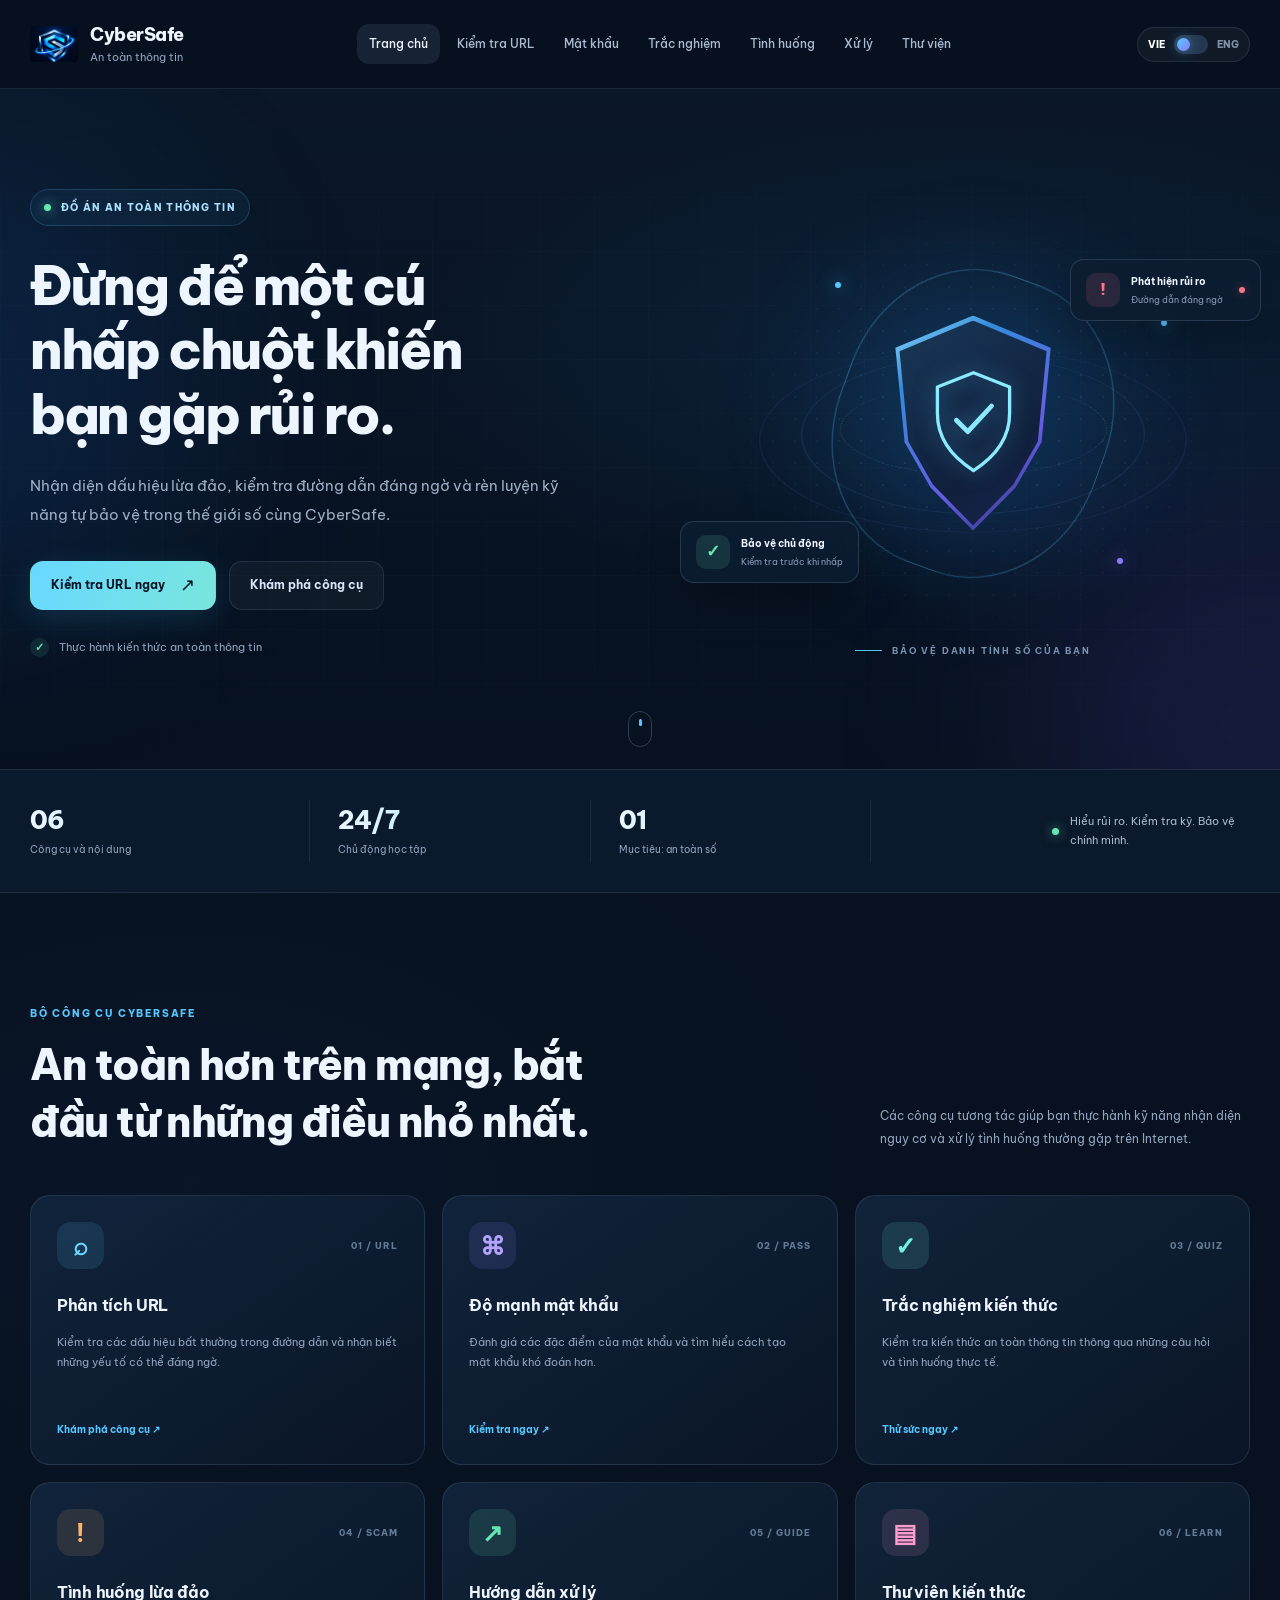
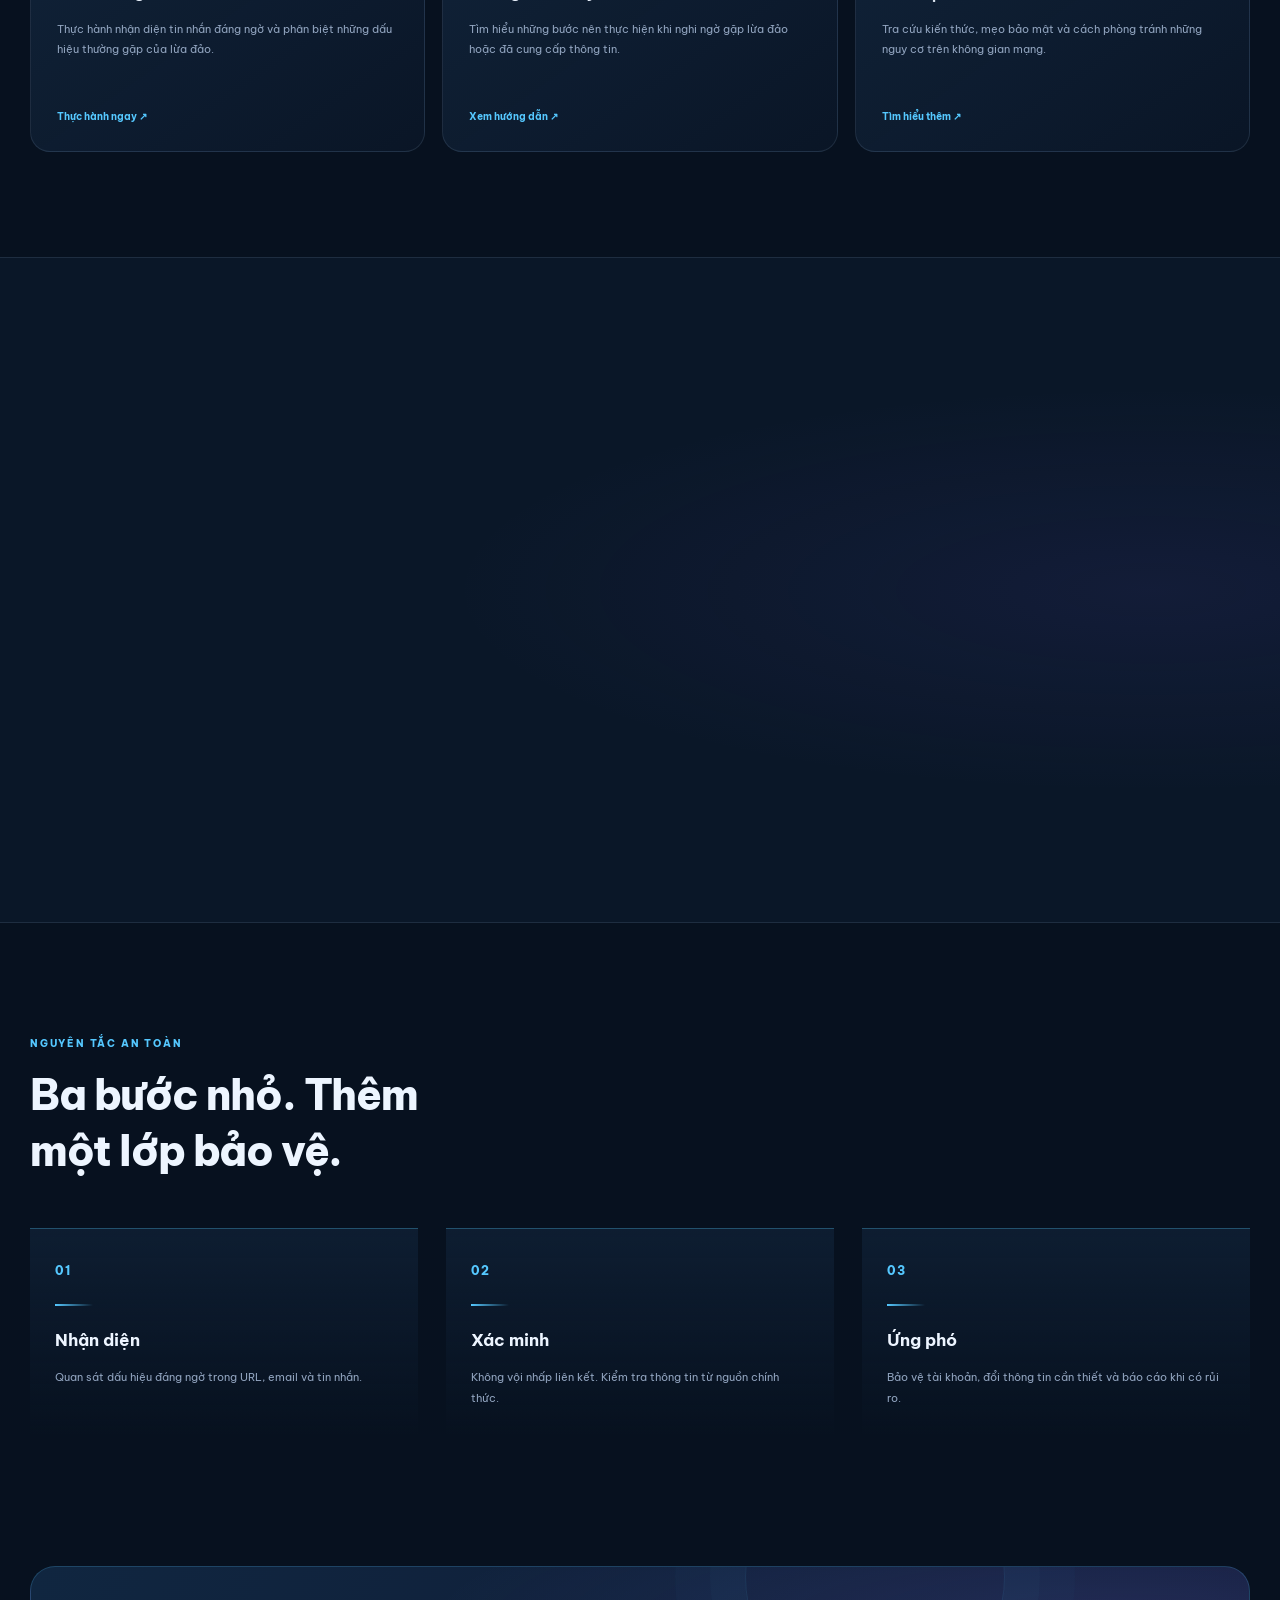
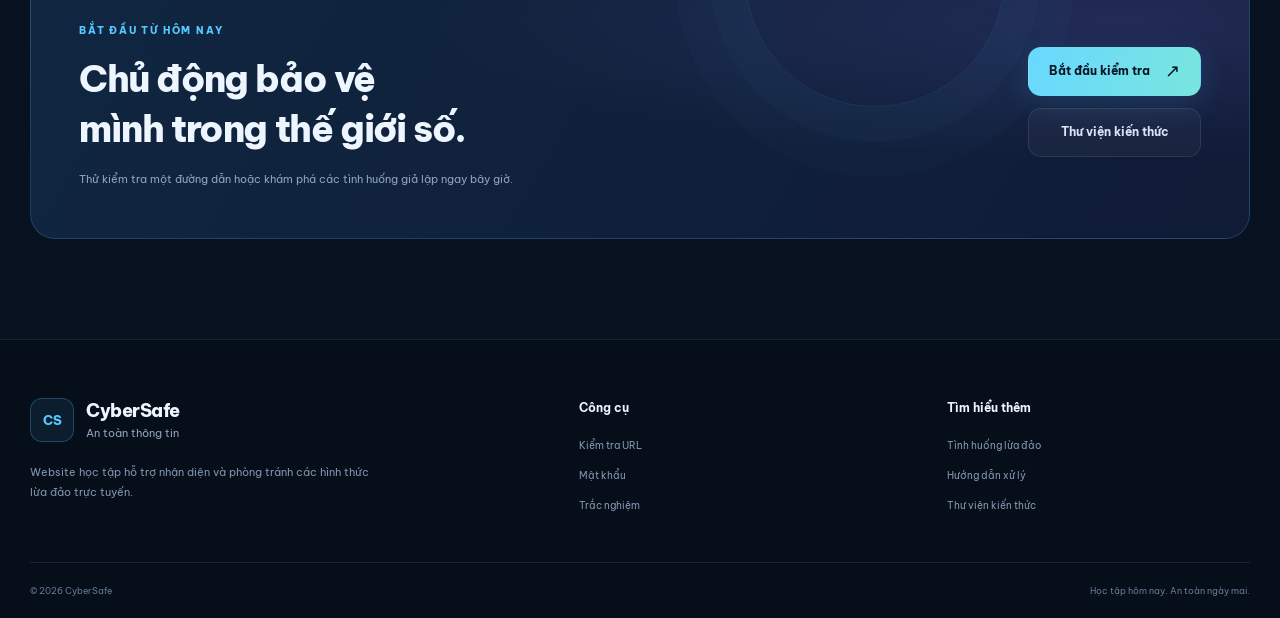
<file: index.html>
<!doctype html>
<html lang="vi">
  <head>
    <meta charset="UTF-8" />
    <meta name="viewport" content="width=device-width, initial-scale=1.0" />
    <meta name="theme-color" content="#07111f" />
    <meta
      name="description"
      content="CyberSafe - Nền tảng thực hành nhận diện lừa đảo trực tuyến và nâng cao kiến thức an toàn thông tin."
    />
    <title>CyberSafe | Bảo vệ bạn trên không gian số</title>
    <link rel="icon" type="image/png" href="img/cypersafe-logo.png" />
    <link rel="preconnect" href="https://fonts.googleapis.com" />
    <link rel="preconnect" href="https://fonts.gstatic.com" crossorigin />
    <link
      href="https://fonts.googleapis.com/css2?family=Be+Vietnam+Pro:wght@400;500;600;700;800&display=swap"
      rel="stylesheet"
    />
    <link rel="stylesheet" href="css/style.css" />
  </head>

  <body>
    <div class="cursor-glow" id="cursorGlow"></div>

    <header class="site-header">
      <div class="container nav-wrap">
        <a href="index.html" class="brand">
          <img
            class="brand-logo"
            src="img/cypersafe-logo.png"
            alt="CyberSafe"
            onerror="
              this.hidden = true;
              this.nextElementSibling.hidden = false;
            "
          />
          <span class="brand-fallback" hidden>CS</span>

          <span class="brand-copy">
            <strong>CyberSafe</strong>
            <small data-vi="An toàn thông tin" data-en="Information Security"
              >An toàn thông tin</small
            >
          </span>
        </a>

        <button
          class="nav-toggle"
          id="navToggle"
          type="button"
          aria-label="Mở menu"
          aria-expanded="false"
        >
          <span></span>
          <span></span>
          <span></span>
        </button>

        <nav class="site-nav" id="siteNav">
          <a href="index.html" class="active" data-vi="Trang chủ" data-en="Home"
            >Trang chủ</a
          >
          <a
            href="kiem-tra-url.html"
            data-vi="Kiểm tra URL"
            data-en="URL Checker"
            >Kiểm tra URL</a
          >
          <a href="kiem-tra-mat-khau.html" data-vi="Mật khẩu" data-en="Password"
            >Mật khẩu</a
          >
          <a href="trac-nghiem.html" data-vi="Trắc nghiệm" data-en="Quiz"
            >Trắc nghiệm</a
          >
          <a
            href="tinh-huong-lua-dao.html"
            data-vi="Tình huống"
            data-en="Scam Cases"
            >Tình huống</a
          >
          <a
            href="huong-dan-xu-ly.html"
            data-vi="Xử lý"
            data-en="Response Guide"
            >Xử lý</a
          >
          <a
            href="thu-vien-kien-thuc.html"
            data-vi="Thư viện"
            data-en="Knowledge"
            >Thư viện</a
          >
        </nav>

        <button
          class="lang-switch"
          id="langSwitch"
          type="button"
          data-lang="vi"
          aria-label="Chuyển đổi ngôn ngữ"
        >
          <span class="lang-label active">VIE</span>
          <span class="lang-track">
            <span class="lang-knob" id="langKnob"></span>
          </span>
          <span class="lang-label">ENG</span>
        </button>
      </div>
    </header>

    <main>
      <section class="hero">
        <div class="hero-grid"></div>
        <div class="hero-glow hero-glow-one"></div>
        <div class="hero-glow hero-glow-two"></div>

        <div class="container hero-inner">
          <div class="hero-text reveal">
            <div class="badge">
              <span class="status-dot"></span>
              <span
                data-vi="ĐỒ ÁN AN TOÀN THÔNG TIN"
                data-en="INFORMATION SECURITY PROJECT"
                >ĐỒ ÁN AN TOÀN THÔNG TIN</span
              >
            </div>

            <h1
              data-vi="Đừng để một cú nhấp chuột khiến bạn gặp rủi ro."
              data-en="One click should never put you at risk."
            >
              Đừng để một cú nhấp chuột khiến bạn gặp rủi ro.
            </h1>

            <p
              class="hero-description"
              data-vi="Nhận diện dấu hiệu lừa đảo, kiểm tra đường dẫn đáng ngờ và rèn luyện kỹ năng tự bảo vệ trong thế giới số cùng CyberSafe."
              data-en="Identify scam signals, check suspicious links, and build your digital self-protection skills with CyberSafe."
            >
              Nhận diện dấu hiệu lừa đảo, kiểm tra đường dẫn đáng ngờ và rèn
              luyện kỹ năng tự bảo vệ trong thế giới số cùng CyberSafe.
            </p>

            <div class="hero-actions">
              <a href="kiem-tra-url.html" class="btn btn-primary">
                <span data-vi="Kiểm tra URL ngay" data-en="Check a URL"
                  >Kiểm tra URL ngay</span
                >
                <span class="btn-arrow">↗</span>
              </a>

              <a href="#tools" class="btn btn-secondary">
                <span data-vi="Khám phá công cụ" data-en="Explore tools"
                  >Khám phá công cụ</span
                >
              </a>
            </div>

            <div class="hero-proof">
              <span class="proof-icon">✓</span>
              <span
                data-vi="Thực hành kiến thức an toàn thông tin"
                data-en="Practice information security skills"
              >
                Thực hành kiến thức an toàn thông tin
              </span>
            </div>
          </div>

          <div class="hero-visual reveal">
            <div class="visual-grid"></div>
            <div class="orbit orbit-one"></div>
            <div class="orbit orbit-two"></div>
            <div class="orbit orbit-three"></div>

            <div class="visual-particle particle-one"></div>
            <div class="visual-particle particle-two"></div>
            <div class="visual-particle particle-three"></div>
            <div class="visual-particle particle-four"></div>

            <div class="shield-wrap">
              <div class="shield-aura"></div>

              <div class="shield-core">
                <svg
                  viewBox="0 0 100 115"
                  class="shield-symbol"
                  aria-hidden="true"
                >
                  <path
                    d="M50 5 L88 20 V48 C88 75 72 94 50 108 C28 94 12 75 12 48 V20 Z"
                    fill="none"
                    stroke="currentColor"
                    stroke-width="3.5"
                    stroke-linejoin="round"
                  />
                  <path
                    d="M32 55 L44 67 L69 40"
                    fill="none"
                    stroke="currentColor"
                    stroke-width="5"
                    stroke-linecap="round"
                    stroke-linejoin="round"
                  />
                </svg>
              </div>

              <div class="shield-ring"></div>
            </div>

            <div class="floating-card threat-card">
              <span class="floating-icon danger-icon">!</span>
              <span class="floating-copy">
                <strong data-vi="Phát hiện rủi ro" data-en="Risk detected"
                  >Phát hiện rủi ro</strong
                >
                <small data-vi="Đường dẫn đáng ngờ" data-en="Suspicious URL"
                  >Đường dẫn đáng ngờ</small
                >
              </span>
              <span class="mini-status danger-status"></span>
            </div>

            <div class="floating-card safe-card">
              <span class="floating-icon safe-icon">✓</span>
              <span class="floating-copy">
                <strong data-vi="Bảo vệ chủ động" data-en="Proactive protection"
                  >Bảo vệ chủ động</strong
                >
                <small
                  data-vi="Kiểm tra trước khi nhấp"
                  data-en="Check before clicking"
                  >Kiểm tra trước khi nhấp</small
                >
              </span>
            </div>

            <div class="visual-caption">
              <span class="caption-line"></span>
              <span
                data-vi="BẢO VỆ DANH TÍNH SỐ CỦA BẠN"
                data-en="PROTECT YOUR DIGITAL IDENTITY"
              >
                BẢO VỆ DANH TÍNH SỐ CỦA BẠN
              </span>
            </div>
          </div>
        </div>

        <a href="#overview" class="scroll-indicator" aria-label="Cuộn xuống">
          <span></span>
        </a>
      </section>

      <section class="stats-section" id="overview">
        <div class="container stats-grid">
          <div class="stat-item reveal">
            <strong>06</strong>
            <span data-vi="Công cụ và nội dung" data-en="Tools and resources"
              >Công cụ và nội dung</span
            >
          </div>

          <div class="stat-item reveal">
            <strong>24/7</strong>
            <span data-vi="Chủ động học tập" data-en="Learn at your pace"
              >Chủ động học tập</span
            >
          </div>

          <div class="stat-item reveal">
            <strong>01</strong>
            <span data-vi="Mục tiêu: an toàn số" data-en="Goal: digital safety"
              >Mục tiêu: an toàn số</span
            >
          </div>

          <div class="stat-note reveal">
            <span class="status-dot"></span>
            <p
              data-vi="Hiểu rủi ro. Kiểm tra kỹ. Bảo vệ chính mình."
              data-en="Understand risks. Verify carefully. Protect yourself."
            >
              Hiểu rủi ro. Kiểm tra kỹ. Bảo vệ chính mình.
            </p>
          </div>
        </div>
      </section>

      <section class="section tools-section" id="tools">
        <div class="container">
          <div class="section-heading reveal">
            <div>
              <span
                class="section-kicker"
                data-vi="BỘ CÔNG CỤ CYBERSAFE"
                data-en="THE CYBERSAFE TOOLKIT"
              >
                BỘ CÔNG CỤ CYBERSAFE
              </span>
              <h2
                data-vi="An toàn hơn trên mạng, bắt đầu từ những điều nhỏ nhất."
                data-en="A safer digital life starts with small steps."
              >
                An toàn hơn trên mạng, bắt đầu từ những điều nhỏ nhất.
              </h2>
            </div>

            <p
              data-vi="Các công cụ tương tác giúp bạn thực hành kỹ năng nhận diện nguy cơ và xử lý tình huống thường gặp trên Internet."
              data-en="Interactive tools help you practice identifying risks and responding to common online threats."
            >
              Các công cụ tương tác giúp bạn thực hành kỹ năng nhận diện nguy cơ
              và xử lý tình huống thường gặp trên Internet.
            </p>
          </div>

          <div class="tools-grid">
            <a href="kiem-tra-url.html" class="tool-card reveal">
              <div class="tool-card-top">
                <span class="tool-icon icon-blue">⌕</span>
                <span class="tool-number">01 / URL</span>
              </div>
              <h3 data-vi="Phân tích URL" data-en="URL Analysis">
                Phân tích URL
              </h3>
              <p
                data-vi="Kiểm tra các dấu hiệu bất thường trong đường dẫn và nhận biết những yếu tố có thể đáng ngờ."
                data-en="Inspect unusual link patterns and identify signals that may indicate a suspicious URL."
              >
                Kiểm tra các dấu hiệu bất thường trong đường dẫn và nhận biết
                những yếu tố có thể đáng ngờ.
              </p>
              <span
                class="tool-link"
                data-vi="Khám phá công cụ ↗"
                data-en="Explore tool ↗"
                >Khám phá công cụ ↗</span
              >
            </a>

            <a href="kiem-tra-mat-khau.html" class="tool-card reveal">
              <div class="tool-card-top">
                <span class="tool-icon icon-purple">⌘</span>
                <span class="tool-number">02 / PASS</span>
              </div>
              <h3 data-vi="Độ mạnh mật khẩu" data-en="Password Strength">
                Độ mạnh mật khẩu
              </h3>
              <p
                data-vi="Đánh giá các đặc điểm của mật khẩu và tìm hiểu cách tạo mật khẩu khó đoán hơn."
                data-en="Evaluate password characteristics and learn how to create stronger, harder-to-guess passwords."
              >
                Đánh giá các đặc điểm của mật khẩu và tìm hiểu cách tạo mật khẩu
                khó đoán hơn.
              </p>
              <span
                class="tool-link"
                data-vi="Kiểm tra ngay ↗"
                data-en="Check now ↗"
                >Kiểm tra ngay ↗</span
              >
            </a>

            <a href="trac-nghiem.html" class="tool-card reveal">
              <div class="tool-card-top">
                <span class="tool-icon icon-cyan">✓</span>
                <span class="tool-number">03 / QUIZ</span>
              </div>
              <h3 data-vi="Trắc nghiệm kiến thức" data-en="Security Quiz">
                Trắc nghiệm kiến thức
              </h3>
              <p
                data-vi="Kiểm tra kiến thức an toàn thông tin thông qua những câu hỏi và tình huống thực tế."
                data-en="Test your information security knowledge with questions and practical scenarios."
              >
                Kiểm tra kiến thức an toàn thông tin thông qua những câu hỏi và
                tình huống thực tế.
              </p>
              <span
                class="tool-link"
                data-vi="Thử sức ngay ↗"
                data-en="Take the quiz ↗"
                >Thử sức ngay ↗</span
              >
            </a>

            <a href="tinh-huong-lua-dao.html" class="tool-card reveal">
              <div class="tool-card-top">
                <span class="tool-icon icon-orange">!</span>
                <span class="tool-number">04 / SCAM</span>
              </div>
              <h3 data-vi="Tình huống lừa đảo" data-en="Scam Simulations">
                Tình huống lừa đảo
              </h3>
              <p
                data-vi="Thực hành nhận diện tin nhắn đáng ngờ và phân biệt những dấu hiệu thường gặp của lừa đảo."
                data-en="Practice spotting suspicious messages and recognizing common scam indicators."
              >
                Thực hành nhận diện tin nhắn đáng ngờ và phân biệt những dấu
                hiệu thường gặp của lừa đảo.
              </p>
              <span
                class="tool-link"
                data-vi="Thực hành ngay ↗"
                data-en="Practice now ↗"
                >Thực hành ngay ↗</span
              >
            </a>

            <a href="huong-dan-xu-ly.html" class="tool-card reveal">
              <div class="tool-card-top">
                <span class="tool-icon icon-green">↗</span>
                <span class="tool-number">05 / GUIDE</span>
              </div>
              <h3 data-vi="Hướng dẫn xử lý" data-en="Response Guide">
                Hướng dẫn xử lý
              </h3>
              <p
                data-vi="Tìm hiểu những bước nên thực hiện khi nghi ngờ gặp lừa đảo hoặc đã cung cấp thông tin."
                data-en="Learn what to do if you suspect a scam or have already shared sensitive information."
              >
                Tìm hiểu những bước nên thực hiện khi nghi ngờ gặp lừa đảo hoặc
                đã cung cấp thông tin.
              </p>
              <span
                class="tool-link"
                data-vi="Xem hướng dẫn ↗"
                data-en="Read the guide ↗"
                >Xem hướng dẫn ↗</span
              >
            </a>

            <a href="thu-vien-kien-thuc.html" class="tool-card reveal">
              <div class="tool-card-top">
                <span class="tool-icon icon-pink">▤</span>
                <span class="tool-number">06 / LEARN</span>
              </div>
              <h3 data-vi="Thư viện kiến thức" data-en="Knowledge Library">
                Thư viện kiến thức
              </h3>
              <p
                data-vi="Tra cứu kiến thức, mẹo bảo mật và cách phòng tránh những nguy cơ trên không gian mạng."
                data-en="Explore security knowledge, practical tips, and ways to prevent online threats."
              >
                Tra cứu kiến thức, mẹo bảo mật và cách phòng tránh những nguy cơ
                trên không gian mạng.
              </p>
              <span
                class="tool-link"
                data-vi="Tìm hiểu thêm ↗"
                data-en="Learn more ↗"
                >Tìm hiểu thêm ↗</span
              >
            </a>
          </div>
        </div>
      </section>

      <section class="risk-section">
        <div class="container risk-grid">
          <div class="risk-content reveal">
            <span
              class="section-kicker"
              data-vi="NHẬN DIỆN NGUY CƠ"
              data-en="RECOGNIZE THE RISK"
            >
              NHẬN DIỆN NGUY CƠ
            </span>

            <h2
              data-vi="Một tin nhắn có thể trông rất đáng tin. Nhưng bạn đã kiểm tra chưa?"
              data-en="A message can look convincing. But have you verified it?"
            >
              Một tin nhắn có thể trông rất đáng tin. Nhưng bạn đã kiểm tra
              chưa?
            </h2>

            <p
              data-vi="Kẻ lừa đảo thường tạo cảm giác khẩn cấp, giả danh tổ chức quen thuộc hoặc yêu cầu cung cấp thông tin nhạy cảm. Hãy dừng lại và xác minh trước khi hành động."
              data-en="Scammers often create urgency, impersonate familiar organizations, or request sensitive information. Pause and verify before taking action."
            >
              Kẻ lừa đảo thường tạo cảm giác khẩn cấp, giả danh tổ chức quen
              thuộc hoặc yêu cầu cung cấp thông tin nhạy cảm. Hãy dừng lại và
              xác minh trước khi hành động.
            </p>

            <a href="tinh-huong-lua-dao.html" class="text-link">
              <span
                data-vi="Thử nhận diện tình huống"
                data-en="Try a scam scenario"
                >Thử nhận diện tình huống</span
              >
              <span>↗</span>
            </a>
          </div>

          <div class="message-demo reveal">
            <div class="message-window">
              <div class="message-top">
                <div class="message-avatar">?</div>
                <div class="message-sender">
                  <strong data-vi="Tin nhắn minh họa" data-en="Sample message"
                    >Tin nhắn minh họa</strong
                  >
                  <small
                    data-vi="Tình huống giả lập để học tập"
                    data-en="Simulated learning scenario"
                    >Tình huống giả lập để học tập</small
                  >
                </div>
                <span class="message-dots">•••</span>
              </div>

              <div class="message-body">
                <span
                  class="message-tag"
                  data-vi="VÍ DỤ GIẢ LẬP"
                  data-en="SIMULATED EXAMPLE"
                  >VÍ DỤ GIẢ LẬP</span
                >
                <p
                  data-vi="Tài khoản của bạn cần được xác minh ngay. Hãy truy cập đường dẫn bên dưới để tránh bị gián đoạn dịch vụ."
                  data-en="Your account needs immediate verification. Visit the link below to avoid service interruption."
                >
                  Tài khoản của bạn cần được xác minh ngay. Hãy truy cập đường
                  dẫn bên dưới để tránh bị gián đoạn dịch vụ.
                </p>

                <div class="fake-link">
                  <span class="link-symbol">↗</span>
                  <span>verify-account.example.invalid</span>
                </div>

                <div class="warning-list">
                  <div>
                    <span class="warning-mark">!</span>
                    <span
                      data-vi="Tạo cảm giác khẩn cấp"
                      data-en="Creates urgency"
                      >Tạo cảm giác khẩn cấp</span
                    >
                  </div>
                  <div>
                    <span class="warning-mark">!</span>
                    <span
                      data-vi="Yêu cầu xác minh qua liên kết"
                      data-en="Requests verification via a link"
                      >Yêu cầu xác minh qua liên kết</span
                    >
                  </div>
                  <div>
                    <span class="warning-mark">!</span>
                    <span
                      data-vi="Cần xác minh nguồn gửi"
                      data-en="Sender needs verification"
                      >Cần xác minh nguồn gửi</span
                    >
                  </div>
                </div>
              </div>

              <div class="message-bottom">
                <span class="status-dot danger-status"></span>
                <span
                  data-vi="Ví dụ phục vụ mục đích giáo dục"
                  data-en="For educational purposes"
                  >Ví dụ phục vụ mục đích giáo dục</span
                >
              </div>
            </div>
          </div>
        </div>
      </section>

      <section class="section process-section">
        <div class="container">
          <div class="section-heading reveal">
            <div>
              <span
                class="section-kicker"
                data-vi="NGUYÊN TẮC AN TOÀN"
                data-en="SAFETY PRINCIPLES"
              >
                NGUYÊN TẮC AN TOÀN
              </span>
              <h2
                data-vi="Ba bước nhỏ. Thêm một lớp bảo vệ."
                data-en="Three simple steps. One stronger layer of protection."
              >
                Ba bước nhỏ. Thêm một lớp bảo vệ.
              </h2>
            </div>
          </div>

          <div class="process-grid">
            <div class="process-item reveal">
              <span class="process-number">01</span>
              <div class="process-line"></div>
              <h3 data-vi="Nhận diện" data-en="Recognize">Nhận diện</h3>
              <p
                data-vi="Quan sát dấu hiệu đáng ngờ trong URL, email và tin nhắn."
                data-en="Look for suspicious signals in URLs, emails, and messages."
              >
                Quan sát dấu hiệu đáng ngờ trong URL, email và tin nhắn.
              </p>
            </div>

            <div class="process-item reveal">
              <span class="process-number">02</span>
              <div class="process-line"></div>
              <h3 data-vi="Xác minh" data-en="Verify">Xác minh</h3>
              <p
                data-vi="Không vội nhấp liên kết. Kiểm tra thông tin từ nguồn chính thức."
                data-en="Do not rush to click. Verify information through official sources."
              >
                Không vội nhấp liên kết. Kiểm tra thông tin từ nguồn chính thức.
              </p>
            </div>

            <div class="process-item reveal">
              <span class="process-number">03</span>
              <div class="process-line"></div>
              <h3 data-vi="Ứng phó" data-en="Respond">Ứng phó</h3>
              <p
                data-vi="Bảo vệ tài khoản, đổi thông tin cần thiết và báo cáo khi có rủi ro."
                data-en="Secure accounts, change necessary credentials, and report incidents."
              >
                Bảo vệ tài khoản, đổi thông tin cần thiết và báo cáo khi có rủi
                ro.
              </p>
            </div>
          </div>
        </div>
      </section>

      <section class="section cta-section">
        <div class="container">
          <div class="cta-box reveal">
            <div class="cta-decoration"></div>

            <div class="cta-content">
              <span
                class="section-kicker"
                data-vi="BẮT ĐẦU TỪ HÔM NAY"
                data-en="START TODAY"
              >
                BẮT ĐẦU TỪ HÔM NAY
              </span>

              <h2
                data-vi="Chủ động bảo vệ mình trong thế giới số."
                data-en="Take control of your digital safety."
              >
                Chủ động bảo vệ mình trong thế giới số.
              </h2>

              <p
                data-vi="Thử kiểm tra một đường dẫn hoặc khám phá các tình huống giả lập ngay bây giờ."
                data-en="Check a link or explore a simulated scam scenario right now."
              >
                Thử kiểm tra một đường dẫn hoặc khám phá các tình huống giả lập
                ngay bây giờ.
              </p>
            </div>

            <div class="cta-actions">
              <a href="kiem-tra-url.html" class="btn btn-primary">
                <span data-vi="Bắt đầu kiểm tra" data-en="Start checking"
                  >Bắt đầu kiểm tra</span
                >
                <span class="btn-arrow">↗</span>
              </a>

              <a href="thu-vien-kien-thuc.html" class="btn btn-secondary">
                <span data-vi="Thư viện kiến thức" data-en="Knowledge library"
                  >Thư viện kiến thức</span
                >
              </a>
            </div>
          </div>
        </div>
      </section>
    </main>

    <footer class="site-footer">
      <div class="container footer-grid">
        <div class="footer-brand">
          <a href="index.html" class="brand">
            <span class="footer-mark">CS</span>
            <span class="brand-copy">
              <strong>CyberSafe</strong>
              <small data-vi="An toàn thông tin" data-en="Information Security"
                >An toàn thông tin</small
              >
            </span>
          </a>

          <p
            data-vi="Website học tập hỗ trợ nhận diện và phòng tránh các hình thức lừa đảo trực tuyến."
            data-en="An educational website that helps users identify and prevent online scams."
          >
            Website học tập hỗ trợ nhận diện và phòng tránh các hình thức lừa
            đảo trực tuyến.
          </p>
        </div>

        <div class="footer-column">
          <h4 data-vi="Công cụ" data-en="Tools">Công cụ</h4>
          <a
            href="kiem-tra-url.html"
            data-vi="Kiểm tra URL"
            data-en="URL Checker"
            >Kiểm tra URL</a
          >
          <a href="kiem-tra-mat-khau.html" data-vi="Mật khẩu" data-en="Password"
            >Mật khẩu</a
          >
          <a href="trac-nghiem.html" data-vi="Trắc nghiệm" data-en="Quiz"
            >Trắc nghiệm</a
          >
        </div>

        <div class="footer-column">
          <h4 data-vi="Tìm hiểu thêm" data-en="Learn more">Tìm hiểu thêm</h4>
          <a
            href="tinh-huong-lua-dao.html"
            data-vi="Tình huống lừa đảo"
            data-en="Scam scenarios"
            >Tình huống lừa đảo</a
          >
          <a
            href="huong-dan-xu-ly.html"
            data-vi="Hướng dẫn xử lý"
            data-en="Response guide"
            >Hướng dẫn xử lý</a
          >
          <a
            href="thu-vien-kien-thuc.html"
            data-vi="Thư viện kiến thức"
            data-en="Knowledge library"
            >Thư viện kiến thức</a
          >
        </div>
      </div>

      <div class="container footer-bottom">
        <span>© 2026 CyberSafe</span>
        <span
          data-vi="Học tập hôm nay. An toàn ngày mai."
          data-en="Learn today. Stay safer tomorrow."
        >
          Học tập hôm nay. An toàn ngày mai.
        </span>
      </div>
    </footer>

    <script>
      document.addEventListener("DOMContentLoaded", function () {
        const body = document.body;
        const langSwitch = document.getElementById("langSwitch");
        const navToggle = document.getElementById("navToggle");
        const siteNav = document.getElementById("siteNav");
        const cursorGlow = document.getElementById("cursorGlow");

        function setLanguage(language) {
          document.documentElement.lang = language;

          document
            .querySelectorAll("[data-vi][data-en]")
            .forEach(function (element) {
              const translatedText =
                language === "en"
                  ? element.getAttribute("data-en")
                  : element.getAttribute("data-vi");

              if (translatedText !== null) {
                element.textContent = translatedText;
              }
            });

          langSwitch.dataset.lang = language;

          langSwitch
            .querySelectorAll(".lang-label")
            .forEach(function (label, index) {
              label.classList.toggle(
                "active",
                (language === "vi" && index === 0) ||
                  (language === "en" && index === 1),
              );
            });

          document.title =
            language === "en"
              ? "CyberSafe | Protect Yourself Online"
              : "CyberSafe | Bảo vệ bạn trên không gian số";
        }

        langSwitch.addEventListener("click", function () {
          const nextLanguage = langSwitch.dataset.lang === "vi" ? "en" : "vi";
          setLanguage(nextLanguage);
        });

        navToggle.addEventListener("click", function () {
          const isOpen = siteNav.classList.toggle("open");
          navToggle.classList.toggle("open", isOpen);
          navToggle.setAttribute("aria-expanded", String(isOpen));
        });

        siteNav.querySelectorAll("a").forEach(function (link) {
          link.addEventListener("click", function () {
            siteNav.classList.remove("open");
            navToggle.classList.remove("open");
            navToggle.setAttribute("aria-expanded", "false");
          });
        });

        document.querySelectorAll('a[href^="#"]').forEach(function (link) {
          link.addEventListener("click", function (event) {
            const targetId = link.getAttribute("href");

            if (targetId.length > 1) {
              const target = document.querySelector(targetId);

              if (target) {
                event.preventDefault();
                target.scrollIntoView({
                  behavior: "smooth",
                  block: "start",
                });
              }
            }
          });
        });

        if (cursorGlow && window.matchMedia("(pointer: fine)").matches) {
          document.addEventListener("mousemove", function (event) {
            cursorGlow.style.left = event.clientX + "px";
            cursorGlow.style.top = event.clientY + "px";
            cursorGlow.classList.add("active");
          });
        }

        const revealElements = document.querySelectorAll(".reveal");

        if ("IntersectionObserver" in window) {
          body.classList.add("js-ready");

          const revealObserver = new IntersectionObserver(
            function (entries, observer) {
              entries.forEach(function (entry) {
                if (entry.isIntersecting) {
                  entry.target.classList.add("is-visible");
                  observer.unobserve(entry.target);
                }
              });
            },
            {
              threshold: 0.08,
              rootMargin: "0px 0px 40px 0px",
            },
          );

          revealElements.forEach(function (element) {
            revealObserver.observe(element);
          });

          document
            .querySelectorAll(".hero .reveal")
            .forEach(function (element) {
              element.classList.add("is-visible");
            });
        } else {
          revealElements.forEach(function (element) {
            element.classList.add("is-visible");
          });
        }

        setLanguage("vi");
      });
    </script>
  </body>
</html>
</file>
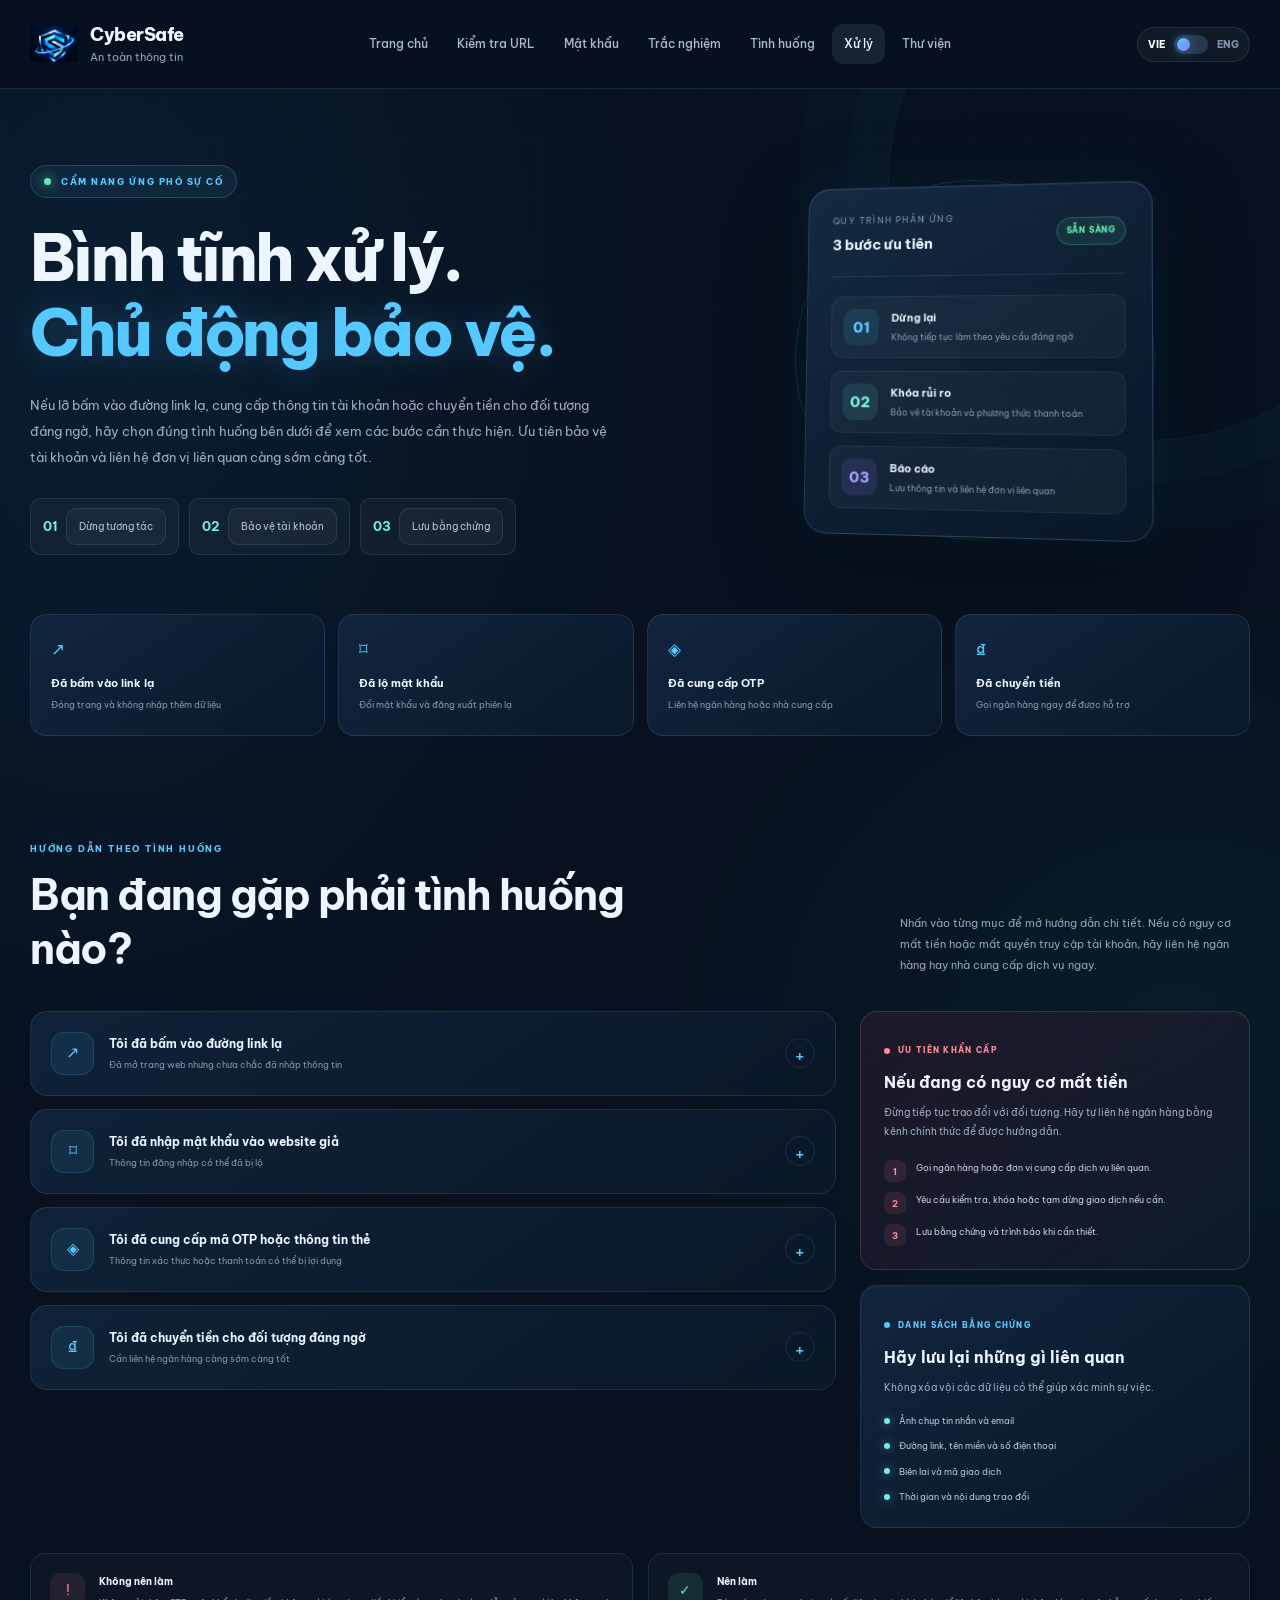
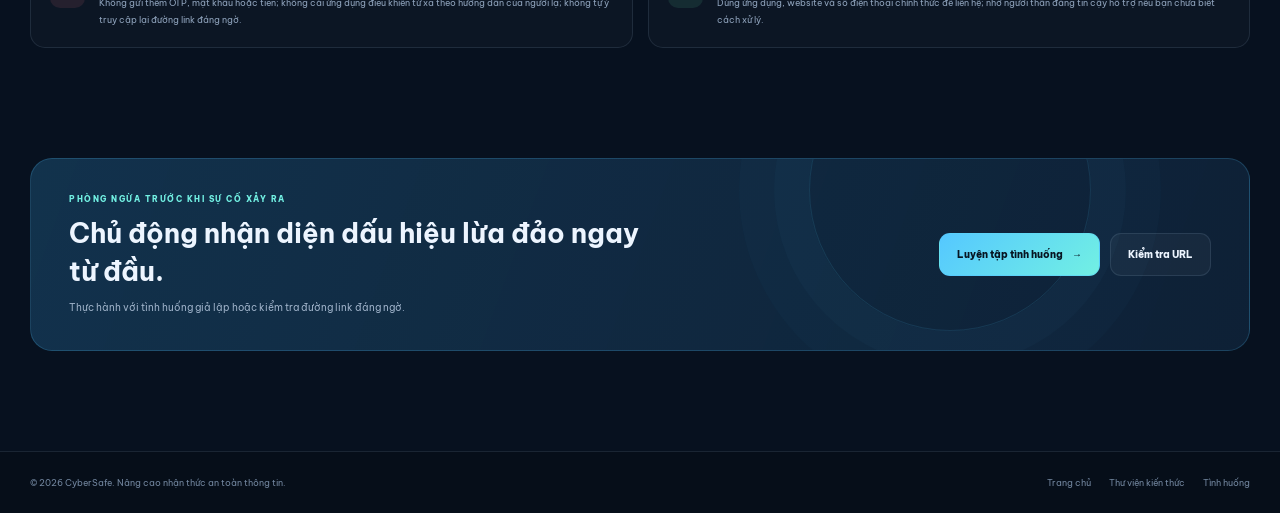
<file: huong-dan-xu-ly.html>
<!doctype html>
<html lang="vi">
  <head>
    <meta charset="UTF-8" />
    <meta name="viewport" content="width=device-width, initial-scale=1.0" />
    <meta
      name="description"
      content="Hướng dẫn các bước ứng phó khi gặp lừa đảo trực tuyến và sự cố an toàn thông tin."
    />
    <title>CyberSafe | Hướng dẫn xử lý</title>
    <link rel="icon" type="image/png" href="img/cypersafe-logo.png" />
    <link rel="preconnect" href="https://fonts.googleapis.com" />
    <link rel="preconnect" href="https://fonts.gstatic.com" crossorigin />
    <link
      href="https://fonts.googleapis.com/css2?family=Be+Vietnam+Pro:wght@400;500;600;700;800&display=swap"
      rel="stylesheet"
    />
    <link rel="stylesheet" href="css/style.css" />
    <style>
      .guide-page {
        overflow: hidden;
        background:
          radial-gradient(
            ellipse at 8% 12%,
            rgba(36, 133, 207, 0.1),
            transparent 34%
          ),
          radial-gradient(
            ellipse at 92% 48%,
            rgba(47, 210, 191, 0.055),
            transparent 32%
          ),
          var(--bg);
      }

      .guide-hero {
        position: relative;
        min-height: 510px;
        display: flex;
        align-items: center;
        padding: 76px 0 84px;
        isolation: isolate;
      }

      .guide-hero::before,
      .guide-hero::after {
        position: absolute;
        z-index: -1;
        content: "";
        pointer-events: none;
      }

      .guide-hero::before {
        inset: 0;
        opacity: 0.24;
        background-image:
          linear-gradient(rgba(133, 178, 220, 0.08) 1px, transparent 1px),
          linear-gradient(90deg, rgba(133, 178, 220, 0.08) 1px, transparent 1px);
        background-size: 54px 54px;
        mask-image: linear-gradient(to bottom, black, transparent 90%);
      }

      .guide-hero::after {
        width: 520px;
        height: 520px;
        top: -170px;
        right: -130px;
        border: 1px solid rgba(85, 200, 255, 0.09);
        border-radius: 50%;
        box-shadow:
          0 0 0 42px rgba(85, 200, 255, 0.018),
          0 0 0 90px rgba(85, 200, 255, 0.014);
      }

      .guide-hero-grid {
        display: grid;
        grid-template-columns: minmax(0, 1.05fr) minmax(360px, 0.95fr);
        align-items: center;
        gap: 60px;
      }

      .guide-eyebrow {
        display: inline-flex;
        align-items: center;
        gap: 10px;
        margin-bottom: 23px;
        padding: 8px 13px;
        border: 1px solid rgba(85, 200, 255, 0.22);
        border-radius: 40px;
        background: rgba(85, 200, 255, 0.07);
        color: var(--blue);
        font-size: 9px;
        font-weight: 800;
        letter-spacing: 1.5px;
        text-transform: uppercase;
      }

      .guide-eyebrow i {
        width: 7px;
        height: 7px;
        border-radius: 50%;
        background: var(--green);
        box-shadow: 0 0 12px var(--green);
        animation: guideBlink 1.8s ease-in-out infinite;
      }

      .guide-hero h1 {
        max-width: 690px;
        margin-bottom: 22px;
        font-size: clamp(37px, 5.2vw, 64px);
        font-weight: 800;
        line-height: 1.16;
        letter-spacing: -2.6px;
        text-wrap: balance;
      }

      .guide-hero h1 span {
        color: var(--blue);
        text-shadow: 0 0 35px rgba(85, 200, 255, 0.22);
      }

      .guide-hero-copy {
        max-width: 590px;
        color: #9aadc5;
        font-size: 13px;
        line-height: 2;
      }

      .guide-hero-tags {
        display: flex;
        flex-wrap: wrap;
        gap: 10px;
        margin-top: 28px;
      }

      .guide-hero-tags span {
        display: inline-flex;
        align-items: center;
        gap: 8px;
        padding: 9px 12px;
        border: 1px solid var(--border);
        border-radius: 10px;
        background: rgba(255, 255, 255, 0.035);
        color: #b5c5d9;
        font-size: 10px;
      }

      .guide-hero-tags b {
        color: var(--cyan);
        font-size: 13px;
      }

      .protocol-visual {
        position: relative;
        min-height: 370px;
        display: grid;
        place-items: center;
        perspective: 900px;
      }

      .protocol-orbit {
        position: absolute;
        width: 360px;
        height: 360px;
        border: 1px solid rgba(85, 200, 255, 0.15);
        border-radius: 50%;
        animation: guideOrbit 28s linear infinite;
      }

      .protocol-orbit::before,
      .protocol-orbit::after {
        position: absolute;
        content: "";
        border: 1px dashed rgba(114, 240, 227, 0.19);
        border-radius: 50%;
      }

      .protocol-orbit::before {
        inset: 28px;
      }

      .protocol-orbit::after {
        inset: 64px;
        border-color: rgba(139, 124, 255, 0.2);
      }

      .protocol-orbit span {
        position: absolute;
        top: 44px;
        right: 42px;
        width: 9px;
        height: 9px;
        border-radius: 50%;
        background: var(--cyan);
        box-shadow: 0 0 18px var(--cyan);
      }

      .protocol-card {
        position: relative;
        z-index: 2;
        width: min(100%, 350px);
        padding: 25px;
        border: 1px solid rgba(145, 190, 230, 0.2);
        border-radius: 23px;
        background: linear-gradient(
          145deg,
          rgba(21, 43, 68, 0.96),
          rgba(9, 23, 40, 0.94)
        );
        box-shadow:
          0 28px 90px rgba(0, 0, 0, 0.36),
          inset 0 1px rgba(255, 255, 255, 0.06),
          0 0 55px rgba(44, 153, 222, 0.1);
        transform: rotateY(-8deg) rotateX(3deg);
        animation: guideFloat 6s ease-in-out infinite;
      }

      .protocol-top {
        display: flex;
        align-items: center;
        justify-content: space-between;
        gap: 15px;
        padding-bottom: 19px;
        border-bottom: 1px solid var(--border);
      }

      .protocol-top small {
        display: block;
        color: #7f94ad;
        font-size: 9px;
        letter-spacing: 1.4px;
      }

      .protocol-top strong {
        display: block;
        margin-top: 5px;
        font-size: 15px;
      }

      .protocol-status {
        padding: 6px 9px;
        border: 1px solid rgba(101, 232, 178, 0.25);
        border-radius: 30px;
        background: rgba(101, 232, 178, 0.08);
        color: var(--green);
        font-size: 8px;
        font-weight: 800;
        letter-spacing: 0.8px;
      }

      .protocol-steps {
        display: grid;
        gap: 13px;
        margin-top: 20px;
      }

      .protocol-step {
        display: flex;
        align-items: center;
        gap: 13px;
        padding: 12px;
        border: 1px solid rgba(145, 190, 230, 0.09);
        border-radius: 13px;
        background: rgba(255, 255, 255, 0.035);
      }

      .protocol-step-icon {
        width: 37px;
        height: 37px;
        display: grid;
        place-items: center;
        flex-shrink: 0;
        border-radius: 11px;
        background: rgba(85, 200, 255, 0.1);
        color: var(--blue);
        font-size: 15px;
        font-weight: 800;
      }

      .protocol-step:nth-child(2) .protocol-step-icon {
        background: rgba(114, 240, 227, 0.1);
        color: var(--cyan);
      }

      .protocol-step:nth-child(3) .protocol-step-icon {
        background: rgba(139, 124, 255, 0.12);
        color: #a89cff;
      }

      .protocol-step strong {
        display: block;
        font-size: 11px;
      }

      .protocol-step small {
        display: block;
        margin-top: 3px;
        color: #8297b1;
        font-size: 9px;
      }

      .guide-summary {
        position: relative;
        z-index: 3;
        margin-top: -25px;
      }

      .guide-summary-grid {
        display: grid;
        grid-template-columns: repeat(4, minmax(0, 1fr));
        gap: 13px;
      }

      .guide-summary-card {
        min-height: 122px;
        padding: 20px;
        border: 1px solid var(--border);
        border-radius: 16px;
        background: linear-gradient(
          145deg,
          rgba(19, 39, 64, 0.92),
          rgba(10, 25, 43, 0.92)
        );
        transition:
          transform 0.3s ease,
          border-color 0.3s ease,
          box-shadow 0.3s ease;
      }

      .guide-summary-card:hover {
        transform: translateY(-6px);
        border-color: rgba(85, 200, 255, 0.34);
        box-shadow: 0 16px 35px rgba(0, 0, 0, 0.18);
      }

      .guide-summary-card span {
        display: block;
        margin-bottom: 11px;
        color: var(--blue);
        font-size: 17px;
      }

      .guide-summary-card strong {
        display: block;
        font-size: 11px;
        line-height: 1.6;
      }

      .guide-summary-card small {
        display: block;
        margin-top: 5px;
        color: #8498b2;
        font-size: 9px;
      }

      .guide-section {
        padding: 105px 0 80px;
      }

      .guide-section-heading {
        display: flex;
        align-items: flex-end;
        justify-content: space-between;
        gap: 35px;
        margin-bottom: 35px;
      }

      .guide-section-heading .kicker {
        display: block;
        margin-bottom: 12px;
        color: var(--blue);
        font-size: 9px;
        font-weight: 800;
        letter-spacing: 1.8px;
      }

      .guide-section-heading h2 {
        max-width: 650px;
        font-size: clamp(27px, 3.5vw, 42px);
        line-height: 1.28;
        letter-spacing: -1.5px;
      }

      .guide-section-heading p {
        max-width: 350px;
        color: var(--muted);
        font-size: 11px;
        line-height: 1.9;
      }

      .guide-layout {
        display: grid;
        grid-template-columns: minmax(0, 1.55fr) minmax(260px, 0.75fr);
        align-items: start;
        gap: 24px;
      }

      .guide-accordion-list {
        display: grid;
        gap: 13px;
      }

      .accordion-item {
        overflow: hidden;
        border: 1px solid var(--border);
        border-radius: 17px;
        background: linear-gradient(
          145deg,
          rgba(17, 36, 59, 0.9),
          rgba(10, 24, 41, 0.94)
        );
        transition:
          border-color 0.3s ease,
          box-shadow 0.3s ease,
          transform 0.3s ease;
      }

      .accordion-item:hover,
      .accordion-item.active {
        border-color: rgba(85, 200, 255, 0.3);
        box-shadow: 0 14px 34px rgba(0, 0, 0, 0.13);
      }

      .accordion-btn {
        width: 100%;
        display: flex;
        align-items: center;
        gap: 15px;
        padding: 20px;
        border: 0;
        background: transparent;
        color: var(--text);
        text-align: left;
        cursor: pointer;
      }

      .accordion-icon {
        width: 43px;
        height: 43px;
        display: grid;
        place-items: center;
        flex-shrink: 0;
        border: 1px solid rgba(85, 200, 255, 0.16);
        border-radius: 13px;
        background: rgba(85, 200, 255, 0.08);
        color: var(--blue);
        font-size: 16px;
      }

      .accordion-title {
        min-width: 0;
        flex: 1;
      }

      .accordion-title strong {
        display: block;
        font-size: 12px;
        line-height: 1.6;
      }

      .accordion-title small {
        display: block;
        margin-top: 4px;
        color: #8296af;
        font-size: 9px;
      }

      .accordion-toggle {
        width: 30px;
        height: 30px;
        display: grid;
        place-items: center;
        flex-shrink: 0;
        border: 1px solid var(--border);
        border-radius: 50%;
        color: var(--blue);
        font-size: 19px;
        transition:
          transform 0.3s ease,
          background 0.3s ease;
      }

      .accordion-item.active .accordion-toggle {
        transform: rotate(45deg);
        background: rgba(85, 200, 255, 0.1);
      }

      .accordion-content {
        max-height: 0;
        overflow: hidden;
        transition: max-height 0.55s cubic-bezier(0.2, 0.7, 0.2, 1);
      }

      .accordion-item.active .accordion-content {
        max-height: 760px;
      }

      .accordion-inner {
        padding: 0 23px 23px 78px;
      }

      .accordion-inner > p {
        margin-bottom: 16px;
        color: #a4b5ca;
        font-size: 10px;
        line-height: 1.9;
      }

      .response-list {
        display: grid;
        gap: 11px;
        list-style: none;
        counter-reset: response;
      }

      .response-list li {
        position: relative;
        min-height: 34px;
        padding-left: 42px;
        color: #c4d2e2;
        font-size: 10px;
        line-height: 1.8;
        counter-increment: response;
      }

      .response-list li::before {
        position: absolute;
        top: 0;
        left: 0;
        width: 27px;
        height: 27px;
        display: grid;
        place-items: center;
        border: 1px solid rgba(85, 200, 255, 0.19);
        border-radius: 9px;
        background: rgba(85, 200, 255, 0.08);
        color: var(--blue);
        content: counter(response, decimal-leading-zero);
        font-size: 8px;
        font-weight: 800;
      }

      .guide-sidebar {
        position: sticky;
        top: 112px;
        display: grid;
        gap: 15px;
      }

      .urgent-card,
      .evidence-card {
        padding: 23px;
        border: 1px solid var(--border);
        border-radius: 17px;
        background: linear-gradient(
          145deg,
          rgba(19, 39, 64, 0.92),
          rgba(9, 23, 40, 0.95)
        );
      }

      .urgent-card {
        border-color: rgba(255, 114, 136, 0.22);
        background: linear-gradient(
          145deg,
          rgba(72, 32, 51, 0.34),
          rgba(13, 27, 44, 0.96)
        );
      }

      .side-label {
        display: inline-flex;
        align-items: center;
        gap: 8px;
        margin-bottom: 13px;
        color: var(--blue);
        font-size: 8px;
        font-weight: 800;
        letter-spacing: 1.3px;
      }

      .urgent-card .side-label {
        color: #ff8b9e;
      }

      .side-label i {
        width: 6px;
        height: 6px;
        border-radius: 50%;
        background: currentColor;
      }

      .urgent-card h3,
      .evidence-card h3 {
        margin-bottom: 9px;
        font-size: 16px;
        line-height: 1.5;
      }

      .urgent-card > p,
      .evidence-card > p {
        color: #9aadc3;
        font-size: 10px;
        line-height: 1.9;
      }

      .urgent-actions {
        display: grid;
        gap: 10px;
        margin-top: 19px;
      }

      .urgent-action {
        display: flex;
        align-items: flex-start;
        gap: 10px;
        color: #c5d2e1;
        font-size: 9px;
        line-height: 1.7;
      }

      .urgent-action b {
        width: 22px;
        height: 22px;
        display: grid;
        place-items: center;
        flex-shrink: 0;
        border-radius: 7px;
        background: rgba(255, 114, 136, 0.11);
        color: #ff8b9e;
        font-size: 9px;
      }

      .evidence-list {
        display: grid;
        gap: 10px;
        margin-top: 16px;
        list-style: none;
      }

      .evidence-list li {
        display: flex;
        align-items: center;
        gap: 9px;
        color: #b8c8da;
        font-size: 9px;
      }

      .evidence-list li::before {
        width: 6px;
        height: 6px;
        flex-shrink: 0;
        border-radius: 50%;
        background: var(--cyan);
        content: "";
        box-shadow: 0 0 10px rgba(114, 240, 227, 0.5);
      }

      .guide-notes {
        display: grid;
        grid-template-columns: 1fr 1fr;
        gap: 15px;
        margin-top: 25px;
      }

      .guide-note {
        display: flex;
        gap: 14px;
        padding: 19px;
        border: 1px solid var(--border);
        border-radius: 15px;
        background: rgba(255, 255, 255, 0.025);
      }

      .guide-note-icon {
        width: 35px;
        height: 35px;
        display: grid;
        place-items: center;
        flex-shrink: 0;
        border-radius: 10px;
        background: rgba(255, 114, 136, 0.1);
        color: #ff8b9e;
        font-size: 14px;
      }

      .guide-note.good .guide-note-icon {
        background: rgba(101, 232, 178, 0.1);
        color: var(--green);
      }

      .guide-note strong {
        display: block;
        margin-bottom: 5px;
        font-size: 10px;
      }

      .guide-note p {
        color: #8fa3bc;
        font-size: 9px;
        line-height: 1.8;
      }

      .guide-cta {
        padding: 30px 0 100px;
      }

      .guide-cta-box {
        position: relative;
        display: flex;
        align-items: center;
        justify-content: space-between;
        gap: 25px;
        overflow: hidden;
        padding: 34px 38px;
        border: 1px solid rgba(85, 200, 255, 0.2);
        border-radius: 22px;
        background: linear-gradient(
          110deg,
          rgba(22, 61, 91, 0.76),
          rgba(15, 34, 56, 0.92)
        );
      }

      .guide-cta-box::after {
        position: absolute;
        top: -110px;
        right: 13%;
        width: 280px;
        height: 280px;
        border: 1px solid rgba(85, 200, 255, 0.12);
        border-radius: 50%;
        box-shadow:
          0 0 0 35px rgba(85, 200, 255, 0.025),
          0 0 0 70px rgba(85, 200, 255, 0.02);
        content: "";
        pointer-events: none;
      }

      .guide-cta-content,
      .guide-cta-actions {
        position: relative;
        z-index: 1;
      }

      .guide-cta-content small {
        display: block;
        margin-bottom: 9px;
        color: var(--cyan);
        font-size: 8px;
        font-weight: 800;
        letter-spacing: 1.5px;
      }

      .guide-cta-content h2 {
        max-width: 590px;
        font-size: clamp(19px, 2.4vw, 27px);
        line-height: 1.4;
      }

      .guide-cta-content p {
        margin-top: 8px;
        color: #9db1c8;
        font-size: 10px;
      }

      .guide-cta-actions {
        display: flex;
        flex-wrap: wrap;
        gap: 10px;
      }

      .guide-btn {
        display: inline-flex;
        align-items: center;
        justify-content: center;
        gap: 9px;
        min-height: 43px;
        padding: 0 17px;
        border: 1px solid rgba(85, 200, 255, 0.35);
        border-radius: 11px;
        background: linear-gradient(135deg, #55c8ff, #72f0e3);
        color: #071522;
        font-size: 10px;
        font-weight: 800;
        transition:
          transform 0.25s ease,
          box-shadow 0.25s ease;
      }

      .guide-btn:hover {
        transform: translateY(-3px);
        box-shadow: 0 10px 25px rgba(85, 200, 255, 0.2);
      }

      .guide-btn.secondary {
        border-color: var(--border);
        background: rgba(255, 255, 255, 0.04);
        color: var(--text);
      }

      .guide-footer {
        padding: 23px 0;
        border-top: 1px solid var(--border);
        background: #060e19;
      }

      .guide-footer-inner {
        display: flex;
        align-items: center;
        justify-content: space-between;
        gap: 20px;
        color: #72869f;
        font-size: 9px;
      }

      .guide-footer-links {
        display: flex;
        flex-wrap: wrap;
        gap: 18px;
      }

      .guide-footer-links a {
        transition: color 0.2s ease;
      }

      .guide-footer-links a:hover {
        color: var(--blue);
      }

      .guide-page .reveal {
        animation: guideRise 0.8s cubic-bezier(0.2, 0.7, 0.2, 1) both;
      }

      .guide-page .delay-1 {
        animation-delay: 0.12s;
      }

      .guide-page .delay-2 {
        animation-delay: 0.22s;
      }

      @keyframes guideRise {
        from {
          opacity: 0;
          transform: translateY(22px);
        }
        to {
          opacity: 1;
          transform: translateY(0);
        }
      }

      @keyframes guideFloat {
        0%,
        100% {
          transform: rotateY(-8deg) rotateX(3deg) translateY(0);
        }
        50% {
          transform: rotateY(-5deg) rotateX(1deg) translateY(-11px);
        }
      }

      @keyframes guideOrbit {
        to {
          transform: rotate(360deg);
        }
      }

      @keyframes guideBlink {
        0%,
        100% {
          opacity: 1;
          box-shadow: 0 0 12px var(--green);
        }
        50% {
          opacity: 0.45;
          box-shadow: 0 0 4px var(--green);
        }
      }

      @media (max-width: 1000px) {
        .guide-hero-grid {
          gap: 25px;
        }

        .guide-summary-grid {
          grid-template-columns: repeat(2, minmax(0, 1fr));
        }

        .guide-layout {
          grid-template-columns: 1fr;
        }

        .guide-sidebar {
          position: static;
          grid-template-columns: 1fr 1fr;
        }
      }

      @media (max-width: 760px) {
        .guide-hero {
          padding: 60px 0 65px;
        }

        .guide-hero-grid {
          grid-template-columns: 1fr;
        }

        .guide-hero h1 {
          letter-spacing: -1.8px;
        }

        .protocol-visual {
          min-height: 330px;
        }

        .protocol-orbit {
          width: 310px;
          height: 310px;
        }

        .guide-section {
          padding: 75px 0 60px;
        }

        .guide-section-heading {
          display: block;
        }

        .guide-section-heading p {
          margin-top: 14px;
        }

        .guide-cta-box {
          align-items: flex-start;
          flex-direction: column;
          padding: 27px;
        }
      }

      @media (max-width: 560px) {
        .guide-summary-grid {
          gap: 9px;
        }

        .guide-summary-card {
          min-height: 112px;
          padding: 15px;
        }

        .guide-summary-card strong {
          font-size: 10px;
        }

        .accordion-btn {
          gap: 10px;
          padding: 15px;
        }

        .accordion-icon {
          width: 37px;
          height: 37px;
        }

        .accordion-title strong {
          font-size: 10px;
        }

        .accordion-title small {
          font-size: 8px;
        }

        .accordion-inner {
          padding: 0 16px 20px;
        }

        .guide-sidebar,
        .guide-notes {
          grid-template-columns: 1fr;
        }

        .guide-footer-inner {
          align-items: flex-start;
          flex-direction: column;
        }

        .guide-cta-actions {
          width: 100%;
        }

        .guide-btn {
          flex: 1;
        }
      }

      @media (prefers-reduced-motion: reduce) {
        .guide-page *,
        .guide-page *::before,
        .guide-page *::after {
          scroll-behavior: auto !important;
          animation-duration: 0.01ms !important;
          animation-iteration-count: 1 !important;
          transition-duration: 0.01ms !important;
        }
      }
    </style>
  </head>
  <body>
    <div class="cursor-glow"></div>

    <header class="site-header">
      <div class="container nav-wrap">
        <a href="index.html" class="brand">
          <img
            class="brand-logo"
            src="img/cypersafe-logo.png"
            alt="CyberSafe"
            onerror="
              this.hidden = true;
              this.nextElementSibling.hidden = false;
            "
          />
          <span class="brand-fallback" hidden>CS</span>
          <span class="brand-copy">
            <strong>CyberSafe</strong>
            <small data-vi="An toàn thông tin" data-en="Information Security"
              >An toàn thông tin</small
            >
          </span>
        </a>

        <button
          class="nav-toggle"
          id="navToggle"
          type="button"
          aria-label="Mở menu"
        >
          <span></span>
          <span></span>
          <span></span>
        </button>

        <nav class="site-nav" id="siteNav">
          <a href="index.html" data-vi="Trang chủ" data-en="Home">Trang chủ</a>
          <a
            href="kiem-tra-url.html"
            data-vi="Kiểm tra URL"
            data-en="URL Checker"
            >Kiểm tra URL</a
          >
          <a href="kiem-tra-mat-khau.html" data-vi="Mật khẩu" data-en="Password"
            >Mật khẩu</a
          >
          <a href="trac-nghiem.html" data-vi="Trắc nghiệm" data-en="Quiz"
            >Trắc nghiệm</a
          >
          <a
            href="tinh-huong-lua-dao.html"
            data-vi="Tình huống"
            data-en="Scam Cases"
            >Tình huống</a
          >
          <a
            href="huong-dan-xu-ly.html"
            class="active"
            data-vi="Xử lý"
            data-en="Response Guide"
            >Xử lý</a
          >
          <a
            href="thu-vien-kien-thuc.html"
            data-vi="Thư viện"
            data-en="Knowledge"
            >Thư viện</a
          >
        </nav>

        <button
          class="lang-switch"
          id="langSwitch"
          type="button"
          data-lang="vi"
          aria-label="Chuyển đổi ngôn ngữ"
        >
          <span class="lang-label active">VIE</span>
          <span class="lang-track"
            ><span class="lang-knob" id="langKnob"></span
          ></span>
          <span class="lang-label">ENG</span>
        </button>
      </div>
    </header>

    <main class="guide-page">
      <section class="guide-hero">
        <div class="container guide-hero-grid">
          <div class="guide-hero-copy-wrap reveal">
            <div class="guide-eyebrow">
              <i></i>
              <span
                data-vi="CẨM NANG ỨNG PHÓ SỰ CỐ"
                data-en="INCIDENT RESPONSE PLAYBOOK"
                >CẨM NANG ỨNG PHÓ SỰ CỐ</span
              >
            </div>
            <h1
              data-vi="Bình tĩnh xử lý. <span>Chủ động bảo vệ.</span>"
              data-en="Stay calm. <span>Take control.</span>"
            >
              Bình tĩnh xử lý. <span>Chủ động bảo vệ.</span>
            </h1>
            <p
              class="guide-hero-copy"
              data-vi="Nếu lỡ bấm vào đường link lạ, cung cấp thông tin tài khoản hoặc chuyển tiền cho đối tượng đáng ngờ, hãy chọn đúng tình huống bên dưới để xem các bước cần thực hiện. Ưu tiên bảo vệ tài khoản và liên hệ đơn vị liên quan càng sớm càng tốt."
              data-en="If you clicked a suspicious link, shared account details, or transferred money to a suspicious person, choose the situation below to see what to do next. Prioritize securing your accounts and contacting the relevant service as soon as possible."
            >
              Nếu lỡ bấm vào đường link lạ, cung cấp thông tin tài khoản hoặc
              chuyển tiền cho đối tượng đáng ngờ, hãy chọn đúng tình huống bên
              dưới để xem các bước cần thực hiện. Ưu tiên bảo vệ tài khoản và
              liên hệ đơn vị liên quan càng sớm càng tốt.
            </p>
            <div class="guide-hero-tags">
              <span
                ><b>01</b
                ><span data-vi="Dừng tương tác" data-en="Stop interaction"
                  >Dừng tương tác</span
                ></span
              >
              <span
                ><b>02</b
                ><span data-vi="Bảo vệ tài khoản" data-en="Secure accounts"
                  >Bảo vệ tài khoản</span
                ></span
              >
              <span
                ><b>03</b
                ><span data-vi="Lưu bằng chứng" data-en="Keep evidence"
                  >Lưu bằng chứng</span
                ></span
              >
            </div>
          </div>

          <div class="protocol-visual reveal delay-2">
            <div class="protocol-orbit"><span></span></div>
            <div class="protocol-card">
              <div class="protocol-top">
                <div>
                  <small
                    data-vi="QUY TRÌNH PHẢN ỨNG"
                    data-en="RESPONSE PROTOCOL"
                    >QUY TRÌNH PHẢN ỨNG</small
                  >
                  <strong data-vi="3 bước ưu tiên" data-en="3 priority steps"
                    >3 bước ưu tiên</strong
                  >
                </div>
                <span class="protocol-status" data-vi="SẴN SÀNG" data-en="READY"
                  >SẴN SÀNG</span
                >
              </div>
              <div class="protocol-steps">
                <div class="protocol-step">
                  <span class="protocol-step-icon">01</span>
                  <span
                    ><strong data-vi="Dừng lại" data-en="Stop">Dừng lại</strong
                    ><small
                      data-vi="Không tiếp tục làm theo yêu cầu đáng ngờ"
                      data-en="Do not follow suspicious instructions"
                      >Không tiếp tục làm theo yêu cầu đáng ngờ</small
                    ></span
                  >
                </div>
                <div class="protocol-step">
                  <span class="protocol-step-icon">02</span>
                  <span
                    ><strong data-vi="Khóa rủi ro" data-en="Secure"
                      >Khóa rủi ro</strong
                    ><small
                      data-vi="Bảo vệ tài khoản và phương thức thanh toán"
                      data-en="Protect accounts and payment methods"
                      >Bảo vệ tài khoản và phương thức thanh toán</small
                    ></span
                  >
                </div>
                <div class="protocol-step">
                  <span class="protocol-step-icon">03</span>
                  <span
                    ><strong data-vi="Báo cáo" data-en="Report">Báo cáo</strong
                    ><small
                      data-vi="Lưu thông tin và liên hệ đơn vị liên quan"
                      data-en="Keep records and contact relevant services"
                      >Lưu thông tin và liên hệ đơn vị liên quan</small
                    ></span
                  >
                </div>
              </div>
            </div>
          </div>
        </div>
      </section>

      <section class="guide-summary">
        <div class="container guide-summary-grid">
          <div class="guide-summary-card reveal">
            <span>↗</span>
            <strong
              data-vi="Đã bấm vào link lạ"
              data-en="Clicked a suspicious link"
              >Đã bấm vào link lạ</strong
            >
            <small
              data-vi="Đóng trang và không nhập thêm dữ liệu"
              data-en="Close the page and enter no more data"
              >Đóng trang và không nhập thêm dữ liệu</small
            >
          </div>
          <div class="guide-summary-card reveal delay-1">
            <span>⌑</span>
            <strong data-vi="Đã lộ mật khẩu" data-en="Password exposed"
              >Đã lộ mật khẩu</strong
            >
            <small
              data-vi="Đổi mật khẩu và đăng xuất phiên lạ"
              data-en="Change it and sign out unknown sessions"
              >Đổi mật khẩu và đăng xuất phiên lạ</small
            >
          </div>
          <div class="guide-summary-card reveal delay-2">
            <span>◈</span>
            <strong data-vi="Đã cung cấp OTP" data-en="Shared an OTP"
              >Đã cung cấp OTP</strong
            >
            <small
              data-vi="Liên hệ ngân hàng hoặc nhà cung cấp"
              data-en="Contact your bank or service provider"
              >Liên hệ ngân hàng hoặc nhà cung cấp</small
            >
          </div>
          <div class="guide-summary-card reveal">
            <span>₫</span>
            <strong data-vi="Đã chuyển tiền" data-en="Transferred money"
              >Đã chuyển tiền</strong
            >
            <small
              data-vi="Gọi ngân hàng ngay để được hỗ trợ"
              data-en="Call your bank immediately"
              >Gọi ngân hàng ngay để được hỗ trợ</small
            >
          </div>
        </div>
      </section>

      <section class="guide-section">
        <div class="container">
          <div class="guide-section-heading reveal">
            <div>
              <span
                class="kicker"
                data-vi="HƯỚNG DẪN THEO TÌNH HUỐNG"
                data-en="SITUATION-BASED GUIDANCE"
                >HƯỚNG DẪN THEO TÌNH HUỐNG</span
              >
              <h2
                data-vi="Bạn đang gặp phải tình huống nào?"
                data-en="Which situation are you facing?"
              >
                Bạn đang gặp phải tình huống nào?
              </h2>
            </div>
            <p
              data-vi="Nhấn vào từng mục để mở hướng dẫn chi tiết. Nếu có nguy cơ mất tiền hoặc mất quyền truy cập tài khoản, hãy liên hệ ngân hàng hay nhà cung cấp dịch vụ ngay."
              data-en="Select a topic to view detailed steps. If money or account access may be at risk, contact your bank or service provider immediately."
            >
              Nhấn vào từng mục để mở hướng dẫn chi tiết. Nếu có nguy cơ mất
              tiền hoặc mất quyền truy cập tài khoản, hãy liên hệ ngân hàng hay
              nhà cung cấp dịch vụ ngay.
            </p>
          </div>

          <div class="guide-layout">
            <div class="guide-accordion-list">
              <article class="accordion-item reveal">
                <button class="accordion-btn" type="button">
                  <span class="accordion-icon">↗</span>
                  <span class="accordion-title">
                    <strong
                      data-vi="Tôi đã bấm vào đường link lạ"
                      data-en="I clicked a suspicious link"
                      >Tôi đã bấm vào đường link lạ</strong
                    >
                    <small
                      data-vi="Đã mở trang web nhưng chưa chắc đã nhập thông tin"
                      data-en="Opened a website but may not have entered any details"
                      >Đã mở trang web nhưng chưa chắc đã nhập thông tin</small
                    >
                  </span>
                  <span class="accordion-toggle">+</span>
                </button>
                <div class="accordion-content">
                  <div class="accordion-inner">
                    <p
                      data-vi="Nếu chỉ mở đường link, chưa nhập thông tin và chưa tải tệp, rủi ro có thể thấp hơn. Tuy nhiên, bạn vẫn nên thực hiện các bước sau để kiểm tra thiết bị và tránh tương tác tiếp với trang giả mạo."
                      data-en="If you only opened the link and did not enter information or download files, the risk may be lower. Still, take these steps to check your device and avoid further interaction with the suspicious page."
                    >
                      Nếu chỉ mở đường link, chưa nhập thông tin và chưa tải
                      tệp, rủi ro có thể thấp hơn. Tuy nhiên, bạn vẫn nên thực
                      hiện các bước sau để kiểm tra thiết bị và tránh tương tác
                      tiếp với trang giả mạo.
                    </p>
                    <ol class="response-list">
                      <li
                        data-vi="Đóng trang web đáng ngờ và không nhấn thêm vào các nút, cửa sổ hoặc thông báo xuất hiện trên trang."
                        data-en="Close the suspicious website and do not click any more buttons, pop-ups, or prompts on the page."
                      >
                        Đóng trang web đáng ngờ và không nhấn thêm vào các nút,
                        cửa sổ hoặc thông báo xuất hiện trên trang.
                      </li>
                      <li
                        data-vi="Không nhập mật khẩu, mã OTP, thông tin thẻ hoặc dữ liệu cá nhân vào trang đó."
                        data-en="Do not enter passwords, OTP codes, card details, or personal information on that page."
                      >
                        Không nhập mật khẩu, mã OTP, thông tin thẻ hoặc dữ liệu
                        cá nhân vào trang đó.
                      </li>
                      <li
                        data-vi="Nếu đã tải tệp, không mở tệp đó; hãy xóa tệp đáng ngờ và quét thiết bị bằng công cụ bảo mật đáng tin cậy."
                        data-en="If you downloaded a file, do not open it; remove the suspicious file and scan your device with a trusted security tool."
                      >
                        Nếu đã tải tệp, không mở tệp đó; hãy xóa tệp đáng ngờ và
                        quét thiết bị bằng công cụ bảo mật đáng tin cậy.
                      </li>
                      <li
                        data-vi="Nếu đã đăng nhập hoặc nhập dữ liệu, chuyển sang hướng dẫn tương ứng bên dưới để bảo vệ tài khoản ngay."
                        data-en="If you signed in or entered any details, follow the relevant guidance below to secure your account immediately."
                      >
                        Nếu đã đăng nhập hoặc nhập dữ liệu, chuyển sang hướng
                        dẫn tương ứng bên dưới để bảo vệ tài khoản ngay.
                      </li>
                    </ol>
                  </div>
                </div>
              </article>

              <article class="accordion-item reveal delay-1">
                <button class="accordion-btn" type="button">
                  <span class="accordion-icon">⌑</span>
                  <span class="accordion-title">
                    <strong
                      data-vi="Tôi đã nhập mật khẩu vào website giả"
                      data-en="I entered my password on a fake website"
                      >Tôi đã nhập mật khẩu vào website giả</strong
                    >
                    <small
                      data-vi="Thông tin đăng nhập có thể đã bị lộ"
                      data-en="Your login details may have been exposed"
                      >Thông tin đăng nhập có thể đã bị lộ</small
                    >
                  </span>
                  <span class="accordion-toggle">+</span>
                </button>
                <div class="accordion-content">
                  <div class="accordion-inner">
                    <p
                      data-vi="Hãy ưu tiên bảo vệ tài khoản từ ứng dụng hoặc địa chỉ website chính thức. Không sử dụng lại đường link trong tin nhắn đáng ngờ để đổi mật khẩu."
                      data-en="Secure your account through the official app or website. Do not use the link in the suspicious message to change your password."
                    >
                      Hãy ưu tiên bảo vệ tài khoản từ ứng dụng hoặc địa chỉ
                      website chính thức. Không sử dụng lại đường link trong tin
                      nhắn đáng ngờ để đổi mật khẩu.
                    </p>
                    <ol class="response-list">
                      <li
                        data-vi="Dùng thiết bị đáng tin cậy truy cập ứng dụng hoặc website chính thức và đổi mật khẩu ngay."
                        data-en="Use a trusted device to access the official app or website and change your password immediately."
                      >
                        Dùng thiết bị đáng tin cậy truy cập ứng dụng hoặc
                        website chính thức và đổi mật khẩu ngay.
                      </li>
                      <li
                        data-vi="Nếu đã dùng mật khẩu đó ở dịch vụ khác, hãy đổi mật khẩu tại các tài khoản liên quan."
                        data-en="If you reused that password elsewhere, change it on those other accounts too."
                      >
                        Nếu đã dùng mật khẩu đó ở dịch vụ khác, hãy đổi mật khẩu
                        tại các tài khoản liên quan.
                      </li>
                      <li
                        data-vi="Đăng xuất các phiên hoặc thiết bị không nhận ra; kiểm tra email, số điện thoại và thông tin khôi phục."
                        data-en="Sign out sessions or devices you do not recognize; review your recovery email, phone number, and account details."
                      >
                        Đăng xuất các phiên hoặc thiết bị không nhận ra; kiểm
                        tra email, số điện thoại và thông tin khôi phục.
                      </li>
                      <li
                        data-vi="Bật xác thực đa yếu tố nếu dịch vụ hỗ trợ và theo dõi cảnh báo đăng nhập bất thường."
                        data-en="Enable multi-factor authentication if available and watch for unusual sign-in alerts."
                      >
                        Bật xác thực đa yếu tố nếu dịch vụ hỗ trợ và theo dõi
                        cảnh báo đăng nhập bất thường.
                      </li>
                    </ol>
                  </div>
                </div>
              </article>

              <article class="accordion-item reveal delay-2">
                <button class="accordion-btn" type="button">
                  <span class="accordion-icon">◈</span>
                  <span class="accordion-title">
                    <strong
                      data-vi="Tôi đã cung cấp mã OTP hoặc thông tin thẻ"
                      data-en="I shared an OTP or card details"
                      >Tôi đã cung cấp mã OTP hoặc thông tin thẻ</strong
                    >
                    <small
                      data-vi="Thông tin xác thực hoặc thanh toán có thể bị lợi dụng"
                      data-en="Authentication or payment details may be misused"
                      >Thông tin xác thực hoặc thanh toán có thể bị lợi
                      dụng</small
                    >
                  </span>
                  <span class="accordion-toggle">+</span>
                </button>
                <div class="accordion-content">
                  <div class="accordion-inner">
                    <p
                      data-vi="Đây là tình huống cần xử lý khẩn cấp, đặc biệt nếu mã OTP liên quan đến ngân hàng, ví điện tử hoặc giao dịch thanh toán."
                      data-en="This situation requires urgent action, especially if the OTP is related to a bank, e-wallet, or payment transaction."
                    >
                      Đây là tình huống cần xử lý khẩn cấp, đặc biệt nếu mã OTP
                      liên quan đến ngân hàng, ví điện tử hoặc giao dịch thanh
                      toán.
                    </p>
                    <ol class="response-list">
                      <li
                        data-vi="Gọi ngân hàng hoặc nhà cung cấp dịch vụ qua số liên hệ chính thức để thông báo sự cố."
                        data-en="Call your bank or service provider using its official contact number and report the incident."
                      >
                        Gọi ngân hàng hoặc nhà cung cấp dịch vụ qua số liên hệ
                        chính thức để thông báo sự cố.
                      </li>
                      <li
                        data-vi="Yêu cầu hỗ trợ khóa tạm thời thẻ, tài khoản hoặc giao dịch đáng ngờ nếu cần thiết."
                        data-en="Ask whether your card, account, or suspicious transactions should be temporarily blocked."
                      >
                        Yêu cầu hỗ trợ khóa tạm thời thẻ, tài khoản hoặc giao
                        dịch đáng ngờ nếu cần thiết.
                      </li>
                      <li
                        data-vi="Kiểm tra lịch sử giao dịch và thông báo cho ngân hàng về mọi hoạt động bạn không thực hiện."
                        data-en="Review your transaction history and report any activity you did not authorize."
                      >
                        Kiểm tra lịch sử giao dịch và thông báo cho ngân hàng về
                        mọi hoạt động bạn không thực hiện.
                      </li>
                      <li
                        data-vi="Đổi thông tin đăng nhập liên quan, kiểm tra thiết bị đăng nhập và lưu lại tin nhắn, cuộc gọi làm bằng chứng."
                        data-en="Change related login credentials, review signed-in devices, and preserve messages and call records as evidence."
                      >
                        Đổi thông tin đăng nhập liên quan, kiểm tra thiết bị
                        đăng nhập và lưu lại tin nhắn, cuộc gọi làm bằng chứng.
                      </li>
                    </ol>
                  </div>
                </div>
              </article>

              <article class="accordion-item reveal">
                <button class="accordion-btn" type="button">
                  <span class="accordion-icon">₫</span>
                  <span class="accordion-title">
                    <strong
                      data-vi="Tôi đã chuyển tiền cho đối tượng đáng ngờ"
                      data-en="I transferred money to a suspicious person"
                      >Tôi đã chuyển tiền cho đối tượng đáng ngờ</strong
                    >
                    <small
                      data-vi="Cần liên hệ ngân hàng càng sớm càng tốt"
                      data-en="Contact your bank as soon as possible"
                      >Cần liên hệ ngân hàng càng sớm càng tốt</small
                    >
                  </span>
                  <span class="accordion-toggle">+</span>
                </button>
                <div class="accordion-content">
                  <div class="accordion-inner">
                    <p
                      data-vi="Thời gian thông báo có thể ảnh hưởng đến khả năng ngân hàng hỗ trợ tra soát hoặc xử lý giao dịch. Hãy liên hệ ngân hàng ngay, không chờ đối tượng hoàn tiền."
                      data-en="The time you report the incident may affect the bank's ability to investigate or respond to the transaction. Contact your bank immediately instead of waiting for the scammer to return the money."
                    >
                      Thời gian thông báo có thể ảnh hưởng đến khả năng ngân
                      hàng hỗ trợ tra soát hoặc xử lý giao dịch. Hãy liên hệ
                      ngân hàng ngay, không chờ đối tượng hoàn tiền.
                    </p>
                    <ol class="response-list">
                      <li
                        data-vi="Gọi ngay ngân hàng qua số chính thức trên thẻ hoặc ứng dụng để thông báo giao dịch nghi bị lừa đảo."
                        data-en="Immediately call your bank using the official number on your card or app and report the suspected scam transaction."
                      >
                        Gọi ngay ngân hàng qua số chính thức trên thẻ hoặc ứng
                        dụng để thông báo giao dịch nghi bị lừa đảo.
                      </li>
                      <li
                        data-vi="Cung cấp thời gian, số tiền, mã giao dịch và thông tin tài khoản nhận theo yêu cầu của ngân hàng."
                        data-en="Provide the transaction time, amount, reference number, and recipient details as requested by the bank."
                      >
                        Cung cấp thời gian, số tiền, mã giao dịch và thông tin
                        tài khoản nhận theo yêu cầu của ngân hàng.
                      </li>
                      <li
                        data-vi="Lưu biên lai, ảnh chụp màn hình, nội dung trò chuyện, số điện thoại và đường link liên quan."
                        data-en="Keep receipts, screenshots, chat records, phone numbers, and related links."
                      >
                        Lưu biên lai, ảnh chụp màn hình, nội dung trò chuyện, số
                        điện thoại và đường link liên quan.
                      </li>
                      <li
                        data-vi="Trình báo cơ quan công an và cung cấp các bằng chứng đã lưu. Không chuyển thêm tiền để nhận lại tiền hoặc trả phí hỗ trợ."
                        data-en="Report the incident to the police and provide the evidence you saved. Do not send more money to recover funds or pay supposed assistance fees."
                      >
                        Trình báo cơ quan công an và cung cấp các bằng chứng đã
                        lưu. Không chuyển thêm tiền để nhận lại tiền hoặc trả
                        phí hỗ trợ.
                      </li>
                    </ol>
                  </div>
                </div>
              </article>
            </div>

            <aside class="guide-sidebar">
              <div class="urgent-card reveal delay-1">
                <span class="side-label"
                  ><i></i
                  ><span data-vi="ƯU TIÊN KHẨN CẤP" data-en="URGENT PRIORITIES"
                    >ƯU TIÊN KHẨN CẤP</span
                  ></span
                >
                <h3
                  data-vi="Nếu đang có nguy cơ mất tiền"
                  data-en="If your money may be at risk"
                >
                  Nếu đang có nguy cơ mất tiền
                </h3>
                <p
                  data-vi="Đừng tiếp tục trao đổi với đối tượng. Hãy tự liên hệ ngân hàng bằng kênh chính thức để được hướng dẫn."
                  data-en="Stop communicating with the suspicious person. Contact your bank yourself through an official channel for assistance."
                >
                  Đừng tiếp tục trao đổi với đối tượng. Hãy tự liên hệ ngân hàng
                  bằng kênh chính thức để được hướng dẫn.
                </p>
                <div class="urgent-actions">
                  <div class="urgent-action">
                    <b>1</b
                    ><span
                      data-vi="Gọi ngân hàng hoặc đơn vị cung cấp dịch vụ liên quan."
                      data-en="Call your bank or the relevant service provider."
                      >Gọi ngân hàng hoặc đơn vị cung cấp dịch vụ liên
                      quan.</span
                    >
                  </div>
                  <div class="urgent-action">
                    <b>2</b
                    ><span
                      data-vi="Yêu cầu kiểm tra, khóa hoặc tạm dừng giao dịch nếu cần."
                      data-en="Ask about checking, blocking, or pausing transactions if needed."
                      >Yêu cầu kiểm tra, khóa hoặc tạm dừng giao dịch nếu
                      cần.</span
                    >
                  </div>
                  <div class="urgent-action">
                    <b>3</b
                    ><span
                      data-vi="Lưu bằng chứng và trình báo khi cần thiết."
                      data-en="Preserve evidence and make a report when appropriate."
                      >Lưu bằng chứng và trình báo khi cần thiết.</span
                    >
                  </div>
                </div>
              </div>

              <div class="evidence-card reveal delay-2">
                <span class="side-label"
                  ><i></i
                  ><span
                    data-vi="DANH SÁCH BẰNG CHỨNG"
                    data-en="EVIDENCE CHECKLIST"
                    >DANH SÁCH BẰNG CHỨNG</span
                  ></span
                >
                <h3
                  data-vi="Hãy lưu lại những gì liên quan"
                  data-en="Keep relevant records"
                >
                  Hãy lưu lại những gì liên quan
                </h3>
                <p
                  data-vi="Không xóa vội các dữ liệu có thể giúp xác minh sự việc."
                  data-en="Do not rush to delete information that may help verify the incident."
                >
                  Không xóa vội các dữ liệu có thể giúp xác minh sự việc.
                </p>
                <ul class="evidence-list">
                  <li
                    data-vi="Ảnh chụp tin nhắn và email"
                    data-en="Screenshots of messages and emails"
                  >
                    Ảnh chụp tin nhắn và email
                  </li>
                  <li
                    data-vi="Đường link, tên miền và số điện thoại"
                    data-en="Links, domains, and phone numbers"
                  >
                    Đường link, tên miền và số điện thoại
                  </li>
                  <li
                    data-vi="Biên lai và mã giao dịch"
                    data-en="Receipts and transaction references"
                  >
                    Biên lai và mã giao dịch
                  </li>
                  <li
                    data-vi="Thời gian và nội dung trao đổi"
                    data-en="Times and conversation details"
                  >
                    Thời gian và nội dung trao đổi
                  </li>
                </ul>
              </div>
            </aside>
          </div>

          <div class="guide-notes">
            <div class="guide-note">
              <span class="guide-note-icon">!</span>
              <div>
                <strong data-vi="Không nên làm" data-en="What not to do"
                  >Không nên làm</strong
                >
                <p
                  data-vi="Không gửi thêm OTP, mật khẩu hoặc tiền; không cài ứng dụng điều khiển từ xa theo hướng dẫn của người lạ; không tự ý truy cập lại đường link đáng ngờ."
                  data-en="Do not share more OTPs, passwords, or money; do not install remote-access apps at a stranger's request; and do not revisit suspicious links."
                >
                  Không gửi thêm OTP, mật khẩu hoặc tiền; không cài ứng dụng
                  điều khiển từ xa theo hướng dẫn của người lạ; không tự ý truy
                  cập lại đường link đáng ngờ.
                </p>
              </div>
            </div>
            <div class="guide-note good">
              <span class="guide-note-icon">✓</span>
              <div>
                <strong data-vi="Nên làm" data-en="What to do">Nên làm</strong>
                <p
                  data-vi="Dùng ứng dụng, website và số điện thoại chính thức để liên hệ; nhờ người thân đáng tin cậy hỗ trợ nếu bạn chưa biết cách xử lý."
                  data-en="Use official apps, websites, and phone numbers; ask a trusted person for help if you are unsure what to do."
                >
                  Dùng ứng dụng, website và số điện thoại chính thức để liên hệ;
                  nhờ người thân đáng tin cậy hỗ trợ nếu bạn chưa biết cách xử
                  lý.
                </p>
              </div>
            </div>
          </div>
        </div>
      </section>

      <section class="guide-cta">
        <div class="container">
          <div class="guide-cta-box reveal">
            <div class="guide-cta-content">
              <small
                data-vi="PHÒNG NGỪA TRƯỚC KHI SỰ CỐ XẢY RA"
                data-en="PREVENT BEFORE AN INCIDENT"
                >PHÒNG NGỪA TRƯỚC KHI SỰ CỐ XẢY RA</small
              >
              <h2
                data-vi="Chủ động nhận diện dấu hiệu lừa đảo ngay từ đầu."
                data-en="Learn to recognize scam warning signs early."
              >
                Chủ động nhận diện dấu hiệu lừa đảo ngay từ đầu.
              </h2>
              <p
                data-vi="Thực hành với tình huống giả lập hoặc kiểm tra đường link đáng ngờ."
                data-en="Practice with simulated cases or check a suspicious link."
              >
                Thực hành với tình huống giả lập hoặc kiểm tra đường link đáng
                ngờ.
              </p>
            </div>
            <div class="guide-cta-actions">
              <a class="guide-btn" href="tinh-huong-lua-dao.html"
                ><span
                  data-vi="Luyện tập tình huống"
                  data-en="Practice scenarios"
                  >Luyện tập tình huống</span
                ><span>→</span></a
              >
              <a class="guide-btn secondary" href="kiem-tra-url.html"
                ><span data-vi="Kiểm tra URL" data-en="Check URL"
                  >Kiểm tra URL</span
                ></a
              >
            </div>
          </div>
        </div>
      </section>
    </main>

    <footer class="guide-footer">
      <div class="container guide-footer-inner">
        <span
          >© <span id="year"></span> CyberSafe.
          <span
            data-vi="Nâng cao nhận thức an toàn thông tin."
            data-en="Building information security awareness."
            >Nâng cao nhận thức an toàn thông tin.</span
          ></span
        >
        <div class="guide-footer-links">
          <a href="index.html" data-vi="Trang chủ" data-en="Home">Trang chủ</a>
          <a
            href="thu-vien-kien-thuc.html"
            data-vi="Thư viện kiến thức"
            data-en="Knowledge library"
            >Thư viện kiến thức</a
          >
          <a
            href="tinh-huong-lua-dao.html"
            data-vi="Tình huống"
            data-en="Scam cases"
            >Tình huống</a
          >
        </div>
      </div>
    </footer>

    <script src="js/main.js"></script>
  </body>
</html>
</file>
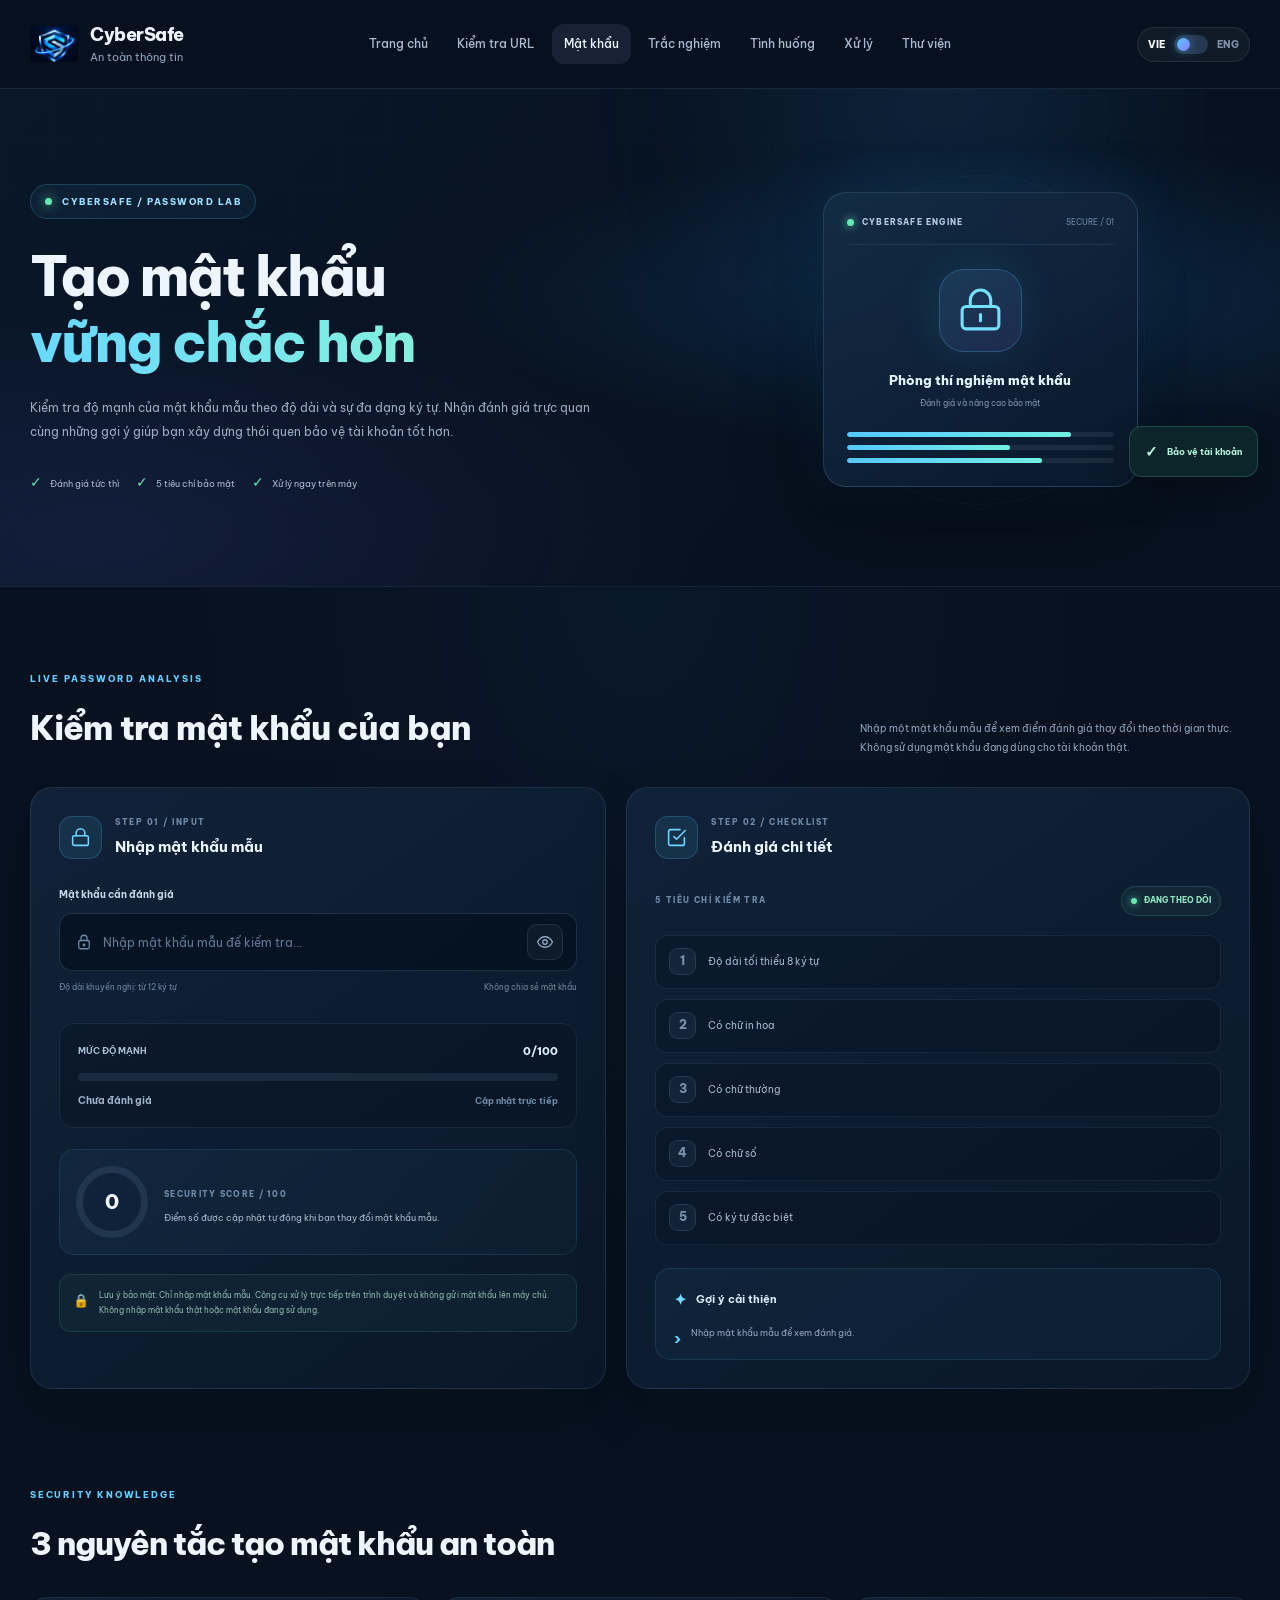
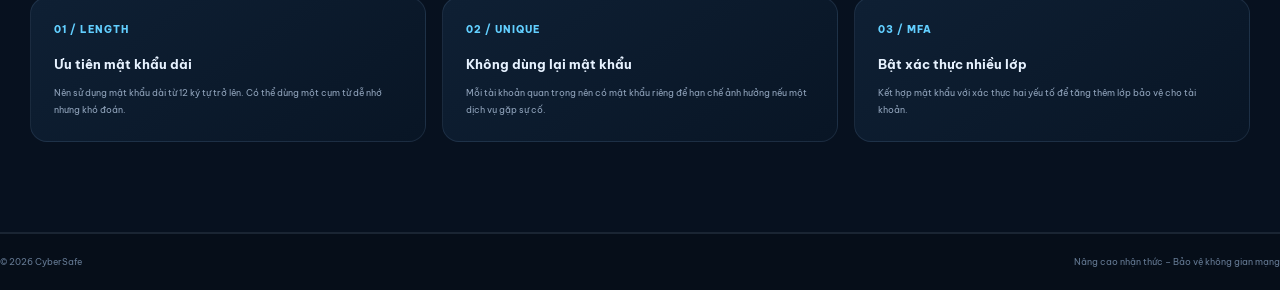
<file: kiem-tra-mat-khau.html>
<!doctype html>
<html lang="vi">
  <head>
    <meta charset="UTF-8" />
    <meta name="viewport" content="width=device-width, initial-scale=1.0" />
    <title>CyberSafe | Kiểm tra mật khẩu</title>
    <link rel="icon" type="image/png" href="img/cypersafe-logo.png" />
    <link rel="preconnect" href="https://fonts.googleapis.com" />
    <link rel="preconnect" href="https://fonts.gstatic.com" crossorigin />
    <link
      href="https://fonts.googleapis.com/css2?family=Be+Vietnam+Pro:wght@400;500;600;700;800&display=swap"
      rel="stylesheet"
    />
    <link rel="stylesheet" href="css/style.css" />

    <style>
      .password-page {
        overflow: hidden;
        background: #07111f;
      }

      .password-hero {
        position: relative;
        isolation: isolate;
        overflow: hidden;
        padding: 78px 0 74px;
        border-bottom: 1px solid rgba(125, 175, 220, 0.1);
        background:
          radial-gradient(
            ellipse at 78% 42%,
            rgba(40, 137, 218, 0.2),
            transparent 38%
          ),
          radial-gradient(
            ellipse at 8% 90%,
            rgba(100, 94, 221, 0.12),
            transparent 36%
          ),
          linear-gradient(135deg, #091729, #07111f 70%);
      }

      .password-hero::before {
        position: absolute;
        z-index: -1;
        inset: 0;
        content: "";
        opacity: 0.23;
        background-image:
          linear-gradient(rgba(112, 174, 225, 0.08) 1px, transparent 1px),
          linear-gradient(90deg, rgba(112, 174, 225, 0.08) 1px, transparent 1px);
        background-size: 48px 48px;
        mask-image: linear-gradient(to bottom, black, transparent 95%);
      }

      .password-hero::after {
        position: absolute;
        z-index: -1;
        top: -160px;
        right: 12%;
        width: 360px;
        height: 360px;
        content: "";
        border-radius: 50%;
        background: rgba(62, 173, 255, 0.1);
        filter: blur(90px);
        animation: passwordGlow 7s ease-in-out infinite alternate;
      }

      @keyframes passwordGlow {
        from {
          transform: translate3d(0, 0, 0) scale(0.85);
          opacity: 0.55;
        }
        to {
          transform: translate3d(-45px, 35px, 0) scale(1.2);
          opacity: 1;
        }
      }

      .password-hero-inner {
        position: relative;
        display: grid;
        grid-template-columns: 1.08fr 0.92fr;
        align-items: center;
        gap: 48px;
      }

      .password-eyebrow {
        display: inline-flex;
        align-items: center;
        gap: 10px;
        padding: 9px 14px;
        border: 1px solid rgba(85, 200, 255, 0.2);
        border-radius: 30px;
        color: #9edfff;
        background: rgba(85, 200, 255, 0.06);
        font-size: 9px;
        font-weight: 800;
        letter-spacing: 1.5px;
      }

      .password-eyebrow span {
        width: 7px;
        height: 7px;
        border-radius: 50%;
        background: #65e8b2;
        box-shadow: 0 0 12px #65e8b2;
        animation: passwordPulse 1.8s ease-in-out infinite;
      }

      @keyframes passwordPulse {
        50% {
          opacity: 0.4;
          box-shadow: 0 0 3px #65e8b2;
        }
      }

      .password-hero h1 {
        max-width: 650px;
        margin-top: 24px;
        color: #edf5ff;
        font-size: clamp(36px, 4.3vw, 57px);
        font-weight: 800;
        line-height: 1.2;
        letter-spacing: -2px;
      }

      .password-hero h1 .password-highlight {
        color: #68d8ff;
        background: linear-gradient(90deg, #68d8ff, #83f0df);
        -webkit-background-clip: text;
        background-clip: text;
        -webkit-text-fill-color: transparent;
      }

      .password-hero-description {
        max-width: 560px;
        margin-top: 21px;
        color: #9aacc3;
        font-size: 12px;
        line-height: 2;
      }

      .password-hero-points {
        display: flex;
        flex-wrap: wrap;
        gap: 17px;
        margin-top: 27px;
      }

      .password-hero-point {
        display: flex;
        align-items: center;
        gap: 8px;
        color: #a9bdd3;
        font-size: 9px;
      }

      .password-hero-point span:first-child {
        color: #65e8b2;
        font-size: 14px;
      }

      .password-visual {
        position: relative;
        min-height: 345px;
        display: flex;
        align-items: center;
        justify-content: center;
      }

      .password-orbit {
        position: absolute;
        border: 1px solid rgba(85, 200, 255, 0.15);
        border-radius: 50%;
        animation: passwordOrbit 24s linear infinite;
      }

      .password-orbit-one {
        width: 250px;
        height: 250px;
      }

      .password-orbit-two {
        width: 330px;
        height: 330px;
        border-style: dashed;
        opacity: 0.65;
        animation-direction: reverse;
      }

      .password-orbit-three {
        width: 190px;
        height: 190px;
        border-color: rgba(114, 240, 227, 0.18);
        animation-duration: 17s;
      }

      @keyframes passwordOrbit {
        to {
          transform: rotate(360deg);
        }
      }

      .password-visual-card {
        position: relative;
        z-index: 2;
        width: min(100%, 315px);
        padding: 23px;
        border: 1px solid rgba(118, 185, 231, 0.2);
        border-radius: 23px;
        background: linear-gradient(
          145deg,
          rgba(20, 43, 69, 0.97),
          rgba(10, 25, 44, 0.98)
        );
        box-shadow:
          0 30px 80px rgba(0, 0, 0, 0.35),
          0 0 55px rgba(48, 150, 220, 0.1);
        animation: passwordFloat 5s ease-in-out infinite;
      }

      @keyframes passwordFloat {
        0%,
        100% {
          transform: translateY(0);
        }
        50% {
          transform: translateY(-10px);
        }
      }

      .password-visual-top {
        display: flex;
        align-items: center;
        justify-content: space-between;
        padding-bottom: 15px;
        border-bottom: 1px solid rgba(150, 185, 220, 0.12);
      }

      .password-visual-brand {
        display: flex;
        align-items: center;
        gap: 8px;
        color: #b5c9df;
        font-size: 8px;
        font-weight: 800;
        letter-spacing: 1.2px;
      }

      .password-visual-brand span {
        width: 7px;
        height: 7px;
        border-radius: 50%;
        background: #65e8b2;
        box-shadow: 0 0 10px #65e8b2;
      }

      .password-visual-version {
        color: #7189a5;
        font-size: 8px;
      }

      .password-visual-lock {
        width: 83px;
        height: 83px;
        display: flex;
        align-items: center;
        justify-content: center;
        margin: 24px auto 17px;
        border: 1px solid rgba(85, 200, 255, 0.25);
        border-radius: 25px;
        color: #74e0ff;
        background: linear-gradient(
          145deg,
          rgba(85, 200, 255, 0.13),
          rgba(139, 124, 255, 0.12)
        );
        box-shadow: 0 0 45px rgba(85, 200, 255, 0.12);
        animation: lockGlow 3s ease-in-out infinite;
      }

      @keyframes lockGlow {
        50% {
          box-shadow: 0 0 38px rgba(85, 200, 255, 0.27);
        }
      }

      .password-visual-title {
        color: #e5f4ff;
        text-align: center;
        font-size: 13px;
        font-weight: 800;
      }

      .password-visual-subtitle {
        margin-top: 5px;
        color: #8199b4;
        text-align: center;
        font-size: 8px;
      }

      .password-visual-lines {
        display: grid;
        gap: 8px;
        margin-top: 22px;
      }

      .password-visual-line {
        height: 5px;
        overflow: hidden;
        border-radius: 10px;
        background: rgba(255, 255, 255, 0.07);
      }

      .password-visual-line span {
        display: block;
        height: 100%;
        border-radius: inherit;
        background: linear-gradient(90deg, #55c8ff, #72f0e3);
        animation: lineScan 3.2s ease-in-out infinite alternate;
      }

      .password-visual-line:nth-child(1) span {
        width: 84%;
      }

      .password-visual-line:nth-child(2) span {
        width: 61%;
        animation-delay: 0.3s;
      }

      .password-visual-line:nth-child(3) span {
        width: 73%;
        animation-delay: 0.6s;
      }

      @keyframes lineScan {
        from {
          transform: translateX(-8%);
          opacity: 0.55;
        }
        to {
          transform: translateX(8%);
          opacity: 1;
        }
      }

      .password-floating-tag {
        position: absolute;
        z-index: 3;
        right: -8px;
        bottom: 35px;
        display: flex;
        align-items: center;
        gap: 9px;
        padding: 12px 15px;
        border: 1px solid rgba(101, 232, 178, 0.2);
        border-radius: 13px;
        color: #b7f5dc;
        background: rgba(13, 39, 44, 0.96);
        box-shadow: 0 15px 35px rgba(0, 0, 0, 0.25);
        font-size: 9px;
        font-weight: 700;
        animation: tagFloat 4s ease-in-out infinite;
      }

      .password-floating-tag span:first-child {
        font-size: 15px;
      }

      @keyframes tagFloat {
        0%,
        100% {
          transform: translateY(0);
        }
        50% {
          transform: translateY(-7px);
        }
      }

      .password-lab-section {
        position: relative;
        padding: 76px 0 85px;
        background:
          radial-gradient(
            ellipse at 50% 0%,
            rgba(35, 103, 166, 0.08),
            transparent 50%
          ),
          #07111f;
      }

      .password-section-heading {
        display: flex;
        align-items: flex-end;
        justify-content: space-between;
        gap: 28px;
        margin-bottom: 30px;
      }

      .password-section-kicker {
        color: #62cfff;
        font-size: 9px;
        font-weight: 800;
        letter-spacing: 2px;
      }

      .password-section-heading h2 {
        margin-top: 9px;
        color: #edf5ff;
        font-size: clamp(25px, 3vw, 34px);
        font-weight: 800;
        letter-spacing: -1px;
      }

      .password-section-heading p {
        max-width: 390px;
        color: #8fa3bc;
        font-size: 10px;
        line-height: 1.9;
      }

      .password-dashboard {
        display: grid;
        grid-template-columns: 0.96fr 1.04fr;
        align-items: stretch;
        gap: 20px;
      }

      .password-panel {
        position: relative;
        min-width: 0;
        overflow: hidden;
        padding: 28px;
        border: 1px solid rgba(143, 177, 216, 0.14);
        border-radius: 22px;
        background: linear-gradient(
          145deg,
          rgba(17, 35, 57, 0.97),
          rgba(10, 24, 41, 0.97)
        );
        box-shadow: 0 22px 55px rgba(0, 0, 0, 0.13);
        transition:
          border-color 0.3s ease,
          transform 0.3s ease,
          box-shadow 0.3s ease;
      }

      .password-panel:hover {
        transform: translateY(-4px);
        border-color: rgba(85, 200, 255, 0.26);
        box-shadow: 0 26px 60px rgba(0, 0, 0, 0.2);
      }

      .password-panel-heading {
        display: flex;
        align-items: center;
        gap: 13px;
        margin-bottom: 27px;
      }

      .password-panel-icon {
        width: 43px;
        height: 43px;
        display: flex;
        align-items: center;
        justify-content: center;
        flex-shrink: 0;
        border: 1px solid rgba(85, 200, 255, 0.2);
        border-radius: 13px;
        color: #6dd5ff;
        background: rgba(85, 200, 255, 0.1);
      }

      .password-panel-heading small {
        display: block;
        color: #6e8ba9;
        font-size: 8px;
        font-weight: 800;
        letter-spacing: 1.5px;
      }

      .password-panel-heading h3 {
        margin-top: 4px;
        color: #eaf4ff;
        font-size: 15px;
        font-weight: 700;
      }

      .password-input-label {
        display: block;
        margin-bottom: 10px;
        color: #c5d6e8;
        font-size: 10px;
        font-weight: 700;
      }

      .password-input-shell {
        display: flex;
        align-items: center;
        gap: 10px;
        padding: 0 13px 0 15px;
        border: 1px solid rgba(132, 171, 210, 0.2);
        border-radius: 13px;
        background: rgba(4, 15, 29, 0.7);
        transition:
          border-color 0.25s ease,
          box-shadow 0.25s ease;
      }

      .password-input-shell:focus-within {
        border-color: rgba(85, 200, 255, 0.65);
        box-shadow: 0 0 0 4px rgba(85, 200, 255, 0.08);
      }

      .password-input-icon {
        flex-shrink: 0;
        color: #6e8ba9;
      }

      .password-input-shell input {
        width: 100%;
        min-width: 0;
        height: 56px;
        border: 0;
        outline: 0;
        color: #e9f5ff;
        background: transparent;
        font-family: inherit;
        font-size: 12px;
        letter-spacing: 1px;
      }

      .password-input-shell input::placeholder {
        color: #627a96;
        letter-spacing: 0;
      }

      .password-toggle {
        width: 36px;
        height: 36px;
        display: flex;
        align-items: center;
        justify-content: center;
        flex-shrink: 0;
        border: 1px solid rgba(143, 177, 216, 0.14);
        border-radius: 10px;
        color: #91a9c4;
        background: rgba(255, 255, 255, 0.04);
        cursor: pointer;
        transition:
          color 0.2s ease,
          border-color 0.2s ease,
          background 0.2s ease;
      }

      .password-toggle:hover {
        color: #75dfff;
        border-color: rgba(85, 200, 255, 0.35);
        background: rgba(85, 200, 255, 0.08);
      }

      .password-input-hint {
        display: flex;
        justify-content: space-between;
        gap: 10px;
        margin-top: 10px;
        color: #7188a2;
        font-size: 8px;
      }

      .password-strength-block {
        margin-top: 28px;
        padding: 18px;
        border: 1px solid rgba(143, 177, 216, 0.12);
        border-radius: 15px;
        background: rgba(4, 15, 29, 0.34);
      }

      .password-strength-top {
        display: flex;
        align-items: center;
        justify-content: space-between;
        gap: 12px;
        margin-bottom: 13px;
      }

      .password-strength-top span:first-child {
        color: #a9bdd3;
        font-size: 9px;
        font-weight: 700;
      }

      .password-strength-top strong {
        color: #dceeff;
        font-size: 11px;
        font-weight: 800;
      }

      .strength-bar {
        height: 8px;
        overflow: hidden;
        border-radius: 20px;
        background: rgba(120, 153, 187, 0.14);
      }

      .strength-fill {
        width: 0;
        height: 100%;
        border-radius: inherit;
        transition:
          width 0.65s cubic-bezier(0.2, 0.8, 0.2, 1),
          background 0.35s ease;
        box-shadow: 0 0 14px rgba(85, 200, 255, 0.2);
      }

      .password-strength-meta {
        display: flex;
        align-items: center;
        justify-content: space-between;
        gap: 12px;
        margin-top: 11px;
      }

      .password-strength-meta strong {
        color: #9db1c8;
        font-size: 10px;
      }

      .password-strength-meta span {
        color: #6f89a7;
        font-size: 9px;
        font-weight: 700;
        font-variant-numeric: tabular-nums;
      }

      .password-score-area {
        display: flex;
        align-items: center;
        gap: 16px;
        margin-top: 21px;
        padding: 16px;
        border: 1px solid rgba(85, 200, 255, 0.12);
        border-radius: 15px;
        background: linear-gradient(
          110deg,
          rgba(85, 200, 255, 0.055),
          rgba(114, 240, 227, 0.025)
        );
      }

      .password-score-ring {
        --score-angle: 0deg;
        --ring-color: #55c8ff;
        position: relative;
        width: 72px;
        height: 72px;
        display: flex;
        align-items: center;
        justify-content: center;
        flex-shrink: 0;
        border-radius: 50%;
        background: conic-gradient(
          var(--ring-color) 0deg var(--score-angle),
          rgba(120, 153, 187, 0.15) var(--score-angle) 360deg
        );
        transition: background 0.4s ease;
      }

      .password-score-ring::before {
        position: absolute;
        inset: 6px;
        content: "";
        border: 1px solid rgba(153, 185, 219, 0.12);
        border-radius: 50%;
        background: #102239;
      }

      .password-score-ring strong {
        position: relative;
        z-index: 1;
        color: #f0f8ff;
        font-size: 20px;
        font-weight: 800;
      }

      .password-score-copy small {
        color: #6e8ba9;
        font-size: 8px;
        font-weight: 800;
        letter-spacing: 1.3px;
      }

      .password-score-copy p {
        margin-top: 5px;
        color: #a8bdd2;
        font-size: 9px;
        line-height: 1.8;
      }

      .password-score-ring[data-level="weak"] {
        --ring-color: #ff7288;
      }

      .password-score-ring[data-level="medium"] {
        --ring-color: #ffb46a;
      }

      .password-score-ring[data-level="strong"] {
        --ring-color: #65e8b2;
      }

      .password-local-note {
        display: flex;
        align-items: flex-start;
        gap: 10px;
        margin-top: 19px;
        padding: 13px;
        border: 1px solid rgba(101, 232, 178, 0.13);
        border-radius: 12px;
        color: #91b8ad;
        background: rgba(101, 232, 178, 0.045);
        font-size: 8px;
        line-height: 1.85;
      }

      .password-local-note span {
        flex-shrink: 0;
        color: #65e8b2;
        font-size: 13px;
      }

      .password-criteria-top {
        display: flex;
        align-items: center;
        justify-content: space-between;
        gap: 12px;
        margin-bottom: 19px;
      }

      .password-criteria-top small {
        color: #6e8ba9;
        font-size: 8px;
        font-weight: 800;
        letter-spacing: 1.4px;
      }

      .password-live-label {
        display: inline-flex;
        align-items: center;
        gap: 7px;
        padding: 7px 9px;
        border: 1px solid rgba(101, 232, 178, 0.16);
        border-radius: 20px;
        color: #8fe3bd;
        background: rgba(101, 232, 178, 0.05);
        font-size: 8px;
        font-weight: 800;
        white-space: nowrap;
      }

      .password-live-label span:first-child {
        width: 6px;
        height: 6px;
        border-radius: 50%;
        background: #65e8b2;
        box-shadow: 0 0 8px #65e8b2;
      }

      .password-criteria-list {
        display: grid;
        gap: 10px;
      }

      .criteria-item {
        display: flex;
        align-items: center;
        gap: 12px;
        min-height: 54px;
        padding: 11px 13px;
        border: 1px solid rgba(143, 177, 216, 0.11);
        border-radius: 12px;
        background: rgba(4, 15, 29, 0.32);
        transition:
          border-color 0.25s ease,
          background 0.25s ease,
          transform 0.25s ease;
      }

      .criteria-item:hover {
        transform: translateX(3px);
        border-color: rgba(85, 200, 255, 0.22);
      }

      .criteria-item .criteria-icon {
        width: 27px;
        height: 27px;
        display: flex;
        align-items: center;
        justify-content: center;
        flex-shrink: 0;
        border: 1px solid rgba(143, 177, 216, 0.16);
        border-radius: 9px;
        color: #7890aa;
        background: rgba(143, 177, 216, 0.07);
        font-size: 12px;
        font-weight: 800;
        transition: all 0.25s ease;
      }

      .criteria-item p {
        color: #a9bad0;
        font-size: 10px;
        line-height: 1.6;
        transition: color 0.25s ease;
      }

      .criteria-item.ok {
        border-color: rgba(101, 232, 178, 0.17);
        background: rgba(101, 232, 178, 0.045);
      }

      .criteria-item.ok .criteria-icon {
        border-color: rgba(101, 232, 178, 0.28);
        color: #071a1b;
        background: #65e8b2;
        box-shadow: 0 0 15px rgba(101, 232, 178, 0.13);
        animation: criteriaPop 0.35s ease;
      }

      .criteria-item.ok .criteria-icon::after {
        content: "✓";
      }

      .criteria-item.ok p {
        color: #c4e9dc;
      }

      @keyframes criteriaPop {
        0% {
          transform: scale(0.75);
        }
        70% {
          transform: scale(1.12);
        }
        100% {
          transform: scale(1);
        }
      }

      .password-suggestions {
        margin-top: 23px;
        padding: 18px;
        border: 1px solid rgba(85, 200, 255, 0.13);
        border-radius: 15px;
        background: rgba(85, 200, 255, 0.045);
      }

      .password-suggestions-heading {
        display: flex;
        align-items: center;
        gap: 9px;
        color: #d9ecff;
        font-size: 11px;
        font-weight: 800;
      }

      .password-suggestions-heading span {
        color: #70d9ff;
        font-size: 15px;
      }

      .password-suggestions ul {
        display: grid;
        gap: 8px;
        margin: 13px 0 0;
        padding: 0;
        list-style: none;
      }

      .password-suggestions li {
        position: relative;
        padding-left: 17px;
        color: #91a6bf;
        font-size: 9px;
        line-height: 1.8;
        animation: suggestionIn 0.35s ease both;
      }

      .password-suggestions li::before {
        position: absolute;
        top: 0;
        left: 0;
        content: "›";
        color: #65d7ff;
        font-size: 15px;
        font-weight: 800;
      }

      @keyframes suggestionIn {
        from {
          opacity: 0;
          transform: translateY(5px);
        }
        to {
          opacity: 1;
          transform: translateY(0);
        }
      }

      .password-tips-section {
        padding: 5px 0 90px;
      }

      .password-tips-heading {
        margin-bottom: 27px;
      }

      .password-tips-heading span {
        color: #62cfff;
        font-size: 9px;
        font-weight: 800;
        letter-spacing: 1.8px;
      }

      .password-tips-heading h2 {
        margin-top: 9px;
        color: #edf5ff;
        font-size: clamp(24px, 3vw, 32px);
        font-weight: 800;
        letter-spacing: -1px;
      }

      .password-tips-grid {
        display: grid;
        grid-template-columns: repeat(3, minmax(0, 1fr));
        gap: 16px;
      }

      .password-tip-card {
        padding: 23px;
        border: 1px solid rgba(143, 177, 216, 0.13);
        border-radius: 17px;
        background: linear-gradient(
          145deg,
          rgba(18, 37, 60, 0.75),
          rgba(10, 23, 40, 0.75)
        );
        transition:
          transform 0.25s ease,
          border-color 0.25s ease;
      }

      .password-tip-card:hover {
        transform: translateY(-5px);
        border-color: rgba(85, 200, 255, 0.3);
      }

      .password-tip-number {
        color: #62cfff;
        font-size: 10px;
        font-weight: 800;
        letter-spacing: 1px;
      }

      .password-tip-card h3 {
        margin-top: 15px;
        color: #e7f2ff;
        font-size: 13px;
        font-weight: 700;
      }

      .password-tip-card p {
        margin-top: 9px;
        color: #91a4bc;
        font-size: 9px;
        line-height: 1.9;
      }

      @media (max-width: 980px) {
        .password-hero-inner {
          grid-template-columns: 1fr 0.8fr;
          gap: 24px;
        }

        .password-dashboard {
          grid-template-columns: 1fr;
        }

        .password-visual {
          min-height: 320px;
        }
      }

      @media (max-width: 700px) {
        .password-hero {
          padding: 58px 0 55px;
        }

        .password-hero-inner {
          grid-template-columns: 1fr;
          gap: 12px;
        }

        .password-hero h1 {
          font-size: clamp(35px, 10vw, 47px);
          letter-spacing: -1.4px;
        }

        .password-hero-description {
          font-size: 10px;
        }

        .password-hero-points {
          gap: 11px;
        }

        .password-visual {
          min-height: 295px;
          margin-top: 5px;
        }

        .password-orbit-one {
          width: 225px;
          height: 225px;
        }

        .password-orbit-two {
          width: 295px;
          height: 295px;
        }

        .password-floating-tag {
          right: 0;
          bottom: 15px;
        }

        .password-lab-section {
          padding: 58px 0 65px;
        }

        .password-section-heading {
          align-items: flex-start;
          flex-direction: column;
          gap: 10px;
        }

        .password-panel {
          padding: 20px;
        }

        .password-tips-grid {
          grid-template-columns: 1fr;
        }

        .password-tips-section {
          padding-bottom: 65px;
        }
      }

      @media (prefers-reduced-motion: reduce) {
        .password-page *,
        .password-page *::before,
        .password-page *::after {
          animation-duration: 0.01ms !important;
          animation-iteration-count: 1 !important;
          scroll-behavior: auto !important;
          transition-duration: 0.01ms !important;
        }
      }
    </style>
  </head>

  <body>
    <div class="cursor-glow"></div>

    <header class="site-header">
      <div class="container nav-wrap">
        <a href="index.html" class="brand">
          <img
            class="brand-logo"
            src="img/cypersafe-logo.png"
            alt="CyberSafe"
            onerror="
              this.hidden = true;
              this.nextElementSibling.hidden = false;
            "
          />
          <span class="brand-fallback" hidden>CS</span>
          <span class="brand-copy">
            <strong>CyberSafe</strong>
            <small data-vi="An toàn thông tin" data-en="Information Security">
              An toàn thông tin
            </small>
          </span>
        </a>

        <button
          class="nav-toggle"
          id="navToggle"
          type="button"
          aria-label="Mở menu"
        >
          ☰
        </button>

        <nav class="site-nav" id="siteNav">
          <a href="index.html" data-vi="Trang chủ" data-en="Home">Trang chủ</a>
          <a
            href="kiem-tra-url.html"
            data-vi="Kiểm tra URL"
            data-en="URL Checker"
            >Kiểm tra URL</a
          >
          <a
            href="kiem-tra-mat-khau.html"
            class="active"
            data-vi="Mật khẩu"
            data-en="Password"
            >Mật khẩu</a
          >
          <a href="trac-nghiem.html" data-vi="Trắc nghiệm" data-en="Quiz"
            >Trắc nghiệm</a
          >
          <a
            href="tinh-huong-lua-dao.html"
            data-vi="Tình huống"
            data-en="Scam Cases"
            >Tình huống</a
          >
          <a
            href="huong-dan-xu-ly.html"
            data-vi="Xử lý"
            data-en="Response Guide"
            >Xử lý</a
          >
          <a
            href="thu-vien-kien-thuc.html"
            data-vi="Thư viện"
            data-en="Knowledge"
            >Thư viện</a
          >
        </nav>

        <button
          class="lang-switch"
          id="langSwitch"
          type="button"
          data-lang="vi"
          aria-label="Chuyển đổi ngôn ngữ"
        >
          <span class="lang-label active">VIE</span>
          <span class="lang-track"
            ><span class="lang-knob" id="langKnob"></span
          ></span>
          <span class="lang-label">ENG</span>
        </button>
      </div>
    </header>

    <main class="password-page">
      <section class="password-hero">
        <div class="container password-hero-inner">
          <div class="password-hero-copy reveal">
            <div class="password-eyebrow">
              <span></span>
              CYBERSAFE / PASSWORD LAB
            </div>

            <h1>
              <span data-vi="Tạo mật khẩu" data-en="Build a stronger"
                >Tạo mật khẩu</span
              >
              <br />
              <span
                class="password-highlight"
                data-vi="vững chắc hơn"
                data-en="password"
                >vững chắc hơn</span
              >
            </h1>

            <p
              class="password-hero-description"
              data-vi="Kiểm tra độ mạnh của mật khẩu mẫu theo độ dài và sự đa dạng ký tự. Nhận đánh giá trực quan cùng những gợi ý giúp bạn xây dựng thói quen bảo vệ tài khoản tốt hơn."
              data-en="Check the strength of a sample password based on length and character variety. Get a visual assessment and practical suggestions to build better account security habits."
            >
              Kiểm tra độ mạnh của mật khẩu mẫu theo độ dài và sự đa dạng ký tự.
              Nhận đánh giá trực quan cùng những gợi ý giúp bạn xây dựng thói
              quen bảo vệ tài khoản tốt hơn.
            </p>

            <div class="password-hero-points">
              <div class="password-hero-point">
                <span>✓</span>
                <span data-vi="Đánh giá tức thì" data-en="Instant assessment"
                  >Đánh giá tức thì</span
                >
              </div>
              <div class="password-hero-point">
                <span>✓</span>
                <span data-vi="5 tiêu chí bảo mật" data-en="5 security criteria"
                  >5 tiêu chí bảo mật</span
                >
              </div>
              <div class="password-hero-point">
                <span>✓</span>
                <span data-vi="Xử lý ngay trên máy" data-en="Processed locally"
                  >Xử lý ngay trên máy</span
                >
              </div>
            </div>
          </div>

          <div class="password-visual reveal">
            <div class="password-orbit password-orbit-one"></div>
            <div class="password-orbit password-orbit-two"></div>
            <div class="password-orbit password-orbit-three"></div>

            <div class="password-visual-card">
              <div class="password-visual-top">
                <div class="password-visual-brand">
                  <span></span> CYBERSAFE ENGINE
                </div>
                <div class="password-visual-version">SECURE / 01</div>
              </div>

              <div class="password-visual-lock">
                <svg
                  width="49"
                  height="49"
                  viewBox="0 0 24 24"
                  fill="none"
                  stroke="currentColor"
                  stroke-width="1.5"
                  stroke-linecap="round"
                  stroke-linejoin="round"
                >
                  <rect x="3" y="10" width="18" height="11" rx="2" />
                  <path d="M7 10V7a5 5 0 0 1 10 0v3" />
                  <path d="M12 14v3" />
                </svg>
              </div>

              <div
                class="password-visual-title"
                data-vi="Phòng thí nghiệm mật khẩu"
                data-en="Password Security Lab"
              >
                Phòng thí nghiệm mật khẩu
              </div>
              <div
                class="password-visual-subtitle"
                data-vi="Đánh giá và nâng cao bảo mật"
                data-en="Evaluate and improve security"
              >
                Đánh giá và nâng cao bảo mật
              </div>

              <div class="password-visual-lines">
                <div class="password-visual-line"><span></span></div>
                <div class="password-visual-line"><span></span></div>
                <div class="password-visual-line"><span></span></div>
              </div>
            </div>

            <div class="password-floating-tag">
              <span>✓</span>
              <span data-vi="Bảo vệ tài khoản" data-en="Protect your account"
                >Bảo vệ tài khoản</span
              >
            </div>
          </div>
        </div>
      </section>

      <section class="password-lab-section">
        <div class="container">
          <div class="password-section-heading reveal">
            <div>
              <span class="password-section-kicker"
                >LIVE PASSWORD ANALYSIS</span
              >
              <h2
                data-vi="Kiểm tra mật khẩu của bạn"
                data-en="Test your password"
              >
                Kiểm tra mật khẩu của bạn
              </h2>
            </div>
            <p
              data-vi="Nhập một mật khẩu mẫu để xem điểm đánh giá thay đổi theo thời gian thực. Không sử dụng mật khẩu đang dùng cho tài khoản thật."
              data-en="Enter a sample password to see its score update in real time. Do not use a password that belongs to a real account."
            >
              Nhập một mật khẩu mẫu để xem điểm đánh giá thay đổi theo thời gian
              thực. Không sử dụng mật khẩu đang dùng cho tài khoản thật.
            </p>
          </div>

          <div class="password-dashboard">
            <section class="password-panel reveal">
              <div class="password-panel-heading">
                <div class="password-panel-icon">
                  <svg
                    width="21"
                    height="21"
                    viewBox="0 0 24 24"
                    fill="none"
                    stroke="currentColor"
                    stroke-width="1.8"
                    stroke-linecap="round"
                    stroke-linejoin="round"
                  >
                    <rect x="3" y="10" width="18" height="11" rx="2" />
                    <path d="M7 10V7a5 5 0 0 1 10 0v3" />
                  </svg>
                </div>
                <div>
                  <small>STEP 01 / INPUT</small>
                  <h3
                    data-vi="Nhập mật khẩu mẫu"
                    data-en="Enter a sample password"
                  >
                    Nhập mật khẩu mẫu
                  </h3>
                </div>
              </div>

              <label
                for="passwordInput"
                class="password-input-label"
                data-vi="Mật khẩu cần đánh giá"
                data-en="Password to evaluate"
                >Mật khẩu cần đánh giá</label
              >

              <div class="password-input-shell">
                <svg
                  class="password-input-icon"
                  width="18"
                  height="18"
                  viewBox="0 0 24 24"
                  fill="none"
                  stroke="currentColor"
                  stroke-width="1.7"
                  stroke-linecap="round"
                  stroke-linejoin="round"
                >
                  <circle cx="12" cy="16" r="1" />
                  <path d="M8 10V7a4 4 0 1 1 8 0v3" />
                  <rect x="5" y="10" width="14" height="11" rx="2" />
                </svg>

                <input
                  type="password"
                  id="passwordInput"
                  autocomplete="off"
                  spellcheck="false"
                  class="tool-input"
                  data-placeholder-vi="Nhập mật khẩu mẫu để kiểm tra..."
                  data-placeholder-en="Enter a sample password to test..."
                  placeholder="Nhập mật khẩu mẫu để kiểm tra..."
                />

                <button
                  type="button"
                  id="togglePassword"
                  class="password-toggle"
                  aria-label="Hiện mật khẩu"
                >
                  <svg
                    class="eye-icon"
                    width="18"
                    height="18"
                    viewBox="0 0 24 24"
                    fill="none"
                    stroke="currentColor"
                    stroke-width="1.7"
                    stroke-linecap="round"
                    stroke-linejoin="round"
                  >
                    <path
                      d="M2 12s3.5-7 10-7 10 7 10 7-3.5 7-10 7S2 12 2 12Z"
                    />
                    <circle cx="12" cy="12" r="3" />
                  </svg>
                </button>
              </div>

              <div class="password-input-hint">
                <span
                  data-vi="Độ dài khuyến nghị: từ 12 ký tự"
                  data-en="Recommended length: 12 characters or more"
                  >Độ dài khuyến nghị: từ 12 ký tự</span
                >
                <span data-vi="Không chia sẻ mật khẩu" data-en="Keep it private"
                  >Không chia sẻ mật khẩu</span
                >
              </div>

              <div class="password-strength-block">
                <div class="password-strength-top">
                  <span data-vi="MỨC ĐỘ MẠNH" data-en="STRENGTH LEVEL"
                    >MỨC ĐỘ MẠNH</span
                  >
                  <strong id="strengthScore">0/100</strong>
                </div>
                <div class="strength-bar">
                  <div class="strength-fill" id="strengthFill"></div>
                </div>
                <div class="password-strength-meta">
                  <strong
                    id="strengthLabel"
                    data-vi="Chưa đánh giá"
                    data-en="Not rated"
                    >Chưa đánh giá</strong
                  >
                  <span data-vi="Cập nhật trực tiếp" data-en="Live update"
                    >Cập nhật trực tiếp</span
                  >
                </div>
              </div>

              <div class="password-score-area">
                <div
                  class="password-score-ring"
                  id="passwordScoreRing"
                  data-level="idle"
                >
                  <strong id="visualScore">0</strong>
                </div>
                <div class="password-score-copy">
                  <small>SECURITY SCORE / 100</small>
                  <p
                    data-vi="Điểm số được cập nhật tự động khi bạn thay đổi mật khẩu mẫu."
                    data-en="The score updates automatically as you change the sample password."
                  >
                    Điểm số được cập nhật tự động khi bạn thay đổi mật khẩu mẫu.
                  </p>
                </div>
              </div>

              <div class="password-local-note">
                <span>🔒</span>
                <p
                  data-vi="Lưu ý bảo mật: Chỉ nhập mật khẩu mẫu. Công cụ xử lý trực tiếp trên trình duyệt và không gửi mật khẩu lên máy chủ. Không nhập mật khẩu thật hoặc mật khẩu đang sử dụng."
                  data-en="Security note: Only enter a sample password. This tool processes it in your browser and does not send it to a server. Never enter a real or currently used password."
                >
                  Lưu ý bảo mật: Chỉ nhập mật khẩu mẫu. Công cụ xử lý trực tiếp
                  trên trình duyệt và không gửi mật khẩu lên máy chủ. Không nhập
                  mật khẩu thật hoặc mật khẩu đang sử dụng.
                </p>
              </div>
            </section>

            <section class="password-panel reveal">
              <div class="password-panel-heading">
                <div class="password-panel-icon">
                  <svg
                    width="21"
                    height="21"
                    viewBox="0 0 24 24"
                    fill="none"
                    stroke="currentColor"
                    stroke-width="1.8"
                    stroke-linecap="round"
                    stroke-linejoin="round"
                  >
                    <path d="M9 11l3 3L22 4" />
                    <path
                      d="M21 12v7a2 2 0 0 1-2 2H5a2 2 0 0 1-2-2V5a2 2 0 0 1 2-2h11"
                    />
                  </svg>
                </div>
                <div>
                  <small>STEP 02 / CHECKLIST</small>
                  <h3 data-vi="Đánh giá chi tiết" data-en="Detailed assessment">
                    Đánh giá chi tiết
                  </h3>
                </div>
              </div>

              <div class="password-criteria-top">
                <small
                  data-vi="5 TIÊU CHÍ KIỂM TRA"
                  data-en="5 SECURITY CRITERIA"
                  >5 TIÊU CHÍ KIỂM TRA</small
                >
                <span class="password-live-label">
                  <span></span>
                  <span data-vi="ĐANG THEO DÕI" data-en="LIVE CHECK"
                    >ĐANG THEO DÕI</span
                  >
                </span>
              </div>

              <div class="criteria-list password-criteria-list">
                <div class="criteria-item" id="lengthCheck">
                  <span class="criteria-icon">1</span>
                  <p
                    data-vi="Độ dài tối thiểu 8 ký tự"
                    data-en="At least 8 characters"
                  >
                    Độ dài tối thiểu 8 ký tự
                  </p>
                </div>
                <div class="criteria-item" id="uppercaseCheck">
                  <span class="criteria-icon">2</span>
                  <p
                    data-vi="Có chữ in hoa"
                    data-en="Contains uppercase letters"
                  >
                    Có chữ in hoa
                  </p>
                </div>
                <div class="criteria-item" id="lowercaseCheck">
                  <span class="criteria-icon">3</span>
                  <p
                    data-vi="Có chữ thường"
                    data-en="Contains lowercase letters"
                  >
                    Có chữ thường
                  </p>
                </div>
                <div class="criteria-item" id="numberCheck">
                  <span class="criteria-icon">4</span>
                  <p data-vi="Có chữ số" data-en="Contains numbers">
                    Có chữ số
                  </p>
                </div>
                <div class="criteria-item" id="specialCheck">
                  <span class="criteria-icon">5</span>
                  <p
                    data-vi="Có ký tự đặc biệt"
                    data-en="Contains special characters"
                  >
                    Có ký tự đặc biệt
                  </p>
                </div>
              </div>

              <div class="password-suggestions">
                <div class="password-suggestions-heading">
                  <span>✦</span>
                  <h4
                    data-vi="Gợi ý cải thiện"
                    data-en="Suggestions to improve"
                  >
                    Gợi ý cải thiện
                  </h4>
                </div>
                <ul id="suggestionList"></ul>
              </div>
            </section>
          </div>
        </div>
      </section>

      <section class="password-tips-section">
        <div class="container">
          <div class="password-tips-heading reveal">
            <span>SECURITY KNOWLEDGE</span>
            <h2
              data-vi="3 nguyên tắc tạo mật khẩu an toàn"
              data-en="3 principles for safer passwords"
            >
              3 nguyên tắc tạo mật khẩu an toàn
            </h2>
          </div>

          <div class="password-tips-grid">
            <article class="password-tip-card reveal">
              <div class="password-tip-number">01 / LENGTH</div>
              <h3
                data-vi="Ưu tiên mật khẩu dài"
                data-en="Choose longer passwords"
              >
                Ưu tiên mật khẩu dài
              </h3>
              <p
                data-vi="Nên sử dụng mật khẩu dài từ 12 ký tự trở lên. Có thể dùng một cụm từ dễ nhớ nhưng khó đoán."
                data-en="Use passwords that are at least 12 characters long. A memorable but hard-to-guess passphrase can help."
              >
                Nên sử dụng mật khẩu dài từ 12 ký tự trở lên. Có thể dùng một
                cụm từ dễ nhớ nhưng khó đoán.
              </p>
            </article>

            <article class="password-tip-card reveal">
              <div class="password-tip-number">02 / UNIQUE</div>
              <h3
                data-vi="Không dùng lại mật khẩu"
                data-en="Never reuse passwords"
              >
                Không dùng lại mật khẩu
              </h3>
              <p
                data-vi="Mỗi tài khoản quan trọng nên có mật khẩu riêng để hạn chế ảnh hưởng nếu một dịch vụ gặp sự cố."
                data-en="Use a different password for each important account to limit the impact if one service is compromised."
              >
                Mỗi tài khoản quan trọng nên có mật khẩu riêng để hạn chế ảnh
                hưởng nếu một dịch vụ gặp sự cố.
              </p>
            </article>

            <article class="password-tip-card reveal">
              <div class="password-tip-number">03 / MFA</div>
              <h3
                data-vi="Bật xác thực nhiều lớp"
                data-en="Enable multi-factor authentication"
              >
                Bật xác thực nhiều lớp
              </h3>
              <p
                data-vi="Kết hợp mật khẩu với xác thực hai yếu tố để tăng thêm lớp bảo vệ cho tài khoản."
                data-en="Combine your password with two-factor authentication to add another layer of account protection."
              >
                Kết hợp mật khẩu với xác thực hai yếu tố để tăng thêm lớp bảo vệ
                cho tài khoản.
              </p>
            </article>
          </div>
        </div>
      </section>
    </main>

    <footer class="site-footer">
      <div class="footer-bottom">
        <span>© <span id="year"></span> CyberSafe</span>
        <span
          data-vi="Nâng cao nhận thức – Bảo vệ không gian mạng"
          data-en="Build awareness – Protect cyberspace"
          >Nâng cao nhận thức – Bảo vệ không gian mạng</span
        >
      </div>
    </footer>

    <script src="js/main.js"></script>
    <script src="js/password.js"></script>

    <script>
      const passwordField = document.getElementById("passwordInput");
      const passwordToggle = document.getElementById("togglePassword");
      const passwordScoreSource = document.getElementById("strengthScore");
      const passwordLabelSource = document.getElementById("strengthLabel");
      const passwordScoreRing = document.getElementById("passwordScoreRing");
      const visualScore = document.getElementById("visualScore");

      function updatePasswordScoreVisual() {
        const score = Math.max(
          0,
          Math.min(
            100,
            Number.parseInt(passwordScoreSource.textContent, 10) || 0,
          ),
        );

        const level =
          score >= 80
            ? "strong"
            : score >= 50
              ? "medium"
              : score > 0
                ? "weak"
                : "idle";

        visualScore.textContent = score;
        passwordScoreRing.dataset.level = level;
        passwordScoreRing.style.setProperty(
          "--score-angle",
          `${score * 3.6}deg`,
        );
      }

      function updatePasswordToggle() {
        const isVisible = passwordField.type === "text";

        passwordToggle.setAttribute(
          "aria-label",
          isVisible ? "Ẩn mật khẩu" : "Hiện mật khẩu",
        );

        passwordToggle.innerHTML = isVisible
          ? '<svg width="18" height="18" viewBox="0 0 24 24" fill="none" stroke="currentColor" stroke-width="1.7" stroke-linecap="round" stroke-linejoin="round"><path d="M3 3l18 18"/><path d="M10.6 10.6a2 2 0 0 0 2.8 2.8"/><path d="M9.9 5.2A10.8 10.8 0 0 1 12 5c6.5 0 10 7 10 7a17 17 0 0 1-3.1 3.9"/><path d="M6.2 6.2C3.5 8 2 12 2 12s3.5 7 10 7a10 10 0 0 0 3-.5"/></svg>'
          : '<svg width="18" height="18" viewBox="0 0 24 24" fill="none" stroke="currentColor" stroke-width="1.7" stroke-linecap="round" stroke-linejoin="round"><path d="M2 12s3.5-7 10-7 10 7 10 7-3.5 7-10 7S2 12 2 12Z"/><circle cx="12" cy="12" r="3"/></svg>';
      }

      const passwordScoreObserver = new MutationObserver(
        updatePasswordScoreVisual,
      );

      passwordScoreObserver.observe(passwordScoreSource, {
        childList: true,
        characterData: true,
        subtree: true,
      });

      passwordScoreObserver.observe(passwordLabelSource, {
        childList: true,
        characterData: true,
        subtree: true,
      });

      passwordToggle.addEventListener("click", updatePasswordToggle);
      passwordField.addEventListener("input", updatePasswordScoreVisual);
      window.addEventListener("languageChanged", updatePasswordScoreVisual);

      updatePasswordScoreVisual();
      updatePasswordToggle();
    </script>
  </body>
</html>
</file>
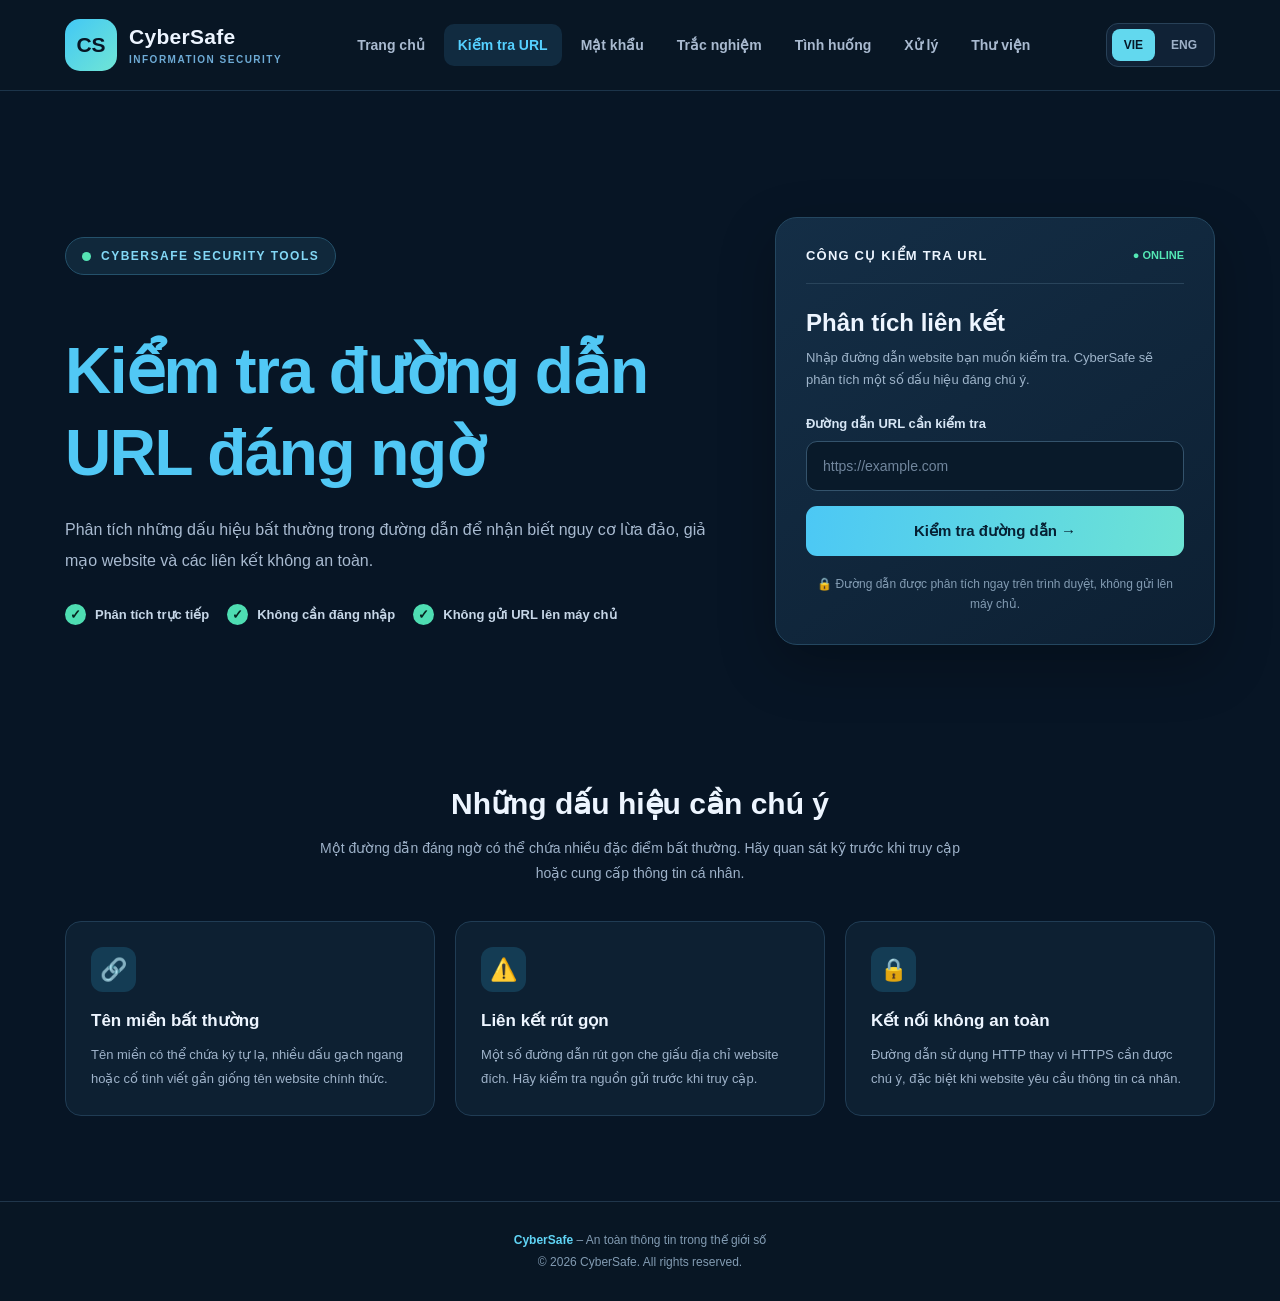
<file: kiem-tra-url.html>
<!doctype html>
<html lang="vi">
  <head>
    <meta charset="UTF-8" />
    <meta name="viewport" content="width=device-width, initial-scale=1.0" />
    <title>Kiểm tra URL | CyberSafe</title>
    <meta
      name="description"
      content="CyberSafe giúp nhận diện các dấu hiệu đáng ngờ trong đường dẫn URL và nâng cao nhận thức an toàn thông tin."
    />

    <link rel="stylesheet" href="css/url.css" />

    <style>
      * {
        margin: 0;
        padding: 0;
        box-sizing: border-box;
      }

      body {
        font-family: Arial, sans-serif;
        background: #071525;
        color: #edf5ff;
        min-height: 100vh;
      }

      a {
        text-decoration: none;
        color: inherit;
      }

      button,
      input {
        font: inherit;
      }

      .site-header {
        width: 100%;
        background: #081624;
        border-bottom: 1px solid #1c344a;
      }

      .nav-container {
        max-width: 1200px;
        margin: auto;
        min-height: 90px;
        padding: 15px 25px;
        display: flex;
        align-items: center;
        justify-content: space-between;
        gap: 25px;
      }

      .brand {
        display: flex;
        align-items: center;
        gap: 12px;
        flex-shrink: 0;
      }

      .brand-mark {
        width: 52px;
        height: 52px;
        border-radius: 15px;
        background: linear-gradient(135deg, #42c8f5, #70e5d5);
        color: #071525;
        display: flex;
        align-items: center;
        justify-content: center;
        font-size: 21px;
        font-weight: 900;
      }

      .brand-name {
        font-size: 21px;
        font-weight: 800;
        letter-spacing: 0.3px;
      }

      .brand-subtitle {
        margin-top: 5px;
        font-size: 10px;
        color: #6eabd5;
        letter-spacing: 1.5px;
        font-weight: bold;
      }

      .nav-menu {
        display: flex;
        align-items: center;
        justify-content: center;
        gap: 5px;
        flex-wrap: wrap;
      }

      .nav-menu a {
        padding: 13px 14px;
        border-radius: 10px;
        color: #a9bad0;
        font-size: 14px;
        font-weight: 600;
        transition: 0.25s;
      }

      .nav-menu a:hover,
      .nav-menu a.active {
        color: #55d0ff;
        background: #112b40;
      }

      .language-switch {
        display: flex;
        align-items: center;
        padding: 5px;
        gap: 4px;
        border: 1px solid #284158;
        border-radius: 12px;
        background: #102236;
        flex-shrink: 0;
      }

      .language-switch button {
        border: none;
        background: transparent;
        color: #9eb1c8;
        padding: 9px 12px;
        border-radius: 8px;
        cursor: pointer;
        font-size: 12px;
        font-weight: bold;
        transition: 0.2s;
      }

      .language-switch button.active {
        color: #061827;
        background: #62d8ee;
      }

      .hero {
        max-width: 1200px;
        margin: auto;
        padding: 85px 25px 75px;
        display: grid;
        grid-template-columns: 1fr 440px;
        align-items: center;
        gap: 65px;
      }

      .eyebrow {
        display: inline-flex;
        align-items: center;
        gap: 10px;
        padding: 11px 16px;
        border: 1px solid #24516b;
        border-radius: 30px;
        background: #10283b;
        color: #83d8f6;
        font-size: 12px;
        font-weight: bold;
        letter-spacing: 1.5px;
        margin-bottom: 28px;
      }

      .eyebrow-dot {
        width: 9px;
        height: 9px;
        border-radius: 50%;
        background: #55e3b4;
      }

      .hero h1 {
        font-size: clamp(38px, 5vw, 65px);
        line-height: 1.15;
        font-weight: 900;
        margin-bottom: 25px;
        letter-spacing: -1.5px;
      }

      .hero h1 span {
        display: block;
        color: #51c8f5;
        margin-top: 8px;
      }

      .hero-description {
        color: #a8bad0;
        font-size: 16px;
        line-height: 1.9;
        max-width: 650px;
        margin-bottom: 28px;
      }

      .features {
        display: flex;
        flex-wrap: wrap;
        gap: 18px;
      }

      .feature {
        display: flex;
        align-items: center;
        gap: 9px;
        color: #c6d6e7;
        font-size: 13px;
        font-weight: 600;
      }

      .feature-icon {
        width: 21px;
        height: 21px;
        border-radius: 50%;
        background: #4eddb2;
        color: #06251f;
        display: flex;
        align-items: center;
        justify-content: center;
        font-weight: bold;
      }

      .tool-card {
        padding: 30px;
        border: 1px solid #244760;
        border-radius: 22px;
        background: linear-gradient(145deg, #142e46, #0d2033);
        box-shadow: 0 20px 55px rgba(0, 0, 0, 0.25);
      }

      .card-top {
        display: flex;
        justify-content: space-between;
        align-items: center;
        padding-bottom: 20px;
        border-bottom: 1px solid #29445b;
        margin-bottom: 25px;
      }

      .card-title {
        font-size: 13px;
        font-weight: bold;
        letter-spacing: 1.2px;
      }

      .online-status {
        color: #54e8b5;
        font-size: 11px;
        font-weight: bold;
      }

      .tool-heading {
        font-size: 24px;
        margin-bottom: 10px;
      }

      .tool-description {
        color: #9eb4ca;
        font-size: 13px;
        line-height: 1.7;
        margin-bottom: 25px;
      }

      .input-label {
        display: block;
        color: #d6e5f4;
        font-size: 13px;
        font-weight: bold;
        margin-bottom: 10px;
      }

      .url-input {
        width: 100%;
        padding: 16px;
        border-radius: 11px;
        border: 1px solid #34536c;
        outline: none;
        background: #091a2a;
        color: white;
        font-size: 14px;
        transition: 0.25s;
      }

      .url-input:focus {
        border-color: #51c8f5;
        box-shadow: 0 0 0 3px rgba(81, 200, 245, 0.12);
      }

      .url-input::placeholder {
        color: #71869d;
      }

      .check-button {
        width: 100%;
        margin-top: 15px;
        padding: 16px;
        border: none;
        border-radius: 11px;
        background: linear-gradient(100deg, #4cc8f5, #6de3d4);
        color: #062033;
        font-size: 15px;
        font-weight: 800;
        cursor: pointer;
        transition: 0.25s;
      }

      .check-button:hover {
        transform: translateY(-2px);
        box-shadow: 0 8px 25px rgba(75, 205, 240, 0.2);
      }

      .privacy-note {
        margin-top: 18px;
        color: #829bb2;
        font-size: 12px;
        line-height: 1.7;
        text-align: center;
      }

      .result-box {
        display: none;
        margin-top: 25px;
        padding: 20px;
        border: 1px solid #34536c;
        border-radius: 14px;
        background: #091a2a;
      }

      .result-box.show {
        display: block;
        animation: appear 0.35s ease;
      }

      @keyframes appear {
        from {
          opacity: 0;
          transform: translateY(10px);
        }
        to {
          opacity: 1;
          transform: translateY(0);
        }
      }

      .result-heading {
        display: flex;
        align-items: center;
        gap: 10px;
        margin-bottom: 12px;
        font-size: 16px;
        font-weight: bold;
      }

      .result-status {
        display: inline-block;
        padding: 7px 11px;
        border-radius: 7px;
        font-size: 12px;
        font-weight: bold;
        margin-bottom: 15px;
      }

      .status-high {
        background: #49232b;
        color: #ff8e9c;
      }

      .status-medium {
        background: #49391e;
        color: #ffd27a;
      }

      .status-low {
        background: #153d36;
        color: #6de8bb;
      }

      .result-list {
        padding-left: 20px;
        color: #b9cadd;
        font-size: 13px;
        line-height: 1.9;
      }

      .result-warning {
        color: #829bb2;
        font-size: 12px;
        line-height: 1.7;
        margin-top: 15px;
      }

      .information {
        max-width: 1200px;
        margin: auto;
        padding: 25px 25px 85px;
      }

      .section-heading {
        text-align: center;
        font-size: 30px;
        margin-bottom: 15px;
      }

      .section-description {
        text-align: center;
        color: #9eb2c9;
        font-size: 14px;
        line-height: 1.8;
        max-width: 650px;
        margin: 0 auto 35px;
      }

      .info-grid {
        display: grid;
        grid-template-columns: repeat(3, 1fr);
        gap: 20px;
      }

      .info-card {
        padding: 25px;
        border: 1px solid #203c54;
        border-radius: 16px;
        background: #0d2032;
        transition: 0.25s;
      }

      .info-card:hover {
        transform: translateY(-5px);
        border-color: #3baedb;
      }

      .info-icon {
        width: 45px;
        height: 45px;
        display: flex;
        align-items: center;
        justify-content: center;
        border-radius: 12px;
        background: #143c54;
        color: #65d6f5;
        font-size: 22px;
        margin-bottom: 18px;
      }

      .info-card h3 {
        font-size: 17px;
        margin-bottom: 12px;
      }

      .info-card p {
        color: #9eb2c9;
        font-size: 13px;
        line-height: 1.8;
      }

      .site-footer {
        border-top: 1px solid #20364b;
        background: #081624;
        padding: 28px 20px;
        text-align: center;
        color: #829bb2;
        font-size: 12px;
        line-height: 1.8;
      }

      .site-footer strong {
        color: #60d4f5;
      }

      @media (max-width: 950px) {
        .nav-container {
          flex-wrap: wrap;
          justify-content: center;
        }

        .hero {
          grid-template-columns: 1fr;
          gap: 40px;
          padding-top: 55px;
        }

        .tool-card {
          max-width: 600px;
          width: 100%;
          margin: auto;
        }
      }

      @media (max-width: 650px) {
        .nav-menu {
          width: 100%;
          gap: 2px;
        }

        .nav-menu a {
          padding: 10px 8px;
          font-size: 12px;
        }

        .hero {
          padding: 45px 18px;
        }

        .hero h1 {
          font-size: 39px;
        }

        .tool-card {
          padding: 22px;
        }

        .features {
          flex-direction: column;
        }

        .info-grid {
          grid-template-columns: 1fr;
        }

        .section-heading {
          font-size: 25px;
        }
      }
    </style>
  </head>

  <body>
    <header class="site-header">
      <div class="nav-container">
        <a href="index.html" class="brand">
          <div class="brand-mark">CS</div>
          <div>
            <div class="brand-name">CyberSafe</div>
            <div class="brand-subtitle">INFORMATION SECURITY</div>
          </div>
        </a>

        <nav class="nav-menu">
          <a href="index.html" data-vi="Trang chủ" data-en="Home">Trang chủ</a>
          <a
            href="kiem-tra-url.html"
            class="active"
            data-vi="Kiểm tra URL"
            data-en="URL Checker"
            >Kiểm tra URL</a
          >
          <a href="kiem-tra-mat-khau.html" data-vi="Mật khẩu" data-en="Password"
            >Mật khẩu</a
          >
          <a href="trac-nghiem.html" data-vi="Trắc nghiệm" data-en="Quiz"
            >Trắc nghiệm</a
          >
          <a
            href="tinh-huong-lua-dao.html"
            data-vi="Tình huống"
            data-en="Scenarios"
            >Tình huống</a
          >
          <a href="huong-dan-xu-ly.html" data-vi="Xử lý" data-en="Guides"
            >Xử lý</a
          >
          <a href="thu-vien-kien-thuc.html" data-vi="Thư viện" data-en="Library"
            >Thư viện</a
          >
        </nav>

        <div class="language-switch">
          <button id="langVi" class="active" onclick="changeLanguage('vi')">
            VIE
          </button>
          <button id="langEn" onclick="changeLanguage('en')">ENG</button>
        </div>
      </div>
    </header>

    <main>
      <section class="hero">
        <div class="hero-content">
          <div class="eyebrow">
            <span class="eyebrow-dot"></span>
            <span
              data-vi="CYBERSAFE SECURITY TOOLS"
              data-en="CYBERSAFE SECURITY TOOLS"
              >CYBERSAFE SECURITY TOOLS</span
            >
          </div>

          <h1>
            <span data-vi="Kiểm tra đường dẫn" data-en="Check suspicious"
              >Kiểm tra đường dẫn</span
            >
            <span data-vi="URL đáng ngờ" data-en="URL links">URL đáng ngờ</span>
          </h1>

          <p
            class="hero-description"
            data-vi="Phân tích những dấu hiệu bất thường trong đường dẫn để nhận biết nguy cơ lừa đảo, giả mạo website và các liên kết không an toàn."
            data-en="Analyze unusual URL characteristics to recognize potential scams, fake websites and unsafe links."
          >
            Phân tích những dấu hiệu bất thường trong đường dẫn để nhận biết
            nguy cơ lừa đảo, giả mạo website và các liên kết không an toàn.
          </p>

          <div class="features">
            <div class="feature">
              <span class="feature-icon">✓</span>
              <span data-vi="Phân tích trực tiếp" data-en="Instant analysis"
                >Phân tích trực tiếp</span
              >
            </div>

            <div class="feature">
              <span class="feature-icon">✓</span>
              <span data-vi="Không cần đăng nhập" data-en="No login required"
                >Không cần đăng nhập</span
              >
            </div>

            <div class="feature">
              <span class="feature-icon">✓</span>
              <span
                data-vi="Không gửi URL lên máy chủ"
                data-en="URL stays in your browser"
                >Không gửi URL lên máy chủ</span
              >
            </div>
          </div>
        </div>

        <div class="tool-card">
          <div class="card-top">
            <span
              class="card-title"
              data-vi="CÔNG CỤ KIỂM TRA URL"
              data-en="URL CHECKER TOOL"
              >CÔNG CỤ KIỂM TRA URL</span
            >
            <span class="online-status">● ONLINE</span>
          </div>

          <h2
            class="tool-heading"
            data-vi="Phân tích liên kết"
            data-en="Analyze a link"
          >
            Phân tích liên kết
          </h2>

          <p
            class="tool-description"
            data-vi="Nhập đường dẫn website bạn muốn kiểm tra. CyberSafe sẽ phân tích một số dấu hiệu đáng chú ý."
            data-en="Enter the website address you want to check. CyberSafe will analyze several warning signs."
          >
            Nhập đường dẫn website bạn muốn kiểm tra. CyberSafe sẽ phân tích một
            số dấu hiệu đáng chú ý.
          </p>

          <form id="urlForm">
            <label
              class="input-label"
              for="urlInput"
              data-vi="Đường dẫn URL cần kiểm tra"
              data-en="URL address to check"
            >
              Đường dẫn URL cần kiểm tra
            </label>

            <input
              type="text"
              id="urlInput"
              class="url-input"
              placeholder="https://example.com"
              autocomplete="off"
              spellcheck="false"
            />

            <button
              type="submit"
              class="check-button"
              data-vi="Kiểm tra đường dẫn →"
              data-en="Check URL →"
            >
              Kiểm tra đường dẫn →
            </button>
          </form>

          <p
            class="privacy-note"
            data-vi="🔒 Đường dẫn được phân tích ngay trên trình duyệt, không gửi lên máy chủ."
            data-en="🔒 The URL is analyzed in your browser and is not sent to a server."
          >
            🔒 Đường dẫn được phân tích ngay trên trình duyệt, không gửi lên máy
            chủ.
          </p>

          <div class="result-box" id="resultBox">
            <div class="result-heading">
              <span>📊</span>
              <span data-vi="Kết quả phân tích" data-en="Analysis result"
                >Kết quả phân tích</span
              >
            </div>

            <div id="resultStatus" class="result-status"></div>

            <ul class="result-list" id="resultList"></ul>

            <p
              class="result-warning"
              data-vi="Lưu ý: Đây là công cụ nhận diện dấu hiệu cơ bản, không phải hệ thống xác minh website theo thời gian thực. Không nên nhập mật khẩu hoặc thông tin cá nhân vào website chưa được xác minh."
              data-en="Note: This tool checks basic warning signs and does not verify websites in real time. Do not enter passwords or personal information on unverified websites."
            >
              Lưu ý: Đây là công cụ nhận diện dấu hiệu cơ bản, không phải hệ
              thống xác minh website theo thời gian thực. Không nên nhập mật
              khẩu hoặc thông tin cá nhân vào website chưa được xác minh.
            </p>
          </div>
        </div>
      </section>

      <section class="information">
        <h2
          class="section-heading"
          data-vi="Những dấu hiệu cần chú ý"
          data-en="Warning signs to watch for"
        >
          Những dấu hiệu cần chú ý
        </h2>

        <p
          class="section-description"
          data-vi="Một đường dẫn đáng ngờ có thể chứa nhiều đặc điểm bất thường. Hãy quan sát kỹ trước khi truy cập hoặc cung cấp thông tin cá nhân."
          data-en="A suspicious link may contain unusual characteristics. Always inspect it before visiting or sharing personal information."
        >
          Một đường dẫn đáng ngờ có thể chứa nhiều đặc điểm bất thường. Hãy quan
          sát kỹ trước khi truy cập hoặc cung cấp thông tin cá nhân.
        </p>

        <div class="info-grid">
          <div class="info-card">
            <div class="info-icon">🔗</div>
            <h3 data-vi="Tên miền bất thường" data-en="Unusual domain name">
              Tên miền bất thường
            </h3>
            <p
              data-vi="Tên miền có thể chứa ký tự lạ, nhiều dấu gạch ngang hoặc cố tình viết gần giống tên website chính thức."
              data-en="A domain may contain unusual characters, excessive hyphens or imitate the name of an official website."
            >
              Tên miền có thể chứa ký tự lạ, nhiều dấu gạch ngang hoặc cố tình
              viết gần giống tên website chính thức.
            </p>
          </div>

          <div class="info-card">
            <div class="info-icon">⚠️</div>
            <h3 data-vi="Liên kết rút gọn" data-en="Shortened links">
              Liên kết rút gọn
            </h3>
            <p
              data-vi="Một số đường dẫn rút gọn che giấu địa chỉ website đích. Hãy kiểm tra nguồn gửi trước khi truy cập."
              data-en="Some shortened links hide the destination website. Check the sender before opening them."
            >
              Một số đường dẫn rút gọn che giấu địa chỉ website đích. Hãy kiểm
              tra nguồn gửi trước khi truy cập.
            </p>
          </div>

          <div class="info-card">
            <div class="info-icon">🔒</div>
            <h3 data-vi="Kết nối không an toàn" data-en="Unsecured connection">
              Kết nối không an toàn
            </h3>
            <p
              data-vi="Đường dẫn sử dụng HTTP thay vì HTTPS cần được chú ý, đặc biệt khi website yêu cầu thông tin cá nhân."
              data-en="Links using HTTP instead of HTTPS deserve extra attention, especially when personal information is requested."
            >
              Đường dẫn sử dụng HTTP thay vì HTTPS cần được chú ý, đặc biệt khi
              website yêu cầu thông tin cá nhân.
            </p>
          </div>
        </div>
      </section>
    </main>

    <footer class="site-footer">
      <p>
        <strong>CyberSafe</strong> –
        <span
          data-vi="An toàn thông tin trong thế giới số"
          data-en="Information security in the digital world"
          >An toàn thông tin trong thế giới số</span
        >
      </p>
      <p>© 2026 CyberSafe. All rights reserved.</p>
    </footer>

    <script>
      var currentLanguage = "vi";

      var translations = {
        vi: {
          empty: "Vui lòng nhập đường dẫn URL cần kiểm tra.",
          invalid: "Đường dẫn không hợp lệ. Vui lòng kiểm tra lại.",
          high: "CẢNH BÁO: CÓ NHIỀU DẤU HIỆU ĐÁNG NGỜ",
          medium: "CẦN THẬN TRỌNG",
          low: "CHƯA PHÁT HIỆN DẤU HIỆU RÕ RÀNG",
          https: "Đường dẫn đang sử dụng HTTPS.",
          http: "Đường dẫn sử dụng HTTP, kết nối có thể không được mã hóa.",
          ip: "Đường dẫn sử dụng địa chỉ IP thay cho tên miền.",
          at: "Đường dẫn chứa ký tự @, có thể gây nhầm lẫn về địa chỉ website.",
          punycode:
            "Tên miền chứa ký tự Punycode (xn--). Cần kiểm tra kỹ tên miền.",
          long: "Tên miền có độ dài bất thường.",
          short: "Đường dẫn sử dụng dịch vụ rút gọn URL.",
          keyword:
            "Đường dẫn chứa từ khóa thường xuất hiện trong các trang yêu cầu đăng nhập hoặc xác minh.",
          port: "Đường dẫn sử dụng cổng kết nối khác thông thường.",
          normal:
            "Không phát hiện dấu hiệu bất thường rõ ràng qua các kiểm tra cơ bản.",
          advice: "Hãy kiểm tra kỹ tên miền và nguồn gửi trước khi truy cập.",
        },
        en: {
          empty: "Please enter a URL to check.",
          invalid: "Invalid URL. Please check the address.",
          high: "WARNING: MULTIPLE SUSPICIOUS SIGNS",
          medium: "PROCEED WITH CAUTION",
          low: "NO OBVIOUS WARNING SIGNS FOUND",
          https: "The URL uses HTTPS.",
          http: "The URL uses HTTP. The connection may not be encrypted.",
          ip: "The URL uses an IP address instead of a domain name.",
          at: "The URL contains the @ character, which may cause address confusion.",
          punycode: "The domain contains Punycode (xn--). Check it carefully.",
          long: "The domain name is unusually long.",
          short: "The URL uses a link-shortening service.",
          keyword:
            "The URL contains words commonly used on login or verification pages.",
          port: "The URL uses an uncommon connection port.",
          normal: "No obvious warning signs were found in these basic checks.",
          advice: "Check the domain and sender carefully before visiting.",
        },
      };

      function changeLanguage(language) {
        currentLanguage = language;

        document.documentElement.lang = language;

        document.querySelectorAll("[data-vi]").forEach(function (element) {
          element.textContent = element.getAttribute("data-" + language);
        });

        document
          .getElementById("langVi")
          .classList.toggle("active", language === "vi");
        document
          .getElementById("langEn")
          .classList.toggle("active", language === "en");

        try {
          localStorage.setItem("cybersafe-language", language);
        } catch (error) {}
      }

      function checkURL(value) {
        var rawURL = value.trim();

        if (rawURL === "") {
          alert(translations[currentLanguage].empty);
          return;
        }

        var formattedURL = rawURL;

        if (!/^https?:\/\//i.test(formattedURL)) {
          formattedURL = "https://" + formattedURL;
        }

        var parsedURL;

        try {
          parsedURL = new URL(formattedURL);
        } catch (error) {
          alert(translations[currentLanguage].invalid);
          return;
        }

        if (!parsedURL.hostname || !parsedURL.hostname.includes(".")) {
          alert(translations[currentLanguage].invalid);
          return;
        }

        var reasons = [];
        var score = 0;
        var host = parsedURL.hostname.toLowerCase();
        var fullURL = formattedURL.toLowerCase();

        if (parsedURL.protocol === "https:") {
          reasons.push(translations[currentLanguage].https);
        } else {
          reasons.push(translations[currentLanguage].http);
          score += 1;
        }

        if (/^\d{1,3}(\.\d{1,3}){3}$/.test(host)) {
          reasons.push(translations[currentLanguage].ip);
          score += 2;
        }

        if (rawURL.includes("@")) {
          reasons.push(translations[currentLanguage].at);
          score += 2;
        }

        if (host.includes("xn--")) {
          reasons.push(translations[currentLanguage].punycode);
          score += 2;
        }

        if (host.length > 40) {
          reasons.push(translations[currentLanguage].long);
          score += 1;
        }

        var shorteners = [
          "bit.ly",
          "tinyurl.com",
          "t.co",
          "cutt.ly",
          "is.gd",
          "rebrand.ly",
          "shorturl.at",
        ];

        if (
          shorteners.some(function (domain) {
            return host === domain || host.endsWith("." + domain);
          })
        ) {
          reasons.push(translations[currentLanguage].short);
          score += 2;
        }

        var suspiciousWords = [
          "verify",
          "login",
          "signin",
          "account",
          "password",
          "gift",
          "bonus",
          "claim",
          "banking",
        ];

        if (
          suspiciousWords.some(function (word) {
            return fullURL.includes(word);
          })
        ) {
          reasons.push(translations[currentLanguage].keyword);
          score += 1;
        }

        if (
          parsedURL.port &&
          parsedURL.port !== "80" &&
          parsedURL.port !== "443"
        ) {
          reasons.push(translations[currentLanguage].port);
          score += 1;
        }

        if (reasons.length === 1 && parsedURL.protocol === "https:") {
          reasons.push(translations[currentLanguage].normal);
        }

        showResult(score, reasons);
      }

      function showResult(score, reasons) {
        var resultBox = document.getElementById("resultBox");
        var resultStatus = document.getElementById("resultStatus");
        var resultList = document.getElementById("resultList");

        resultList.innerHTML = "";

        var statusText = "";
        var statusClass = "";

        if (score >= 4) {
          statusText = translations[currentLanguage].high;
          statusClass = "status-high";
        } else if (score >= 2) {
          statusText = translations[currentLanguage].medium;
          statusClass = "status-medium";
        } else {
          statusText = translations[currentLanguage].low;
          statusClass = "status-low";
        }

        resultStatus.textContent = statusText;
        resultStatus.className = "result-status " + statusClass;

        reasons.forEach(function (reason) {
          var item = document.createElement("li");
          item.textContent = reason;
          resultList.appendChild(item);
        });

        var advice = document.createElement("li");
        advice.textContent = translations[currentLanguage].advice;
        resultList.appendChild(advice);

        resultBox.classList.add("show");
        resultBox.scrollIntoView({
          behavior: "smooth",
          block: "nearest",
        });
      }

      document
        .getElementById("urlForm")
        .addEventListener("submit", function (event) {
          event.preventDefault();

          var value = document.getElementById("urlInput").value;
          checkURL(value);
        });

      try {
        var savedLanguage = localStorage.getItem("cybersafe-language");

        if (savedLanguage === "en") {
          changeLanguage("en");
        }
      } catch (error) {}
    </script>
  </body>
</html>
</file>
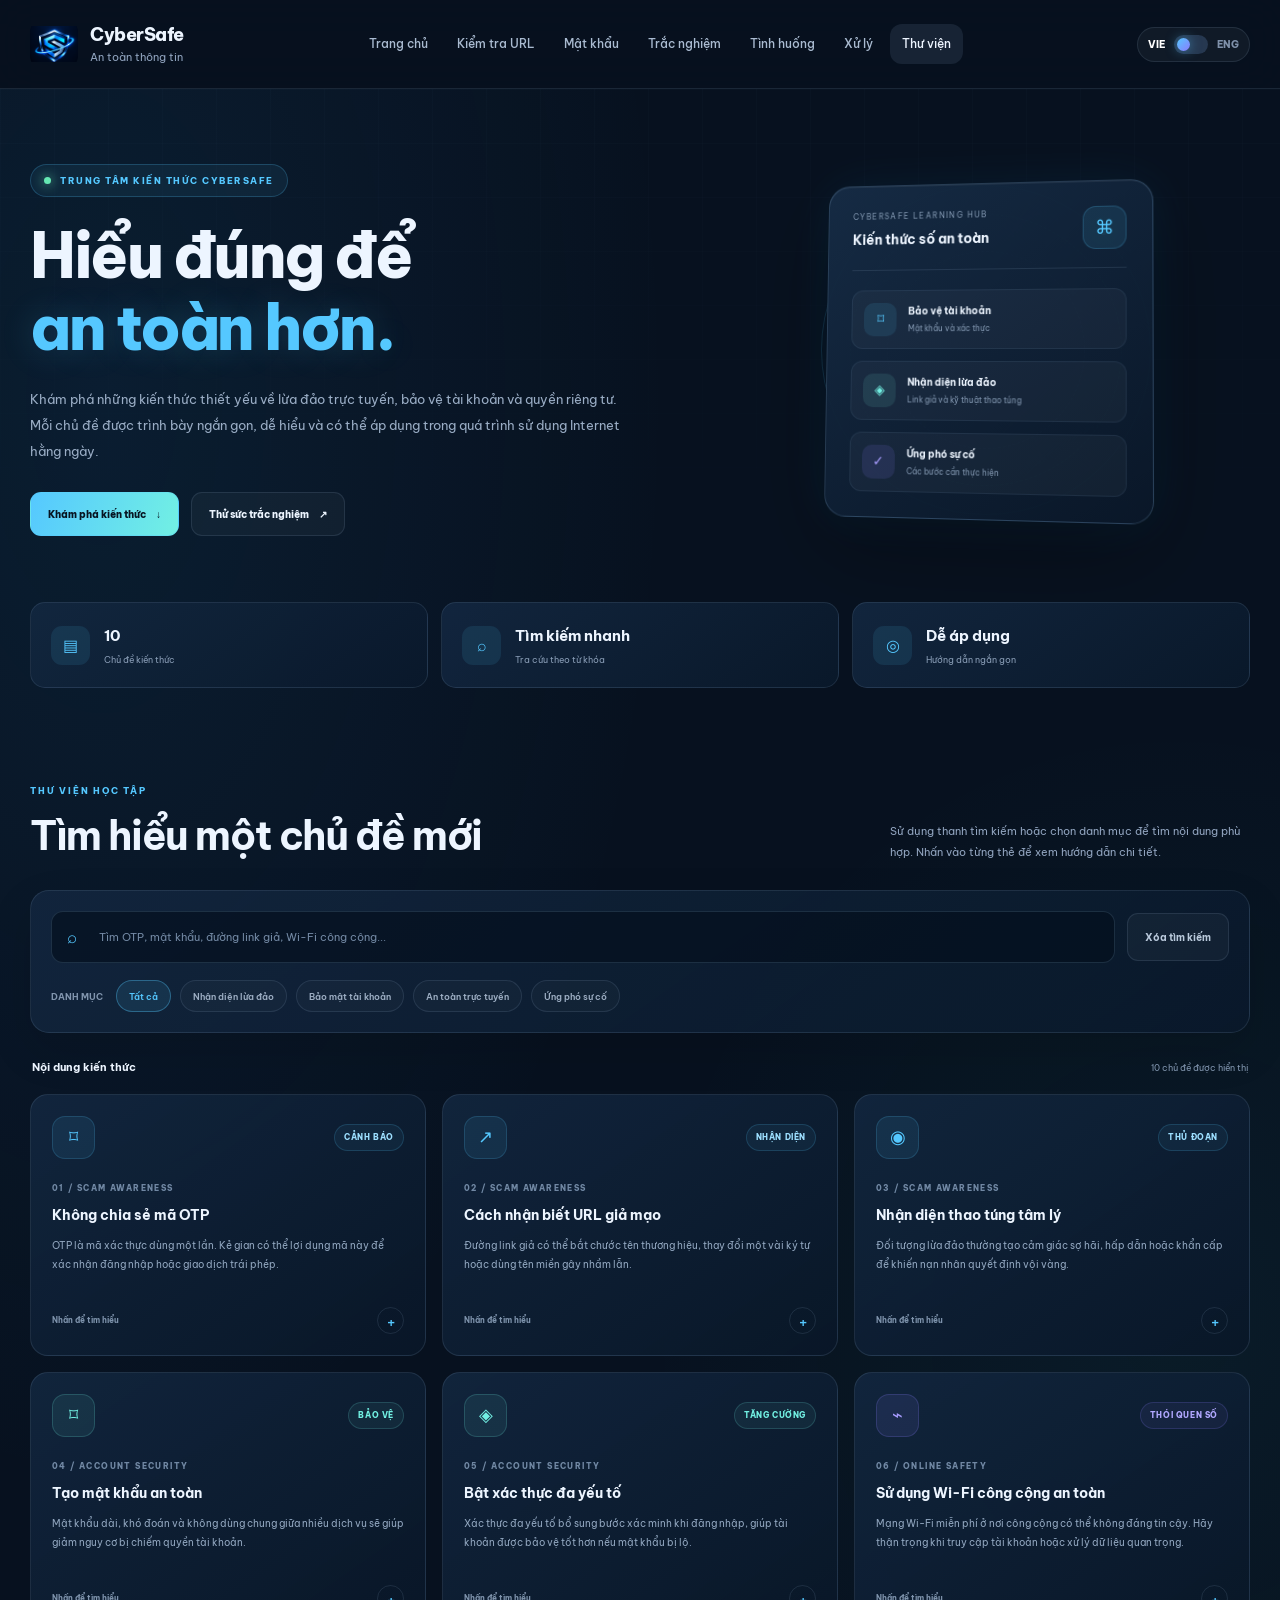
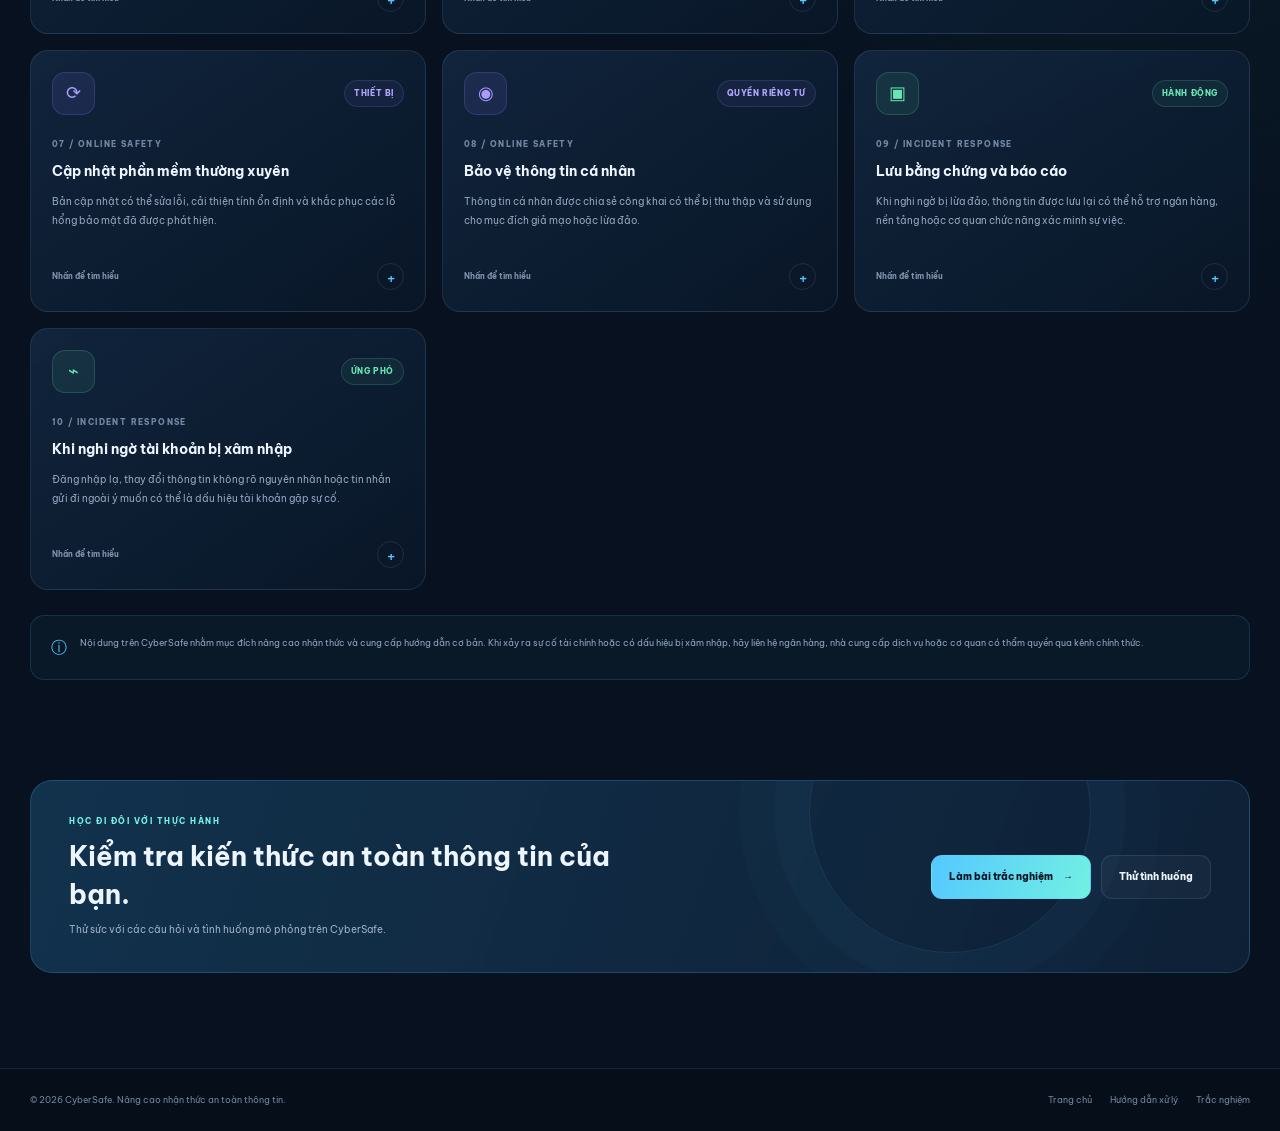
<file: thu-vien-kien-thuc.html>
<!doctype html>
<html lang="vi">
  <head>
    <meta charset="UTF-8" />
    <meta name="viewport" content="width=device-width, initial-scale=1.0" />
    <meta
      name="description"
      content="Thư viện kiến thức CyberSafe về nhận diện lừa đảo trực tuyến, bảo mật tài khoản và sử dụng Internet an toàn."
    />
    <title>CyberSafe | Thư viện kiến thức</title>
    <link rel="icon" type="image/png" href="img/cypersafe-logo.png" />
    <link rel="preconnect" href="https://fonts.googleapis.com" />
    <link rel="preconnect" href="https://fonts.gstatic.com" crossorigin />
    <link
      href="https://fonts.googleapis.com/css2?family=Be+Vietnam+Pro:wght@400;500;600;700;800&display=swap"
      rel="stylesheet"
    />
    <link rel="stylesheet" href="css/style.css" />
    <style>
      .library-page {
        overflow: hidden;
        background:
          radial-gradient(
            ellipse at 8% 12%,
            rgba(39, 139, 207, 0.1),
            transparent 34%
          ),
          radial-gradient(
            ellipse at 92% 48%,
            rgba(47, 210, 191, 0.055),
            transparent 32%
          ),
          var(--bg);
      }

      .library-hero {
        position: relative;
        isolation: isolate;
        min-height: 500px;
        display: flex;
        align-items: center;
        padding: 75px 0 90px;
      }

      .library-hero::before {
        position: absolute;
        z-index: -1;
        inset: 0;
        background-image:
          linear-gradient(rgba(133, 178, 220, 0.07) 1px, transparent 1px),
          linear-gradient(90deg, rgba(133, 178, 220, 0.07) 1px, transparent 1px);
        background-size: 54px 54px;
        opacity: 0.3;
        mask-image: linear-gradient(to bottom, black, transparent 92%);
        content: "";
      }

      .library-hero-grid {
        display: grid;
        grid-template-columns: minmax(0, 1.1fr) minmax(330px, 0.9fr);
        align-items: center;
        gap: 45px;
      }

      .library-eyebrow {
        display: inline-flex;
        align-items: center;
        gap: 9px;
        margin-bottom: 23px;
        padding: 8px 13px;
        border: 1px solid rgba(85, 200, 255, 0.22);
        border-radius: 40px;
        background: rgba(85, 200, 255, 0.07);
        color: var(--blue);
        font-size: 9px;
        font-weight: 800;
        letter-spacing: 1.5px;
      }

      .library-eyebrow i {
        width: 7px;
        height: 7px;
        border-radius: 50%;
        background: var(--green);
        box-shadow: 0 0 12px var(--green);
        animation: libraryPulse 1.8s ease-in-out infinite;
      }

      .library-hero h1 {
        max-width: 670px;
        font-size: clamp(38px, 5.1vw, 62px);
        font-weight: 800;
        line-height: 1.16;
        letter-spacing: -2.5px;
        text-wrap: balance;
      }

      .library-hero h1 span {
        color: var(--blue);
        text-shadow: 0 0 35px rgba(85, 200, 255, 0.2);
      }

      .library-hero-copy {
        max-width: 590px;
        margin-top: 22px;
        color: #9aadc5;
        font-size: 13px;
        line-height: 2;
      }

      .library-hero-actions {
        display: flex;
        flex-wrap: wrap;
        gap: 12px;
        margin-top: 28px;
      }

      .library-action {
        min-height: 44px;
        display: inline-flex;
        align-items: center;
        justify-content: center;
        gap: 10px;
        padding: 0 17px;
        border: 1px solid rgba(85, 200, 255, 0.28);
        border-radius: 11px;
        background: linear-gradient(110deg, #55c8ff, #72f0e3);
        color: #071522;
        font-size: 10px;
        font-weight: 800;
        transition:
          transform 0.25s ease,
          box-shadow 0.25s ease;
      }

      .library-action:hover {
        transform: translateY(-3px);
        box-shadow: 0 10px 25px rgba(85, 200, 255, 0.2);
      }

      .library-action.secondary {
        border-color: var(--border);
        background: rgba(255, 255, 255, 0.035);
        color: var(--text);
      }

      .library-visual {
        position: relative;
        min-height: 355px;
        display: grid;
        place-items: center;
        perspective: 900px;
      }

      .library-orbit {
        position: absolute;
        width: 330px;
        height: 330px;
        border: 1px solid rgba(85, 200, 255, 0.15);
        border-radius: 50%;
        animation: librarySpin 28s linear infinite;
      }

      .library-orbit::before,
      .library-orbit::after {
        position: absolute;
        border: 1px dashed rgba(114, 240, 227, 0.18);
        border-radius: 50%;
        content: "";
      }

      .library-orbit::before {
        inset: 28px;
      }

      .library-orbit::after {
        inset: 65px;
        border-color: rgba(139, 124, 255, 0.2);
      }

      .library-orbit span {
        position: absolute;
        top: 40px;
        right: 42px;
        width: 9px;
        height: 9px;
        border-radius: 50%;
        background: var(--cyan);
        box-shadow: 0 0 18px var(--cyan);
      }

      .library-book-card {
        position: relative;
        z-index: 2;
        width: min(100%, 330px);
        padding: 25px;
        border: 1px solid rgba(145, 190, 230, 0.2);
        border-radius: 22px;
        background: linear-gradient(
          145deg,
          rgba(21, 43, 68, 0.96),
          rgba(9, 23, 40, 0.95)
        );
        box-shadow:
          0 28px 90px rgba(0, 0, 0, 0.34),
          inset 0 1px rgba(255, 255, 255, 0.06),
          0 0 50px rgba(44, 153, 222, 0.1);
        transform: rotateY(-8deg) rotateX(3deg);
        animation: libraryFloat 6s ease-in-out infinite;
      }

      .book-card-top {
        display: flex;
        align-items: center;
        justify-content: space-between;
        gap: 12px;
        padding-bottom: 18px;
        border-bottom: 1px solid var(--border);
      }

      .book-card-top small {
        display: block;
        color: #8096b0;
        font-size: 8px;
        letter-spacing: 1.4px;
      }

      .book-card-top strong {
        display: block;
        margin-top: 5px;
        font-size: 14px;
      }

      .book-card-mark {
        width: 43px;
        height: 43px;
        display: grid;
        place-items: center;
        border: 1px solid rgba(85, 200, 255, 0.2);
        border-radius: 13px;
        background: rgba(85, 200, 255, 0.1);
        color: var(--blue);
        font-size: 19px;
      }

      .book-card-lines {
        display: grid;
        gap: 12px;
        margin-top: 20px;
      }

      .book-line {
        display: flex;
        align-items: center;
        gap: 12px;
        padding: 12px;
        border: 1px solid rgba(145, 190, 230, 0.09);
        border-radius: 12px;
        background: rgba(255, 255, 255, 0.035);
      }

      .book-line-icon {
        width: 34px;
        height: 34px;
        display: grid;
        place-items: center;
        flex-shrink: 0;
        border-radius: 10px;
        background: rgba(85, 200, 255, 0.1);
        color: var(--blue);
        font-size: 14px;
      }

      .book-line:nth-child(2) .book-line-icon {
        background: rgba(114, 240, 227, 0.1);
        color: var(--cyan);
      }

      .book-line:nth-child(3) .book-line-icon {
        background: rgba(139, 124, 255, 0.12);
        color: #a89cff;
      }

      .book-line strong {
        display: block;
        font-size: 10px;
      }

      .book-line small {
        display: block;
        margin-top: 3px;
        color: #8297b1;
        font-size: 8px;
      }

      .library-stats {
        position: relative;
        z-index: 3;
        margin-top: -24px;
      }

      .library-stats-grid {
        display: grid;
        grid-template-columns: repeat(3, minmax(0, 1fr));
        gap: 13px;
      }

      .library-stat {
        display: flex;
        align-items: center;
        gap: 14px;
        min-height: 86px;
        padding: 17px 20px;
        border: 1px solid var(--border);
        border-radius: 15px;
        background: linear-gradient(
          145deg,
          rgba(19, 39, 64, 0.92),
          rgba(10, 25, 43, 0.92)
        );
      }

      .library-stat-icon {
        width: 39px;
        height: 39px;
        display: grid;
        place-items: center;
        flex-shrink: 0;
        border-radius: 11px;
        background: rgba(85, 200, 255, 0.1);
        color: var(--blue);
        font-size: 16px;
      }

      .library-stat strong {
        display: block;
        font-size: 15px;
      }

      .library-stat small {
        display: block;
        margin-top: 3px;
        color: #899db6;
        font-size: 9px;
      }

      .library-section {
        padding: 95px 0 85px;
      }

      .library-section-heading {
        display: flex;
        align-items: flex-end;
        justify-content: space-between;
        gap: 30px;
        margin-bottom: 28px;
      }

      .library-kicker {
        display: block;
        margin-bottom: 12px;
        color: var(--blue);
        font-size: 9px;
        font-weight: 800;
        letter-spacing: 1.8px;
      }

      .library-section-heading h2 {
        font-size: clamp(27px, 3.4vw, 40px);
        line-height: 1.3;
        letter-spacing: -1.4px;
      }

      .library-section-heading p {
        max-width: 360px;
        color: var(--muted);
        font-size: 11px;
        line-height: 1.9;
      }

      .library-search-panel {
        padding: 20px;
        border: 1px solid var(--border);
        border-radius: 19px;
        background: linear-gradient(
          145deg,
          rgba(19, 39, 64, 0.84),
          rgba(10, 25, 43, 0.92)
        );
        box-shadow: 0 18px 45px rgba(0, 0, 0, 0.12);
      }

      .library-search-row {
        display: flex;
        align-items: center;
        gap: 12px;
      }

      .library-search-field {
        position: relative;
        flex: 1;
      }

      .library-search-icon {
        position: absolute;
        top: 50%;
        left: 16px;
        color: var(--blue);
        font-size: 17px;
        transform: translateY(-50%);
        pointer-events: none;
      }

      .library-search-input {
        width: 100%;
        min-height: 52px;
        padding: 0 17px 0 47px;
        border: 1px solid rgba(145, 190, 230, 0.16);
        border-radius: 12px;
        outline: none;
        background: rgba(4, 15, 28, 0.65);
        color: var(--text);
        font: inherit;
        font-size: 11px;
        transition:
          border-color 0.25s ease,
          box-shadow 0.25s ease;
      }

      .library-search-input::placeholder {
        color: #7389a4;
      }

      .library-search-input:focus {
        border-color: rgba(85, 200, 255, 0.55);
        box-shadow: 0 0 0 4px rgba(85, 200, 255, 0.07);
      }

      .library-clear {
        min-height: 48px;
        padding: 0 17px;
        border: 1px solid var(--border);
        border-radius: 11px;
        background: rgba(255, 255, 255, 0.035);
        color: #b9c9db;
        font-size: 10px;
        font-weight: 700;
        cursor: pointer;
        transition:
          border-color 0.2s ease,
          color 0.2s ease;
      }

      .library-clear:hover {
        border-color: rgba(85, 200, 255, 0.35);
        color: var(--blue);
      }

      .library-filter-row {
        display: flex;
        flex-wrap: wrap;
        align-items: center;
        gap: 9px;
        margin-top: 17px;
      }

      .filter-caption {
        margin-right: 4px;
        color: #8195ae;
        font-size: 9px;
        font-weight: 700;
      }

      .filter-chip {
        min-height: 32px;
        padding: 0 12px;
        border: 1px solid var(--border);
        border-radius: 30px;
        background: rgba(255, 255, 255, 0.025);
        color: #9eafc4;
        font-size: 9px;
        font-weight: 600;
        cursor: pointer;
        transition:
          color 0.2s ease,
          border-color 0.2s ease,
          background 0.2s ease;
      }

      .filter-chip:hover,
      .filter-chip.active {
        border-color: rgba(85, 200, 255, 0.35);
        background: rgba(85, 200, 255, 0.1);
        color: var(--blue);
      }

      .library-results-bar {
        display: flex;
        align-items: center;
        justify-content: space-between;
        gap: 15px;
        margin: 25px 2px 17px;
      }

      .library-results-bar strong {
        font-size: 11px;
      }

      .library-results-bar span {
        color: #8195ae;
        font-size: 9px;
      }

      .library-grid {
        display: grid;
        grid-template-columns: repeat(3, minmax(0, 1fr));
        align-items: start;
        gap: 16px;
      }

      .knowledge-card {
        min-width: 0;
        overflow: hidden;
        border: 1px solid var(--border);
        border-radius: 18px;
        background: linear-gradient(
          145deg,
          rgba(19, 39, 64, 0.88),
          rgba(9, 23, 40, 0.96)
        );
        transition:
          transform 0.3s ease,
          border-color 0.3s ease,
          box-shadow 0.3s ease;
      }

      .knowledge-card:hover,
      .knowledge-card[open] {
        transform: translateY(-4px);
        border-color: rgba(85, 200, 255, 0.32);
        box-shadow: 0 18px 42px rgba(0, 0, 0, 0.2);
      }

      .knowledge-card[hidden] {
        display: none !important;
      }

      .knowledge-card summary {
        position: relative;
        display: flex;
        min-height: 260px;
        flex-direction: column;
        padding: 21px;
        list-style: none;
        cursor: pointer;
      }

      .knowledge-card summary::-webkit-details-marker {
        display: none;
      }

      .knowledge-card summary::marker {
        display: none;
        content: "";
      }

      .knowledge-card summary:focus-visible {
        outline: 2px solid var(--blue);
        outline-offset: -4px;
        border-radius: 17px;
      }

      .knowledge-card-top {
        display: flex;
        align-items: center;
        justify-content: space-between;
        gap: 12px;
      }

      .knowledge-icon {
        width: 43px;
        height: 43px;
        display: grid;
        place-items: center;
        border: 1px solid rgba(85, 200, 255, 0.17);
        border-radius: 13px;
        background: rgba(85, 200, 255, 0.09);
        color: var(--blue);
        font-size: 18px;
      }

      .knowledge-card[data-category="account"] .knowledge-icon {
        border-color: rgba(114, 240, 227, 0.18);
        background: rgba(114, 240, 227, 0.08);
        color: var(--cyan);
      }

      .knowledge-card[data-category="safe"] .knowledge-icon {
        border-color: rgba(139, 124, 255, 0.2);
        background: rgba(139, 124, 255, 0.1);
        color: #a89cff;
      }

      .knowledge-card[data-category="response"] .knowledge-icon {
        border-color: rgba(101, 232, 178, 0.18);
        background: rgba(101, 232, 178, 0.08);
        color: var(--green);
      }

      .knowledge-tag {
        padding: 6px 9px;
        border: 1px solid rgba(85, 200, 255, 0.17);
        border-radius: 30px;
        background: rgba(85, 200, 255, 0.06);
        color: #9ddfff;
        font-size: 8px;
        font-weight: 800;
        letter-spacing: 0.6px;
      }

      .knowledge-card[data-category="account"] .knowledge-tag {
        border-color: rgba(114, 240, 227, 0.17);
        background: rgba(114, 240, 227, 0.06);
        color: var(--cyan);
      }

      .knowledge-card[data-category="safe"] .knowledge-tag {
        border-color: rgba(139, 124, 255, 0.18);
        background: rgba(139, 124, 255, 0.07);
        color: #b1a8ff;
      }

      .knowledge-card[data-category="response"] .knowledge-tag {
        border-color: rgba(101, 232, 178, 0.17);
        background: rgba(101, 232, 178, 0.06);
        color: var(--green);
      }

      .knowledge-card-copy {
        margin-top: 23px;
      }

      .knowledge-index {
        display: block;
        margin-bottom: 9px;
        color: #7188a4;
        font-size: 8px;
        font-weight: 800;
        letter-spacing: 1.4px;
      }

      .knowledge-card h3 {
        margin-bottom: 10px;
        font-size: 14px;
        line-height: 1.55;
      }

      .knowledge-card-copy p {
        color: #91a6bf;
        font-size: 10px;
        line-height: 1.9;
      }

      .knowledge-card-bottom {
        display: flex;
        align-items: center;
        justify-content: space-between;
        gap: 12px;
        margin-top: auto;
        padding-top: 20px;
      }

      .knowledge-card-bottom span:first-child {
        color: #7f94ad;
        font-size: 8px;
        font-weight: 700;
      }

      .knowledge-expand {
        width: 27px;
        height: 27px;
        display: grid;
        place-items: center;
        border: 1px solid var(--border);
        border-radius: 50%;
        color: var(--blue);
        font-size: 17px;
        transition:
          transform 0.3s ease,
          background 0.3s ease;
      }

      .knowledge-card[open] .knowledge-expand {
        transform: rotate(45deg);
        background: rgba(85, 200, 255, 0.1);
      }

      .knowledge-more {
        padding: 0 21px 21px;
        border-top: 1px solid var(--border);
        animation: knowledgeOpen 0.3s ease both;
      }

      .knowledge-more strong {
        display: block;
        margin: 17px 0 11px;
        color: var(--cyan);
        font-size: 9px;
      }

      .knowledge-more ul {
        display: grid;
        gap: 9px;
        padding-left: 17px;
        color: #b1c1d4;
        font-size: 9px;
        line-height: 1.8;
      }

      .knowledge-more li::marker {
        color: var(--blue);
      }

      .library-empty {
        display: none;
        padding: 48px 20px;
        border: 1px dashed rgba(145, 190, 230, 0.22);
        border-radius: 17px;
        background: rgba(255, 255, 255, 0.02);
        color: #9aadc5;
        text-align: center;
        font-size: 12px;
      }

      .library-empty.visible {
        display: block;
      }

      .library-bottom-note {
        display: flex;
        align-items: flex-start;
        gap: 13px;
        margin-top: 25px;
        padding: 18px 20px;
        border: 1px solid rgba(85, 200, 255, 0.15);
        border-radius: 14px;
        background: rgba(85, 200, 255, 0.045);
      }

      .library-bottom-note span {
        color: var(--blue);
        font-size: 16px;
      }

      .library-bottom-note p {
        color: #91a6bf;
        font-size: 9px;
        line-height: 1.9;
      }

      .library-cta {
        padding: 15px 0 95px;
      }

      .library-cta-box {
        position: relative;
        display: flex;
        align-items: center;
        justify-content: space-between;
        gap: 25px;
        overflow: hidden;
        padding: 34px 38px;
        border: 1px solid rgba(85, 200, 255, 0.2);
        border-radius: 22px;
        background: linear-gradient(
          110deg,
          rgba(22, 61, 91, 0.76),
          rgba(15, 34, 56, 0.92)
        );
      }

      .library-cta-box::after {
        position: absolute;
        top: -110px;
        right: 13%;
        width: 280px;
        height: 280px;
        border: 1px solid rgba(85, 200, 255, 0.12);
        border-radius: 50%;
        box-shadow:
          0 0 0 35px rgba(85, 200, 255, 0.025),
          0 0 0 70px rgba(85, 200, 255, 0.02);
        content: "";
        pointer-events: none;
      }

      .library-cta-content,
      .library-cta-actions {
        position: relative;
        z-index: 1;
      }

      .library-cta-content small {
        display: block;
        margin-bottom: 9px;
        color: var(--cyan);
        font-size: 8px;
        font-weight: 800;
        letter-spacing: 1.5px;
      }

      .library-cta-content h2 {
        max-width: 570px;
        font-size: clamp(19px, 2.4vw, 27px);
        line-height: 1.4;
      }

      .library-cta-content p {
        margin-top: 8px;
        color: #9db1c8;
        font-size: 10px;
      }

      .library-cta-actions {
        display: flex;
        flex-wrap: wrap;
        gap: 10px;
      }

      .library-footer {
        padding: 23px 0;
        border-top: 1px solid var(--border);
        background: #060e19;
      }

      .library-footer-inner {
        display: flex;
        align-items: center;
        justify-content: space-between;
        gap: 20px;
        color: #72869f;
        font-size: 9px;
      }

      .library-footer-links {
        display: flex;
        flex-wrap: wrap;
        gap: 18px;
      }

      .library-footer-links a:hover {
        color: var(--blue);
      }

      @keyframes libraryFloat {
        0%,
        100% {
          transform: rotateY(-8deg) rotateX(3deg) translateY(0);
        }
        50% {
          transform: rotateY(-5deg) rotateX(1deg) translateY(-10px);
        }
      }

      @keyframes librarySpin {
        to {
          transform: rotate(360deg);
        }
      }

      @keyframes libraryPulse {
        0%,
        100% {
          opacity: 1;
        }
        50% {
          opacity: 0.4;
        }
      }

      @keyframes knowledgeOpen {
        from {
          opacity: 0;
          transform: translateY(-5px);
        }
        to {
          opacity: 1;
          transform: translateY(0);
        }
      }

      @media (max-width: 1000px) {
        .library-hero-grid {
          gap: 20px;
        }
        .library-grid {
          grid-template-columns: repeat(2, minmax(0, 1fr));
        }
      }

      @media (max-width: 760px) {
        .library-hero {
          padding: 58px 0 65px;
        }
        .library-hero-grid {
          grid-template-columns: 1fr;
        }
        .library-hero h1 {
          letter-spacing: -1.7px;
        }
        .library-visual {
          min-height: 320px;
        }
        .library-orbit {
          width: 300px;
          height: 300px;
        }
        .library-section {
          padding: 75px 0 65px;
        }
        .library-section-heading {
          display: block;
        }
        .library-section-heading p {
          margin-top: 13px;
        }
        .library-cta-box {
          align-items: flex-start;
          flex-direction: column;
          padding: 27px;
        }
      }

      @media (max-width: 560px) {
        .library-stats-grid {
          grid-template-columns: 1fr;
          gap: 9px;
        }
        .library-stat {
          min-height: 70px;
        }
        .library-grid {
          grid-template-columns: 1fr;
        }
        .knowledge-card summary {
          min-height: 235px;
        }
        .library-search-panel {
          padding: 14px;
        }
        .library-search-row {
          align-items: stretch;
          flex-direction: column;
        }
        .library-clear {
          min-height: 40px;
        }
        .library-results-bar {
          align-items: flex-start;
          flex-direction: column;
          gap: 5px;
        }
        .library-footer-inner {
          align-items: flex-start;
          flex-direction: column;
        }
        .library-cta-actions {
          width: 100%;
        }
        .library-action {
          flex: 1;
        }
      }

      @media (prefers-reduced-motion: reduce) {
        .library-page *,
        .library-page *::before,
        .library-page *::after {
          scroll-behavior: auto !important;
          animation-duration: 0.01ms !important;
          animation-iteration-count: 1 !important;
          transition-duration: 0.01ms !important;
        }
      }
    </style>
  </head>
  <body>
    <div class="cursor-glow"></div>

    <header class="site-header">
      <div class="container nav-wrap">
        <a href="index.html" class="brand">
          <img
            class="brand-logo"
            src="img/cypersafe-logo.png"
            alt="CyberSafe"
            onerror="
              this.hidden = true;
              this.nextElementSibling.hidden = false;
            "
          />
          <span class="brand-fallback" hidden>CS</span>
          <span class="brand-copy">
            <strong>CyberSafe</strong>
            <small data-vi="An toàn thông tin" data-en="Information Security"
              >An toàn thông tin</small
            >
          </span>
        </a>

        <button
          class="nav-toggle"
          id="navToggle"
          type="button"
          aria-label="Mở menu"
        >
          <span></span><span></span><span></span>
        </button>

        <nav class="site-nav" id="siteNav">
          <a href="index.html" data-vi="Trang chủ" data-en="Home">Trang chủ</a>
          <a
            href="kiem-tra-url.html"
            data-vi="Kiểm tra URL"
            data-en="URL Checker"
            >Kiểm tra URL</a
          >
          <a href="kiem-tra-mat-khau.html" data-vi="Mật khẩu" data-en="Password"
            >Mật khẩu</a
          >
          <a href="trac-nghiem.html" data-vi="Trắc nghiệm" data-en="Quiz"
            >Trắc nghiệm</a
          >
          <a
            href="tinh-huong-lua-dao.html"
            data-vi="Tình huống"
            data-en="Scam Cases"
            >Tình huống</a
          >
          <a
            href="huong-dan-xu-ly.html"
            data-vi="Xử lý"
            data-en="Response Guide"
            >Xử lý</a
          >
          <a
            href="thu-vien-kien-thuc.html"
            class="active"
            data-vi="Thư viện"
            data-en="Knowledge"
            >Thư viện</a
          >
        </nav>

        <button
          class="lang-switch"
          id="langSwitch"
          type="button"
          data-lang="vi"
          aria-label="Chuyển đổi ngôn ngữ"
        >
          <span class="lang-label active">VIE</span>
          <span class="lang-track"
            ><span class="lang-knob" id="langKnob"></span
          ></span>
          <span class="lang-label">ENG</span>
        </button>
      </div>
    </header>

    <main class="library-page">
      <section class="library-hero">
        <div class="container library-hero-grid">
          <div class="reveal">
            <div class="library-eyebrow">
              <i></i
              ><span
                data-vi="TRUNG TÂM KIẾN THỨC CYBERSAFE"
                data-en="CYBERSAFE KNOWLEDGE CENTER"
                >TRUNG TÂM KIẾN THỨC CYBERSAFE</span
              >
            </div>
            <h1
              data-vi="Hiểu đúng để <span>an toàn hơn.</span>"
              data-en="Know more. <span>Stay safer.</span>"
            >
              Hiểu đúng để <span>an toàn hơn.</span>
            </h1>
            <p
              class="library-hero-copy"
              data-vi="Khám phá những kiến thức thiết yếu về lừa đảo trực tuyến, bảo vệ tài khoản và quyền riêng tư. Mỗi chủ đề được trình bày ngắn gọn, dễ hiểu và có thể áp dụng trong quá trình sử dụng Internet hằng ngày."
              data-en="Explore essential knowledge about online scams, account protection, and privacy. Each topic is concise, easy to understand, and practical for everyday internet use."
            >
              Khám phá những kiến thức thiết yếu về lừa đảo trực tuyến, bảo vệ
              tài khoản và quyền riêng tư. Mỗi chủ đề được trình bày ngắn gọn,
              dễ hiểu và có thể áp dụng trong quá trình sử dụng Internet hằng
              ngày.
            </p>
            <div class="library-hero-actions">
              <a class="library-action" href="#knowledgeLibrary"
                ><span data-vi="Khám phá kiến thức" data-en="Explore knowledge"
                  >Khám phá kiến thức</span
                ><span>↓</span></a
              >
              <a class="library-action secondary" href="trac-nghiem.html"
                ><span data-vi="Thử sức trắc nghiệm" data-en="Take the quiz"
                  >Thử sức trắc nghiệm</span
                ><span>↗</span></a
              >
            </div>
          </div>

          <div class="library-visual reveal">
            <div class="library-orbit"><span></span></div>
            <div class="library-book-card">
              <div class="book-card-top">
                <div>
                  <small
                    data-vi="CYBERSAFE LEARNING HUB"
                    data-en="CYBERSAFE LEARNING HUB"
                    >CYBERSAFE LEARNING HUB</small
                  >
                  <strong
                    data-vi="Kiến thức số an toàn"
                    data-en="Digital safety knowledge"
                    >Kiến thức số an toàn</strong
                  >
                </div>
                <span class="book-card-mark">⌘</span>
              </div>
              <div class="book-card-lines">
                <div class="book-line">
                  <span class="book-line-icon">⌑</span
                  ><span
                    ><strong
                      data-vi="Bảo vệ tài khoản"
                      data-en="Account protection"
                      >Bảo vệ tài khoản</strong
                    ><small
                      data-vi="Mật khẩu và xác thực"
                      data-en="Passwords and authentication"
                      >Mật khẩu và xác thực</small
                    ></span
                  >
                </div>
                <div class="book-line">
                  <span class="book-line-icon">◈</span
                  ><span
                    ><strong
                      data-vi="Nhận diện lừa đảo"
                      data-en="Scam awareness"
                      >Nhận diện lừa đảo</strong
                    ><small
                      data-vi="Link giả và kỹ thuật thao túng"
                      data-en="Fake links and manipulation tactics"
                      >Link giả và kỹ thuật thao túng</small
                    ></span
                  >
                </div>
                <div class="book-line">
                  <span class="book-line-icon">✓</span
                  ><span
                    ><strong data-vi="Ứng phó sự cố" data-en="Incident response"
                      >Ứng phó sự cố</strong
                    ><small
                      data-vi="Các bước cần thực hiện"
                      data-en="Steps to take"
                      >Các bước cần thực hiện</small
                    ></span
                  >
                </div>
              </div>
            </div>
          </div>
        </div>
      </section>

      <section class="library-stats">
        <div class="container library-stats-grid">
          <div class="library-stat reveal">
            <span class="library-stat-icon">▤</span
            ><span
              ><strong>10</strong
              ><small data-vi="Chủ đề kiến thức" data-en="Knowledge topics"
                >Chủ đề kiến thức</small
              ></span
            >
          </div>
          <div class="library-stat reveal">
            <span class="library-stat-icon">⌕</span
            ><span
              ><strong data-vi="Tìm kiếm nhanh" data-en="Quick search"
                >Tìm kiếm nhanh</strong
              ><small
                data-vi="Tra cứu theo từ khóa"
                data-en="Find topics by keyword"
                >Tra cứu theo từ khóa</small
              ></span
            >
          </div>
          <div class="library-stat reveal">
            <span class="library-stat-icon">◎</span
            ><span
              ><strong data-vi="Dễ áp dụng" data-en="Practical tips"
                >Dễ áp dụng</strong
              ><small
                data-vi="Hướng dẫn ngắn gọn"
                data-en="Simple, actionable guidance"
                >Hướng dẫn ngắn gọn</small
              ></span
            >
          </div>
        </div>
      </section>

      <section class="library-section" id="knowledgeLibrary">
        <div class="container">
          <div class="library-section-heading reveal">
            <div>
              <span
                class="library-kicker"
                data-vi="THƯ VIỆN HỌC TẬP"
                data-en="LEARNING LIBRARY"
                >THƯ VIỆN HỌC TẬP</span
              >
              <h2
                data-vi="Tìm hiểu một chủ đề mới"
                data-en="Explore a new topic"
              >
                Tìm hiểu một chủ đề mới
              </h2>
            </div>
            <p
              data-vi="Sử dụng thanh tìm kiếm hoặc chọn danh mục để tìm nội dung phù hợp. Nhấn vào từng thẻ để xem hướng dẫn chi tiết."
              data-en="Use the search bar or choose a category to find relevant content. Open any card to view its practical guidance."
            >
              Sử dụng thanh tìm kiếm hoặc chọn danh mục để tìm nội dung phù hợp.
              Nhấn vào từng thẻ để xem hướng dẫn chi tiết.
            </p>
          </div>

          <div class="library-search-panel reveal">
            <div class="library-search-row">
              <div class="library-search-field">
                <span class="library-search-icon">⌕</span>
                <input
                  id="searchInput"
                  class="library-search-input"
                  type="search"
                  autocomplete="off"
                  data-placeholder-vi="Tìm OTP, mật khẩu, đường link giả, Wi-Fi công cộng..."
                  data-placeholder-en="Search OTP, passwords, fake links, public Wi-Fi..."
                  placeholder="Tìm OTP, mật khẩu, đường link giả, Wi-Fi công cộng..."
                  aria-label="Tìm kiếm kiến thức"
                />
              </div>
              <button
                class="library-clear"
                id="clearSearch"
                type="button"
                data-vi="Xóa tìm kiếm"
                data-en="Clear search"
              >
                Xóa tìm kiếm
              </button>
            </div>
            <div class="library-filter-row" id="filterChips">
              <span
                class="filter-caption"
                data-vi="DANH MỤC"
                data-en="CATEGORIES"
                >DANH MỤC</span
              >
              <button
                class="filter-chip active"
                type="button"
                data-filter="all"
                data-vi="Tất cả"
                data-en="All"
              >
                Tất cả
              </button>
              <button
                class="filter-chip"
                type="button"
                data-filter="scam"
                data-vi="Nhận diện lừa đảo"
                data-en="Scam awareness"
              >
                Nhận diện lừa đảo
              </button>
              <button
                class="filter-chip"
                type="button"
                data-filter="account"
                data-vi="Bảo mật tài khoản"
                data-en="Account security"
              >
                Bảo mật tài khoản
              </button>
              <button
                class="filter-chip"
                type="button"
                data-filter="safe"
                data-vi="An toàn trực tuyến"
                data-en="Online safety"
              >
                An toàn trực tuyến
              </button>
              <button
                class="filter-chip"
                type="button"
                data-filter="response"
                data-vi="Ứng phó sự cố"
                data-en="Incident response"
              >
                Ứng phó sự cố
              </button>
            </div>
          </div>

          <div class="library-results-bar">
            <strong data-vi="Nội dung kiến thức" data-en="Knowledge articles"
              >Nội dung kiến thức</strong
            >
            <span id="resultCount" aria-live="polite">Hiển thị 10 chủ đề</span>
          </div>

          <div class="library-grid" id="libraryGrid">
            <details
              class="knowledge-card reveal"
              data-category="scam"
              data-keywords="otp ma otp ma xac thuc one time password tin nhan ngan hang bao mat ma dung mot lan"
            >
              <summary>
                <div class="knowledge-card-top">
                  <span class="knowledge-icon">⌑</span
                  ><span
                    class="knowledge-tag"
                    data-vi="CẢNH BÁO"
                    data-en="WARNING"
                    >CẢNH BÁO</span
                  >
                </div>
                <div class="knowledge-card-copy">
                  <span class="knowledge-index">01 / SCAM AWARENESS</span>
                  <h3
                    data-vi="Không chia sẻ mã OTP"
                    data-en="Never share OTP codes"
                  >
                    Không chia sẻ mã OTP
                  </h3>
                  <p
                    data-vi="OTP là mã xác thực dùng một lần. Kẻ gian có thể lợi dụng mã này để xác nhận đăng nhập hoặc giao dịch trái phép."
                    data-en="An OTP is a one-time verification code. Scammers may use it to authorize unauthorized logins or transactions."
                  >
                    OTP là mã xác thực dùng một lần. Kẻ gian có thể lợi dụng mã
                    này để xác nhận đăng nhập hoặc giao dịch trái phép.
                  </p>
                </div>
                <div class="knowledge-card-bottom">
                  <span data-vi="Nhấn để tìm hiểu" data-en="Open to learn more"
                    >Nhấn để tìm hiểu</span
                  ><span class="knowledge-expand">+</span>
                </div>
              </summary>
              <div class="knowledge-more">
                <strong data-vi="GHI NHỚ" data-en="REMEMBER">GHI NHỚ</strong>
                <ul>
                  <li
                    data-vi="Không đọc hoặc gửi mã OTP cho bất kỳ ai qua điện thoại, tin nhắn hay mạng xã hội."
                    data-en="Never read or send an OTP to anyone by phone, message, or social media."
                  >
                    Không đọc hoặc gửi mã OTP cho bất kỳ ai qua điện thoại, tin
                    nhắn hay mạng xã hội.
                  </li>
                  <li
                    data-vi="Chỉ nhập OTP trên ứng dụng hoặc website chính thức khi chính bạn đang thực hiện thao tác."
                    data-en="Enter an OTP only in the official app or website when you initiated the action."
                  >
                    Chỉ nhập OTP trên ứng dụng hoặc website chính thức khi chính
                    bạn đang thực hiện thao tác.
                  </li>
                  <li
                    data-vi="Nếu đã lộ OTP, liên hệ ngay ngân hàng hoặc nhà cung cấp dịch vụ liên quan."
                    data-en="If you exposed an OTP, contact your bank or service provider immediately."
                  >
                    Nếu đã lộ OTP, liên hệ ngay ngân hàng hoặc nhà cung cấp dịch
                    vụ liên quan.
                  </li>
                </ul>
              </div>
            </details>

            <details
              class="knowledge-card reveal"
              data-category="scam"
              data-keywords="url link gia mao ten mien phishing website fake domain duong dan ngan hang"
            >
              <summary>
                <div class="knowledge-card-top">
                  <span class="knowledge-icon">↗</span
                  ><span
                    class="knowledge-tag"
                    data-vi="NHẬN DIỆN"
                    data-en="IDENTIFICATION"
                    >NHẬN DIỆN</span
                  >
                </div>
                <div class="knowledge-card-copy">
                  <span class="knowledge-index">02 / SCAM AWARENESS</span>
                  <h3
                    data-vi="Cách nhận biết URL giả mạo"
                    data-en="How to spot fake URLs"
                  >
                    Cách nhận biết URL giả mạo
                  </h3>
                  <p
                    data-vi="Đường link giả có thể bắt chước tên thương hiệu, thay đổi một vài ký tự hoặc dùng tên miền gây nhầm lẫn."
                    data-en="Fake links may imitate a brand, alter a few characters, or use misleading domain names."
                  >
                    Đường link giả có thể bắt chước tên thương hiệu, thay đổi
                    một vài ký tự hoặc dùng tên miền gây nhầm lẫn.
                  </p>
                </div>
                <div class="knowledge-card-bottom">
                  <span data-vi="Nhấn để tìm hiểu" data-en="Open to learn more"
                    >Nhấn để tìm hiểu</span
                  ><span class="knowledge-expand">+</span>
                </div>
              </summary>
              <div class="knowledge-more">
                <strong data-vi="CÁCH KIỂM TRA" data-en="HOW TO CHECK"
                  >CÁCH KIỂM TRA</strong
                >
                <ul>
                  <li
                    data-vi="Đọc kỹ toàn bộ tên miền, đặc biệt phần ngay trước đuôi như .com hoặc .vn."
                    data-en="Read the full domain carefully, especially the part immediately before the extension such as .com or .vn."
                  >
                    Đọc kỹ toàn bộ tên miền, đặc biệt phần ngay trước đuôi như
                    .com hoặc .vn.
                  </li>
                  <li
                    data-vi="Cảnh giác với lỗi chính tả, ký tự thêm vào hoặc tên miền có nhiều phần bất thường."
                    data-en="Watch for misspellings, extra characters, or unusual multi-part domains."
                  >
                    Cảnh giác với lỗi chính tả, ký tự thêm vào hoặc tên miền có
                    nhiều phần bất thường.
                  </li>
                  <li
                    data-vi="Tự nhập địa chỉ website chính thức thay vì mở link trong tin nhắn không rõ nguồn gốc."
                    data-en="Type the official website address yourself instead of opening links from unknown messages."
                  >
                    Tự nhập địa chỉ website chính thức thay vì mở link trong tin
                    nhắn không rõ nguồn gốc.
                  </li>
                </ul>
              </div>
            </details>

            <details
              class="knowledge-card reveal"
              data-category="scam"
              data-keywords="social engineering ky thuat xa hoi thao tung tam ly gia mao nhan vien ngan hang trung thuong khan cap"
            >
              <summary>
                <div class="knowledge-card-top">
                  <span class="knowledge-icon">◉</span
                  ><span
                    class="knowledge-tag"
                    data-vi="THỦ ĐOẠN"
                    data-en="TACTICS"
                    >THỦ ĐOẠN</span
                  >
                </div>
                <div class="knowledge-card-copy">
                  <span class="knowledge-index">03 / SCAM AWARENESS</span>
                  <h3
                    data-vi="Nhận diện thao túng tâm lý"
                    data-en="Recognize social engineering"
                  >
                    Nhận diện thao túng tâm lý
                  </h3>
                  <p
                    data-vi="Đối tượng lừa đảo thường tạo cảm giác sợ hãi, hấp dẫn hoặc khẩn cấp để khiến nạn nhân quyết định vội vàng."
                    data-en="Scammers often create fear, excitement, or urgency to pressure people into making rushed decisions."
                  >
                    Đối tượng lừa đảo thường tạo cảm giác sợ hãi, hấp dẫn hoặc
                    khẩn cấp để khiến nạn nhân quyết định vội vàng.
                  </p>
                </div>
                <div class="knowledge-card-bottom">
                  <span data-vi="Nhấn để tìm hiểu" data-en="Open to learn more"
                    >Nhấn để tìm hiểu</span
                  ><span class="knowledge-expand">+</span>
                </div>
              </summary>
              <div class="knowledge-more">
                <strong
                  data-vi="DẤU HIỆU THƯỜNG GẶP"
                  data-en="COMMON WARNING SIGNS"
                  >DẤU HIỆU THƯỜNG GẶP</strong
                >
                <ul>
                  <li
                    data-vi="Yêu cầu hành động ngay nếu không sẽ bị khóa tài khoản hoặc mất quyền lợi."
                    data-en="Demanding immediate action or threatening account suspension or loss of benefits."
                  >
                    Yêu cầu hành động ngay nếu không sẽ bị khóa tài khoản hoặc
                    mất quyền lợi.
                  </li>
                  <li
                    data-vi="Thông báo trúng thưởng nhưng yêu cầu cung cấp thông tin hoặc nộp phí trước."
                    data-en="Announcing a prize but asking for personal information or an upfront fee."
                  >
                    Thông báo trúng thưởng nhưng yêu cầu cung cấp thông tin hoặc
                    nộp phí trước.
                  </li>
                  <li
                    data-vi="Giả danh người quen, nhân viên hỗ trợ hoặc cơ quan có thẩm quyền."
                    data-en="Impersonating someone you know, a support agent, or an authority."
                  >
                    Giả danh người quen, nhân viên hỗ trợ hoặc cơ quan có thẩm
                    quyền.
                  </li>
                </ul>
              </div>
            </details>

            <details
              class="knowledge-card reveal"
              data-category="account"
              data-keywords="mat khau password bao mat tai khoan strong password do dai chu hoa chu thuong ky tu dac biet"
            >
              <summary>
                <div class="knowledge-card-top">
                  <span class="knowledge-icon">⌑</span
                  ><span
                    class="knowledge-tag"
                    data-vi="BẢO VỆ"
                    data-en="PROTECTION"
                    >BẢO VỆ</span
                  >
                </div>
                <div class="knowledge-card-copy">
                  <span class="knowledge-index">04 / ACCOUNT SECURITY</span>
                  <h3
                    data-vi="Tạo mật khẩu an toàn"
                    data-en="Create strong passwords"
                  >
                    Tạo mật khẩu an toàn
                  </h3>
                  <p
                    data-vi="Mật khẩu dài, khó đoán và không dùng chung giữa nhiều dịch vụ sẽ giúp giảm nguy cơ bị chiếm quyền tài khoản."
                    data-en="Long, hard-to-guess passwords that are not reused across services help reduce account takeover risks."
                  >
                    Mật khẩu dài, khó đoán và không dùng chung giữa nhiều dịch
                    vụ sẽ giúp giảm nguy cơ bị chiếm quyền tài khoản.
                  </p>
                </div>
                <div class="knowledge-card-bottom">
                  <span data-vi="Nhấn để tìm hiểu" data-en="Open to learn more"
                    >Nhấn để tìm hiểu</span
                  ><span class="knowledge-expand">+</span>
                </div>
              </summary>
              <div class="knowledge-more">
                <strong
                  data-vi="NGUYÊN TẮC TẠO MẬT KHẨU"
                  data-en="PASSWORD PRINCIPLES"
                  >NGUYÊN TẮC TẠO MẬT KHẨU</strong
                >
                <ul>
                  <li
                    data-vi="Ưu tiên mật khẩu dài, khó đoán; có thể dùng một cụm từ dễ nhớ nhưng không phổ biến."
                    data-en="Prefer long, hard-to-guess passwords; a memorable but uncommon passphrase can help."
                  >
                    Ưu tiên mật khẩu dài, khó đoán; có thể dùng một cụm từ dễ
                    nhớ nhưng không phổ biến.
                  </li>
                  <li
                    data-vi="Không dùng ngày sinh, số điện thoại hoặc thông tin dễ tìm thấy trên mạng xã hội."
                    data-en="Avoid birthdays, phone numbers, or details easily found on social media."
                  >
                    Không dùng ngày sinh, số điện thoại hoặc thông tin dễ tìm
                    thấy trên mạng xã hội.
                  </li>
                  <li
                    data-vi="Dùng mật khẩu khác nhau cho các tài khoản quan trọng và cân nhắc trình quản lý mật khẩu đáng tin cậy."
                    data-en="Use unique passwords for important accounts and consider a trusted password manager."
                  >
                    Dùng mật khẩu khác nhau cho các tài khoản quan trọng và cân
                    nhắc trình quản lý mật khẩu đáng tin cậy.
                  </li>
                </ul>
              </div>
            </details>

            <details
              class="knowledge-card reveal"
              data-category="account"
              data-keywords="2fa mfa xac thuc hai lop da yeu to two factor authentication bao ve dang nhap"
            >
              <summary>
                <div class="knowledge-card-top">
                  <span class="knowledge-icon">◈</span
                  ><span
                    class="knowledge-tag"
                    data-vi="TĂNG CƯỜNG"
                    data-en="EXTRA LAYER"
                    >TĂNG CƯỜNG</span
                  >
                </div>
                <div class="knowledge-card-copy">
                  <span class="knowledge-index">05 / ACCOUNT SECURITY</span>
                  <h3
                    data-vi="Bật xác thực đa yếu tố"
                    data-en="Enable multi-factor authentication"
                  >
                    Bật xác thực đa yếu tố
                  </h3>
                  <p
                    data-vi="Xác thực đa yếu tố bổ sung bước xác minh khi đăng nhập, giúp tài khoản được bảo vệ tốt hơn nếu mật khẩu bị lộ."
                    data-en="Multi-factor authentication adds a verification step at sign-in, improving protection if your password is exposed."
                  >
                    Xác thực đa yếu tố bổ sung bước xác minh khi đăng nhập, giúp
                    tài khoản được bảo vệ tốt hơn nếu mật khẩu bị lộ.
                  </p>
                </div>
                <div class="knowledge-card-bottom">
                  <span data-vi="Nhấn để tìm hiểu" data-en="Open to learn more"
                    >Nhấn để tìm hiểu</span
                  ><span class="knowledge-expand">+</span>
                </div>
              </summary>
              <div class="knowledge-more">
                <strong data-vi="CÁCH SỬ DỤNG AN TOÀN" data-en="SAFER USE"
                  >CÁCH SỬ DỤNG AN TOÀN</strong
                >
                <ul>
                  <li
                    data-vi="Bật tính năng xác thực đa yếu tố trong phần bảo mật của dịch vụ chính thức."
                    data-en="Enable multi-factor authentication in the security settings of the official service."
                  >
                    Bật tính năng xác thực đa yếu tố trong phần bảo mật của dịch
                    vụ chính thức.
                  </li>
                  <li
                    data-vi="Không chấp nhận yêu cầu đăng nhập hoặc xác thực mà bạn không chủ động thực hiện."
                    data-en="Do not approve sign-in or verification requests that you did not initiate."
                  >
                    Không chấp nhận yêu cầu đăng nhập hoặc xác thực mà bạn không
                    chủ động thực hiện.
                  </li>
                  <li
                    data-vi="Lưu mã khôi phục ở nơi an toàn và không chia sẻ chúng với người khác."
                    data-en="Store recovery codes securely and never share them with others."
                  >
                    Lưu mã khôi phục ở nơi an toàn và không chia sẻ chúng với
                    người khác.
                  </li>
                </ul>
              </div>
            </details>

            <details
              class="knowledge-card reveal"
              data-category="safe"
              data-keywords="wifi cong cong public wifi mang khong day cong cong bao mat du lieu hotspot"
            >
              <summary>
                <div class="knowledge-card-top">
                  <span class="knowledge-icon">⌁</span
                  ><span
                    class="knowledge-tag"
                    data-vi="THÓI QUEN SỐ"
                    data-en="DIGITAL HABITS"
                    >THÓI QUEN SỐ</span
                  >
                </div>
                <div class="knowledge-card-copy">
                  <span class="knowledge-index">06 / ONLINE SAFETY</span>
                  <h3
                    data-vi="Sử dụng Wi-Fi công cộng an toàn"
                    data-en="Use public Wi-Fi safely"
                  >
                    Sử dụng Wi-Fi công cộng an toàn
                  </h3>
                  <p
                    data-vi="Mạng Wi-Fi miễn phí ở nơi công cộng có thể không đáng tin cậy. Hãy thận trọng khi truy cập tài khoản hoặc xử lý dữ liệu quan trọng."
                    data-en="Free public Wi-Fi may not be trustworthy. Be careful when accessing accounts or handling sensitive information."
                  >
                    Mạng Wi-Fi miễn phí ở nơi công cộng có thể không đáng tin
                    cậy. Hãy thận trọng khi truy cập tài khoản hoặc xử lý dữ
                    liệu quan trọng.
                  </p>
                </div>
                <div class="knowledge-card-bottom">
                  <span data-vi="Nhấn để tìm hiểu" data-en="Open to learn more"
                    >Nhấn để tìm hiểu</span
                  ><span class="knowledge-expand">+</span>
                </div>
              </summary>
              <div class="knowledge-more">
                <strong data-vi="LƯU Ý KHI KẾT NỐI" data-en="CONNECTION TIPS"
                  >LƯU Ý KHI KẾT NỐI</strong
                >
                <ul>
                  <li
                    data-vi="Xác nhận đúng tên mạng với nhân viên hoặc đơn vị cung cấp địa điểm."
                    data-en="Confirm the correct network name with staff or the venue."
                  >
                    Xác nhận đúng tên mạng với nhân viên hoặc đơn vị cung cấp
                    địa điểm.
                  </li>
                  <li
                    data-vi="Tránh thực hiện giao dịch nhạy cảm trên mạng không rõ nguồn gốc."
                    data-en="Avoid sensitive transactions on networks of unknown origin."
                  >
                    Tránh thực hiện giao dịch nhạy cảm trên mạng không rõ nguồn
                    gốc.
                  </li>
                  <li
                    data-vi="Tắt tự động kết nối với Wi-Fi công cộng và ngắt kết nối khi không còn sử dụng."
                    data-en="Disable automatic connection to public Wi-Fi and disconnect when you are done."
                  >
                    Tắt tự động kết nối với Wi-Fi công cộng và ngắt kết nối khi
                    không còn sử dụng.
                  </li>
                </ul>
              </div>
            </details>

            <details
              class="knowledge-card reveal"
              data-category="safe"
              data-keywords="cap nhat phan mem update he dieu hanh ung dung ban va loi bao mat"
            >
              <summary>
                <div class="knowledge-card-top">
                  <span class="knowledge-icon">⟳</span
                  ><span
                    class="knowledge-tag"
                    data-vi="THIẾT BỊ"
                    data-en="DEVICES"
                    >THIẾT BỊ</span
                  >
                </div>
                <div class="knowledge-card-copy">
                  <span class="knowledge-index">07 / ONLINE SAFETY</span>
                  <h3
                    data-vi="Cập nhật phần mềm thường xuyên"
                    data-en="Keep software up to date"
                  >
                    Cập nhật phần mềm thường xuyên
                  </h3>
                  <p
                    data-vi="Bản cập nhật có thể sửa lỗi, cải thiện tính ổn định và khắc phục các lỗ hổng bảo mật đã được phát hiện."
                    data-en="Updates can fix bugs, improve stability, and address discovered security vulnerabilities."
                  >
                    Bản cập nhật có thể sửa lỗi, cải thiện tính ổn định và khắc
                    phục các lỗ hổng bảo mật đã được phát hiện.
                  </p>
                </div>
                <div class="knowledge-card-bottom">
                  <span data-vi="Nhấn để tìm hiểu" data-en="Open to learn more"
                    >Nhấn để tìm hiểu</span
                  ><span class="knowledge-expand">+</span>
                </div>
              </summary>
              <div class="knowledge-more">
                <strong data-vi="THÓI QUEN NÊN DUY TRÌ" data-en="GOOD HABITS"
                  >THÓI QUEN NÊN DUY TRÌ</strong
                >
                <ul>
                  <li
                    data-vi="Bật cập nhật tự động khi phù hợp và chỉ tải phần mềm từ nguồn chính thức."
                    data-en="Enable automatic updates where appropriate and download software only from official sources."
                  >
                    Bật cập nhật tự động khi phù hợp và chỉ tải phần mềm từ
                    nguồn chính thức.
                  </li>
                  <li
                    data-vi="Không cài tệp hoặc ứng dụng được gửi từ người lạ hay website đáng ngờ."
                    data-en="Do not install files or apps sent by strangers or suspicious websites."
                  >
                    Không cài tệp hoặc ứng dụng được gửi từ người lạ hay website
                    đáng ngờ.
                  </li>
                  <li
                    data-vi="Gỡ ứng dụng không còn sử dụng nếu không cần thiết."
                    data-en="Uninstall apps you no longer need."
                  >
                    Gỡ ứng dụng không còn sử dụng nếu không cần thiết.
                  </li>
                </ul>
              </div>
            </details>

            <details
              class="knowledge-card reveal"
              data-category="safe"
              data-keywords="quyen rieng tu thong tin ca nhan privacy personal information du lieu ca nhan mang xa hoi"
            >
              <summary>
                <div class="knowledge-card-top">
                  <span class="knowledge-icon">◉</span
                  ><span
                    class="knowledge-tag"
                    data-vi="QUYỀN RIÊNG TƯ"
                    data-en="PRIVACY"
                    >QUYỀN RIÊNG TƯ</span
                  >
                </div>
                <div class="knowledge-card-copy">
                  <span class="knowledge-index">08 / ONLINE SAFETY</span>
                  <h3
                    data-vi="Bảo vệ thông tin cá nhân"
                    data-en="Protect personal information"
                  >
                    Bảo vệ thông tin cá nhân
                  </h3>
                  <p
                    data-vi="Thông tin cá nhân được chia sẻ công khai có thể bị thu thập và sử dụng cho mục đích giả mạo hoặc lừa đảo."
                    data-en="Publicly shared personal information may be collected and misused for impersonation or scams."
                  >
                    Thông tin cá nhân được chia sẻ công khai có thể bị thu thập
                    và sử dụng cho mục đích giả mạo hoặc lừa đảo.
                  </p>
                </div>
                <div class="knowledge-card-bottom">
                  <span data-vi="Nhấn để tìm hiểu" data-en="Open to learn more"
                    >Nhấn để tìm hiểu</span
                  ><span class="knowledge-expand">+</span>
                </div>
              </summary>
              <div class="knowledge-more">
                <strong
                  data-vi="CÁCH BẢO VỆ DỮ LIỆU"
                  data-en="DATA PROTECTION TIPS"
                  >CÁCH BẢO VỆ DỮ LIỆU</strong
                >
                <ul>
                  <li
                    data-vi="Hạn chế công khai địa chỉ, số điện thoại, giấy tờ và lịch trình cá nhân."
                    data-en="Limit public sharing of your address, phone number, identity documents, and schedule."
                  >
                    Hạn chế công khai địa chỉ, số điện thoại, giấy tờ và lịch
                    trình cá nhân.
                  </li>
                  <li
                    data-vi="Kiểm tra quyền riêng tư và quyền truy cập của ứng dụng định kỳ."
                    data-en="Review privacy settings and app permissions regularly."
                  >
                    Kiểm tra quyền riêng tư và quyền truy cập của ứng dụng định
                    kỳ.
                  </li>
                  <li
                    data-vi="Chỉ cung cấp dữ liệu cần thiết cho dịch vụ đáng tin cậy và đúng mục đích."
                    data-en="Share only the information necessary with trusted services for a clear purpose."
                  >
                    Chỉ cung cấp dữ liệu cần thiết cho dịch vụ đáng tin cậy và
                    đúng mục đích.
                  </li>
                </ul>
              </div>
            </details>

            <details
              class="knowledge-card reveal"
              data-category="response"
              data-keywords="luu bang chung bao cao lua dao report evidence screenshot tin nhan bien lai giao dich"
            >
              <summary>
                <div class="knowledge-card-top">
                  <span class="knowledge-icon">▣</span
                  ><span
                    class="knowledge-tag"
                    data-vi="HÀNH ĐỘNG"
                    data-en="ACTION"
                    >HÀNH ĐỘNG</span
                  >
                </div>
                <div class="knowledge-card-copy">
                  <span class="knowledge-index">09 / INCIDENT RESPONSE</span>
                  <h3
                    data-vi="Lưu bằng chứng và báo cáo"
                    data-en="Save evidence and report"
                  >
                    Lưu bằng chứng và báo cáo
                  </h3>
                  <p
                    data-vi="Khi nghi ngờ bị lừa đảo, thông tin được lưu lại có thể hỗ trợ ngân hàng, nền tảng hoặc cơ quan chức năng xác minh sự việc."
                    data-en="When you suspect a scam, saved records may help banks, platforms, or authorities investigate the incident."
                  >
                    Khi nghi ngờ bị lừa đảo, thông tin được lưu lại có thể hỗ
                    trợ ngân hàng, nền tảng hoặc cơ quan chức năng xác minh sự
                    việc.
                  </p>
                </div>
                <div class="knowledge-card-bottom">
                  <span data-vi="Nhấn để tìm hiểu" data-en="Open to learn more"
                    >Nhấn để tìm hiểu</span
                  ><span class="knowledge-expand">+</span>
                </div>
              </summary>
              <div class="knowledge-more">
                <strong data-vi="NÊN LƯU NHỮNG GÌ?" data-en="WHAT TO KEEP"
                  >NÊN LƯU NHỮNG GÌ?</strong
                >
                <ul>
                  <li
                    data-vi="Ảnh chụp màn hình tin nhắn, email, tài khoản và trang web liên quan."
                    data-en="Screenshots of messages, emails, accounts, and related websites."
                  >
                    Ảnh chụp màn hình tin nhắn, email, tài khoản và trang web
                    liên quan.
                  </li>
                  <li
                    data-vi="Số điện thoại, tên tài khoản, đường link, thời gian và nội dung trao đổi."
                    data-en="Phone numbers, account names, links, timestamps, and conversation details."
                  >
                    Số điện thoại, tên tài khoản, đường link, thời gian và nội
                    dung trao đổi.
                  </li>
                  <li
                    data-vi="Biên lai, mã giao dịch và thông tin liên quan nếu có chuyển tiền."
                    data-en="Receipts, transaction references, and related details if money was transferred."
                  >
                    Biên lai, mã giao dịch và thông tin liên quan nếu có chuyển
                    tiền.
                  </li>
                </ul>
              </div>
            </details>

            <details
              class="knowledge-card reveal"
              data-category="response"
              data-keywords="tai khoan bi xam nhap bi hack dang nhap la doi mat khau khoa tai khoan incident response"
            >
              <summary>
                <div class="knowledge-card-top">
                  <span class="knowledge-icon">⌁</span
                  ><span
                    class="knowledge-tag"
                    data-vi="ỨNG PHÓ"
                    data-en="RESPONSE"
                    >ỨNG PHÓ</span
                  >
                </div>
                <div class="knowledge-card-copy">
                  <span class="knowledge-index">10 / INCIDENT RESPONSE</span>
                  <h3
                    data-vi="Khi nghi ngờ tài khoản bị xâm nhập"
                    data-en="If your account may be compromised"
                  >
                    Khi nghi ngờ tài khoản bị xâm nhập
                  </h3>
                  <p
                    data-vi="Đăng nhập lạ, thay đổi thông tin không rõ nguyên nhân hoặc tin nhắn gửi đi ngoài ý muốn có thể là dấu hiệu tài khoản gặp sự cố."
                    data-en="Unrecognized logins, unexplained account changes, or messages sent without your action may indicate an account incident."
                  >
                    Đăng nhập lạ, thay đổi thông tin không rõ nguyên nhân hoặc
                    tin nhắn gửi đi ngoài ý muốn có thể là dấu hiệu tài khoản
                    gặp sự cố.
                  </p>
                </div>
                <div class="knowledge-card-bottom">
                  <span data-vi="Nhấn để tìm hiểu" data-en="Open to learn more"
                    >Nhấn để tìm hiểu</span
                  ><span class="knowledge-expand">+</span>
                </div>
              </summary>
              <div class="knowledge-more">
                <strong data-vi="CÁC BƯỚC ƯU TIÊN" data-en="PRIORITY STEPS"
                  >CÁC BƯỚC ƯU TIÊN</strong
                >
                <ul>
                  <li
                    data-vi="Truy cập dịch vụ từ ứng dụng hoặc website chính thức trên thiết bị đáng tin cậy."
                    data-en="Access the service through its official app or website on a trusted device."
                  >
                    Truy cập dịch vụ từ ứng dụng hoặc website chính thức trên
                    thiết bị đáng tin cậy.
                  </li>
                  <li
                    data-vi="Đổi mật khẩu, đăng xuất phiên lạ và kiểm tra thông tin khôi phục tài khoản."
                    data-en="Change your password, sign out unknown sessions, and review account recovery details."
                  >
                    Đổi mật khẩu, đăng xuất phiên lạ và kiểm tra thông tin khôi
                    phục tài khoản.
                  </li>
                  <li
                    data-vi="Liên hệ bộ phận hỗ trợ chính thức nếu không thể truy cập hoặc phát hiện thay đổi trái phép."
                    data-en="Contact official support if you cannot access the account or find unauthorized changes."
                  >
                    Liên hệ bộ phận hỗ trợ chính thức nếu không thể truy cập
                    hoặc phát hiện thay đổi trái phép.
                  </li>
                </ul>
              </div>
            </details>
          </div>

          <div
            class="library-empty"
            id="emptyResult"
            role="status"
            data-vi="Không tìm thấy nội dung phù hợp. Hãy thử từ khóa khác hoặc chọn danh mục Tất cả."
            data-en="No matching content found. Try another keyword or select All categories."
          >
            Không tìm thấy nội dung phù hợp. Hãy thử từ khóa khác hoặc chọn danh
            mục Tất cả.
          </div>

          <div class="library-bottom-note">
            <span>ⓘ</span>
            <p
              data-vi="Nội dung trên CyberSafe nhằm mục đích nâng cao nhận thức và cung cấp hướng dẫn cơ bản. Khi xảy ra sự cố tài chính hoặc có dấu hiệu bị xâm nhập, hãy liên hệ ngân hàng, nhà cung cấp dịch vụ hoặc cơ quan có thẩm quyền qua kênh chính thức."
              data-en="CyberSafe content is intended for awareness and basic guidance. For financial incidents or suspected compromise, contact your bank, service provider, or relevant authority through official channels."
            >
              Nội dung trên CyberSafe nhằm mục đích nâng cao nhận thức và cung
              cấp hướng dẫn cơ bản. Khi xảy ra sự cố tài chính hoặc có dấu hiệu
              bị xâm nhập, hãy liên hệ ngân hàng, nhà cung cấp dịch vụ hoặc cơ
              quan có thẩm quyền qua kênh chính thức.
            </p>
          </div>
        </div>
      </section>

      <section class="library-cta">
        <div class="container">
          <div class="library-cta-box reveal">
            <div class="library-cta-content">
              <small data-vi="HỌC ĐI ĐÔI VỚI THỰC HÀNH" data-en="LEARN BY DOING"
                >HỌC ĐI ĐÔI VỚI THỰC HÀNH</small
              >
              <h2
                data-vi="Kiểm tra kiến thức an toàn thông tin của bạn."
                data-en="Test your information security knowledge."
              >
                Kiểm tra kiến thức an toàn thông tin của bạn.
              </h2>
              <p
                data-vi="Thử sức với các câu hỏi và tình huống mô phỏng trên CyberSafe."
                data-en="Try the questions and simulated scenarios on CyberSafe."
              >
                Thử sức với các câu hỏi và tình huống mô phỏng trên CyberSafe.
              </p>
            </div>
            <div class="library-cta-actions">
              <a class="library-action" href="trac-nghiem.html"
                ><span data-vi="Làm bài trắc nghiệm" data-en="Take the quiz"
                  >Làm bài trắc nghiệm</span
                ><span>→</span></a
              >
              <a class="library-action secondary" href="tinh-huong-lua-dao.html"
                ><span data-vi="Thử tình huống" data-en="Try a scenario"
                  >Thử tình huống</span
                ></a
              >
            </div>
          </div>
        </div>
      </section>
    </main>

    <footer class="library-footer">
      <div class="container library-footer-inner">
        <span
          >© <span id="year"></span> CyberSafe.
          <span
            data-vi="Nâng cao nhận thức an toàn thông tin."
            data-en="Building information security awareness."
            >Nâng cao nhận thức an toàn thông tin.</span
          ></span
        >
        <div class="library-footer-links">
          <a href="index.html" data-vi="Trang chủ" data-en="Home">Trang chủ</a>
          <a
            href="huong-dan-xu-ly.html"
            data-vi="Hướng dẫn xử lý"
            data-en="Response guide"
            >Hướng dẫn xử lý</a
          >
          <a href="trac-nghiem.html" data-vi="Trắc nghiệm" data-en="Quiz"
            >Trắc nghiệm</a
          >
        </div>
      </div>
    </footer>

    <script src="js/main.js"></script>
    <script src="js/tim-kiem.js"></script>
  </body>
</html>
</file>
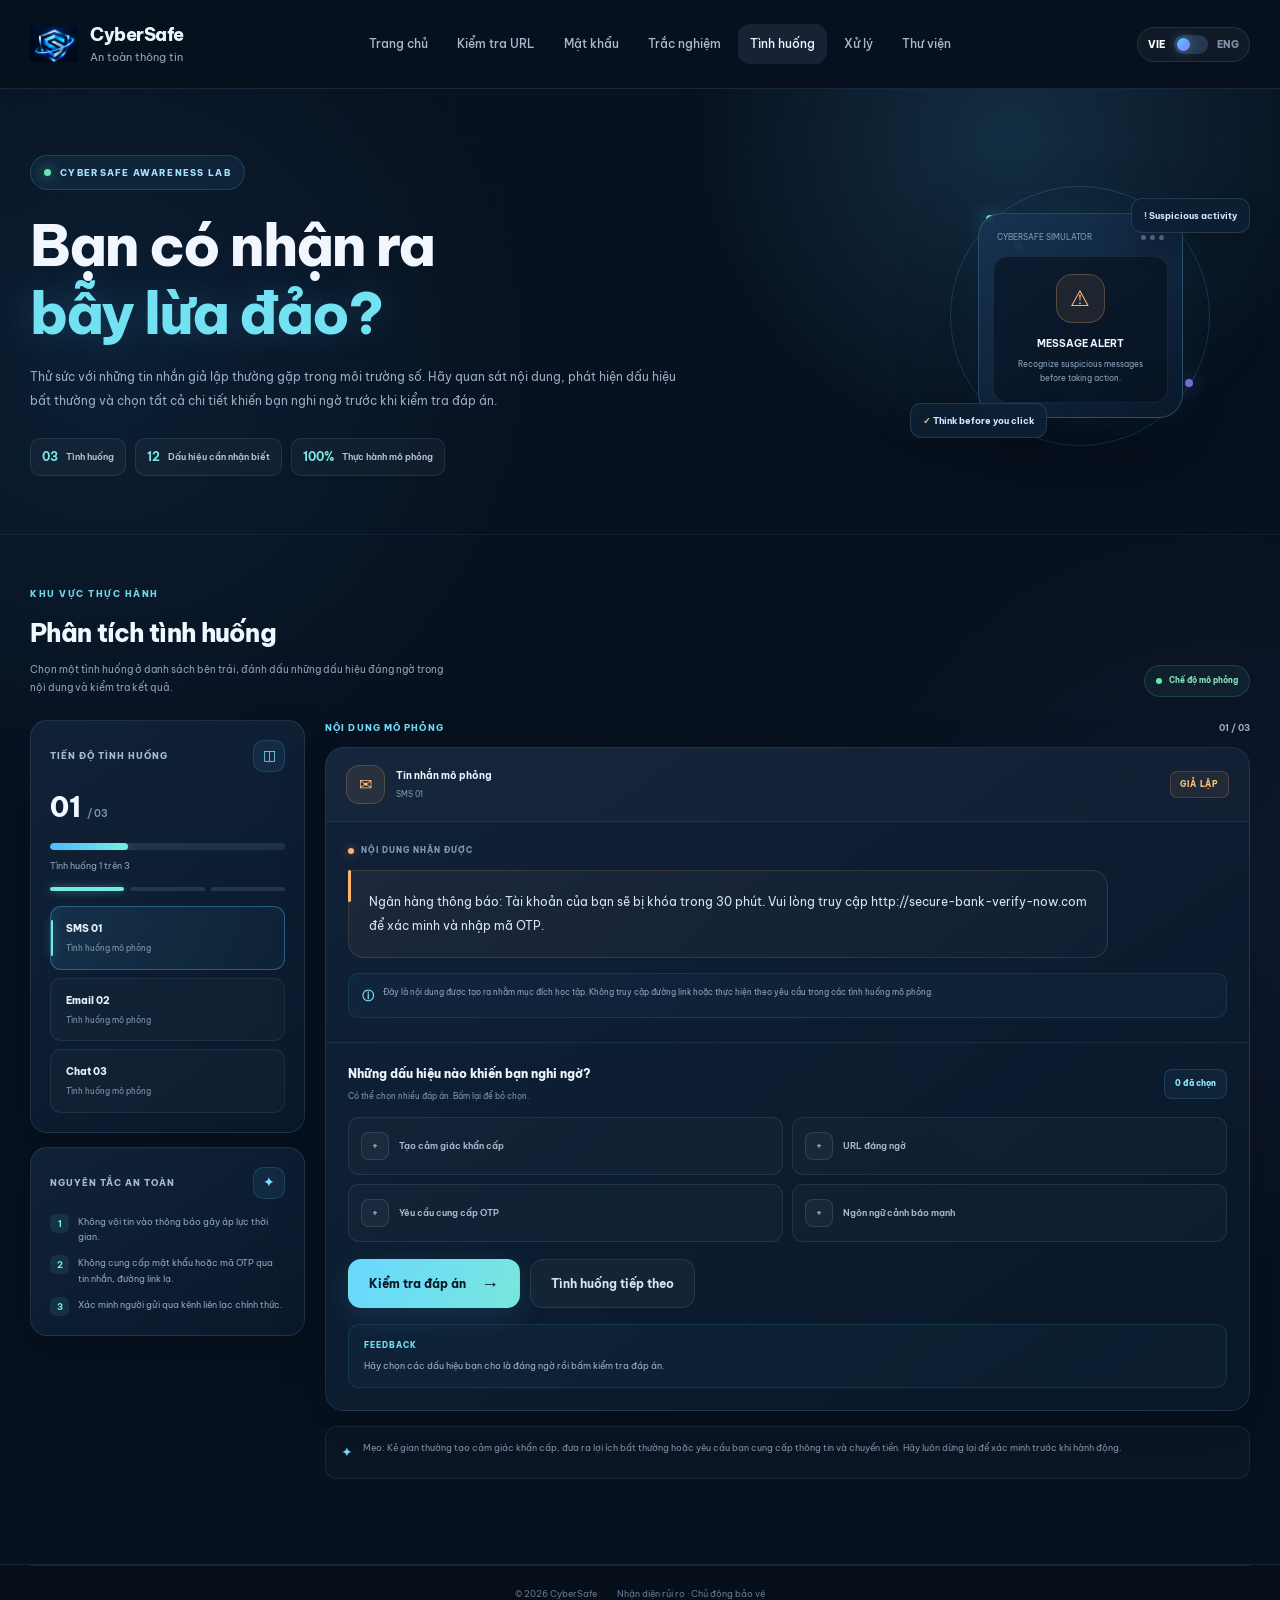
<file: tinh-huong-lua-dao.html>
<!doctype html>
<html lang="vi">
  <head>
    <meta charset="UTF-8" />
    <meta name="viewport" content="width=device-width, initial-scale=1.0" />
    <meta
      name="description"
      content="Thực hành nhận diện dấu hiệu lừa đảo qua các tình huống mô phỏng trên CyberSafe."
    />
    <title>CyberSafe | Nhận diện tình huống lừa đảo</title>
    <link rel="icon" type="image/png" href="img/cypersafe-logo.png" />
    <link rel="preconnect" href="https://fonts.googleapis.com" />
    <link rel="preconnect" href="https://fonts.gstatic.com" crossorigin />
    <link
      href="https://fonts.googleapis.com/css2?family=Be+Vietnam+Pro:wght@400;500;600;700;800&display=swap"
      rel="stylesheet"
    />
    <link rel="stylesheet" href="css/style.css" />
    <style>
      .scenario-page {
        min-height: 100vh;
        background:
          radial-gradient(
            circle at 8% 22%,
            rgba(50, 145, 225, 0.1),
            transparent 27%
          ),
          radial-gradient(
            circle at 95% 55%,
            rgba(139, 124, 255, 0.07),
            transparent 25%
          ),
          #07111f;
      }
      .scenario-page .site-header {
        background: rgba(7, 17, 31, 0.9);
      }
      .scenario-hero {
        position: relative;
        overflow: hidden;
        padding: 66px 0 58px;
        border-bottom: 1px solid rgba(159, 190, 225, 0.08);
        isolation: isolate;
      }
      .scenario-hero:before {
        position: absolute;
        z-index: -1;
        top: -300px;
        right: -80px;
        width: 700px;
        height: 700px;
        border-radius: 50%;
        background: radial-gradient(
          circle,
          rgba(85, 200, 255, 0.16),
          transparent 67%
        );
        content: "";
        filter: blur(12px);
      }
      .scenario-grid {
        position: absolute;
        z-index: -1;
        inset: 0;
        opacity: 0.15;
        background-image:
          linear-gradient(rgba(120, 171, 218, 0.08) 1px, transparent 1px),
          linear-gradient(90deg, rgba(120, 171, 218, 0.08) 1px, transparent 1px);
        background-size: 50px 50px;
        mask-image: linear-gradient(to bottom, #000, transparent 95%);
      }
      .scenario-hero-inner {
        display: grid;
        grid-template-columns: minmax(0, 1fr) 340px;
        align-items: center;
        gap: 35px;
      }
      .scenario-hero-copy {
        max-width: 740px;
        animation: scenarioRise 0.8s ease both;
      }
      .scenario-eyebrow {
        display: inline-flex;
        align-items: center;
        gap: 9px;
        padding: 9px 13px;
        border: 1px solid rgba(85, 200, 255, 0.2);
        border-radius: 50px;
        background: rgba(85, 200, 255, 0.07);
        color: #a9dfff;
        font-size: 9px;
        font-weight: 800;
        letter-spacing: 1.3px;
        text-transform: uppercase;
      }
      .scenario-eyebrow:before {
        width: 7px;
        height: 7px;
        border-radius: 50%;
        background: #65e8b2;
        box-shadow: 0 0 13px rgba(101, 232, 178, 0.8);
        content: "";
        animation: scenarioPulse 1.8s infinite;
      }
      .scenario-hero h1 {
        max-width: 700px;
        margin-top: 22px;
        color: #f2f7ff;
        font-size: clamp(35px, 4.5vw, 57px);
        font-weight: 800;
        letter-spacing: -2px;
        line-height: 1.18;
        text-wrap: balance;
      }
      .scenario-hero h1 span {
        color: #72e1f2;
        text-shadow: 0 0 35px rgba(85, 200, 255, 0.22);
      }
      .scenario-hero-copy > p {
        max-width: 650px;
        margin-top: 18px;
        color: #9aacc3;
        font-size: 12px;
        line-height: 2;
      }
      .scenario-highlights {
        display: flex;
        flex-wrap: wrap;
        gap: 9px;
        margin-top: 25px;
      }
      .scenario-highlight {
        display: inline-flex;
        align-items: center;
        gap: 8px;
        padding: 8px 11px;
        border: 1px solid rgba(159, 190, 225, 0.12);
        border-radius: 10px;
        background: rgba(255, 255, 255, 0.035);
        color: #b6c7dc;
        font-size: 9px;
        font-weight: 600;
      }
      .scenario-highlight b {
        color: #76e8e4;
        font-size: 12px;
      }
      .scenario-visual {
        position: relative;
        display: grid;
        min-height: 285px;
        place-items: center;
        animation: scenarioRise 0.9s 0.12s ease both;
      }
      .scenario-orbit {
        position: absolute;
        width: 260px;
        height: 260px;
        border: 1px solid rgba(85, 200, 255, 0.2);
        border-radius: 50%;
        animation: scenarioSpin 26s linear infinite;
      }
      .scenario-orbit:before,
      .scenario-orbit:after {
        position: absolute;
        width: 8px;
        height: 8px;
        border-radius: 50%;
        background: #72f0e3;
        box-shadow: 0 0 18px rgba(114, 240, 227, 0.8);
        content: "";
      }
      .scenario-orbit:before {
        top: 28px;
        left: 35px;
      }
      .scenario-orbit:after {
        right: 16px;
        bottom: 58px;
        background: #8b7cff;
        box-shadow: 0 0 18px rgba(139, 124, 255, 0.8);
      }
      .scenario-orbit.inner {
        width: 205px;
        height: 205px;
        border-style: dashed;
        border-color: rgba(139, 124, 255, 0.25);
        animation-duration: 34s;
        animation-direction: reverse;
      }
      .scenario-phone {
        position: relative;
        z-index: 2;
        width: 205px;
        padding: 14px;
        border: 1px solid rgba(133, 197, 244, 0.24);
        border-radius: 24px;
        background: linear-gradient(
          145deg,
          rgba(23, 52, 82, 0.97),
          rgba(10, 25, 44, 0.98)
        );
        box-shadow:
          0 25px 75px rgba(0, 0, 0, 0.35),
          0 0 45px rgba(62, 174, 235, 0.1);
        animation: scenarioFloat 5s ease-in-out infinite;
      }
      .scenario-phone-top {
        display: flex;
        align-items: center;
        justify-content: space-between;
        padding: 3px 4px 12px;
        color: #7f9bb8;
        font-size: 8px;
      }
      .scenario-phone-dot {
        display: flex;
        gap: 4px;
      }
      .scenario-phone-dot i {
        width: 5px;
        height: 5px;
        border-radius: 50%;
        background: #56718e;
      }
      .scenario-phone-screen {
        padding: 17px 13px;
        border: 1px solid rgba(159, 190, 225, 0.1);
        border-radius: 15px;
        background: rgba(4, 14, 27, 0.55);
      }
      .scenario-phone-icon {
        display: grid;
        width: 49px;
        height: 49px;
        margin: 0 auto 12px;
        place-items: center;
        border: 1px solid rgba(255, 180, 106, 0.25);
        border-radius: 16px;
        background: rgba(255, 180, 106, 0.09);
        color: #ffc17e;
        font-size: 22px;
      }
      .scenario-phone-screen strong {
        display: block;
        color: #edf6ff;
        font-size: 10px;
        text-align: center;
      }
      .scenario-phone-screen small {
        display: block;
        margin-top: 6px;
        color: #8da5c0;
        font-size: 8px;
        line-height: 1.7;
        text-align: center;
      }
      .scenario-float {
        position: absolute;
        z-index: 3;
        padding: 9px 12px;
        border: 1px solid rgba(159, 190, 225, 0.16);
        border-radius: 11px;
        background: rgba(13, 31, 52, 0.94);
        color: #d9eaff;
        font-size: 9px;
        font-weight: 700;
        box-shadow: 0 12px 30px rgba(0, 0, 0, 0.22);
        animation: scenarioFloat 4s ease-in-out infinite;
      }
      .scenario-float.top {
        top: 25px;
        right: 0;
      }
      .scenario-float.bottom {
        bottom: 20px;
        left: 0;
        animation-delay: -1.8s;
      }
      .scenario-float span {
        color: #ffbf79;
      }
      .scenario-section {
        padding: 43px 0 85px;
      }
      .scenario-intro {
        display: flex;
        align-items: flex-end;
        justify-content: space-between;
        gap: 25px;
        margin-bottom: 23px;
        animation: scenarioRise 0.6s ease both;
      }
      .scenario-intro-kicker {
        color: #70d8ee;
        font-size: 9px;
        font-weight: 800;
        letter-spacing: 1.5px;
        text-transform: uppercase;
      }
      .scenario-intro h2 {
        margin-top: 7px;
        color: #f0f7ff;
        font-size: 25px;
        font-weight: 800;
        letter-spacing: -0.7px;
      }
      .scenario-intro p {
        max-width: 420px;
        margin-top: 6px;
        color: #8ea3bd;
        font-size: 10px;
        line-height: 1.8;
      }
      .scenario-mode {
        display: inline-flex;
        align-items: center;
        gap: 7px;
        flex-shrink: 0;
        padding: 8px 11px;
        border: 1px solid rgba(101, 232, 178, 0.16);
        border-radius: 50px;
        background: rgba(101, 232, 178, 0.06);
        color: #8ce8c0;
        font-size: 8px;
        font-weight: 700;
      }
      .scenario-mode:before {
        width: 6px;
        height: 6px;
        border-radius: 50%;
        background: #65e8b2;
        content: "";
      }
      .scenario-layout {
        display: grid;
        grid-template-columns: 275px minmax(0, 1fr);
        align-items: start;
        gap: 20px;
      }
      .scenario-sidebar {
        position: sticky;
        top: 108px;
        display: grid;
        gap: 14px;
      }
      .scenario-card {
        padding: 19px;
        border: 1px solid rgba(159, 190, 225, 0.13);
        border-radius: 17px;
        background: linear-gradient(
          145deg,
          rgba(17, 35, 57, 0.96),
          rgba(10, 25, 43, 0.97)
        );
        box-shadow: 0 15px 42px rgba(0, 0, 0, 0.13);
      }
      .scenario-card-head {
        display: flex;
        align-items: center;
        justify-content: space-between;
        gap: 10px;
      }
      .scenario-card-label {
        color: #a7bad1;
        font-size: 9px;
        font-weight: 800;
        letter-spacing: 1px;
        text-transform: uppercase;
      }
      .scenario-card-icon {
        display: grid;
        width: 32px;
        height: 32px;
        place-items: center;
        border: 1px solid rgba(85, 200, 255, 0.16);
        border-radius: 10px;
        background: rgba(85, 200, 255, 0.08);
        color: #7edfff;
        font-size: 14px;
      }
      .scenario-progress-number {
        display: flex;
        align-items: baseline;
        gap: 6px;
        margin-top: 13px;
        color: #f1f8ff;
        font-size: 27px;
        font-weight: 800;
        font-variant-numeric: tabular-nums;
      }
      .scenario-progress-number small {
        color: #7f94ae;
        font-size: 10px;
        font-weight: 600;
      }
      .scenario-progress-track {
        overflow: hidden;
        height: 7px;
        margin-top: 12px;
        border-radius: 20px;
        background: rgba(143, 171, 204, 0.14);
      }
      .scenario-progress-track span {
        display: block;
        width: 33.333%;
        height: 100%;
        border-radius: inherit;
        background: linear-gradient(90deg, #4db9ff, #72f0e3);
        box-shadow: 0 0 16px rgba(85, 200, 255, 0.45);
        transition: width 0.45s cubic-bezier(0.2, 0.8, 0.2, 1);
      }
      .scenario-progress-caption {
        margin-top: 8px;
        color: #8fa4bd;
        font-size: 9px;
      }
      .scenario-step-dots {
        display: grid;
        grid-template-columns: repeat(3, 1fr);
        gap: 6px;
        margin-top: 14px;
      }
      .scenario-step-dots span {
        height: 4px;
        border-radius: 5px;
        background: rgba(143, 171, 204, 0.17);
        transition:
          background 0.3s,
          box-shadow 0.3s;
      }
      .scenario-step-dots span.active {
        background: #72e9e4;
        box-shadow: 0 0 9px rgba(114, 240, 227, 0.45);
      }
      .case-list {
        display: grid;
        gap: 8px;
        margin-top: 15px;
      }
      .case-item {
        position: relative;
        display: flex;
        flex-direction: column;
        gap: 5px;
        padding: 13px 13px 13px 15px;
        border: 1px solid rgba(159, 190, 225, 0.1);
        border-radius: 11px;
        background: rgba(255, 255, 255, 0.025);
        cursor: pointer;
        transition:
          transform 0.25s,
          border-color 0.25s,
          background 0.25s,
          box-shadow 0.25s;
      }
      .case-item:before {
        position: absolute;
        top: 13px;
        bottom: 13px;
        left: 0;
        width: 2px;
        border-radius: 3px;
        background: transparent;
        content: "";
        transition: background 0.25s;
      }
      .case-item:hover {
        transform: translateX(3px);
        border-color: rgba(85, 200, 255, 0.28);
        background: rgba(85, 200, 255, 0.045);
      }
      .case-item.active {
        border-color: rgba(85, 200, 255, 0.35);
        background: linear-gradient(
          100deg,
          rgba(85, 200, 255, 0.11),
          rgba(114, 240, 227, 0.035)
        );
        box-shadow: inset 0 0 20px rgba(85, 200, 255, 0.025);
      }
      .case-item.active:before {
        background: #72e7e5;
        box-shadow: 0 0 10px rgba(114, 240, 227, 0.5);
      }
      .case-item strong {
        color: #e4effd;
        font-size: 10px;
        font-weight: 800;
      }
      .case-item p {
        color: #8298b3;
        font-size: 8px;
      }
      .scenario-tip-list {
        display: grid;
        gap: 11px;
        margin-top: 15px;
        list-style: none;
      }
      .scenario-tip-list li {
        display: flex;
        align-items: flex-start;
        gap: 9px;
        color: #91a5bf;
        font-size: 9px;
        line-height: 1.7;
      }
      .scenario-tip-list b {
        display: grid;
        width: 19px;
        height: 19px;
        flex: 0 0 19px;
        place-items: center;
        border-radius: 6px;
        background: rgba(114, 240, 227, 0.09);
        color: #72f0e3;
        font-size: 9px;
      }
      .scenario-main {
        min-width: 0;
      }
      .scenario-main-top {
        display: flex;
        align-items: center;
        justify-content: space-between;
        gap: 15px;
        margin-bottom: 12px;
      }
      .scenario-current-label {
        color: #71d9f3;
        font-size: 9px;
        font-weight: 800;
        letter-spacing: 1.1px;
        text-transform: uppercase;
      }
      .scenario-current-number {
        color: #9bb0c9;
        font-size: 9px;
        font-weight: 700;
        font-variant-numeric: tabular-nums;
      }
      .scenario-workspace {
        overflow: hidden;
        border: 1px solid rgba(159, 190, 225, 0.14);
        border-radius: 19px;
        background: linear-gradient(
          145deg,
          rgba(17, 35, 57, 0.96),
          rgba(9, 23, 40, 0.98)
        );
        box-shadow: 0 18px 50px rgba(0, 0, 0, 0.18);
        animation: scenarioRise 0.65s 0.08s ease both;
      }
      .scenario-workspace-head {
        display: flex;
        align-items: center;
        justify-content: space-between;
        gap: 14px;
        padding: 17px 20px;
        border-bottom: 1px solid rgba(159, 190, 225, 0.1);
        background: rgba(255, 255, 255, 0.018);
      }
      .scenario-source {
        display: flex;
        align-items: center;
        gap: 11px;
        min-width: 0;
      }
      .scenario-source-avatar {
        display: grid;
        width: 39px;
        height: 39px;
        flex: 0 0 39px;
        place-items: center;
        border: 1px solid rgba(255, 180, 106, 0.2);
        border-radius: 13px;
        background: rgba(255, 180, 106, 0.09);
        color: #ffc17e;
        font-size: 16px;
      }
      .scenario-source-copy {
        min-width: 0;
      }
      .scenario-source-copy strong {
        display: block;
        overflow: hidden;
        color: #eaf3ff;
        font-size: 10px;
        text-overflow: ellipsis;
        white-space: nowrap;
      }
      .scenario-source-copy small {
        display: block;
        margin-top: 4px;
        color: #8298b3;
        font-size: 8px;
      }
      .scenario-simulation-tag {
        flex-shrink: 0;
        padding: 6px 9px;
        border: 1px solid rgba(255, 180, 106, 0.18);
        border-radius: 7px;
        background: rgba(255, 180, 106, 0.07);
        color: #ffc17e;
        font-size: 8px;
        font-weight: 800;
        letter-spacing: 0.8px;
      }
      .scenario-message-area {
        padding: 22px 22px 24px;
      }
      .scenario-message-label {
        display: flex;
        align-items: center;
        gap: 7px;
        margin-bottom: 12px;
        color: #8299b4;
        font-size: 8px;
        font-weight: 800;
        letter-spacing: 1px;
        text-transform: uppercase;
      }
      .scenario-message-label:before {
        width: 6px;
        height: 6px;
        border-radius: 50%;
        background: #ffb46a;
        box-shadow: 0 0 9px rgba(255, 180, 106, 0.5);
        content: "";
      }
      .scenario-message-bubble {
        position: relative;
        max-width: 760px;
        padding: 19px 20px;
        border: 1px solid rgba(255, 180, 106, 0.14);
        border-radius: 4px 16px 16px 16px;
        background: linear-gradient(
          135deg,
          rgba(255, 180, 106, 0.055),
          rgba(255, 255, 255, 0.018)
        );
        color: #d7e5f5;
        font-size: 12px;
        line-height: 2;
        overflow-wrap: anywhere;
      }
      .scenario-message-bubble:before {
        position: absolute;
        top: -1px;
        left: -1px;
        width: 3px;
        height: 32px;
        border-radius: 3px;
        background: #ffb46a;
        content: "";
      }
      .scenario-disclaimer {
        display: flex;
        align-items: flex-start;
        gap: 9px;
        margin-top: 15px;
        padding: 11px 13px;
        border: 1px solid rgba(85, 200, 255, 0.12);
        border-radius: 10px;
        background: rgba(85, 200, 255, 0.035);
        color: #8fa6c0;
        font-size: 8px;
        line-height: 1.8;
      }
      .scenario-disclaimer b {
        color: #79dff0;
        font-size: 12px;
      }
      .scenario-clues {
        padding: 21px 22px 22px;
        border-top: 1px solid rgba(159, 190, 225, 0.1);
      }
      .scenario-clues-head {
        display: flex;
        align-items: center;
        justify-content: space-between;
        gap: 12px;
        margin-bottom: 14px;
      }
      .scenario-clues-head h3 {
        color: #edf5ff;
        font-size: 12px;
        font-weight: 800;
      }
      .scenario-clues-head p {
        margin-top: 5px;
        color: #8298b3;
        font-size: 8px;
      }
      .scenario-selected-count {
        flex-shrink: 0;
        padding: 7px 10px;
        border: 1px solid rgba(85, 200, 255, 0.17);
        border-radius: 8px;
        background: rgba(85, 200, 255, 0.06);
        color: #8ceaff;
        font-size: 8px;
        font-weight: 800;
        font-variant-numeric: tabular-nums;
      }
      .clue-options {
        display: grid;
        grid-template-columns: repeat(2, minmax(0, 1fr));
        gap: 9px;
      }
      .clue-option {
        position: relative;
        display: flex;
        min-height: 58px;
        align-items: center;
        gap: 10px;
        padding: 10px 12px;
        border: 1px solid rgba(159, 190, 225, 0.12);
        border-radius: 11px;
        background: rgba(255, 255, 255, 0.025);
        color: #aebfd3;
        font-size: 9px;
        font-weight: 600;
        line-height: 1.65;
        cursor: pointer;
        transition:
          transform 0.23s,
          border-color 0.23s,
          background 0.23s,
          color 0.23s;
      }
      .clue-option:before {
        display: grid;
        width: 26px;
        height: 26px;
        flex: 0 0 26px;
        place-items: center;
        border: 1px solid rgba(159, 190, 225, 0.16);
        border-radius: 8px;
        background: rgba(255, 255, 255, 0.035);
        color: #91a7c0;
        font-size: 9px;
        font-weight: 800;
        content: "+";
        transition: all 0.23s;
      }
      .clue-option:hover {
        transform: translateY(-2px);
        border-color: rgba(85, 200, 255, 0.32);
        background: rgba(85, 200, 255, 0.045);
        color: #e5f3ff;
      }
      .clue-option.selected {
        border-color: rgba(85, 200, 255, 0.48);
        background: linear-gradient(
          100deg,
          rgba(85, 200, 255, 0.12),
          rgba(114, 240, 227, 0.045)
        );
        color: #eff8ff;
        box-shadow: inset 0 0 18px rgba(85, 200, 255, 0.03);
      }
      .clue-option.selected:before {
        border-color: rgba(114, 240, 227, 0.4);
        background: rgba(114, 240, 227, 0.14);
        color: #72f0e3;
        content: "✓";
      }
      .scenario-actions {
        display: flex;
        flex-wrap: wrap;
        gap: 10px;
        margin-top: 17px;
      }
      .scenario-actions .btn {
        min-width: 150px;
        cursor: pointer;
      }
      .scenario-actions .btn:disabled {
        opacity: 0.45;
        cursor: not-allowed;
        transform: none;
      }
      .scenario-actions .btn-primary {
        box-shadow: 0 8px 28px rgba(62, 188, 235, 0.15);
      }
      .feedback-box {
        display: flex;
        flex-direction: column;
        gap: 5px;
        min-height: 61px;
        margin-top: 16px;
        padding: 13px 15px;
        border: 1px solid rgba(85, 200, 255, 0.12);
        border-radius: 11px;
        background: rgba(85, 200, 255, 0.035);
        color: #9db2ca;
        font-size: 9px;
        line-height: 1.8;
        transition:
          border-color 0.25s,
          background 0.25s;
      }
      .feedback-box:before {
        color: #72dff0;
        font-size: 8px;
        font-weight: 800;
        letter-spacing: 1px;
        content: "FEEDBACK";
      }
      .feedback-box strong {
        color: #8ce8c0;
        font-size: 10px;
      }
      .feedback-box p {
        color: #a2b5cb;
        font-size: 9px;
        line-height: 1.8;
      }
      .feedback-box.has-result {
        border-color: rgba(101, 232, 178, 0.2);
        background: rgba(101, 232, 178, 0.045);
      }
      .feedback-box.has-result.is-incorrect {
        border-color: rgba(255, 180, 106, 0.2);
        background: rgba(255, 180, 106, 0.045);
      }
      .feedback-box.has-result.is-incorrect strong {
        color: #ffc17e;
      }
      .scenario-bottom-note {
        display: flex;
        align-items: flex-start;
        gap: 10px;
        margin-top: 15px;
        padding: 13px 15px;
        border: 1px solid rgba(159, 190, 225, 0.1);
        border-radius: 12px;
        background: rgba(255, 255, 255, 0.02);
        color: #8298b3;
        font-size: 9px;
        line-height: 1.8;
      }
      .scenario-bottom-note span {
        color: #72dff0;
        font-size: 14px;
      }
      .scenario-page .site-footer .footer-bottom {
        justify-content: center;
      }
      @keyframes scenarioRise {
        from {
          opacity: 0;
          transform: translateY(17px);
        }
        to {
          opacity: 1;
          transform: translateY(0);
        }
      }
      @keyframes scenarioFloat {
        0%,
        100% {
          transform: translateY(0);
        }
        50% {
          transform: translateY(-10px);
        }
      }
      @keyframes scenarioSpin {
        from {
          transform: rotate(0);
        }
        to {
          transform: rotate(360deg);
        }
      }
      @keyframes scenarioPulse {
        0%,
        100% {
          opacity: 1;
        }
        50% {
          opacity: 0.55;
        }
      }
      @media (max-width: 1050px) {
        .scenario-hero-inner {
          grid-template-columns: minmax(0, 1fr) 290px;
          gap: 15px;
        }
        .scenario-visual {
          transform: scale(0.88);
        }
        .scenario-layout {
          grid-template-columns: 245px minmax(0, 1fr);
          gap: 16px;
        }
        .scenario-card {
          padding: 16px;
        }
      }
      @media (max-width: 850px) {
        .scenario-hero-inner {
          grid-template-columns: 1fr;
        }
        .scenario-visual {
          display: none;
        }
        .scenario-layout {
          grid-template-columns: 1fr;
        }
        .scenario-sidebar {
          position: static;
          grid-template-columns: repeat(2, minmax(0, 1fr));
        }
        .scenario-tip-card {
          grid-column: 1/-1;
        }
        .scenario-tip-list {
          grid-template-columns: repeat(3, minmax(0, 1fr));
        }
      }
      @media (max-width: 620px) {
        .scenario-hero {
          padding: 44px 0 38px;
        }
        .scenario-hero h1 {
          font-size: 34px;
          letter-spacing: -1.3px;
        }
        .scenario-hero-copy > p {
          font-size: 10px;
        }
        .scenario-highlight {
          padding: 7px 9px;
          font-size: 8px;
        }
        .scenario-section {
          padding: 27px 0 58px;
        }
        .scenario-intro {
          align-items: flex-start;
          flex-direction: column;
          gap: 12px;
        }
        .scenario-intro h2 {
          font-size: 22px;
        }
        .scenario-sidebar {
          gap: 9px;
        }
        .scenario-card {
          padding: 13px;
          border-radius: 14px;
        }
        .scenario-progress-number {
          font-size: 23px;
        }
        .scenario-card-label {
          font-size: 8px;
        }
        .scenario-tip-list {
          grid-template-columns: 1fr;
        }
        .scenario-main-top {
          margin-bottom: 9px;
        }
        .scenario-workspace {
          border-radius: 15px;
        }
        .scenario-workspace-head {
          padding: 13px;
        }
        .scenario-message-area {
          padding: 17px 14px;
        }
        .scenario-message-bubble {
          padding: 15px;
          font-size: 10px;
        }
        .scenario-clues {
          padding: 17px 14px;
        }
        .scenario-clues-head {
          align-items: flex-start;
        }
        .clue-options {
          grid-template-columns: 1fr;
          gap: 7px;
        }
        .clue-option {
          min-height: 51px;
        }
        .scenario-actions {
          display: grid;
          grid-template-columns: 1fr 1fr;
        }
        .scenario-actions .btn {
          min-width: 0;
          padding: 0 9px;
          font-size: 9px;
        }
        .feedback-box {
          padding: 11px;
        }
        .scenario-simulation-tag {
          font-size: 7px;
          padding: 6px 7px;
        }
      }
      @media (prefers-reduced-motion: reduce) {
        .scenario-page *,
        .scenario-page *:before,
        .scenario-page *:after {
          scroll-behavior: auto !important;
          animation-duration: 0.01ms !important;
          animation-iteration-count: 1 !important;
          transition-duration: 0.01ms !important;
        }
      }
    </style>
  </head>
  <body class="scenario-page">
    <div class="cursor-glow"></div>

    <header class="site-header">
      <div class="container nav-wrap">
        <a href="index.html" class="brand">
          <img
            class="brand-logo"
            src="img/cypersafe-logo.png"
            alt="CyberSafe"
            onerror="
              this.hidden = true;
              this.nextElementSibling.hidden = false;
            "
          />
          <span class="brand-fallback" hidden>CS</span>
          <span class="brand-copy">
            <strong>CyberSafe</strong>
            <small data-vi="An toàn thông tin" data-en="Information Security"
              >An toàn thông tin</small
            >
          </span>
        </a>

        <button
          class="nav-toggle"
          id="navToggle"
          type="button"
          aria-label="Mở menu"
        >
          ☰
        </button>

        <nav class="site-nav" id="siteNav">
          <a href="index.html" data-vi="Trang chủ" data-en="Home">Trang chủ</a>
          <a
            href="kiem-tra-url.html"
            data-vi="Kiểm tra URL"
            data-en="URL Checker"
            >Kiểm tra URL</a
          >
          <a href="kiem-tra-mat-khau.html" data-vi="Mật khẩu" data-en="Password"
            >Mật khẩu</a
          >
          <a href="trac-nghiem.html" data-vi="Trắc nghiệm" data-en="Quiz"
            >Trắc nghiệm</a
          >
          <a
            href="tinh-huong-lua-dao.html"
            class="active"
            data-vi="Tình huống"
            data-en="Scam Cases"
            >Tình huống</a
          >
          <a
            href="huong-dan-xu-ly.html"
            data-vi="Xử lý"
            data-en="Response Guide"
            >Xử lý</a
          >
          <a
            href="thu-vien-kien-thuc.html"
            data-vi="Thư viện"
            data-en="Knowledge"
            >Thư viện</a
          >
        </nav>

        <button
          class="lang-switch"
          id="langSwitch"
          type="button"
          data-lang="vi"
          aria-label="Chuyển đổi ngôn ngữ"
        >
          <span class="lang-label active">VIE</span>
          <span class="lang-track"
            ><span class="lang-knob" id="langKnob"></span
          ></span>
          <span class="lang-label">ENG</span>
        </button>
      </div>
    </header>

    <main>
      <section class="scenario-hero">
        <div class="scenario-grid"></div>
        <div class="container scenario-hero-inner">
          <div class="scenario-hero-copy">
            <span class="scenario-eyebrow">CyberSafe Awareness Lab</span>
            <h1
              data-vi="Bạn có nhận ra <span>bẫy lừa đảo?</span>"
              data-en="Can you spot a <span>scam attempt?</span>"
            >
              Bạn có nhận ra <span>bẫy lừa đảo?</span>
            </h1>
            <p
              data-vi="Thử sức với những tin nhắn giả lập thường gặp trong môi trường số. Hãy quan sát nội dung, phát hiện dấu hiệu bất thường và chọn tất cả chi tiết khiến bạn nghi ngờ trước khi kiểm tra đáp án."
              data-en="Practice with simulated messages commonly seen online. Examine the content, spot unusual signs, and select every detail that makes you suspicious before checking your answer."
            >
              Thử sức với những tin nhắn giả lập thường gặp trong môi trường số.
              Hãy quan sát nội dung, phát hiện dấu hiệu bất thường và chọn tất
              cả chi tiết khiến bạn nghi ngờ trước khi kiểm tra đáp án.
            </p>
            <div class="scenario-highlights">
              <span class="scenario-highlight"
                ><b>03</b
                ><span data-vi="Tình huống" data-en="Scenarios"
                  >Tình huống</span
                ></span
              >
              <span class="scenario-highlight"
                ><b>12</b
                ><span
                  data-vi="Dấu hiệu cần nhận biết"
                  data-en="Signs to identify"
                  >Dấu hiệu cần nhận biết</span
                ></span
              >
              <span class="scenario-highlight"
                ><b>100%</b
                ><span
                  data-vi="Thực hành mô phỏng"
                  data-en="Simulation practice"
                  >Thực hành mô phỏng</span
                ></span
              >
            </div>
          </div>

          <div class="scenario-visual" aria-hidden="true">
            <div class="scenario-orbit"></div>
            <div class="scenario-orbit inner"></div>
            <div class="scenario-phone">
              <div class="scenario-phone-top">
                <span>CYBERSAFE SIMULATOR</span
                ><span class="scenario-phone-dot"><i></i><i></i><i></i></span>
              </div>
              <div class="scenario-phone-screen">
                <div class="scenario-phone-icon">⚠</div>
                <strong>MESSAGE ALERT</strong>
                <small
                  >Recognize suspicious messages before taking action.</small
                >
              </div>
            </div>
            <div class="scenario-float top">
              <span>!</span> Suspicious activity
            </div>
            <div class="scenario-float bottom">
              <span>✓</span> Think before you click
            </div>
          </div>
        </div>
      </section>

      <section class="scenario-section">
        <div class="container">
          <div class="scenario-intro">
            <div>
              <span
                class="scenario-intro-kicker"
                data-vi="Khu vực thực hành"
                data-en="Practice environment"
                >Khu vực thực hành</span
              >
              <h2 data-vi="Phân tích tình huống" data-en="Analyze the scenario">
                Phân tích tình huống
              </h2>
              <p
                data-vi="Chọn một tình huống ở danh sách bên trái, đánh dấu những dấu hiệu đáng ngờ trong nội dung và kiểm tra kết quả."
                data-en="Choose a scenario from the list, mark suspicious signs in the message, and check your result."
              >
                Chọn một tình huống ở danh sách bên trái, đánh dấu những dấu
                hiệu đáng ngờ trong nội dung và kiểm tra kết quả.
              </p>
            </div>
            <span
              class="scenario-mode"
              data-vi="Chế độ mô phỏng"
              data-en="Simulation mode"
              >Chế độ mô phỏng</span
            >
          </div>

          <div class="scenario-layout">
            <aside class="scenario-sidebar">
              <div class="scenario-card">
                <div class="scenario-card-head">
                  <span
                    class="scenario-card-label"
                    data-vi="Tiến độ tình huống"
                    data-en="Scenario progress"
                    >Tiến độ tình huống</span
                  >
                  <span class="scenario-card-icon">◫</span>
                </div>
                <div class="scenario-progress-number">
                  <span id="scenarioCurrent">01</span><small>/ 03</small>
                </div>
                <div class="scenario-progress-track">
                  <span id="scenarioProgressFill"></span>
                </div>
                <p
                  class="scenario-progress-caption"
                  id="scenarioProgressCaption"
                >
                  Tình huống 1 trên 3
                </p>
                <div
                  class="scenario-step-dots"
                  id="scenarioStepDots"
                  aria-hidden="true"
                >
                  <span class="active"></span><span></span><span></span>
                </div>
                <div class="case-list" id="caseList"></div>
              </div>

              <div class="scenario-card scenario-tip-card">
                <div class="scenario-card-head">
                  <span
                    class="scenario-card-label"
                    data-vi="Nguyên tắc an toàn"
                    data-en="Safety principles"
                    >Nguyên tắc an toàn</span
                  >
                  <span class="scenario-card-icon">✦</span>
                </div>
                <ul class="scenario-tip-list">
                  <li>
                    <b>1</b
                    ><span
                      data-vi="Không vội tin vào thông báo gây áp lực thời gian."
                      data-en="Do not trust messages that pressure you with time limits."
                      >Không vội tin vào thông báo gây áp lực thời gian.</span
                    >
                  </li>
                  <li>
                    <b>2</b
                    ><span
                      data-vi="Không cung cấp mật khẩu hoặc mã OTP qua tin nhắn, đường link lạ."
                      data-en="Never share passwords or OTP codes through suspicious messages or links."
                      >Không cung cấp mật khẩu hoặc mã OTP qua tin nhắn, đường
                      link lạ.</span
                    >
                  </li>
                  <li>
                    <b>3</b
                    ><span
                      data-vi="Xác minh người gửi qua kênh liên lạc chính thức."
                      data-en="Verify the sender through an official communication channel."
                      >Xác minh người gửi qua kênh liên lạc chính thức.</span
                    >
                  </li>
                </ul>
              </div>
            </aside>

            <section
              class="scenario-main"
              aria-label="Khu vực phân tích tin nhắn"
            >
              <div class="scenario-main-top">
                <span
                  class="scenario-current-label"
                  data-vi="Nội dung mô phỏng"
                  data-en="Simulated message"
                  >Nội dung mô phỏng</span
                >
                <span class="scenario-current-number" id="scenarioCaseNumber"
                  >01 / 03</span
                >
              </div>

              <div class="scenario-workspace">
                <div class="scenario-workspace-head">
                  <div class="scenario-source">
                    <div class="scenario-source-avatar">✉</div>
                    <div class="scenario-source-copy">
                      <strong
                        data-vi="Tin nhắn mô phỏng"
                        data-en="Simulated message"
                        >Tin nhắn mô phỏng</strong
                      >
                      <small id="caseTitle">SMS 01</small>
                    </div>
                  </div>
                  <span
                    class="scenario-simulation-tag"
                    data-vi="GIẢ LẬP"
                    data-en="SIMULATED"
                    >GIẢ LẬP</span
                  >
                </div>

                <div class="scenario-message-area">
                  <div
                    class="scenario-message-label"
                    data-vi="Nội dung nhận được"
                    data-en="Received message"
                  >
                    Nội dung nhận được
                  </div>
                  <div class="scenario-message-bubble">
                    <p id="caseMessage"></p>
                  </div>
                  <div class="scenario-disclaimer">
                    <b>ⓘ</b
                    ><span
                      data-vi="Đây là nội dung được tạo ra nhằm mục đích học tập. Không truy cập đường link hoặc thực hiện theo yêu cầu trong các tình huống mô phỏng."
                      data-en="This content is created for learning purposes. Do not open links or follow requests shown in simulated scenarios."
                      >Đây là nội dung được tạo ra nhằm mục đích học tập. Không
                      truy cập đường link hoặc thực hiện theo yêu cầu trong các
                      tình huống mô phỏng.</span
                    >
                  </div>
                </div>

                <div class="scenario-clues">
                  <div class="scenario-clues-head">
                    <div>
                      <h3
                        data-vi="Những dấu hiệu nào khiến bạn nghi ngờ?"
                        data-en="Which signs make you suspicious?"
                      >
                        Những dấu hiệu nào khiến bạn nghi ngờ?
                      </h3>
                      <p
                        data-vi="Có thể chọn nhiều đáp án. Bấm lại để bỏ chọn."
                        data-en="Select multiple answers. Click again to deselect."
                      >
                        Có thể chọn nhiều đáp án. Bấm lại để bỏ chọn.
                      </p>
                    </div>
                    <span
                      class="scenario-selected-count"
                      id="scenarioSelectedCount"
                      >0 đã chọn</span
                    >
                  </div>
                  <div id="clueOptions" class="clue-options"></div>

                  <div class="scenario-actions">
                    <button
                      class="btn btn-primary"
                      id="checkCaseBtn"
                      type="button"
                    >
                      <span data-vi="Kiểm tra đáp án" data-en="Check answer"
                        >Kiểm tra đáp án</span
                      ><span class="btn-arrow">→</span>
                    </button>
                    <button
                      class="btn btn-secondary"
                      id="nextCaseBtn"
                      type="button"
                    >
                      <span
                        data-vi="Tình huống tiếp theo"
                        data-en="Next scenario"
                        >Tình huống tiếp theo</span
                      >
                    </button>
                  </div>

                  <div
                    class="feedback-box"
                    id="caseFeedback"
                    role="status"
                    aria-live="polite"
                  >
                    Hãy chọn các dấu hiệu bạn cho là đáng ngờ rồi bấm kiểm tra
                    đáp án.
                  </div>
                </div>
              </div>

              <div class="scenario-bottom-note">
                <span>✦</span>
                <p
                  data-vi="Mẹo: Kẻ gian thường tạo cảm giác khẩn cấp, đưa ra lợi ích bất thường hoặc yêu cầu bạn cung cấp thông tin và chuyển tiền. Hãy luôn dừng lại để xác minh trước khi hành động."
                  data-en="Tip: Scammers often create urgency, offer unrealistic rewards, or ask for sensitive information and money. Pause and verify before taking action."
                >
                  Mẹo: Kẻ gian thường tạo cảm giác khẩn cấp, đưa ra lợi ích bất
                  thường hoặc yêu cầu bạn cung cấp thông tin và chuyển tiền. Hãy
                  luôn dừng lại để xác minh trước khi hành động.
                </p>
              </div>
            </section>
          </div>
        </div>
      </section>
    </main>

    <footer class="site-footer">
      <div class="container footer-bottom">
        <span>© <span id="year"></span> CyberSafe</span>
        <span
          data-vi="Nhận diện rủi ro · Chủ động bảo vệ"
          data-en="Recognize risks · Stay protected"
          >Nhận diện rủi ro · Chủ động bảo vệ</span
        >
      </div>
    </footer>

    <script src="js/main.js"></script>
    <script src="js/tinh-huong.js"></script>
    <script>
      const caseListElement = document.getElementById("caseList");
      const clueOptionsElement = document.getElementById("clueOptions");
      const caseFeedbackElement = document.getElementById("caseFeedback");
      const languageIsEnglish = () => document.documentElement.lang === "en";

      function updateScenarioProgress() {
        const items = [...caseListElement.querySelectorAll(".case-item")];
        const total = items.length || 3;
        const activeIndex = Math.max(
          0,
          items.findIndex((item) => item.classList.contains("active")),
        );
        const current = activeIndex + 1;
        const currentText = String(current).padStart(2, "0");
        const totalText = String(total).padStart(2, "0");

        document.getElementById("scenarioCurrent").textContent = currentText;
        document.getElementById("scenarioCaseNumber").textContent =
          `${currentText} / ${totalText}`;
        document.getElementById("scenarioProgressFill").style.width =
          `${(current / total) * 100}%`;
        document.getElementById("scenarioProgressCaption").textContent =
          languageIsEnglish()
            ? `Scenario ${current} of ${total}`
            : `Tình huống ${current} trên ${total}`;

        document
          .querySelectorAll("#scenarioStepDots span")
          .forEach((dot, index) => {
            dot.classList.toggle("active", index === activeIndex);
          });
      }

      function updateClueCount() {
        const selected = clueOptionsElement.querySelectorAll(
          ".clue-option.selected",
        ).length;
        document.getElementById("scenarioSelectedCount").textContent =
          languageIsEnglish() ? `${selected} selected` : `${selected} đã chọn`;
      }

      function updateFeedbackStyle() {
        const hasResult = Boolean(caseFeedbackElement.querySelector("strong"));
        const feedbackText = caseFeedbackElement.textContent.toLowerCase();
        const incorrect =
          feedbackText.includes("chưa chính xác") ||
          feedbackText.includes("not fully correct");
        caseFeedbackElement.classList.toggle("has-result", hasResult);
        caseFeedbackElement.classList.toggle(
          "is-incorrect",
          hasResult && incorrect,
        );
      }

      const caseObserver = new MutationObserver(() => {
        updateScenarioProgress();
      });
      caseObserver.observe(caseListElement, {
        childList: true,
        subtree: true,
        attributes: true,
        attributeFilter: ["class"],
      });

      const clueObserver = new MutationObserver(updateClueCount);
      clueObserver.observe(clueOptionsElement, {
        childList: true,
        subtree: true,
        attributes: true,
        attributeFilter: ["class"],
      });

      const feedbackObserver = new MutationObserver(updateFeedbackStyle);
      feedbackObserver.observe(caseFeedbackElement, {
        childList: true,
        subtree: true,
        characterData: true,
      });

      window.addEventListener("languageChanged", () => {
        updateScenarioProgress();
        updateClueCount();
        updateFeedbackStyle();
      });

      updateScenarioProgress();
      updateClueCount();
      updateFeedbackStyle();
    </script>
  </body>
</html>
</file>
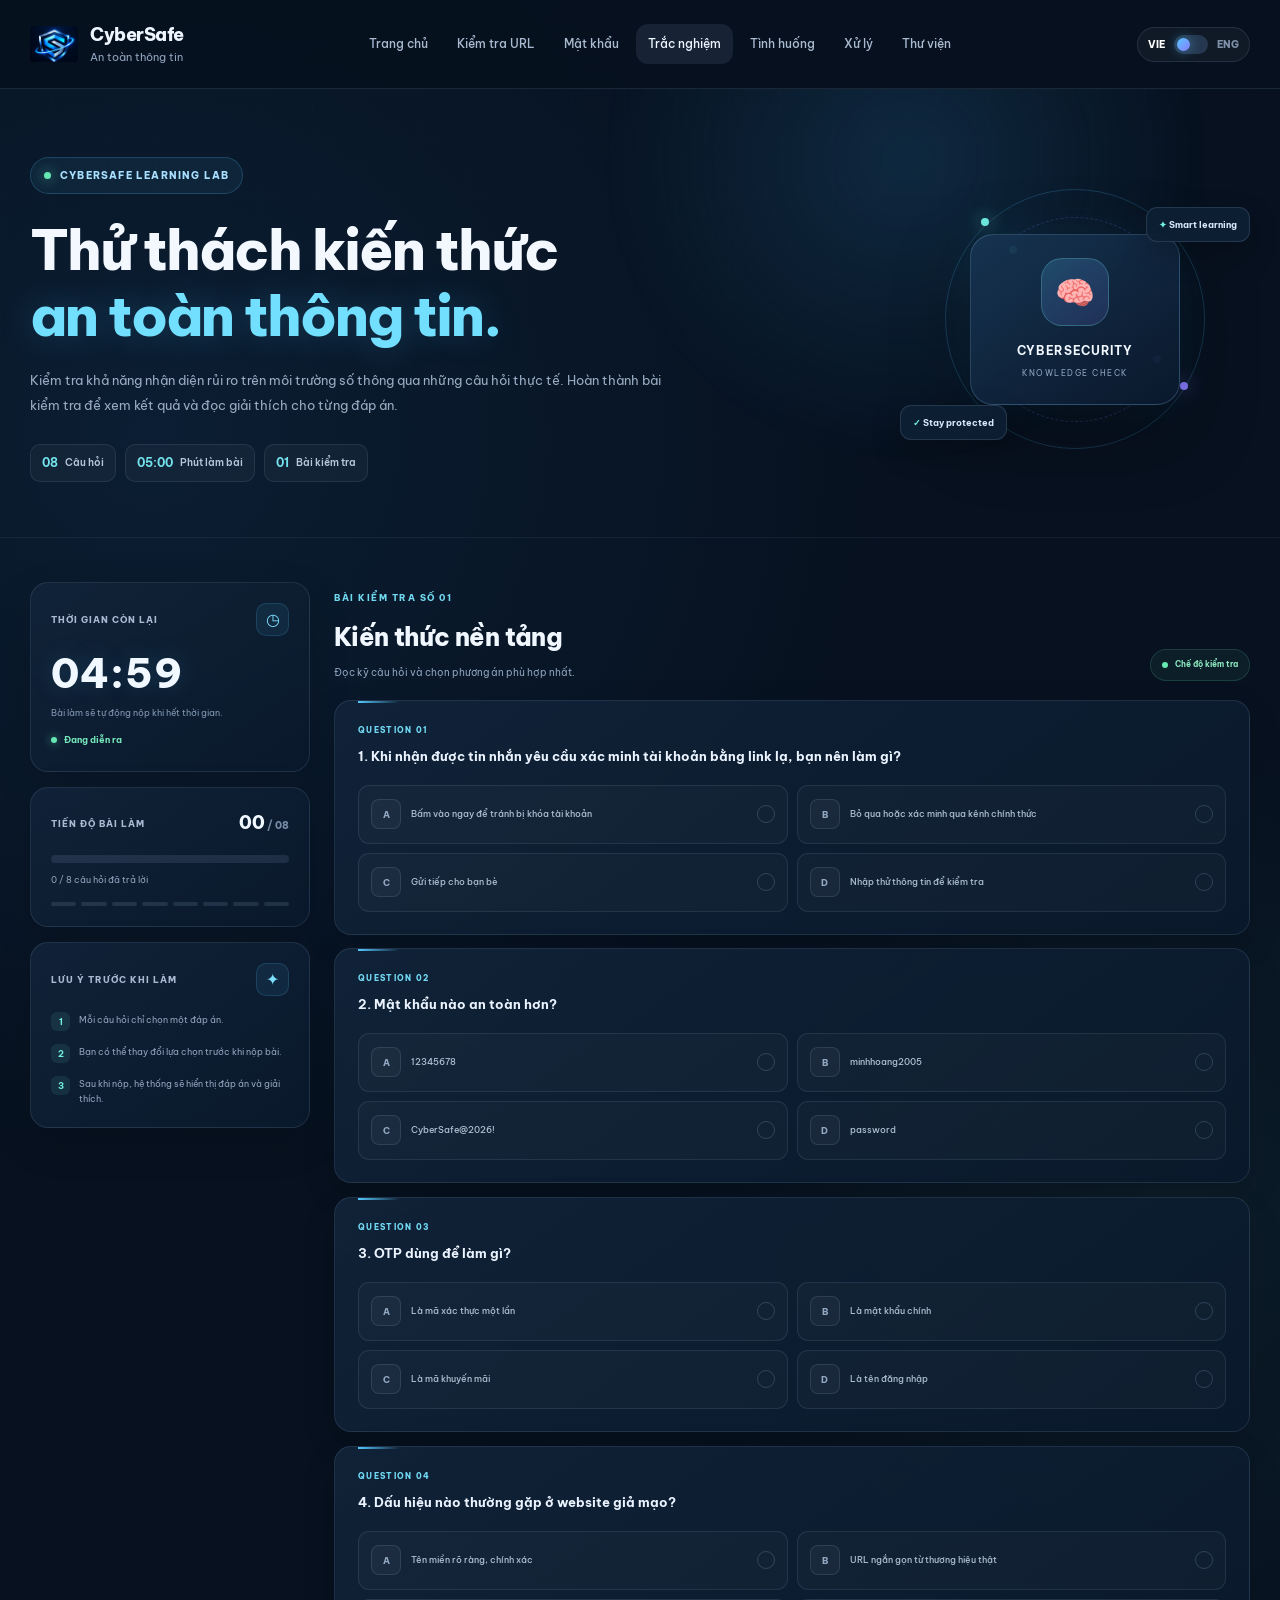
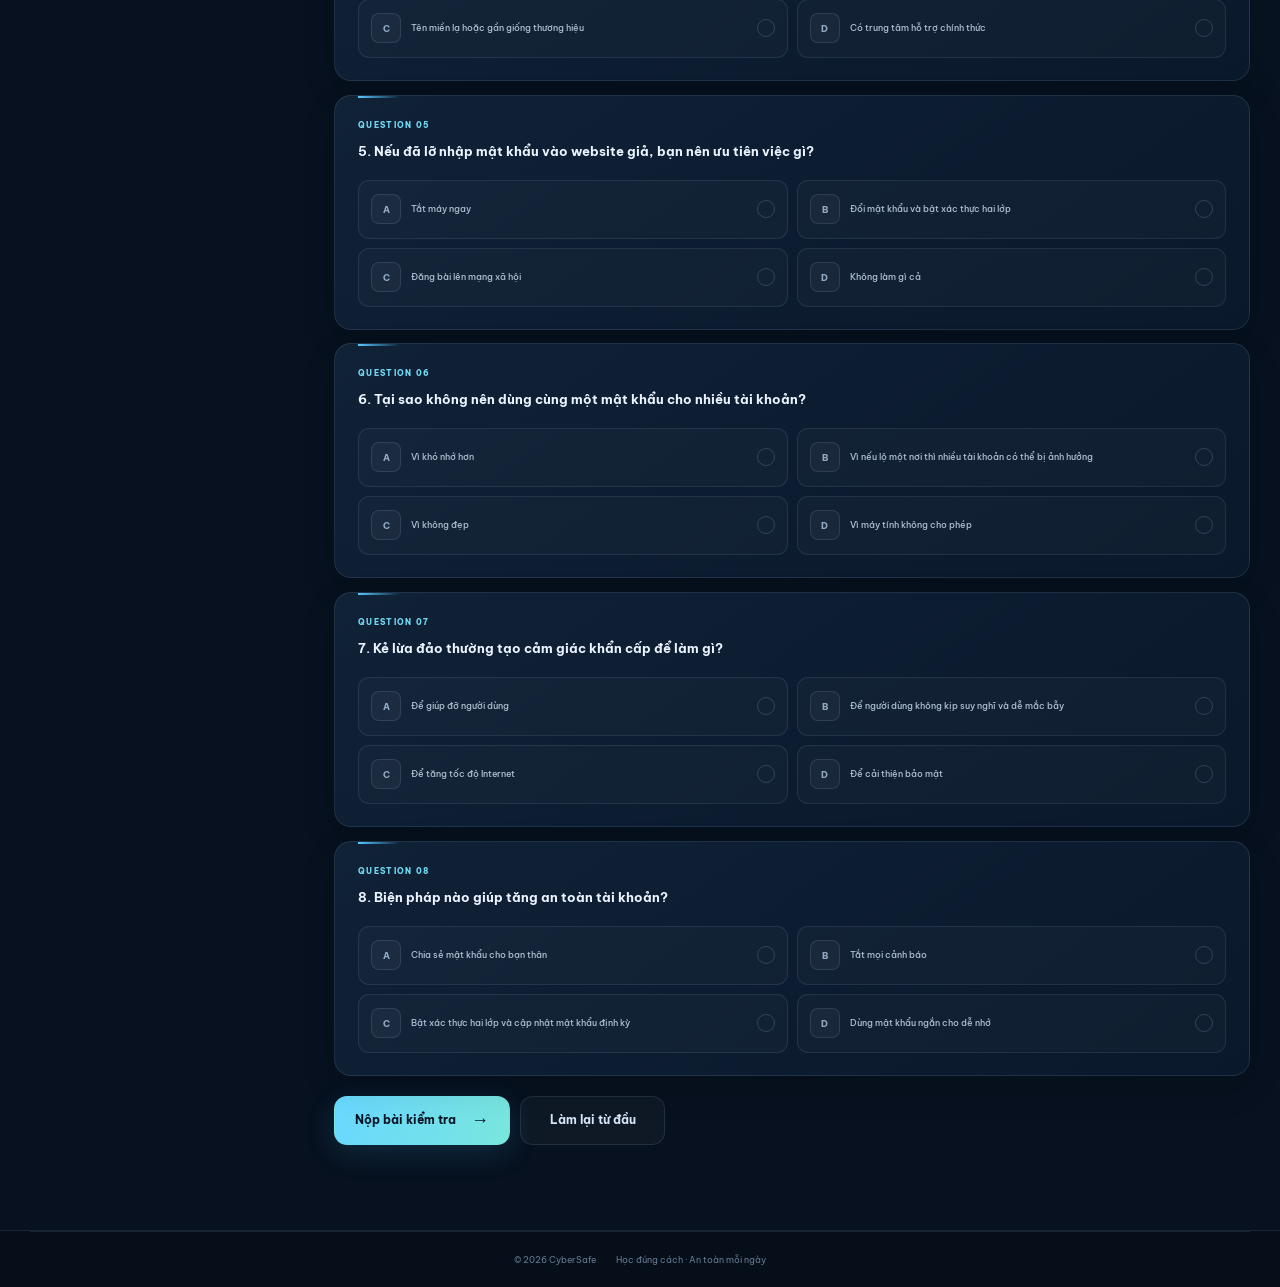
<file: trac-nghiem.html>
<!doctype html>
<html lang="vi">
  <head>
    <meta charset="UTF-8" />
    <meta name="viewport" content="width=device-width, initial-scale=1.0" />
    <meta
      name="description"
      content="Bài trắc nghiệm kiến thức an toàn thông tin CyberSafe."
    />
    <title>CyberSafe | Trắc nghiệm kiến thức</title>
    <link rel="icon" type="image/png" href="img/cypersafe-logo.png" />
    <link rel="preconnect" href="https://fonts.googleapis.com" />
    <link rel="preconnect" href="https://fonts.gstatic.com" crossorigin />
    <link
      href="https://fonts.googleapis.com/css2?family=Be+Vietnam+Pro:wght@400;500;600;700;800&display=swap"
      rel="stylesheet"
    />
    <link rel="stylesheet" href="css/style.css" />
    <style>
      .quiz-page {
        min-height: 100vh;
        background:
          radial-gradient(
            circle at 12% 15%,
            rgba(44, 139, 220, 0.1),
            transparent 28%
          ),
          radial-gradient(
            circle at 92% 42%,
            rgba(114, 240, 227, 0.05),
            transparent 25%
          ),
          #07111f;
      }
      .quiz-page .site-header {
        background: rgba(7, 17, 31, 0.9);
      }
      .quiz-page .lang-switch {
        color: #edf5ff;
        font: inherit;
      }
      .quiz-hero {
        position: relative;
        overflow: hidden;
        padding: 68px 0 55px;
        border-bottom: 1px solid rgba(159, 190, 225, 0.08);
        isolation: isolate;
      }
      .quiz-hero:before {
        position: absolute;
        z-index: -1;
        top: -240px;
        right: 5%;
        width: 620px;
        height: 620px;
        border-radius: 50%;
        background: radial-gradient(
          circle,
          rgba(55, 167, 237, 0.16),
          transparent 68%
        );
        content: "";
        filter: blur(12px);
      }
      .quiz-grid {
        position: absolute;
        z-index: -1;
        inset: 0;
        opacity: 0.17;
        background-image:
          linear-gradient(rgba(120, 171, 218, 0.08) 1px, transparent 1px),
          linear-gradient(90deg, rgba(120, 171, 218, 0.08) 1px, transparent 1px);
        background-size: 52px 52px;
        mask-image: linear-gradient(to bottom, #000, transparent 95%);
      }
      .quiz-hero-inner {
        display: grid;
        grid-template-columns: minmax(0, 1fr) 350px;
        align-items: center;
        gap: 35px;
      }
      .quiz-hero-copy {
        max-width: 740px;
        animation: quizUp 0.8s ease both;
      }
      .quiz-eyebrow {
        display: inline-flex;
        align-items: center;
        gap: 9px;
        padding: 9px 13px;
        border: 1px solid rgba(85, 200, 255, 0.2);
        border-radius: 50px;
        background: rgba(85, 200, 255, 0.07);
        color: #a9dfff;
        font-size: 10px;
        font-weight: 800;
        letter-spacing: 1.2px;
        text-transform: uppercase;
      }
      .quiz-eyebrow:before {
        width: 7px;
        height: 7px;
        border-radius: 50%;
        background: #65e8b2;
        box-shadow: 0 0 13px rgba(101, 232, 178, 0.8);
        content: "";
        animation: quizPulse 1.8s infinite;
      }
      .quiz-hero h1 {
        max-width: 720px;
        margin-top: 23px;
        color: #f3f8ff;
        font-size: clamp(34px, 4.4vw, 57px);
        font-weight: 800;
        letter-spacing: -2px;
        line-height: 1.18;
        text-wrap: balance;
      }
      .quiz-hero h1 span {
        color: #73dfff;
        text-shadow: 0 0 35px rgba(85, 200, 255, 0.24);
      }
      .quiz-hero-copy > p {
        max-width: 650px;
        margin-top: 18px;
        color: #9aacc3;
        font-size: 13px;
        line-height: 1.95;
      }
      .quiz-tags {
        display: flex;
        flex-wrap: wrap;
        gap: 9px;
        margin-top: 25px;
      }
      .quiz-tag {
        display: inline-flex;
        align-items: center;
        gap: 7px;
        padding: 8px 11px;
        border: 1px solid rgba(159, 190, 225, 0.12);
        border-radius: 10px;
        background: rgba(255, 255, 255, 0.035);
        color: #b6c7dc;
        font-size: 10px;
        font-weight: 600;
      }
      .quiz-tag b {
        color: #74e3ed;
        font-size: 12px;
      }
      .quiz-art {
        position: relative;
        display: grid;
        min-height: 285px;
        place-items: center;
        animation: quizUp 0.9s 0.12s ease both;
      }
      .quiz-orbit {
        position: absolute;
        width: 260px;
        height: 260px;
        border: 1px solid rgba(85, 200, 255, 0.2);
        border-radius: 50%;
        animation: quizSpin 24s linear infinite;
      }
      .quiz-orbit:before,
      .quiz-orbit:after {
        position: absolute;
        width: 8px;
        height: 8px;
        border-radius: 50%;
        background: #72f0e3;
        box-shadow: 0 0 18px rgba(114, 240, 227, 0.8);
        content: "";
      }
      .quiz-orbit:before {
        top: 28px;
        left: 35px;
      }
      .quiz-orbit:after {
        right: 16px;
        bottom: 58px;
        background: #8b7cff;
        box-shadow: 0 0 18px rgba(139, 124, 255, 0.8);
      }
      .quiz-orbit.inner {
        width: 205px;
        height: 205px;
        border-style: dashed;
        border-color: rgba(139, 124, 255, 0.25);
        animation-duration: 32s;
        animation-direction: reverse;
      }
      .quiz-art-card {
        position: relative;
        z-index: 2;
        width: 210px;
        padding: 23px;
        border: 1px solid rgba(133, 197, 244, 0.23);
        border-radius: 23px;
        background: linear-gradient(
          145deg,
          rgba(23, 52, 82, 0.95),
          rgba(10, 25, 44, 0.97)
        );
        box-shadow:
          0 25px 75px rgba(0, 0, 0, 0.35),
          0 0 45px rgba(62, 174, 235, 0.1);
        text-align: center;
        animation: quizFloat 5s ease-in-out infinite;
      }
      .quiz-art-icon {
        display: grid;
        width: 68px;
        height: 68px;
        margin: 0 auto 15px;
        place-items: center;
        border: 1px solid rgba(114, 240, 227, 0.25);
        border-radius: 21px;
        background: linear-gradient(
          145deg,
          rgba(85, 200, 255, 0.2),
          rgba(139, 124, 255, 0.15)
        );
        color: #8beaff;
        font-size: 32px;
      }
      .quiz-art-card strong {
        display: block;
        color: #f0f7ff;
        font-size: 12px;
        letter-spacing: 0.7px;
      }
      .quiz-art-card small {
        display: block;
        margin-top: 6px;
        color: #8da5c0;
        font-size: 8px;
        letter-spacing: 1.5px;
      }
      .quiz-float {
        position: absolute;
        z-index: 3;
        padding: 9px 12px;
        border: 1px solid rgba(159, 190, 225, 0.16);
        border-radius: 11px;
        background: rgba(13, 31, 52, 0.94);
        color: #d9eaff;
        font-size: 9px;
        font-weight: 700;
        box-shadow: 0 12px 30px rgba(0, 0, 0, 0.22);
        animation: quizFloat 4s ease-in-out infinite;
      }
      .quiz-float.top {
        top: 30px;
        right: 0;
      }
      .quiz-float.bottom {
        bottom: 22px;
        left: 0;
        animation-delay: -1.8s;
      }
      .quiz-float span {
        color: #72f0e3;
      }
      .quiz-section {
        padding: 44px 0 85px;
      }
      .quiz-layout {
        display: grid;
        grid-template-columns: 280px minmax(0, 1fr);
        align-items: start;
        gap: 24px;
      }
      .quiz-sidebar {
        position: sticky;
        top: 110px;
        display: grid;
        gap: 15px;
      }
      .quiz-side-card {
        padding: 20px;
        border: 1px solid rgba(159, 190, 225, 0.13);
        border-radius: 18px;
        background: linear-gradient(
          145deg,
          rgba(17, 35, 57, 0.96),
          rgba(10, 25, 43, 0.97)
        );
        box-shadow: 0 15px 42px rgba(0, 0, 0, 0.13);
      }
      .side-head,
      .progress-head {
        display: flex;
        align-items: center;
        justify-content: space-between;
        gap: 10px;
      }
      .side-label {
        color: #a7bad1;
        font-size: 9px;
        font-weight: 800;
        letter-spacing: 1px;
        text-transform: uppercase;
      }
      .side-icon {
        display: grid;
        width: 33px;
        height: 33px;
        place-items: center;
        border: 1px solid rgba(85, 200, 255, 0.16);
        border-radius: 10px;
        background: rgba(85, 200, 255, 0.08);
        color: #7edfff;
        font-size: 16px;
      }
      .quiz-timer {
        margin-top: 14px;
        color: #f1f8ff;
        font-size: 40px;
        font-weight: 800;
        font-variant-numeric: tabular-nums;
        letter-spacing: 1px;
        line-height: 1.2;
        text-shadow: 0 0 25px rgba(85, 200, 255, 0.17);
        transition:
          color 0.25s,
          text-shadow 0.25s;
      }
      .quiz-timer.warning {
        color: #ffca82;
        text-shadow: 0 0 24px rgba(255, 180, 106, 0.25);
      }
      .quiz-timer.danger {
        color: #ff8196;
        text-shadow: 0 0 24px rgba(255, 114, 136, 0.3);
        animation: quizPulse 0.8s infinite;
      }
      .timer-note {
        margin-top: 7px;
        color: #8298b3;
        font-size: 9px;
        line-height: 1.7;
      }
      .timer-status {
        display: inline-flex;
        align-items: center;
        gap: 7px;
        margin-top: 12px;
        color: #75e8bb;
        font-size: 9px;
        font-weight: 700;
      }
      .timer-status:before {
        width: 6px;
        height: 6px;
        border-radius: 50%;
        background: #65e8b2;
        box-shadow: 0 0 10px rgba(101, 232, 178, 0.75);
        content: "";
      }
      .progress-head strong {
        color: #f1f8ff;
        font-size: 18px;
        font-weight: 800;
        font-variant-numeric: tabular-nums;
      }
      .progress-head strong small {
        color: #758ba6;
        font-size: 10px;
      }
      .progress-track {
        overflow: hidden;
        height: 8px;
        margin-top: 16px;
        border-radius: 20px;
        background: rgba(143, 171, 204, 0.14);
      }
      .progress-track span {
        display: block;
        width: 0;
        height: 100%;
        border-radius: inherit;
        background: linear-gradient(90deg, #4db9ff, #72f0e3);
        box-shadow: 0 0 16px rgba(85, 200, 255, 0.45);
        transition: width 0.4s cubic-bezier(0.2, 0.8, 0.2, 1);
      }
      .progress-caption {
        margin-top: 9px;
        color: #8fa4bd;
        font-size: 9px;
      }
      .progress-dots {
        display: grid;
        grid-template-columns: repeat(8, 1fr);
        gap: 5px;
        margin-top: 15px;
      }
      .progress-dots span {
        height: 4px;
        border-radius: 5px;
        background: rgba(143, 171, 204, 0.17);
        transition:
          background 0.3s,
          box-shadow 0.3s;
      }
      .progress-dots span.active {
        background: #72e9e4;
        box-shadow: 0 0 9px rgba(114, 240, 227, 0.45);
      }
      .quiz-rules {
        display: grid;
        gap: 13px;
        margin-top: 16px;
        list-style: none;
      }
      .quiz-rules li {
        display: flex;
        align-items: flex-start;
        gap: 9px;
        color: #91a5bf;
        font-size: 9px;
        line-height: 1.7;
      }
      .quiz-rules li > b {
        display: grid;
        width: 19px;
        height: 19px;
        flex: 0 0 19px;
        place-items: center;
        border-radius: 6px;
        background: rgba(114, 240, 227, 0.09);
        color: #72f0e3;
        font-size: 9px;
      }
      .quiz-workspace {
        min-width: 0;
      }
      .workspace-head {
        display: flex;
        align-items: flex-end;
        justify-content: space-between;
        gap: 16px;
        margin: 0 0 19px;
        animation: quizUp 0.6s ease both;
      }
      .workspace-kicker {
        color: #70d8ee;
        font-size: 9px;
        font-weight: 800;
        letter-spacing: 1.5px;
        text-transform: uppercase;
      }
      .workspace-head h2 {
        margin-top: 7px;
        color: #f0f7ff;
        font-size: 25px;
        font-weight: 800;
        letter-spacing: -0.6px;
      }
      .workspace-head p {
        margin-top: 5px;
        color: #8ea3bd;
        font-size: 10px;
      }
      .quiz-mode {
        display: inline-flex;
        align-items: center;
        gap: 7px;
        flex-shrink: 0;
        padding: 8px 11px;
        border: 1px solid rgba(101, 232, 178, 0.16);
        border-radius: 50px;
        background: rgba(101, 232, 178, 0.06);
        color: #8ce8c0;
        font-size: 8px;
        font-weight: 700;
      }
      .quiz-mode:before {
        width: 6px;
        height: 6px;
        border-radius: 50%;
        background: #65e8b2;
        content: "";
      }
      .quiz-container {
        display: grid;
        gap: 14px;
        counter-reset: question;
      }
      .quiz-card {
        position: relative;
        overflow: hidden;
        padding: 22px 23px;
        border: 1px solid rgba(159, 190, 225, 0.13);
        border-radius: 17px;
        background: linear-gradient(
          145deg,
          rgba(17, 35, 57, 0.94),
          rgba(10, 25, 43, 0.97)
        );
        box-shadow: 0 12px 35px rgba(0, 0, 0, 0.12);
        counter-increment: question;
        animation: quizCardIn 0.5s both;
        transition:
          border-color 0.3s,
          box-shadow 0.3s;
      }
      .quiz-card:nth-child(2) {
        animation-delay: 0.04s;
      }
      .quiz-card:nth-child(3) {
        animation-delay: 0.08s;
      }
      .quiz-card:nth-child(4) {
        animation-delay: 0.12s;
      }
      .quiz-card:nth-child(5) {
        animation-delay: 0.16s;
      }
      .quiz-card:nth-child(6) {
        animation-delay: 0.2s;
      }
      .quiz-card:nth-child(7) {
        animation-delay: 0.24s;
      }
      .quiz-card:nth-child(8) {
        animation-delay: 0.28s;
      }
      .quiz-card:before {
        position: absolute;
        top: 0;
        left: 23px;
        width: 42px;
        height: 2px;
        background: linear-gradient(90deg, #55c8ff, transparent);
        content: "";
      }
      .quiz-card.is-answered {
        border-color: rgba(85, 200, 255, 0.3);
        box-shadow:
          0 12px 35px rgba(0, 0, 0, 0.12),
          inset 0 0 25px rgba(85, 200, 255, 0.025);
      }
      .quiz-card h3 {
        margin: 0 0 17px;
        color: #eaf3ff;
        font-size: 13px;
        font-weight: 700;
        line-height: 1.75;
      }
      .quiz-card h3:before {
        display: block;
        margin-bottom: 8px;
        color: #71d9f3;
        font-size: 8px;
        font-weight: 800;
        letter-spacing: 1.3px;
        content: "QUESTION " counter(question, decimal-leading-zero);
      }
      .quiz-options {
        display: grid;
        grid-template-columns: repeat(2, minmax(0, 1fr));
        gap: 9px;
        counter-reset: option;
      }
      .quiz-option {
        position: relative;
        display: flex;
        min-height: 59px;
        align-items: center;
        gap: 10px;
        padding: 10px 12px;
        border: 1px solid rgba(159, 190, 225, 0.12);
        border-radius: 11px;
        background: rgba(255, 255, 255, 0.025);
        color: #aebfd3;
        cursor: pointer;
        counter-increment: option;
        transition:
          border-color 0.25s,
          background 0.25s,
          transform 0.25s,
          color 0.25s;
      }
      .quiz-option:hover {
        transform: translateY(-2px);
        border-color: rgba(85, 200, 255, 0.35);
        background: rgba(85, 200, 255, 0.055);
        color: #e5f3ff;
      }
      .quiz-option:before {
        display: grid;
        width: 28px;
        height: 28px;
        flex: 0 0 28px;
        place-items: center;
        border: 1px solid rgba(159, 190, 225, 0.15);
        border-radius: 8px;
        background: rgba(255, 255, 255, 0.035);
        color: #92a8c1;
        font-size: 9px;
        font-weight: 800;
        content: counter(option, upper-alpha);
        transition: all 0.25s;
      }
      .quiz-option input {
        position: absolute;
        width: 1px;
        height: 1px;
        overflow: hidden;
        opacity: 0;
        clip: rect(0, 0, 0, 0);
      }
      .quiz-option span {
        flex: 1;
        font-size: 9px;
        font-weight: 500;
        line-height: 1.65;
      }
      .quiz-option:after {
        display: grid;
        width: 16px;
        height: 16px;
        flex: 0 0 16px;
        place-items: center;
        border: 1px solid rgba(159, 190, 225, 0.22);
        border-radius: 50%;
        color: transparent;
        font-size: 9px;
        content: "✓";
        transition: all 0.2s;
      }
      .quiz-option:has(input:checked) {
        border-color: rgba(85, 200, 255, 0.55);
        background: linear-gradient(
          100deg,
          rgba(85, 200, 255, 0.12),
          rgba(114, 240, 227, 0.055)
        );
        color: #f0f8ff;
        box-shadow: inset 0 0 20px rgba(85, 200, 255, 0.035);
      }
      .quiz-option:has(input:checked):before {
        border-color: rgba(85, 200, 255, 0.4);
        background: rgba(85, 200, 255, 0.16);
        color: #8ceaff;
      }
      .quiz-option:has(input:checked):after {
        border-color: #72e7e5;
        background: #72e7e5;
        color: #07111f;
      }
      .quiz-option input:focus-visible {
        outline: 2px solid #72e7e5;
        outline-offset: 4px;
      }
      .quiz-actions {
        display: flex;
        flex-wrap: wrap;
        gap: 10px;
        margin-top: 20px;
      }
      .quiz-actions .btn {
        min-width: 145px;
        cursor: pointer;
      }
      .quiz-result {
        overflow: hidden;
        margin-top: 24px;
        padding: 24px;
        border: 1px solid rgba(85, 200, 255, 0.22);
        border-radius: 18px;
        background: linear-gradient(
          145deg,
          rgba(18, 43, 67, 0.98),
          rgba(10, 25, 43, 0.98)
        );
        box-shadow: 0 20px 55px rgba(0, 0, 0, 0.2);
        animation: quizUp 0.5s ease both;
      }
      .quiz-result.hidden {
        display: none;
      }
      .quiz-result h3 {
        color: #f1f8ff;
        font-size: 17px;
      }
      .quiz-result > p {
        margin-top: 8px;
        color: #a9bfd6;
        font-size: 11px;
      }
      .quiz-result .result-good {
        color: #73e8b9;
      }
      .quiz-result .result-mid {
        color: #ffcc86;
      }
      .quiz-result .result-low {
        color: #ff8b9d;
      }
      .analysis-list {
        display: grid;
        gap: 10px;
        margin-top: 17px !important;
      }
      .analysis-item {
        padding: 14px 15px;
        border: 1px solid rgba(159, 190, 225, 0.11);
        border-radius: 11px;
        background: rgba(255, 255, 255, 0.025);
      }
      .analysis-item strong {
        color: #e6f0fc;
        font-size: 10px;
        line-height: 1.7;
      }
      .analysis-item p {
        margin-top: 6px;
        color: #91a6c0;
        font-size: 9px;
        line-height: 1.75;
      }
      .site-footer .footer-bottom {
        justify-content: center;
      }
      @keyframes quizUp {
        from {
          opacity: 0;
          transform: translateY(17px);
        }
        to {
          opacity: 1;
          transform: translateY(0);
        }
      }
      @keyframes quizCardIn {
        from {
          opacity: 0;
          transform: translateY(12px) scale(0.99);
        }
        to {
          opacity: 1;
          transform: translateY(0) scale(1);
        }
      }
      @keyframes quizFloat {
        0%,
        100% {
          transform: translateY(0);
        }
        50% {
          transform: translateY(-10px);
        }
      }
      @keyframes quizSpin {
        from {
          transform: rotate(0);
        }
        to {
          transform: rotate(360deg);
        }
      }
      @keyframes quizPulse {
        0%,
        100% {
          opacity: 1;
        }
        50% {
          opacity: 0.55;
        }
      }
      @media (max-width: 1050px) {
        .quiz-hero-inner {
          grid-template-columns: minmax(0, 1fr) 290px;
          gap: 15px;
        }
        .quiz-art {
          transform: scale(0.88);
        }
        .quiz-layout {
          grid-template-columns: 245px minmax(0, 1fr);
          gap: 17px;
        }
        .quiz-side-card {
          padding: 17px;
        }
      }
      @media (max-width: 850px) {
        .quiz-hero-inner {
          grid-template-columns: 1fr;
        }
        .quiz-art {
          display: none;
        }
        .quiz-layout {
          grid-template-columns: 1fr;
        }
        .quiz-sidebar {
          position: static;
          grid-template-columns: repeat(2, minmax(0, 1fr));
        }
        .quiz-rules-card {
          grid-column: 1/-1;
        }
      }
      @media (max-width: 620px) {
        .quiz-hero {
          padding: 45px 0 38px;
        }
        .quiz-hero h1 {
          font-size: 34px;
          letter-spacing: -1.4px;
        }
        .quiz-hero-copy > p {
          font-size: 11px;
        }
        .quiz-tag {
          padding: 7px 9px;
          font-size: 9px;
        }
        .quiz-section {
          padding: 26px 0 58px;
        }
        .quiz-sidebar {
          gap: 9px;
        }
        .quiz-side-card {
          padding: 14px;
          border-radius: 14px;
        }
        .quiz-timer {
          font-size: 29px;
        }
        .side-label {
          font-size: 8px;
        }
        .timer-note,
        .progress-caption {
          font-size: 8px;
        }
        .quiz-rules-card {
          grid-column: 1/-1;
        }
        .workspace-head {
          align-items: flex-start;
          flex-direction: column;
        }
        .workspace-head h2 {
          font-size: 22px;
        }
        .quiz-card {
          padding: 18px 15px;
          border-radius: 14px;
        }
        .quiz-card h3 {
          font-size: 12px;
        }
        .quiz-options {
          grid-template-columns: 1fr;
          gap: 7px;
        }
        .quiz-option {
          min-height: 54px;
        }
        .quiz-option span {
          font-size: 9px;
        }
        .quiz-actions {
          display: grid;
          grid-template-columns: 1fr 1fr;
        }
        .quiz-actions .btn {
          min-width: 0;
          padding: 0 9px;
          font-size: 9px;
        }
        .quiz-result {
          padding: 18px 14px;
        }
      }
      @media (prefers-reduced-motion: reduce) {
        .quiz-page *,
        .quiz-page *:before,
        .quiz-page *:after {
          scroll-behavior: auto !important;
          animation-duration: 0.01ms !important;
          animation-iteration-count: 1 !important;
          transition-duration: 0.01ms !important;
        }
      }
    </style>
  </head>
  <body class="quiz-page">
    <div class="cursor-glow"></div>

    <header class="site-header">
      <div class="container nav-wrap">
        <a href="index.html" class="brand">
          <img
            class="brand-logo"
            src="img/cypersafe-logo.png"
            alt="CyberSafe"
            onerror="
              this.hidden = true;
              this.nextElementSibling.hidden = false;
            "
          />
          <span class="brand-fallback" hidden>CS</span>
          <span class="brand-copy">
            <strong>CyberSafe</strong>
            <small data-vi="An toàn thông tin" data-en="Information Security"
              >An toàn thông tin</small
            >
          </span>
        </a>

        <button
          class="nav-toggle"
          id="navToggle"
          type="button"
          aria-label="Mở menu"
        >
          ☰
        </button>

        <nav class="site-nav" id="siteNav">
          <a href="index.html" data-vi="Trang chủ" data-en="Home">Trang chủ</a>
          <a
            href="kiem-tra-url.html"
            data-vi="Kiểm tra URL"
            data-en="URL Checker"
            >Kiểm tra URL</a
          >
          <a href="kiem-tra-mat-khau.html" data-vi="Mật khẩu" data-en="Password"
            >Mật khẩu</a
          >
          <a
            href="trac-nghiem.html"
            class="active"
            data-vi="Trắc nghiệm"
            data-en="Quiz"
            >Trắc nghiệm</a
          >
          <a
            href="tinh-huong-lua-dao.html"
            data-vi="Tình huống"
            data-en="Scam Cases"
            >Tình huống</a
          >
          <a
            href="huong-dan-xu-ly.html"
            data-vi="Xử lý"
            data-en="Response Guide"
            >Xử lý</a
          >
          <a
            href="thu-vien-kien-thuc.html"
            data-vi="Thư viện"
            data-en="Knowledge"
            >Thư viện</a
          >
        </nav>

        <button
          class="lang-switch"
          id="langSwitch"
          type="button"
          data-lang="vi"
          aria-label="Chuyển đổi ngôn ngữ"
        >
          <span class="lang-label active">VIE</span>
          <span class="lang-track"
            ><span class="lang-knob" id="langKnob"></span
          ></span>
          <span class="lang-label">ENG</span>
        </button>
      </div>
    </header>

    <main>
      <section class="quiz-hero">
        <div class="quiz-grid"></div>
        <div class="container quiz-hero-inner">
          <div class="quiz-hero-copy">
            <span class="quiz-eyebrow">CyberSafe Learning Lab</span>
            <h1
              data-vi="Thử thách kiến thức <span>an toàn thông tin.</span>"
              data-en="Test your <span>cybersecurity knowledge.</span>"
            >
              Thử thách kiến thức <span>an toàn thông tin.</span>
            </h1>
            <p
              data-vi="Kiểm tra khả năng nhận diện rủi ro trên môi trường số thông qua những câu hỏi thực tế. Hoàn thành bài kiểm tra để xem kết quả và đọc giải thích cho từng đáp án."
              data-en="Test how well you recognize digital risks through practical questions. Complete the quiz to review your score and read explanations for every answer."
            >
              Kiểm tra khả năng nhận diện rủi ro trên môi trường số thông qua
              những câu hỏi thực tế. Hoàn thành bài kiểm tra để xem kết quả và
              đọc giải thích cho từng đáp án.
            </p>
            <div class="quiz-tags">
              <span class="quiz-tag"
                ><b>08</b
                ><span data-vi="Câu hỏi" data-en="Questions"
                  >Câu hỏi</span
                ></span
              >
              <span class="quiz-tag"
                ><b>05:00</b
                ><span data-vi="Phút làm bài" data-en="Minutes"
                  >Phút làm bài</span
                ></span
              >
              <span class="quiz-tag"
                ><b>01</b
                ><span data-vi="Bài kiểm tra" data-en="Quiz session"
                  >Bài kiểm tra</span
                ></span
              >
            </div>
          </div>

          <div class="quiz-art" aria-hidden="true">
            <div class="quiz-orbit"></div>
            <div class="quiz-orbit inner"></div>
            <div class="quiz-art-card">
              <div class="quiz-art-icon">🧠</div>
              <strong>CYBERSECURITY</strong>
              <small>KNOWLEDGE CHECK</small>
            </div>
            <div class="quiz-float top"><span>✦</span> Smart learning</div>
            <div class="quiz-float bottom"><span>✓</span> Stay protected</div>
          </div>
        </div>
      </section>

      <section class="quiz-section">
        <div class="container quiz-layout">
          <aside class="quiz-sidebar">
            <div class="quiz-side-card">
              <div class="side-head">
                <span
                  class="side-label"
                  data-vi="Thời gian còn lại"
                  data-en="Time remaining"
                  >Thời gian còn lại</span
                >
                <span class="side-icon">◷</span>
              </div>
              <div class="quiz-timer" id="quizTimer" aria-live="polite">
                05:00
              </div>
              <p
                class="timer-note"
                data-vi="Bài làm sẽ tự động nộp khi hết thời gian."
                data-en="Your quiz will be submitted automatically when time runs out."
              >
                Bài làm sẽ tự động nộp khi hết thời gian.
              </p>
              <div
                class="timer-status"
                data-vi="Đang diễn ra"
                data-en="In progress"
              >
                Đang diễn ra
              </div>
            </div>

            <div class="quiz-side-card">
              <div class="progress-head">
                <span
                  class="side-label"
                  data-vi="Tiến độ bài làm"
                  data-en="Quiz progress"
                  >Tiến độ bài làm</span
                >
                <strong
                  ><span id="answeredCount">00</span
                  ><small> / 08</small></strong
                >
              </div>
              <div class="progress-track">
                <span id="quizProgressFill"></span>
              </div>
              <p class="progress-caption" id="quizProgressText">
                0 / 8 câu hỏi đã trả lời
              </p>
              <div class="progress-dots" id="progressDots" aria-hidden="true">
                <span></span><span></span><span></span><span></span><span></span
                ><span></span><span></span><span></span>
              </div>
            </div>

            <div class="quiz-side-card quiz-rules-card">
              <div class="side-head">
                <span
                  class="side-label"
                  data-vi="Lưu ý trước khi làm"
                  data-en="Before you begin"
                  >Lưu ý trước khi làm</span
                >
                <span class="side-icon">✦</span>
              </div>
              <ul class="quiz-rules">
                <li>
                  <b>1</b
                  ><span
                    data-vi="Mỗi câu hỏi chỉ chọn một đáp án."
                    data-en="Choose one answer for each question."
                    >Mỗi câu hỏi chỉ chọn một đáp án.</span
                  >
                </li>
                <li>
                  <b>2</b
                  ><span
                    data-vi="Bạn có thể thay đổi lựa chọn trước khi nộp bài."
                    data-en="You can change your answers before submitting."
                    >Bạn có thể thay đổi lựa chọn trước khi nộp bài.</span
                  >
                </li>
                <li>
                  <b>3</b
                  ><span
                    data-vi="Sau khi nộp, hệ thống sẽ hiển thị đáp án và giải thích."
                    data-en="Answers and explanations appear after submission."
                    >Sau khi nộp, hệ thống sẽ hiển thị đáp án và giải
                    thích.</span
                  >
                </li>
              </ul>
            </div>
          </aside>

          <section class="quiz-workspace" aria-label="Quiz questions">
            <div class="workspace-head">
              <div>
                <span
                  class="workspace-kicker"
                  data-vi="Bài kiểm tra số 01"
                  data-en="Assessment 01"
                  >Bài kiểm tra số 01</span
                >
                <h2
                  data-vi="Kiến thức nền tảng"
                  data-en="Security fundamentals"
                >
                  Kiến thức nền tảng
                </h2>
                <p
                  data-vi="Đọc kỹ câu hỏi và chọn phương án phù hợp nhất."
                  data-en="Read each question carefully and select the best answer."
                >
                  Đọc kỹ câu hỏi và chọn phương án phù hợp nhất.
                </p>
              </div>
              <span
                class="quiz-mode"
                data-vi="Chế độ kiểm tra"
                data-en="Assessment mode"
                >Chế độ kiểm tra</span
              >
            </div>

            <div id="quizContainer" class="quiz-container"></div>

            <div class="quiz-actions">
              <button class="btn btn-primary" id="submitQuizBtn" type="button">
                <span data-vi="Nộp bài kiểm tra" data-en="Submit quiz"
                  >Nộp bài kiểm tra</span
                ><span class="btn-arrow">→</span>
              </button>
              <button
                class="btn btn-secondary"
                id="resetQuizBtn"
                type="button"
                data-vi="Làm lại từ đầu"
                data-en="Start over"
              >
                Làm lại từ đầu
              </button>
            </div>

            <div
              class="quiz-result hidden"
              id="quizResult"
              aria-live="polite"
            ></div>
          </section>
        </div>
      </section>
    </main>

    <footer class="site-footer">
      <div class="container footer-bottom">
        <span>© <span id="year"></span> CyberSafe</span>
        <span
          data-vi="Học đúng cách · An toàn mỗi ngày"
          data-en="Learn wisely · Stay safe every day"
          >Học đúng cách · An toàn mỗi ngày</span
        >
      </div>
    </footer>

    <script src="js/main.js"></script>
    <script src="js/quiz.js"></script>
    <script>
      const quizRoot = document.getElementById("quizContainer");
      const timerDisplay = document.getElementById("quizTimer");
      const resultPanel = document.getElementById("quizResult");
      const countDisplay = document.getElementById("answeredCount");
      const progressFill = document.getElementById("quizProgressFill");
      const progressText = document.getElementById("quizProgressText");
      const progressItems = document.querySelectorAll("#progressDots span");

      function updateQuizDisplay() {
        const cards = quizRoot.querySelectorAll(".quiz-card");
        const total = cards.length || 8;
        let answered = 0;

        cards.forEach((card, index) => {
          const selected = Boolean(
            card.querySelector('input[type="radio"]:checked'),
          );
          card.classList.toggle("is-answered", selected);
          if (selected) answered++;
          if (progressItems[index])
            progressItems[index].classList.toggle("active", selected);
        });

        countDisplay.textContent = String(answered).padStart(2, "0");
        progressFill.style.width = `${(answered / total) * 100}%`;
        progressText.textContent =
          document.documentElement.lang === "en"
            ? `${answered} / ${total} questions answered`
            : `${answered} / ${total} câu hỏi đã trả lời`;
      }

      function syncQuizLock() {
        const isSubmitted = !resultPanel.classList.contains("hidden");
        quizRoot.querySelectorAll('input[type="radio"]').forEach((input) => {
          input.disabled = isSubmitted;
        });
      }

      quizRoot.addEventListener("change", (event) => {
        if (event.target.matches('input[type="radio"]')) updateQuizDisplay();
      });

      new MutationObserver(() => {
        updateQuizDisplay();
        syncQuizLock();
      }).observe(quizRoot, { childList: true, subtree: true });

      new MutationObserver(() => {
        const [minutes, seconds] = timerDisplay.textContent
          .split(":")
          .map(Number);
        const remaining = minutes * 60 + seconds;
        timerDisplay.classList.toggle(
          "warning",
          remaining <= 60 && remaining > 10,
        );
        timerDisplay.classList.toggle("danger", remaining <= 10);
      }).observe(timerDisplay, {
        childList: true,
        characterData: true,
        subtree: true,
      });

      new MutationObserver(syncQuizLock).observe(resultPanel, {
        attributes: true,
        attributeFilter: ["class"],
      });

      window.addEventListener("languageChanged", updateQuizDisplay);
      updateQuizDisplay();
      syncQuizLock();
    </script>
  </body>
</html>
</file>
<file: css/style.css>
:root {
  --bg: #07111f;
  --bg-soft: #0b1728;
  --surface: #101f33;
  --surface-light: #142740;
  --border: rgba(159, 190, 225, 0.13);
  --text: #edf5ff;
  --muted: #91a4bf;
  --blue: #55c8ff;
  --cyan: #72f0e3;
  --purple: #8b7cff;
  --green: #65e8b2;
  --orange: #ffb46a;
  --danger: #ff7288;
  --container: 1220px;
}

* {
  box-sizing: border-box;
  margin: 0;
  padding: 0;
}

html {
  scroll-behavior: smooth;
  scroll-padding-top: 100px;
}

body {
  font-family: "Be Vietnam Pro", sans-serif;
  background: var(--bg);
  color: var(--text);
  line-height: 1.7;
  overflow-x: hidden;
  -webkit-font-smoothing: antialiased;
}

body::selection {
  background: rgba(85, 200, 255, 0.35);
  color: white;
}

a {
  color: inherit;
  text-decoration: none;
}

button {
  font: inherit;
}

button,
a {
  -webkit-tap-highlight-color: transparent;
}

button:focus-visible,
a:focus-visible {
  outline: 2px solid var(--blue);
  outline-offset: 4px;
}

img,
svg {
  max-width: 100%;
}

.container {
  width: min(var(--container), calc(100% - 48px));
  margin-inline: auto;
}

.cursor-glow {
  position: fixed;
  z-index: 100;
  width: 260px;
  height: 260px;
  border-radius: 50%;
  background: radial-gradient(
    circle,
    rgba(53, 164, 255, 0.07),
    transparent 70%
  );
  transform: translate(-50%, -50%);
  pointer-events: none;
  opacity: 0;
  transition: opacity 0.3s ease;
}

.cursor-glow.active {
  opacity: 1;
}

.site-header {
  position: sticky;
  top: 0;
  z-index: 50;
  background: rgba(7, 17, 31, 0.86);
  border-bottom: 1px solid var(--border);
  backdrop-filter: blur(22px);
  -webkit-backdrop-filter: blur(22px);
}

.nav-wrap {
  min-height: 88px;
  display: flex;
  align-items: center;
  justify-content: space-between;
  gap: 24px;
}

.brand {
  display: inline-flex;
  align-items: center;
  gap: 12px;
  flex-shrink: 0;
}

.brand-logo {
  width: 48px;
  height: 48px;
  object-fit: contain;
  border-radius: 12px;
  flex-shrink: 0;
}

.brand-fallback {
  width: 48px;
  height: 48px;
  align-items: center;
  justify-content: center;
  border-radius: 14px;
  background: linear-gradient(135deg, var(--blue), var(--purple));
  color: #07111f;
  font-size: 15px;
  font-weight: 800;
  box-shadow: 0 0 28px rgba(85, 200, 255, 0.22);
}

.brand-fallback:not([hidden]) {
  display: inline-flex;
}

.brand-copy {
  display: flex;
  flex-direction: column;
  line-height: 1.4;
}

.brand-copy strong {
  font-size: 18px;
  font-weight: 800;
  letter-spacing: -0.5px;
}

.brand-copy small {
  color: var(--muted);
  font-size: 11px;
  margin-top: 3px;
}

.site-nav {
  display: flex;
  align-items: center;
  justify-content: center;
  gap: 5px;
}

.site-nav a {
  padding: 10px 12px;
  border-radius: 12px;
  color: #aabbd1;
  font-size: 12px;
  font-weight: 500;
  white-space: nowrap;
  transition:
    color 0.25s ease,
    background 0.25s ease;
}

.site-nav a:hover,
.site-nav a.active {
  color: var(--text);
  background: rgba(145, 173, 209, 0.12);
}

.site-nav a:hover {
  color: var(--blue);
}

.lang-switch {
  display: flex;
  align-items: center;
  gap: 9px;
  padding: 7px 10px;
  border: 1px solid var(--border);
  border-radius: 50px;
  background: rgba(255, 255, 255, 0.045);
  cursor: pointer;
  flex-shrink: 0;
  transition:
    border-color 0.25s ease,
    background 0.25s ease;
}

.lang-switch:hover {
  border-color: rgba(85, 200, 255, 0.4);
  background: rgba(85, 200, 255, 0.06);
}

.lang-label {
  color: #7f91aa;
  font-size: 10px;
  font-weight: 800;
  transition: color 0.25s ease;
}

.lang-label.active {
  color: white;
}

.lang-track {
  position: relative;
  width: 34px;
  height: 19px;
  border-radius: 20px;
  background: #263850;
}

.lang-knob {
  position: absolute;
  top: 3px;
  left: 3px;
  width: 13px;
  height: 13px;
  border-radius: 50%;
  background: linear-gradient(135deg, var(--blue), var(--purple));
  box-shadow: 0 0 12px rgba(85, 200, 255, 0.5);
  transition: transform 0.3s cubic-bezier(0.2, 0.8, 0.2, 1);
}

.lang-switch[data-lang="en"] .lang-knob {
  transform: translateX(15px);
}

.nav-toggle {
  display: none;
  width: 42px;
  height: 42px;
  border: 1px solid var(--border);
  border-radius: 12px;
  background: var(--surface);
  cursor: pointer;
}

.nav-toggle span {
  display: block;
  width: 18px;
  height: 2px;
  margin: 4px auto;
  border-radius: 5px;
  background: white;
  transition:
    transform 0.25s ease,
    opacity 0.25s ease;
}

.nav-toggle.open span:first-child {
  transform: translateY(6px) rotate(45deg);
}

.nav-toggle.open span:nth-child(2) {
  opacity: 0;
}

.nav-toggle.open span:last-child {
  transform: translateY(-6px) rotate(-45deg);
}

.hero {
  position: relative;
  isolation: isolate;
  min-height: 680px;
  display: flex;
  align-items: center;
  padding: 88px 0 100px;
  overflow: hidden;
  background:
    radial-gradient(
      ellipse at 76% 40%,
      rgba(32, 110, 176, 0.16),
      transparent 42%
    ),
    linear-gradient(180deg, #0a1728 0%, #07111f 100%);
}

.hero-grid {
  position: absolute;
  z-index: -2;
  inset: 0;
  opacity: 0.28;
  background-image:
    linear-gradient(rgba(102, 164, 214, 0.09) 1px, transparent 1px),
    linear-gradient(90deg, rgba(102, 164, 214, 0.09) 1px, transparent 1px);
  background-size: 54px 54px;
  mask-image: linear-gradient(
    to bottom,
    transparent,
    black 25%,
    black 80%,
    transparent
  );
}

.hero-glow {
  position: absolute;
  z-index: -1;
  width: 450px;
  height: 450px;
  border-radius: 50%;
  filter: blur(100px);
  pointer-events: none;
  animation: glowFloat 10s ease-in-out infinite alternate;
}

.hero-glow-one {
  top: 10%;
  left: -260px;
  background: rgba(30, 123, 255, 0.12);
}

.hero-glow-two {
  right: -200px;
  bottom: -180px;
  background: rgba(124, 91, 255, 0.12);
  animation-delay: -4s;
}

.hero-inner {
  display: grid;
  grid-template-columns: 1.05fr 0.95fr;
  align-items: center;
  gap: 54px;
}

.hero-text {
  position: relative;
  z-index: 2;
}

.badge {
  display: inline-flex;
  align-items: center;
  gap: 10px;
  padding: 9px 13px;
  border: 1px solid rgba(85, 200, 255, 0.19);
  border-radius: 50px;
  background: rgba(85, 200, 255, 0.055);
  color: #a9dfff;
  font-size: 10px;
  font-weight: 800;
  letter-spacing: 1.3px;
}

.status-dot {
  display: inline-block;
  width: 7px;
  height: 7px;
  border-radius: 50%;
  background: var(--green);
  box-shadow: 0 0 12px rgba(101, 232, 178, 0.7);
  flex-shrink: 0;
}

.hero h1 {
  max-width: 690px;
  margin-top: 27px;
  font-size: clamp(36px, 4.2vw, 61px);
  line-height: 1.2;
  font-weight: 800;
  letter-spacing: -2.4px;
  text-wrap: balance;
}

.hero-description {
  max-width: 560px;
  margin-top: 24px;
  color: #9eafc5;
  font-size: 15px;
  line-height: 1.95;
}

.hero-actions {
  display: flex;
  align-items: center;
  flex-wrap: wrap;
  gap: 13px;
  margin-top: 32px;
}

.btn {
  min-height: 49px;
  display: inline-flex;
  align-items: center;
  justify-content: center;
  gap: 15px;
  padding: 0 20px;
  border: 1px solid transparent;
  border-radius: 13px;
  font-size: 12px;
  font-weight: 700;
  transition:
    transform 0.25s ease,
    box-shadow 0.25s ease,
    background 0.25s ease;
}

.btn:hover {
  transform: translateY(-3px);
}

.btn-primary {
  color: #061323;
  background: linear-gradient(110deg, #68d8ff, #79e6dd);
  box-shadow: 0 8px 30px rgba(62, 188, 235, 0.16);
}

.btn-primary:hover {
  box-shadow: 0 12px 38px rgba(62, 188, 235, 0.3);
}

.btn-secondary {
  color: #d7e5f8;
  border-color: var(--border);
  background: rgba(255, 255, 255, 0.035);
}

.btn-secondary:hover {
  border-color: rgba(85, 200, 255, 0.35);
  background: rgba(85, 200, 255, 0.06);
}

.btn-arrow {
  font-size: 18px;
  font-weight: 400;
}

.hero-proof {
  display: flex;
  align-items: center;
  gap: 10px;
  margin-top: 28px;
  color: #91a4bc;
  font-size: 11px;
}

.proof-icon {
  width: 19px;
  height: 19px;
  display: inline-flex;
  align-items: center;
  justify-content: center;
  border-radius: 50%;
  color: var(--green);
  background: rgba(101, 232, 178, 0.1);
  font-size: 11px;
  font-weight: 800;
}

.hero-visual {
  position: relative;
  min-height: 470px;
  display: flex;
  align-items: center;
  justify-content: center;
  perspective: 1000px;
}

.visual-grid {
  position: absolute;
  width: 100%;
  height: 100%;
  opacity: 0.6;
  background-image: radial-gradient(
    circle,
    rgba(110, 180, 237, 0.25) 1px,
    transparent 1px
  );
  background-size: 22px 22px;
  mask-image: radial-gradient(ellipse, black 10%, transparent 72%);
}

.orbit {
  position: absolute;
  width: 330px;
  height: 330px;
  border: 1px solid rgba(100, 181, 239, 0.15);
  border-radius: 50%;
  transform: rotateX(63deg) rotate(-25deg);
  animation: orbitSpin 24s linear infinite;
}

.orbit-one {
  width: 340px;
  height: 340px;
}

.orbit-two {
  width: 420px;
  height: 420px;
  border-color: rgba(139, 124, 255, 0.13);
  transform: rotateX(65deg) rotate(35deg);
  animation-duration: 32s;
  animation-direction: reverse;
}

.orbit-three {
  width: 265px;
  height: 265px;
  border-style: dashed;
  border-color: rgba(114, 240, 227, 0.18);
  transform: rotateX(70deg) rotate(70deg);
  animation-duration: 40s;
}

.shield-wrap {
  position: relative;
  width: 240px;
  height: 275px;
  display: flex;
  align-items: center;
  justify-content: center;
  transform-style: preserve-3d;
  animation: shieldFloat 5s ease-in-out infinite;
}

.shield-aura {
  position: absolute;
  width: 240px;
  height: 240px;
  border-radius: 50%;
  background: rgba(35, 143, 255, 0.2);
  filter: blur(65px);
  animation: auraPulse 4s ease-in-out infinite;
}

.shield-core {
  position: relative;
  z-index: 2;
  width: 185px;
  height: 215px;
  display: flex;
  align-items: center;
  justify-content: center;
  clip-path: polygon(
    50% 0%,
    92% 15%,
    87% 59%,
    73% 80%,
    50% 100%,
    27% 80%,
    13% 59%,
    8% 15%
  );
  background: linear-gradient(
    145deg,
    #9deaff 0%,
    #348bdc 25%,
    #655ce4 65%,
    #222d65 100%
  );
  filter: drop-shadow(0 0 25px rgba(69, 180, 255, 0.3));
}

.shield-core::before {
  content: "";
  position: absolute;
  inset: 5px;
  clip-path: inherit;
  background: linear-gradient(145deg, #193958, #10203c 65%, #1e2252);
}

.shield-symbol {
  position: relative;
  z-index: 2;
  width: 95px;
  color: #8beaff;
  filter: drop-shadow(0 0 10px rgba(85, 200, 255, 0.55));
}

.shield-ring {
  position: absolute;
  inset: -15px;
  border: 1px solid rgba(85, 200, 255, 0.35);
  border-radius: 45%;
  transform: rotate(20deg);
}

.visual-particle {
  position: absolute;
  z-index: 3;
  width: 6px;
  height: 6px;
  border-radius: 50%;
  background: var(--blue);
  box-shadow: 0 0 18px var(--blue);
  animation: particlePulse 2.5s ease-in-out infinite alternate;
}

.particle-one {
  top: 20%;
  left: 25%;
}

.particle-two {
  top: 28%;
  right: 15%;
  animation-delay: -1s;
}

.particle-three {
  bottom: 24%;
  left: 16%;
  animation-delay: -1.5s;
}

.particle-four {
  bottom: 20%;
  right: 23%;
  background: var(--purple);
  box-shadow: 0 0 18px var(--purple);
}

.floating-card {
  position: absolute;
  z-index: 4;
  display: flex;
  align-items: center;
  gap: 11px;
  padding: 13px 15px;
  border: 1px solid rgba(151, 184, 219, 0.19);
  border-radius: 14px;
  background: rgba(13, 29, 49, 0.89);
  box-shadow: 0 18px 45px rgba(0, 0, 0, 0.23);
  backdrop-filter: blur(15px);
  animation: cardFloat 5s ease-in-out infinite;
}

.threat-card {
  top: 15%;
  right: -2%;
}

.safe-card {
  bottom: 16%;
  left: -3%;
  animation-delay: -2.5s;
}

.floating-icon {
  width: 34px;
  height: 34px;
  display: flex;
  align-items: center;
  justify-content: center;
  border-radius: 10px;
  font-size: 17px;
  font-weight: 800;
}

.danger-icon {
  color: var(--danger);
  background: rgba(255, 114, 136, 0.12);
}

.safe-icon {
  color: var(--green);
  background: rgba(101, 232, 178, 0.12);
}

.floating-copy {
  display: flex;
  flex-direction: column;
  gap: 2px;
}

.floating-copy strong {
  color: #edf5ff;
  font-size: 10px;
}

.floating-copy small {
  color: #879bb4;
  font-size: 9px;
}

.mini-status {
  width: 6px;
  height: 6px;
  margin-left: 5px;
  border-radius: 50%;
}

.danger-status {
  background: var(--danger);
  box-shadow: 0 0 10px rgba(255, 114, 136, 0.45);
}

.visual-caption {
  position: absolute;
  bottom: 0;
  display: flex;
  align-items: center;
  gap: 10px;
  color: #7893b2;
  font-size: 9px;
  font-weight: 700;
  letter-spacing: 1.8px;
}

.caption-line {
  width: 27px;
  height: 1px;
  background: var(--blue);
}

.scroll-indicator {
  position: absolute;
  bottom: 22px;
  left: 50%;
  width: 24px;
  height: 36px;
  display: flex;
  justify-content: center;
  padding-top: 7px;
  border: 1px solid rgba(159, 190, 225, 0.25);
  border-radius: 20px;
  transform: translateX(-50%);
}

.scroll-indicator span {
  width: 3px;
  height: 7px;
  border-radius: 4px;
  background: var(--blue);
  animation: scrollDown 1.6s ease-in-out infinite;
}

.stats-section {
  position: relative;
  border-top: 1px solid var(--border);
  border-bottom: 1px solid var(--border);
  background: rgba(13, 29, 49, 0.66);
}

.stats-grid {
  display: grid;
  grid-template-columns: repeat(3, 1fr) 1.35fr;
  align-items: center;
  padding-top: 30px;
  padding-bottom: 30px;
}

.stat-item {
  min-height: 62px;
  display: flex;
  flex-direction: column;
  justify-content: center;
  padding-left: 28px;
  border-right: 1px solid var(--border);
}

.stat-item:first-child {
  padding-left: 0;
}

.stat-item strong {
  font-size: 25px;
  font-weight: 800;
  letter-spacing: -1px;
  line-height: 1.3;
  background: linear-gradient(90deg, #ecf7ff, #77d7ff);
  -webkit-background-clip: text;
  background-clip: text;
  color: transparent;
}

.stat-item span {
  margin-top: 5px;
  color: var(--muted);
  font-size: 10px;
}

.stat-note {
  display: flex;
  align-items: center;
  justify-content: flex-end;
  gap: 11px;
  padding-left: 22px;
}

.stat-note p {
  max-width: 180px;
  color: #a9bad0;
  font-size: 11px;
}

.section {
  padding: 105px 0;
}

.tools-section {
  background:
    radial-gradient(
      ellipse at 15% 30%,
      rgba(38, 105, 185, 0.055),
      transparent 45%
    ),
    var(--bg);
}

.section-heading {
  display: flex;
  align-items: flex-end;
  justify-content: space-between;
  gap: 45px;
  margin-bottom: 45px;
}

.section-kicker {
  display: inline-block;
  margin-bottom: 15px;
  color: var(--blue);
  font-size: 10px;
  font-weight: 800;
  letter-spacing: 1.8px;
}

.section-heading h2,
.risk-content h2,
.cta-content h2 {
  max-width: 690px;
  font-size: clamp(27px, 3.3vw, 42px);
  line-height: 1.35;
  font-weight: 800;
  letter-spacing: -1.4px;
  text-wrap: balance;
}

.section-heading > p {
  max-width: 370px;
  color: var(--muted);
  font-size: 12px;
  line-height: 1.9;
}

.tools-grid {
  display: grid;
  grid-template-columns: repeat(3, minmax(0, 1fr));
  gap: 17px;
}

.tool-card {
  position: relative;
  min-height: 270px;
  display: flex;
  flex-direction: column;
  align-items: flex-start;
  padding: 26px;
  overflow: hidden;
  border: 1px solid var(--border);
  border-radius: 20px;
  background: linear-gradient(
    145deg,
    rgba(19, 39, 64, 0.82),
    rgba(11, 23, 40, 0.8)
  );
  transition:
    transform 0.35s ease,
    border-color 0.35s ease,
    box-shadow 0.35s ease;
}

.tool-card::before {
  content: "";
  position: absolute;
  top: -100px;
  right: -100px;
  width: 190px;
  height: 190px;
  border-radius: 50%;
  background: rgba(85, 200, 255, 0.07);
  filter: blur(50px);
  opacity: 0;
  transition: opacity 0.35s ease;
}

.tool-card:hover {
  transform: translateY(-7px);
  border-color: rgba(85, 200, 255, 0.32);
  box-shadow: 0 24px 55px rgba(0, 0, 0, 0.17);
}

.tool-card:hover::before {
  opacity: 1;
}

.tool-card-top {
  width: 100%;
  display: flex;
  align-items: center;
  justify-content: space-between;
  margin-bottom: 23px;
}

.tool-icon {
  width: 47px;
  height: 47px;
  display: flex;
  align-items: center;
  justify-content: center;
  border-radius: 14px;
  font-size: 25px;
  font-weight: 700;
}

.icon-blue {
  color: #6dd5ff;
  background: rgba(85, 200, 255, 0.12);
}

.icon-purple {
  color: #b2a4ff;
  background: rgba(139, 124, 255, 0.13);
}

.icon-cyan {
  color: #72f0e3;
  background: rgba(114, 240, 227, 0.12);
}

.icon-orange {
  color: var(--orange);
  background: rgba(255, 180, 106, 0.12);
}

.icon-green {
  color: var(--green);
  background: rgba(101, 232, 178, 0.12);
}

.icon-pink {
  color: #ff9cce;
  background: rgba(255, 156, 206, 0.12);
}

.tool-number {
  color: #637a96;
  font-size: 9px;
  font-weight: 800;
  letter-spacing: 1px;
}

.tool-card h3 {
  position: relative;
  font-size: 16px;
  font-weight: 700;
  letter-spacing: -0.3px;
}

.tool-card p {
  position: relative;
  margin-top: 12px;
  color: var(--muted);
  font-size: 11px;
  line-height: 1.9;
}

.tool-link {
  position: relative;
  display: inline-flex;
  margin-top: auto;
  padding-top: 22px;
  color: var(--blue);
  font-size: 10px;
  font-weight: 700;
  transition: gap 0.25s ease;
}

.tool-card:hover .tool-link {
  letter-spacing: 0.2px;
}

.risk-section {
  position: relative;
  padding: 100px 0;
  overflow: hidden;
  border-top: 1px solid var(--border);
  border-bottom: 1px solid var(--border);
  background:
    radial-gradient(
      ellipse at 90% 50%,
      rgba(97, 73, 195, 0.1),
      transparent 43%
    ),
    #0a1728;
}

.risk-grid {
  display: grid;
  grid-template-columns: 0.9fr 1.1fr;
  align-items: center;
  gap: 90px;
}

.risk-content h2 {
  font-size: clamp(28px, 3vw, 39px);
}

.risk-content > p {
  margin-top: 20px;
  color: var(--muted);
  font-size: 12px;
  line-height: 2;
}

.text-link {
  display: inline-flex;
  align-items: center;
  gap: 12px;
  margin-top: 28px;
  color: var(--blue);
  font-size: 11px;
  font-weight: 700;
  transition: gap 0.25s ease;
}

.text-link:hover {
  gap: 18px;
}

.message-demo {
  position: relative;
  padding: 18px;
  border: 1px solid rgba(142, 177, 216, 0.14);
  border-radius: 24px;
  background: rgba(16, 33, 54, 0.75);
  box-shadow: 0 30px 80px rgba(0, 0, 0, 0.18);
}

.message-window {
  overflow: hidden;
  border: 1px solid rgba(143, 177, 216, 0.14);
  border-radius: 16px;
  background: #0c1a2c;
}

.message-top {
  display: flex;
  align-items: center;
  gap: 12px;
  padding: 18px;
  border-bottom: 1px solid var(--border);
}

.message-avatar {
  width: 40px;
  height: 40px;
  display: flex;
  align-items: center;
  justify-content: center;
  border: 1px solid rgba(255, 180, 106, 0.2);
  border-radius: 50%;
  color: var(--orange);
  background: rgba(255, 180, 106, 0.1);
  font-weight: 800;
}

.message-sender {
  display: flex;
  flex-direction: column;
  gap: 4px;
}

.message-sender strong {
  font-size: 11px;
}

.message-sender small {
  color: var(--muted);
  font-size: 9px;
}

.message-dots {
  margin-left: auto;
  color: #7d91ab;
  letter-spacing: 2px;
}

.message-body {
  padding: 23px;
}

.message-tag {
  display: inline-block;
  padding: 6px 9px;
  border-radius: 6px;
  color: var(--orange);
  background: rgba(255, 180, 106, 0.09);
  font-size: 8px;
  font-weight: 800;
  letter-spacing: 1px;
}

.message-body > p {
  margin-top: 17px;
  color: #b8c7d9;
  font-size: 11px;
  line-height: 1.9;
}

.fake-link {
  display: flex;
  align-items: center;
  gap: 10px;
  margin-top: 17px;
  padding: 12px;
  overflow-wrap: anywhere;
  border: 1px solid rgba(255, 114, 136, 0.2);
  border-radius: 10px;
  color: #ff9baa;
  background: rgba(255, 114, 136, 0.06);
  font-size: 10px;
}

.link-symbol {
  font-size: 15px;
}

.warning-list {
  display: grid;
  gap: 12px;
  margin-top: 23px;
}

.warning-list > div {
  display: flex;
  align-items: center;
  gap: 10px;
  color: #a9bad0;
  font-size: 10px;
}

.warning-mark {
  width: 18px;
  height: 18px;
  display: flex;
  align-items: center;
  justify-content: center;
  border-radius: 50%;
  color: var(--orange);
  background: rgba(255, 180, 106, 0.1);
  font-size: 10px;
  font-weight: 800;
}

.message-bottom {
  display: flex;
  align-items: center;
  gap: 9px;
  padding: 13px 18px;
  border-top: 1px solid var(--border);
  color: #7f94ae;
  font-size: 9px;
}

.process-section {
  background: var(--bg);
}

.process-section .section-heading {
  margin-bottom: 48px;
}

.process-grid {
  display: grid;
  grid-template-columns: repeat(3, minmax(0, 1fr));
  gap: 28px;
}

.process-item {
  position: relative;
  padding: 27px 25px;
  border-top: 1px solid rgba(85, 200, 255, 0.35);
  background: linear-gradient(180deg, rgba(18, 38, 62, 0.58), transparent);
}

.process-number {
  color: var(--blue);
  font-size: 12px;
  font-weight: 800;
  letter-spacing: 1px;
}

.process-line {
  width: 38px;
  height: 2px;
  margin-top: 21px;
  background: linear-gradient(90deg, var(--blue), transparent);
}

.process-item h3 {
  margin-top: 20px;
  font-size: 17px;
  font-weight: 700;
}

.process-item p {
  margin-top: 12px;
  color: var(--muted);
  font-size: 11px;
  line-height: 1.9;
}

.cta-section {
  padding-top: 25px;
  padding-bottom: 100px;
}

.cta-box {
  position: relative;
  display: flex;
  align-items: center;
  justify-content: space-between;
  gap: 40px;
  padding: 48px;
  overflow: hidden;
  border: 1px solid rgba(85, 200, 255, 0.2);
  border-radius: 25px;
  background:
    radial-gradient(
      ellipse at 90% 20%,
      rgba(139, 124, 255, 0.15),
      transparent 45%
    ),
    linear-gradient(120deg, #102640, #101b36);
}

.cta-decoration {
  position: absolute;
  top: -120px;
  right: 20%;
  width: 260px;
  height: 260px;
  border: 1px solid rgba(85, 200, 255, 0.1);
  border-radius: 50%;
  box-shadow:
    0 0 0 35px rgba(85, 200, 255, 0.025),
    0 0 0 70px rgba(85, 200, 255, 0.02);
  pointer-events: none;
}

.cta-content {
  position: relative;
  z-index: 1;
}

.cta-content h2 {
  max-width: 620px;
  font-size: clamp(25px, 3vw, 37px);
}

.cta-content p {
  margin-top: 15px;
  color: var(--muted);
  font-size: 11px;
  line-height: 1.9;
}

.cta-actions {
  position: relative;
  z-index: 1;
  display: flex;
  flex-direction: column;
  align-items: stretch;
  gap: 12px;
  flex-shrink: 0;
}

.site-footer {
  border-top: 1px solid var(--border);
  background: #060e19;
}

.footer-grid {
  display: grid;
  grid-template-columns: 1.6fr 1fr 1fr;
  gap: 65px;
  padding-top: 58px;
  padding-bottom: 48px;
}

.footer-brand > p {
  max-width: 340px;
  margin-top: 20px;
  color: #8093ac;
  font-size: 11px;
  line-height: 1.9;
}

.footer-mark {
  width: 44px;
  height: 44px;
  display: inline-flex;
  align-items: center;
  justify-content: center;
  border: 1px solid rgba(85, 200, 255, 0.25);
  border-radius: 12px;
  color: var(--blue);
  background: rgba(85, 200, 255, 0.09);
  font-size: 13px;
  font-weight: 800;
}

.footer-column {
  display: flex;
  flex-direction: column;
  align-items: flex-start;
  gap: 13px;
}

.footer-column h4 {
  margin-bottom: 6px;
  font-size: 12px;
}

.footer-column a {
  color: #8397b1;
  font-size: 10px;
  transition: color 0.25s ease;
}

.footer-column a:hover {
  color: var(--blue);
}

.footer-bottom {
  display: flex;
  align-items: center;
  justify-content: space-between;
  gap: 20px;
  padding-top: 20px;
  padding-bottom: 20px;
  border-top: 1px solid var(--border);
  color: #657a94;
  font-size: 9px;
}

.reveal {
  opacity: 1;
  transform: none;
}

body.js-ready .reveal:not(.is-visible) {
  opacity: 0;
  transform: translateY(28px);
  transition:
    opacity 0.8s ease,
    transform 0.8s cubic-bezier(0.2, 0.7, 0.2, 1);
}

body.js-ready .reveal.is-visible {
  opacity: 1;
  transform: translateY(0);
  transition:
    opacity 0.8s ease,
    transform 0.8s cubic-bezier(0.2, 0.7, 0.2, 1);
}

.hero .hero-text.is-visible {
  transition-delay: 0.05s;
}

.hero .hero-visual.is-visible {
  transition-delay: 0.2s;
}

@keyframes shieldFloat {
  0%,
  100% {
    transform: translateY(0) rotateY(-5deg);
  }
  50% {
    transform: translateY(-13px) rotateY(5deg);
  }
}

@keyframes orbitSpin {
  from {
    rotate: 0deg;
  }
  to {
    rotate: 360deg;
  }
}

@keyframes cardFloat {
  0%,
  100% {
    transform: translateY(0);
  }
  50% {
    transform: translateY(-9px);
  }
}

@keyframes auraPulse {
  0%,
  100% {
    opacity: 0.55;
    transform: scale(0.9);
  }
  50% {
    opacity: 1;
    transform: scale(1.1);
  }
}

@keyframes particlePulse {
  from {
    opacity: 0.4;
    transform: scale(0.7);
  }
  to {
    opacity: 1;
    transform: scale(1.3);
  }
}

@keyframes glowFloat {
  from {
    transform: translate3d(0, 0, 0);
  }
  to {
    transform: translate3d(30px, -25px, 0);
  }
}

@keyframes scrollDown {
  0% {
    opacity: 0;
    transform: translateY(0);
  }
  35% {
    opacity: 1;
  }
  100% {
    opacity: 0;
    transform: translateY(12px);
  }
}

@media (max-width: 1180px) {
  .nav-wrap {
    gap: 15px;
  }

  .site-nav {
    gap: 1px;
  }

  .site-nav a {
    padding: 9px 8px;
    font-size: 11px;
  }

  .brand {
    gap: 9px;
  }

  .brand-logo,
  .brand-fallback {
    width: 42px;
    height: 42px;
  }

  .brand-copy strong {
    font-size: 16px;
  }

  .brand-copy small {
    font-size: 9px;
  }

  .hero-inner {
    gap: 25px;
  }

  .risk-grid {
    gap: 45px;
  }
}

@media (max-width: 980px) {
  .nav-wrap {
    min-height: 78px;
  }

  .nav-toggle {
    display: block;
    margin-left: auto;
  }

  .site-nav {
    position: absolute;
    top: calc(100% + 1px);
    left: 0;
    right: 0;
    display: none;
    flex-direction: column;
    align-items: stretch;
    gap: 5px;
    padding: 18px 24px 22px;
    border-bottom: 1px solid var(--border);
    background: rgba(7, 17, 31, 0.98);
    backdrop-filter: blur(20px);
  }

  .site-nav.open {
    display: flex;
    animation: menuOpen 0.25s ease both;
  }

  .site-nav a {
    padding: 12px 14px;
    font-size: 12px;
  }

  .lang-switch {
    margin-left: 0;
  }

  .hero {
    min-height: auto;
    padding-top: 75px;
    padding-bottom: 80px;
  }

  .hero-inner {
    grid-template-columns: 1fr;
    gap: 20px;
  }

  .hero-text {
    max-width: 750px;
  }

  .hero-visual {
    min-height: 430px;
  }

  .stats-grid {
    grid-template-columns: repeat(3, 1fr);
    row-gap: 25px;
  }

  .stat-note {
    grid-column: 1 / -1;
    justify-content: flex-start;
    padding-left: 0;
  }

  .tools-grid {
    grid-template-columns: repeat(2, minmax(0, 1fr));
  }

  .risk-grid {
    grid-template-columns: 1fr;
    gap: 45px;
  }

  .risk-content {
    max-width: 700px;
  }

  .message-demo {
    max-width: 700px;
  }

  .cta-box {
    align-items: flex-start;
    flex-direction: column;
  }

  .cta-actions {
    flex-direction: row;
    flex-wrap: wrap;
  }

  .footer-grid {
    gap: 35px;
  }
}

@keyframes menuOpen {
  from {
    opacity: 0;
    transform: translateY(-8px);
  }
  to {
    opacity: 1;
    transform: translateY(0);
  }
}

@media (max-width: 620px) {
  .container {
    width: min(100% - 32px, var(--container));
  }

  .nav-wrap {
    gap: 10px;
  }

  .brand-logo,
  .brand-fallback {
    width: 38px;
    height: 38px;
  }

  .brand-copy strong {
    font-size: 15px;
  }

  .brand-copy small {
    font-size: 9px;
  }

  .lang-switch {
    gap: 6px;
    padding: 6px 8px;
  }

  .lang-label {
    font-size: 9px;
  }

  .lang-track {
    width: 30px;
    height: 17px;
  }

  .lang-knob {
    top: 2px;
    left: 2px;
    width: 13px;
    height: 13px;
  }

  .lang-switch[data-lang="en"] .lang-knob {
    transform: translateX(13px);
  }

  .hero {
    padding-top: 55px;
    padding-bottom: 65px;
  }

  .badge {
    font-size: 8px;
    letter-spacing: 1px;
  }

  .hero h1 {
    margin-top: 23px;
    font-size: clamp(34px, 9vw, 48px);
    letter-spacing: -1.5px;
  }

  .hero-description {
    margin-top: 19px;
    font-size: 12px;
  }

  .hero-actions {
    align-items: stretch;
    flex-direction: column;
  }

  .hero-actions .btn {
    width: 100%;
  }

  .hero-proof {
    align-items: flex-start;
    font-size: 10px;
  }

  .hero-visual {
    min-height: 360px;
    margin-top: 10px;
  }

  .orbit-one {
    width: 270px;
    height: 270px;
  }

  .orbit-two {
    width: 320px;
    height: 320px;
  }

  .orbit-three {
    width: 220px;
    height: 220px;
  }

  .shield-wrap {
    transform: scale(0.82);
  }

  .threat-card {
    top: 9%;
    right: -2%;
  }

  .safe-card {
    bottom: 11%;
    left: -2%;
  }

  .floating-card {
    gap: 7px;
    padding: 10px;
    border-radius: 11px;
  }

  .floating-icon {
    width: 28px;
    height: 28px;
    font-size: 13px;
  }

  .floating-copy strong {
    font-size: 9px;
  }

  .floating-copy small {
    font-size: 8px;
  }

  .visual-caption {
    bottom: 0;
    font-size: 7px;
    letter-spacing: 1px;
  }

  .stats-grid {
    grid-template-columns: repeat(2, 1fr);
    gap: 20px 0;
    padding-top: 25px;
    padding-bottom: 25px;
  }

  .stat-item {
    padding-left: 15px;
  }

  .stat-item:nth-child(3) {
    padding-left: 0;
    border-right: none;
  }

  .stat-item strong {
    font-size: 22px;
  }

  .stat-item span {
    font-size: 9px;
  }

  .stat-note {
    grid-column: 1 / -1;
  }

  .section {
    padding: 72px 0;
  }

  .section-heading {
    align-items: flex-start;
    flex-direction: column;
    gap: 17px;
    margin-bottom: 30px;
  }

  .section-heading h2,
  .risk-content h2 {
    font-size: 30px;
    letter-spacing: -1px;
  }

  .section-heading > p {
    font-size: 11px;
  }

  .tools-grid {
    grid-template-columns: 1fr;
    gap: 13px;
  }

  .tool-card {
    min-height: 245px;
    padding: 23px;
  }

  .risk-section {
    padding: 72px 0;
  }

  .risk-grid {
    gap: 32px;
  }

  .message-demo {
    padding: 10px;
    border-radius: 17px;
  }

  .message-body {
    padding: 17px;
  }

  .message-body > p {
    font-size: 10px;
  }

  .process-grid {
    grid-template-columns: 1fr;
    gap: 15px;
  }

  .process-item {
    padding: 22px;
  }

  .cta-section {
    padding-top: 0;
    padding-bottom: 72px;
  }

  .cta-box {
    gap: 25px;
    padding: 28px 22px;
    border-radius: 20px;
  }

  .cta-content h2 {
    font-size: 28px;
    letter-spacing: -1px;
  }

  .cta-actions {
    width: 100%;
    flex-direction: column;
  }

  .cta-actions .btn {
    width: 100%;
  }

  .footer-grid {
    grid-template-columns: 1fr 1fr;
    gap: 32px 20px;
    padding-top: 42px;
    padding-bottom: 35px;
  }

  .footer-brand {
    grid-column: 1 / -1;
  }

  .footer-bottom {
    align-items: flex-start;
    flex-direction: column;
    gap: 8px;
    font-size: 9px;
  }
}

@media (prefers-reduced-motion: reduce) {
  *,
  *::before,
  *::after {
    scroll-behavior: auto !important;
    animation-duration: 0.01ms !important;
    animation-iteration-count: 1 !important;
    transition-duration: 0.01ms !important;
  }

  body.js-ready .reveal:not(.is-visible) {
    opacity: 1;
    transform: none;
  }
}
</file>
<file: css/url.css>
* {
  margin: 0;
  padding: 0;
  box-sizing: border-box;
}

html {
  scroll-behavior: smooth;
}

body {
  font-family: "Be Vietnam Pro", Arial, sans-serif;
  background: #071321;
  color: #edf5ff;
  overflow-x: hidden;
}

a {
  text-decoration: none;
  color: inherit;
}

button,
input {
  font-family: inherit;
}

.container {
  width: 90%;
  max-width: 1200px;
  margin: auto;
}

/* BACKGROUND */

.background-grid {
  position: fixed;
  inset: 0;
  z-index: -3;
  background-image:
    linear-gradient(rgba(120, 180, 220, 0.045) 1px, transparent 1px),
    linear-gradient(90deg, rgba(120, 180, 220, 0.045) 1px, transparent 1px);
  background-size: 55px 55px;
  pointer-events: none;
}

.background-glow {
  position: fixed;
  width: 400px;
  height: 400px;
  border-radius: 50%;
  filter: blur(120px);
  opacity: 0.16;
  z-index: -2;
  pointer-events: none;
  animation: glowMove 10s infinite alternate ease-in-out;
}

.glow-one {
  background: #1aaeff;
  top: 100px;
  right: -180px;
}

.glow-two {
  background: #6255ff;
  bottom: 0;
  left: -180px;
  animation-delay: 3s;
}

/* HEADER */

.header {
  width: 100%;
  height: 88px;
  position: sticky;
  top: 0;
  z-index: 100;
  background: rgba(6, 17, 30, 0.9);
  backdrop-filter: blur(18px);
  border-bottom: 1px solid rgba(120, 190, 230, 0.15);
}

.navbar {
  height: 100%;
  display: flex;
  align-items: center;
  justify-content: space-between;
  gap: 25px;
}

/* LOGO */

.logo {
  display: flex;
  align-items: center;
  gap: 12px;
  flex-shrink: 0;
}

.logo-image {
  width: 55px;
  height: 55px;
  object-fit: contain;
  border-radius: 12px;
  transition: 0.3s;
}

.logo-image:hover {
  transform: scale(1.08);
  filter: drop-shadow(0 0 10px #36bfff);
}

.logo-text {
  display: flex;
  flex-direction: column;
  gap: 4px;
}

.logo-text strong {
  color: #ffffff;
  font-size: 22px;
  font-weight: 900;
  letter-spacing: -0.7px;
}

.logo-text span {
  color: #70cfff;
  font-size: 9px;
  letter-spacing: 1.5px;
  font-weight: 800;
}

/* MENU */

.menu {
  display: flex;
  align-items: center;
  gap: 4px;
}

.menu a {
  padding: 13px 12px;
  border-radius: 12px;
  color: #a8bad0;
  font-size: 11px;
  font-weight: 700;
  transition: 0.3s;
  white-space: nowrap;
}

.menu a:hover,
.menu a.active {
  background: rgba(75, 183, 240, 0.12);
  color: #58d3ff;
}

.menu a:hover {
  transform: translateY(-2px);
}

/* LANGUAGE BUTTON */

.language-button {
  height: 43px;
  display: flex;
  align-items: center;
  gap: 10px;
  padding: 0 13px;
  border: 1px solid rgba(120, 190, 230, 0.2);
  border-radius: 14px;
  background: rgba(255, 255, 255, 0.04);
  cursor: pointer;
  transition: 0.3s;
  flex-shrink: 0;
}

.language-button:hover {
  border-color: #55d2ff;
  box-shadow: 0 0 20px rgba(85, 210, 255, 0.15);
}

.language-label {
  font-size: 10px;
  font-weight: 900;
  color: #8299b1;
  transition: 0.3s;
}

.language-label.active {
  color: #5bd7ff;
}

.language-track {
  width: 36px;
  height: 19px;
  border-radius: 20px;
  background: #263c55;
  padding: 3px;
  display: flex;
  align-items: center;
}

.language-circle {
  width: 13px;
  height: 13px;
  border-radius: 50%;
  background: linear-gradient(135deg, #55d7ff, #776bff);
  box-shadow: 0 0 10px rgba(85, 210, 255, 0.7);
  transition: 0.3s;
}

.language-button.english .language-circle {
  transform: translateX(17px);
}

/* MOBILE MENU */

.menu-button {
  display: none;
  width: 42px;
  height: 42px;
  padding: 9px;
  border: 1px solid rgba(120, 190, 230, 0.2);
  border-radius: 10px;
  background: #10263d;
  cursor: pointer;
}

.menu-button span {
  display: block;
  height: 2px;
  margin: 5px 0;
  background: #ffffff;
  border-radius: 5px;
  transition: 0.3s;
}

.menu-button.open span:first-child {
  transform: translateY(7px) rotate(45deg);
}

.menu-button.open span:nth-child(2) {
  opacity: 0;
}

.menu-button.open span:last-child {
  transform: translateY(-7px) rotate(-45deg);
}

/* HERO */

.hero {
  padding: 85px 0 105px;
  min-height: 670px;
  display: flex;
  align-items: center;
  position: relative;
}

.hero-layout {
  display: grid;
  grid-template-columns: 1.1fr 0.9fr;
  align-items: center;
  gap: 60px;
}

.hero-content {
  animation: fadeUp 0.9s ease;
}

.badge {
  display: inline-flex;
  align-items: center;
  gap: 10px;
  padding: 11px 16px;
  border-radius: 30px;
  border: 1px solid rgba(85, 210, 255, 0.25);
  background: rgba(47, 147, 197, 0.1);
  color: #8ddfff;
  font-size: 10px;
  font-weight: 900;
  letter-spacing: 1.5px;
}

.badge-dot {
  width: 8px;
  height: 8px;
  border-radius: 50%;
  background: #50e0b0;
  box-shadow: 0 0 12px #50e0b0;
}

.hero-content h1 {
  margin: 32px 0 22px;
  font-size: clamp(42px, 5vw, 67px);
  line-height: 1.2;
  font-weight: 900;
  letter-spacing: -2.5px;
}

.hero-content h1 span {
  display: block;
}

.gradient-text {
  background: linear-gradient(90deg, #55d2ff, #8275ff);
  background-clip: text;
  -webkit-background-clip: text;
  color: transparent;
}

.hero-description {
  max-width: 650px;
  color: #a8bdd2;
  font-size: 14px;
  line-height: 2;
}

.hero-features {
  display: flex;
  flex-wrap: wrap;
  gap: 20px;
  margin-top: 30px;
}

.feature {
  display: flex;
  align-items: center;
  gap: 9px;
  color: #d4e4f4;
  font-size: 11px;
  font-weight: 700;
}

.check-icon {
  width: 21px;
  height: 21px;
  display: flex;
  justify-content: center;
  align-items: center;
  border-radius: 50%;
  background: #50e0b0;
  color: #082333;
  font-size: 13px;
  font-weight: 900;
}

.hero-buttons {
  display: flex;
  flex-wrap: wrap;
  gap: 14px;
  margin-top: 35px;
}

.primary-button,
.secondary-button {
  display: inline-flex;
  align-items: center;
  justify-content: center;
  gap: 15px;
  padding: 16px 23px;
  border-radius: 14px;
  font-size: 12px;
  font-weight: 900;
  transition: 0.3s;
}

.primary-button {
  background: linear-gradient(100deg, #55d2ff, #71e1d8);
  color: #062235;
}

.primary-button:hover {
  transform: translateY(-4px);
  box-shadow: 0 12px 35px rgba(85, 210, 255, 0.25);
}

.secondary-button {
  background: rgba(255, 255, 255, 0.04);
  border: 1px solid rgba(120, 190, 230, 0.2);
  color: #d5e5f5;
}

.secondary-button:hover {
  border-color: #55d2ff;
  color: #55d2ff;
  transform: translateY(-3px);
}

.hero-note {
  display: flex;
  align-items: center;
  gap: 10px;
  margin-top: 30px;
}

.hero-note span {
  width: 22px;
  height: 22px;
  display: flex;
  align-items: center;
  justify-content: center;
  border-radius: 50%;
  color: #50e0b0;
  background: rgba(80, 224, 176, 0.12);
  font-weight: 900;
}

.hero-note p {
  color: #8fa8c0;
  font-size: 11px;
}

/* SCANNER */

.hero-visual {
  position: relative;
  animation: fadeUp 1s 0.2s ease both;
}

.scanner-card {
  max-width: 490px;
  margin: auto;
  padding: 22px;
  border: 1px solid rgba(98, 187, 237, 0.25);
  border-radius: 26px;
  background: linear-gradient(145deg, #17344f, #0c2035);
  box-shadow: 0 30px 90px rgba(0, 0, 0, 0.3);
}

.scanner-header {
  display: flex;
  justify-content: space-between;
  align-items: center;
  padding-bottom: 18px;
  border-bottom: 1px solid rgba(130, 190, 225, 0.15);
}

.window-dots {
  display: flex;
  gap: 6px;
}

.window-dots span {
  width: 9px;
  height: 9px;
  border-radius: 50%;
  background: #ff6b86;
}

.window-dots span:nth-child(2) {
  background: #ffc36c;
}

.window-dots span:nth-child(3) {
  background: #55e2b3;
}

.scanner-name {
  font-size: 9px;
  font-weight: 900;
  letter-spacing: 1.3px;
  color: #9cb6d0;
}

.online-status {
  color: #50e0b0;
  font-size: 9px;
  font-weight: 900;
}

/* SHIELD ICON - CSS ONLY */

.scanner-art {
  height: 275px;
  display: flex;
  justify-content: center;
  align-items: center;
  position: relative;
  overflow: hidden;
}

.shield-circle {
  width: 190px;
  height: 190px;
  display: flex;
  justify-content: center;
  align-items: center;
  border: 1px solid rgba(85, 210, 255, 0.3);
  border-radius: 50%;
  background: rgba(65, 156, 214, 0.08);
  box-shadow: 0 0 40px rgba(85, 210, 255, 0.1);
  animation: shieldGlow 3s infinite alternate;
}

.shield-symbol {
  width: 105px;
  height: 125px;
  display: flex;
  justify-content: center;
  align-items: center;
  background: linear-gradient(145deg, #55d2ff, #776bff);
  clip-path: polygon(
    50% 0%,
    95% 17%,
    91% 65%,
    75% 84%,
    50% 100%,
    25% 84%,
    9% 65%,
    5% 17%
  );
  filter: drop-shadow(0 0 15px rgba(85, 210, 255, 0.5));
  animation: shieldFloat 4s infinite ease-in-out;
}

.shield-inner {
  width: 88px;
  height: 105px;
  display: flex;
  justify-content: center;
  align-items: center;
  background: #15334f;
  clip-path: polygon(
    50% 0%,
    95% 17%,
    91% 65%,
    75% 84%,
    50% 100%,
    25% 84%,
    9% 65%,
    5% 17%
  );
}

.shield-inner span {
  color: #68ddff;
  font-size: 52px;
  font-weight: 700;
  text-shadow: 0 0 15px rgba(85, 210, 255, 0.7);
}

.orbit {
  position: absolute;
  width: 245px;
  height: 245px;
  border: 1px solid rgba(85, 210, 255, 0.17);
  border-radius: 50%;
  pointer-events: none;
}

.orbit-one {
  transform: rotateX(65deg);
}

.orbit-two {
  transform: rotateY(65deg);
}

.orbit-dot {
  position: absolute;
  width: 9px;
  height: 9px;
  border-radius: 50%;
  background: #55d2ff;
  box-shadow: 0 0 12px #55d2ff;
}

.dot-one {
  top: 55px;
  left: 20%;
}

.dot-two {
  bottom: 55px;
  right: 20%;
  background: #8175ff;
  box-shadow: 0 0 12px #8175ff;
}

.dot-three {
  top: 80px;
  right: 15%;
  width: 6px;
  height: 6px;
  background: #50e0b0;
}

.scanner-title {
  text-align: center;
  font-size: 14px;
  font-weight: 900;
  letter-spacing: 1px;
}

.scanner-subtitle {
  text-align: center;
  margin-top: 10px;
  color: #8caecc;
  font-size: 10px;
}

.scanner-status {
  display: grid;
  grid-template-columns: repeat(3, 1fr);
  gap: 10px;
  margin-top: 30px;
  padding-top: 18px;
  border-top: 1px solid rgba(130, 190, 225, 0.15);
}

.status-item {
  padding: 14px 10px;
  border-radius: 12px;
  border: 1px solid rgba(120, 190, 230, 0.13);
  background: rgba(255, 255, 255, 0.025);
}

.status-item span {
  display: block;
  color: #84a9c8;
  font-size: 8px;
  letter-spacing: 0.5px;
}

.status-item strong {
  display: block;
  margin-top: 8px;
  color: #50e0b0;
  font-size: 10px;
}

.floating-notice {
  position: absolute;
  right: -25px;
  bottom: 25px;
  display: flex;
  align-items: center;
  gap: 12px;
  padding: 13px 17px;
  border: 1px solid rgba(80, 224, 176, 0.25);
  border-radius: 14px;
  background: #102b3e;
  box-shadow: 0 15px 35px rgba(0, 0, 0, 0.25);
  animation: floatNotice 4s infinite ease-in-out;
}

.notice-icon {
  width: 28px;
  height: 28px;
  display: flex;
  justify-content: center;
  align-items: center;
  border-radius: 8px;
  background: #50e0b0;
  color: #062333;
  font-weight: 900;
}

.floating-notice strong {
  display: block;
  font-size: 10px;
}

.floating-notice small {
  display: block;
  margin-top: 5px;
  color: #82a8c7;
  font-size: 8px;
  letter-spacing: 0.7px;
}

/* URL CHECKER */

.checker-section {
  padding: 85px 0 100px;
  background: rgba(11, 29, 47, 0.65);
  border-top: 1px solid rgba(120, 190, 230, 0.1);
}

.section-heading {
  text-align: center;
  margin-bottom: 40px;
}

.section-label {
  display: inline-block;
  padding: 9px 15px;
  border-radius: 30px;
  color: #6bdcff;
  background: rgba(57, 151, 201, 0.1);
  border: 1px solid rgba(85, 210, 255, 0.2);
  font-size: 10px;
  font-weight: 900;
  letter-spacing: 1.5px;
}

.section-heading h2 {
  margin-top: 20px;
  font-size: 34px;
  font-weight: 900;
}

.section-heading p {
  max-width: 650px;
  margin: 12px auto 0;
  color: #9bb0c6;
  font-size: 13px;
  line-height: 1.8;
}

.checker-card {
  max-width: 850px;
  margin: auto;
  padding: 35px;
  border-radius: 22px;
  border: 1px solid rgba(120, 190, 230, 0.18);
  background: linear-gradient(145deg, #132d47, #0c2035);
  box-shadow: 0 25px 65px rgba(0, 0, 0, 0.2);
}

.checker-card label {
  display: block;
  margin-bottom: 14px;
  font-size: 13px;
  font-weight: 800;
}

.input-area {
  display: flex;
  align-items: center;
  gap: 12px;
  padding: 8px;
  border: 1px solid rgba(120, 190, 230, 0.2);
  border-radius: 14px;
  background: #091a2b;
  transition: 0.3s;
}

.input-area:focus-within {
  border-color: #55d2ff;
  box-shadow: 0 0 25px rgba(85, 210, 255, 0.1);
}

.link-icon {
  padding-left: 10px;
  color: #58d3ff;
  font-size: 22px;
}

.input-area input {
  flex: 1;
  min-width: 0;
  padding: 13px 5px;
  border: none;
  outline: none;
  background: transparent;
  color: #ffffff;
  font-size: 13px;
}

.input-area input::placeholder {
  color: #617b96;
}

.scan-button {
  display: flex;
  align-items: center;
  gap: 12px;
  padding: 14px 20px;
  border: none;
  border-radius: 10px;
  background: linear-gradient(100deg, #55d2ff, #71e1d8);
  color: #062235;
  font-size: 12px;
  font-weight: 900;
  cursor: pointer;
  transition: 0.3s;
}

.scan-button:hover {
  transform: translateY(-2px);
  box-shadow: 0 8px 25px rgba(85, 210, 255, 0.2);
}

.input-note {
  margin-top: 15px;
  color: #8199b1;
  font-size: 10px;
  line-height: 1.8;
}

/* RESULT */

.result-box {
  margin-top: 28px;
  padding: 25px;
  border: 1px solid rgba(120, 190, 230, 0.2);
  border-radius: 16px;
  background: rgba(5, 18, 32, 0.65);
  animation: fadeUp 0.5s ease;
}

.result-box[hidden] {
  display: none;
}

.result-top {
  display: flex;
  align-items: center;
  justify-content: space-between;
  gap: 15px;
}

.result-label {
  color: #83a9c8;
  font-size: 9px;
  font-weight: 900;
  letter-spacing: 1.5px;
}

.result-top h3 {
  margin-top: 8px;
  font-size: 16px;
  line-height: 1.5;
}

.score-number {
  display: flex;
  align-items: baseline;
  gap: 4px;
}

.score-number strong {
  font-size: 35px;
  color: #50e0b0;
}

.score-number span {
  color: #8ba4bc;
  font-size: 12px;
}

.result-url {
  margin-top: 18px;
  padding: 12px;
  border-radius: 8px;
  background: rgba(255, 255, 255, 0.04);
  color: #8dcff0;
  font-size: 11px;
  overflow-wrap: anywhere;
}

.progress-background {
  height: 8px;
  margin-top: 18px;
  border-radius: 10px;
  background: #24384e;
  overflow: hidden;
}

.progress-bar {
  width: 0;
  height: 100%;
  border-radius: 10px;
  background: linear-gradient(90deg, #50e0b0, #ffc66b, #ff6685);
  transition: width 0.7s ease;
}

.score-caption {
  margin-top: 8px;
  color: #8199b1;
  font-size: 10px;
}

.result-details {
  margin: 20px 0 0 20px;
  color: #b7c9db;
  font-size: 12px;
  line-height: 2;
}

.result-warning {
  display: flex;
  align-items: flex-start;
  gap: 10px;
  margin-top: 20px;
  padding: 13px;
  border-left: 3px solid #ffc66b;
  background: rgba(255, 198, 107, 0.07);
  color: #c4b89d;
  font-size: 10px;
  line-height: 1.8;
}

.result-warning span {
  font-size: 16px;
  font-weight: 900;
  color: #ffc66b;
}

.result-box.low {
  border-color: rgba(80, 224, 176, 0.35);
}

.result-box.low .score-number strong {
  color: #50e0b0;
}

.result-box.medium {
  border-color: rgba(255, 198, 107, 0.4);
}

.result-box.medium .score-number strong {
  color: #ffc66b;
}

.result-box.high {
  border-color: rgba(255, 102, 133, 0.45);
}

.result-box.high .score-number strong {
  color: #ff6685;
}

/* FOOTER */

.footer {
  padding: 35px 0;
  border-top: 1px solid rgba(120, 190, 230, 0.12);
  background: #06111e;
}

.footer-content {
  display: flex;
  justify-content: space-between;
  align-items: center;
  gap: 20px;
}

.footer-brand {
  display: flex;
  align-items: center;
  gap: 12px;
}

.footer-brand img {
  width: 48px;
  height: 48px;
  object-fit: contain;
  border-radius: 10px;
}

.footer-brand strong {
  color: #5bd5ff;
  font-size: 18px;
  font-weight: 900;
}

.footer-brand p {
  margin-top: 6px;
  color: #9bb0c6;
  font-size: 10px;
}

.footer-content > span {
  color: #617b96;
  font-size: 10px;
}

/* ANIMATIONS */

@keyframes fadeUp {
  from {
    opacity: 0;
    transform: translateY(25px);
  }

  to {
    opacity: 1;
    transform: translateY(0);
  }
}

@keyframes shieldFloat {
  0%,
  100% {
    transform: translateY(0);
  }

  50% {
    transform: translateY(-8px);
  }
}

@keyframes shieldGlow {
  from {
    box-shadow: 0 0 15px rgba(85, 210, 255, 0.05);
  }

  to {
    box-shadow: 0 0 45px rgba(85, 210, 255, 0.18);
  }
}

@keyframes floatNotice {
  0%,
  100% {
    transform: translateY(0);
  }

  50% {
    transform: translateY(-9px);
  }
}

@keyframes glowMove {
  from {
    transform: translate(0, 0);
  }

  to {
    transform: translate(-40px, 35px);
  }
}

/* TABLET */

@media (max-width: 1100px) {
  .navbar {
    gap: 12px;
  }

  .menu a {
    padding: 11px 8px;
    font-size: 9px;
  }

  .hero-layout {
    gap: 35px;
  }

  .hero-content h1 {
    font-size: 48px;
  }

  .floating-notice {
    right: -10px;
  }
}

/* MOBILE */

@media (max-width: 800px) {
  .header {
    height: 75px;
  }

  .navbar {
    position: relative;
  }

  .menu-button {
    display: block;
    order: 3;
  }

  .language-button {
    margin-left: auto;
    order: 2;
  }

  .menu {
    display: none;
    position: absolute;
    top: 75px;
    left: 0;
    right: 0;
    padding: 15px;
    flex-direction: column;
    align-items: stretch;
    background: #0c2035;
    border: 1px solid rgba(120, 190, 230, 0.2);
    border-radius: 0 0 15px 15px;
  }

  .menu.show {
    display: flex;
  }

  .menu a {
    padding: 14px;
    font-size: 12px;
  }

  .hero {
    padding: 65px 0 75px;
  }

  .hero-layout {
    grid-template-columns: 1fr;
    gap: 55px;
  }

  .hero-content h1 {
    font-size: 48px;
  }

  .hero-visual {
    width: 100%;
    max-width: 500px;
    margin: auto;
  }

  .floating-notice {
    right: -5px;
  }

  .checker-section {
    padding: 65px 0;
  }
}

/* SMALL MOBILE */

@media (max-width: 500px) {
  .container {
    width: 92%;
  }

  .logo-image {
    width: 43px;
    height: 43px;
  }

  .logo-text strong {
    font-size: 18px;
  }

  .logo-text span {
    font-size: 7px;
  }

  .language-button {
    height: 38px;
    gap: 6px;
    padding: 0 8px;
  }

  .language-label {
    font-size: 9px;
  }

  .hero-content h1 {
    font-size: 38px;
    letter-spacing: -1.5px;
  }

  .hero-description {
    font-size: 12px;
  }

  .hero-features {
    flex-direction: column;
    gap: 13px;
  }

  .scanner-card {
    padding: 15px;
  }

  .scanner-art {
    height: 230px;
  }

  .shield-circle {
    width: 155px;
    height: 155px;
  }

  .shield-symbol {
    width: 90px;
    height: 108px;
  }

  .shield-inner {
    width: 75px;
    height: 91px;
  }

  .shield-inner span {
    font-size: 42px;
  }

  .orbit {
    width: 195px;
    height: 195px;
  }

  .scanner-status {
    gap: 5px;
  }

  .status-item {
    padding: 10px 6px;
  }

  .status-item span {
    font-size: 7px;
  }

  .status-item strong {
    font-size: 8px;
  }

  .floating-notice {
    right: 0;
    bottom: -25px;
    padding: 10px;
  }

  .checker-card {
    padding: 20px;
  }

  .section-heading h2 {
    font-size: 26px;
  }

  .input-area {
    flex-wrap: wrap;
  }

  .input-area input {
    width: calc(100% - 50px);
  }

  .scan-button {
    width: 100%;
    justify-content: center;
  }

  .result-box {
    padding: 17px;
  }

  .footer-content {
    flex-direction: column;
    align-items: flex-start;
  }
}

/* REDUCE MOTION */

@media (prefers-reduced-motion: reduce) {
  *,
  *::before,
  *::after {
    animation-duration: 0.01ms !important;
    transition-duration: 0.01ms !important;
    scroll-behavior: auto !important;
  }
}
</file>
